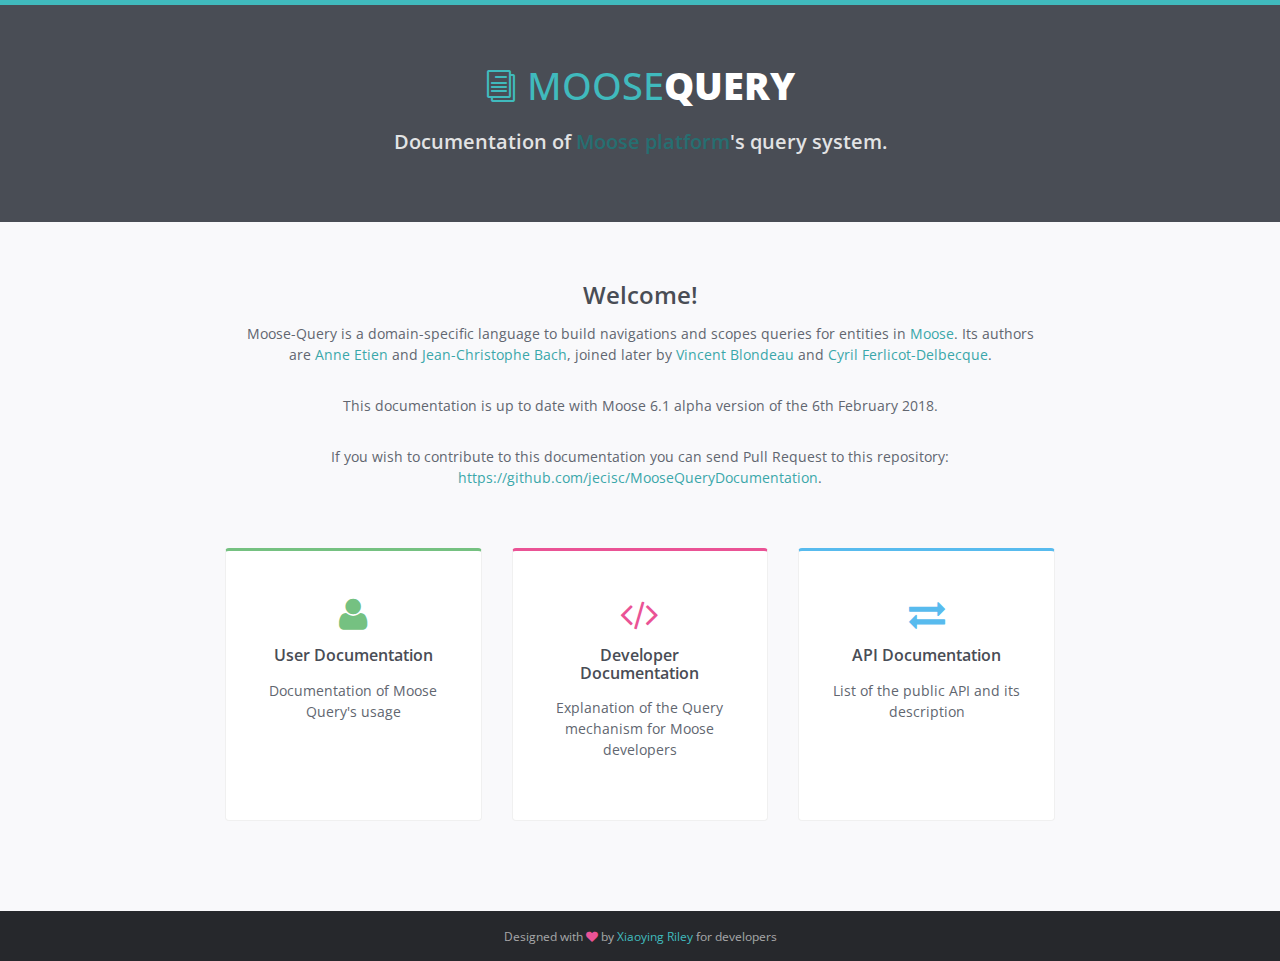
<file: index.html>
<!DOCTYPE html>
<!--[if IE 8]> <html lang="en" class="ie8"> <![endif]-->
<!--[if IE 9]> <html lang="en" class="ie9"> <![endif]-->
<!--[if !IE]><!--> <html lang="en"> <!--<![endif]-->
<head>
    <title>Moose Query Documentation</title>
    <!-- Meta -->
    <meta charset="utf-8">
    <meta http-equiv="X-UA-Compatible" content="IE=edge">
    <meta name="viewport" content="width=device-width, initial-scale=1.0">
    <meta name="description" content="Documentation of Moose Query, the query systeme of the Moose platform.">
    <meta name="author" content="Cyril Ferlicot-Delbecque">

    <!-- Favicon -->
    <link rel="apple-touch-icon" sizes="57x57" href="assets/favicon/apple-icon-57x57.png">
    <link rel="apple-touch-icon" sizes="60x60" href="assets/favicon/apple-icon-60x60.png">
    <link rel="apple-touch-icon" sizes="72x72" href="assets/favicon/apple-icon-72x72.png">
    <link rel="apple-touch-icon" sizes="76x76" href="assets/favicon/apple-icon-76x76.png">
    <link rel="apple-touch-icon" sizes="114x114" href="assets/favicon/apple-icon-114x114.png">
    <link rel="apple-touch-icon" sizes="120x120" href="assets/favicon/apple-icon-120x120.png">
    <link rel="apple-touch-icon" sizes="144x144" href="assets/favicon/apple-icon-144x144.png">
    <link rel="apple-touch-icon" sizes="152x152" href="assets/favicon/apple-icon-152x152.png">
    <link rel="apple-touch-icon" sizes="180x180" href="assets/favicon/apple-icon-180x180.png">
    <link rel="icon" type="image/png" sizes="192x192"  href="assets/favicon/android-icon-192x192.png">
    <link rel="icon" type="image/png" sizes="32x32" href="assets/favicon/favicon-32x32.png">
    <link rel="icon" type="image/png" sizes="96x96" href="assets/favicon/favicon-96x96.png">
    <link rel="icon" type="image/png" sizes="16x16" href="assets/favicon/favicon-16x16.png">
    <link rel="manifest" href="assets/favicon/manifest.json">
    <meta name="msapplication-TileColor" content="#ffffff">
    <meta name="msapplication-TileImage" content="assets/favicon/ms-icon-144x144.png">
    <meta name="theme-color" content="#ffffff">
    <!-- End Favicon -->

    <link href='http://fonts.googleapis.com/css?family=Open+Sans:300italic,400italic,600italic,700italic,800italic,400,300,600,700,800' rel='stylesheet' type='text/css'>
    <!-- Global CSS -->
    <link rel="stylesheet" href="assets/plugins/bootstrap/css/bootstrap.min.css">
    <!-- Plugins CSS -->
    <link rel="stylesheet" href="assets/plugins/font-awesome/css/font-awesome.css">
    <link rel="stylesheet" href="assets/plugins/elegant_font/css/style.css">

    <!-- Theme CSS -->
    <link id="theme-style" rel="stylesheet" href="assets/css/styles.css">
    <!-- HTML5 shim and Respond.js IE8 support of HTML5 elements and media queries -->
    <!--[if lt IE 9]>
      <script src="assets/js/html5shiv.js"></script>
      <script src="assets/js/respond.min.js"></script>
    <![endif]-->
</head>

<body class="landing-page">
    <div class="page-wrapper">

        <!-- ******Header****** -->
        <header class="header text-center">
            <div class="container">
                <div class="branding">
                    <h1 class="logo">
                        <span aria-hidden="true" class="icon_documents_alt icon"></span>
                        <span class="text-highlight">Moose</span><span class="text-bold">Query</span>
                    </h1>
                </div><!--//branding-->
                <div class="tagline">
                    <p>Documentation of <a href="http://www.moosetechnology.org/" class="text-highlight">Moose platform</a>'s query system.</p>
                </div><!--//tagline-->
            </div><!--//container-->
        </header><!--//header-->

        <section class="cards-section text-center">
            <div class="container">
                <h2 class="title">Welcome!</h2>
                <div class="intro">
                    <p>
                        Moose-Query is a domain-specific language to build navigations and scopes queries for entities in <a href="http://www.moosetechnology.org/" class="text-highlight">Moose</a>. Its authors are <a href="http://www.lifl.fr/~etien/">Anne Etien</a> and <a href="https://perso.telecom-bretagne.eu/jcbach/">Jean-Christophe Bach</a>, joined later by <a href="mailto:vincent.blondeau@polytech-lille.net">Vincent Blondeau</a> and <a href="https://ferlicot.fr/">Cyril Ferlicot-Delbecque</a>.
                    </p>
                    <br>
                    <p>
                        This documentation is up to date with Moose 6.1 alpha version of the 6th February 2018.
                    </p>
                    <br>
                    <p>
                        If you wish to contribute to this documentation you can send Pull Request to this repository: <a href="https://github.com/jecisc/MooseQueryDocumentation">https://github.com/jecisc/MooseQueryDocumentation</a>.
                    </p>

                    <!-- Maybe useful for a futur PDF download of the doc?
                    <div class="cta-container">
                        <a class="btn btn-primary btn-cta" href="http://themes.3rdwavemedia.com/" target="_blank"><i class="fa fa-cloud-download"></i> Download Now</a>
                    </div>
                    -->

                </div><!--//intro-->
                <div id="cards-wrapper" class="cards-wrapper row">
                    <div class="item item-green col-md-4 col-sm-6 col-xs-6">
                        <div class="item-inner">
                            <div class="icon-holder">
                                <i class="icon fa fa-user"></i>
                            </div><!--//icon-holder-->
                            <h3 class="title">User Documentation</h3>
                            <p class="intro">Documentation of Moose Query's usage</p>
                            <a class="link" href="userdocumentation.html"><span></span></a>
                        </div><!--//item-inner-->
                    </div><!--//item-->
                    <div class="item item-pink item-2 col-md-4 col-sm-6 col-xs-6">
                        <div class="item-inner">
                            <div class="icon-holder">
                                <span aria-hidden="true" class="icon fa fa-code"></span>
                            </div><!--//icon-holder-->
                            <h3 class="title">Developer Documentation</h3>
                            <p class="intro">Explanation of the Query mechanism for Moose developers</p>
                            <a class="link" href="devdocumentation.html"><span></span></a>
                        </div><!--//item-inner-->
                    </div><!--//item-->
                    <div class="item item-blue col-md-4 col-sm-6 col-xs-6">
                        <div class="item-inner">
                            <div class="icon-holder">
                                <span aria-hidden="true" class="icon fa fa-exchange"></span>
                            </div><!--//icon-holder-->
                            <h3 class="title">API Documentation</h3>
                            <p class="intro">List of the public API and its description</p>
                            <a class="link" href="api.html"><span></span></a>
                        </div><!--//item-inner-->
                    </div><!--//item-->
                </div><!--//cards-->

            </div><!--//container-->
        </section><!--//cards-section-->
    </div><!--//page-wrapper-->

    <footer class="footer text-center">
        <div class="container">
            <!--/* This template is released under the Creative Commons Attribution 3.0 License. Please keep the attribution link below when using for your own project. Thank you for your support. :) If you'd like to use the template without the attribution, you can check out other license options via our website: themes.3rdwavemedia.com */-->
            <small class="copyright">Designed with <i class="fa fa-heart"></i> by <a href="http://themes.3rdwavemedia.com/" target="_blank">Xiaoying Riley</a> for developers</small>

        </div><!--//container-->
    </footer><!--//footer-->

    <!-- Main Javascript -->
    <script type="text/javascript" src="assets/plugins/jquery-1.12.3.min.js"></script>
    <script type="text/javascript" src="assets/plugins/bootstrap/js/bootstrap.min.js"></script>
    <script type="text/javascript" src="assets/plugins/jquery-match-height/jquery.matchHeight-min.js"></script>
    <script type="text/javascript" src="assets/js/main.js"></script>

</body>
</html>
</file>
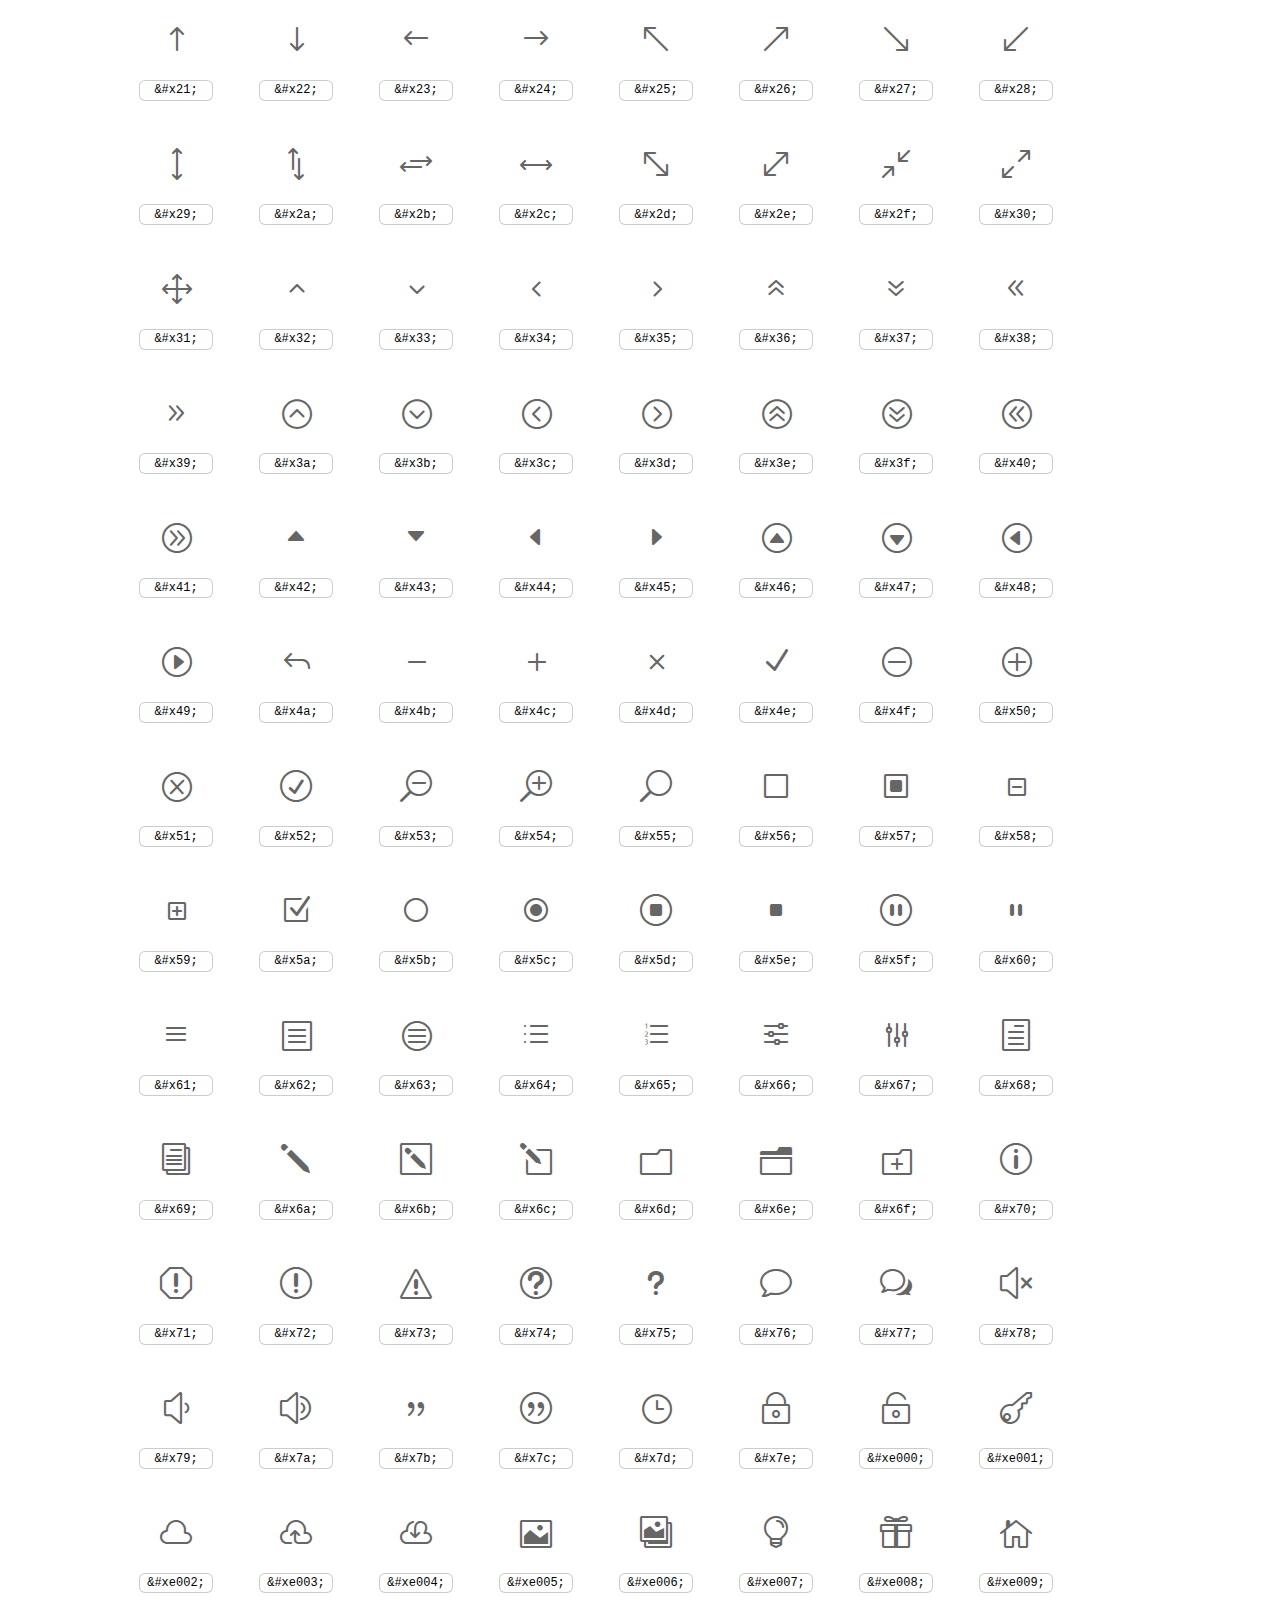
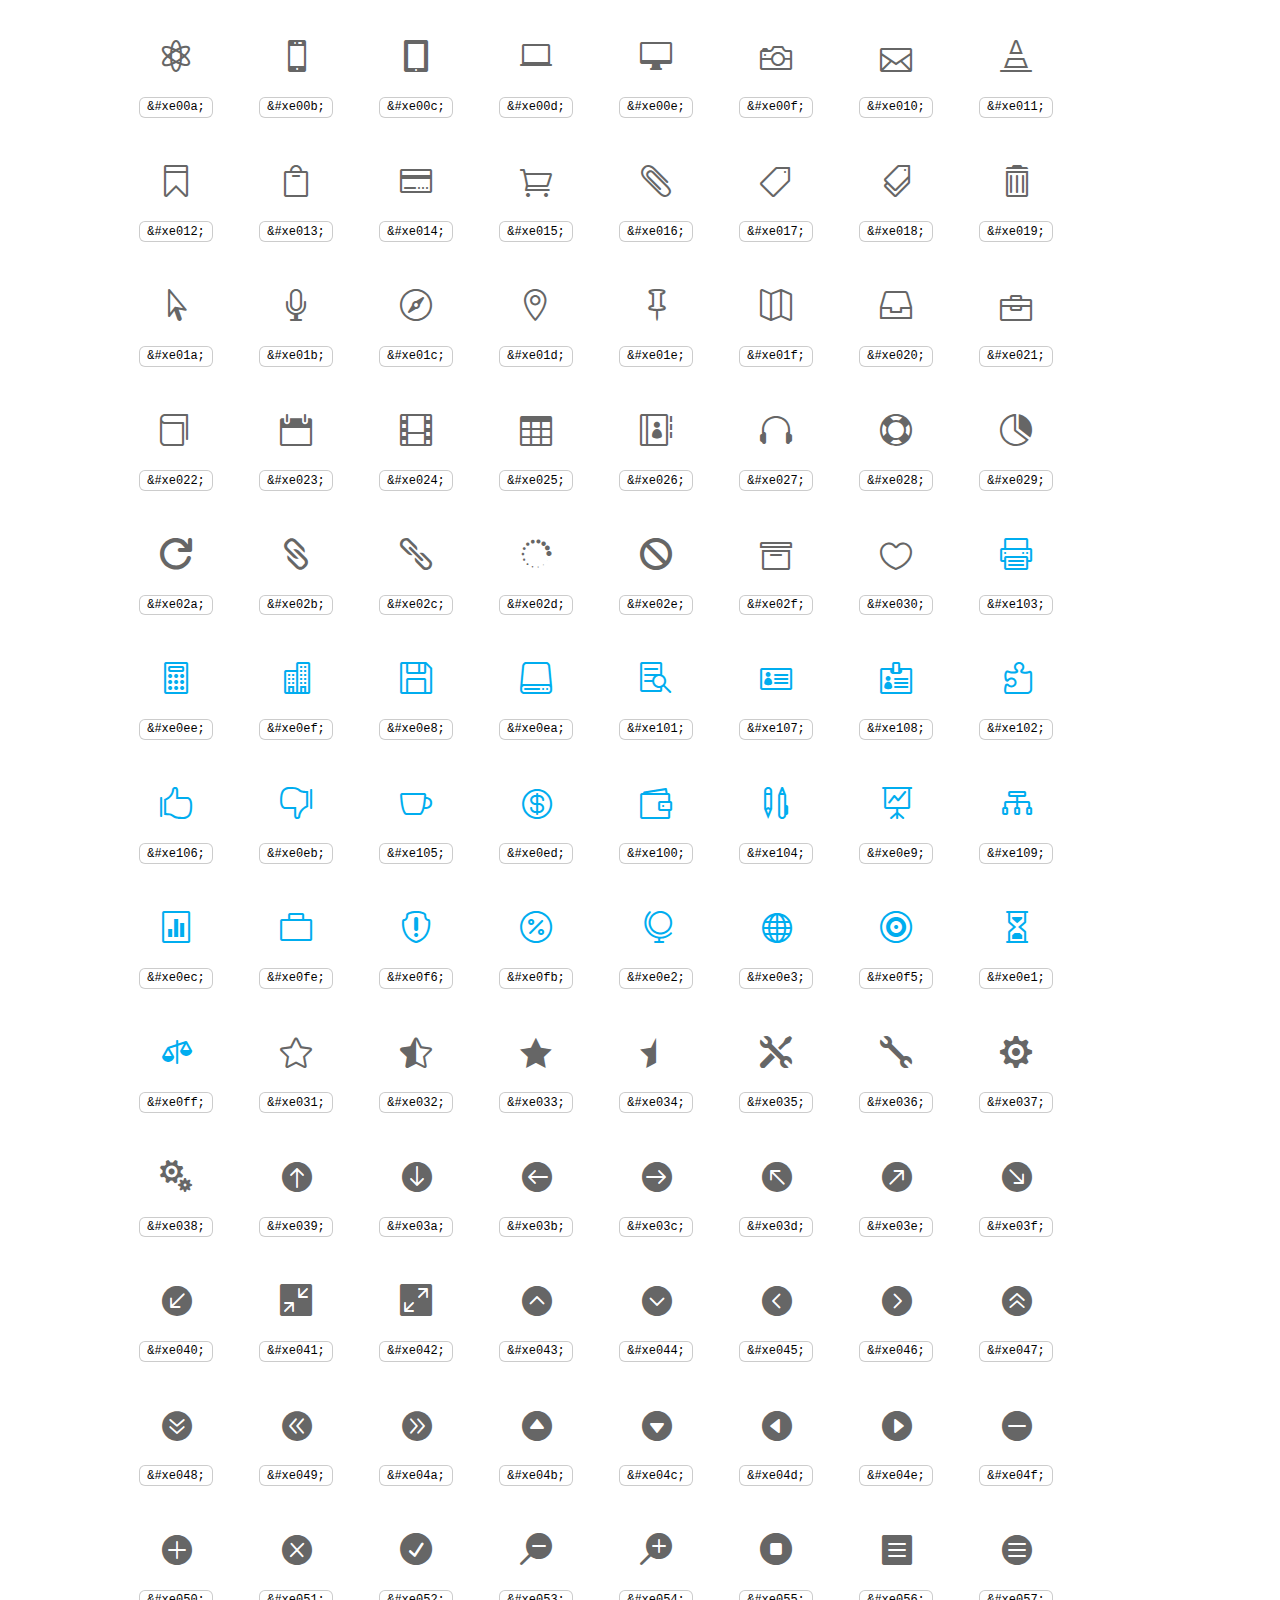
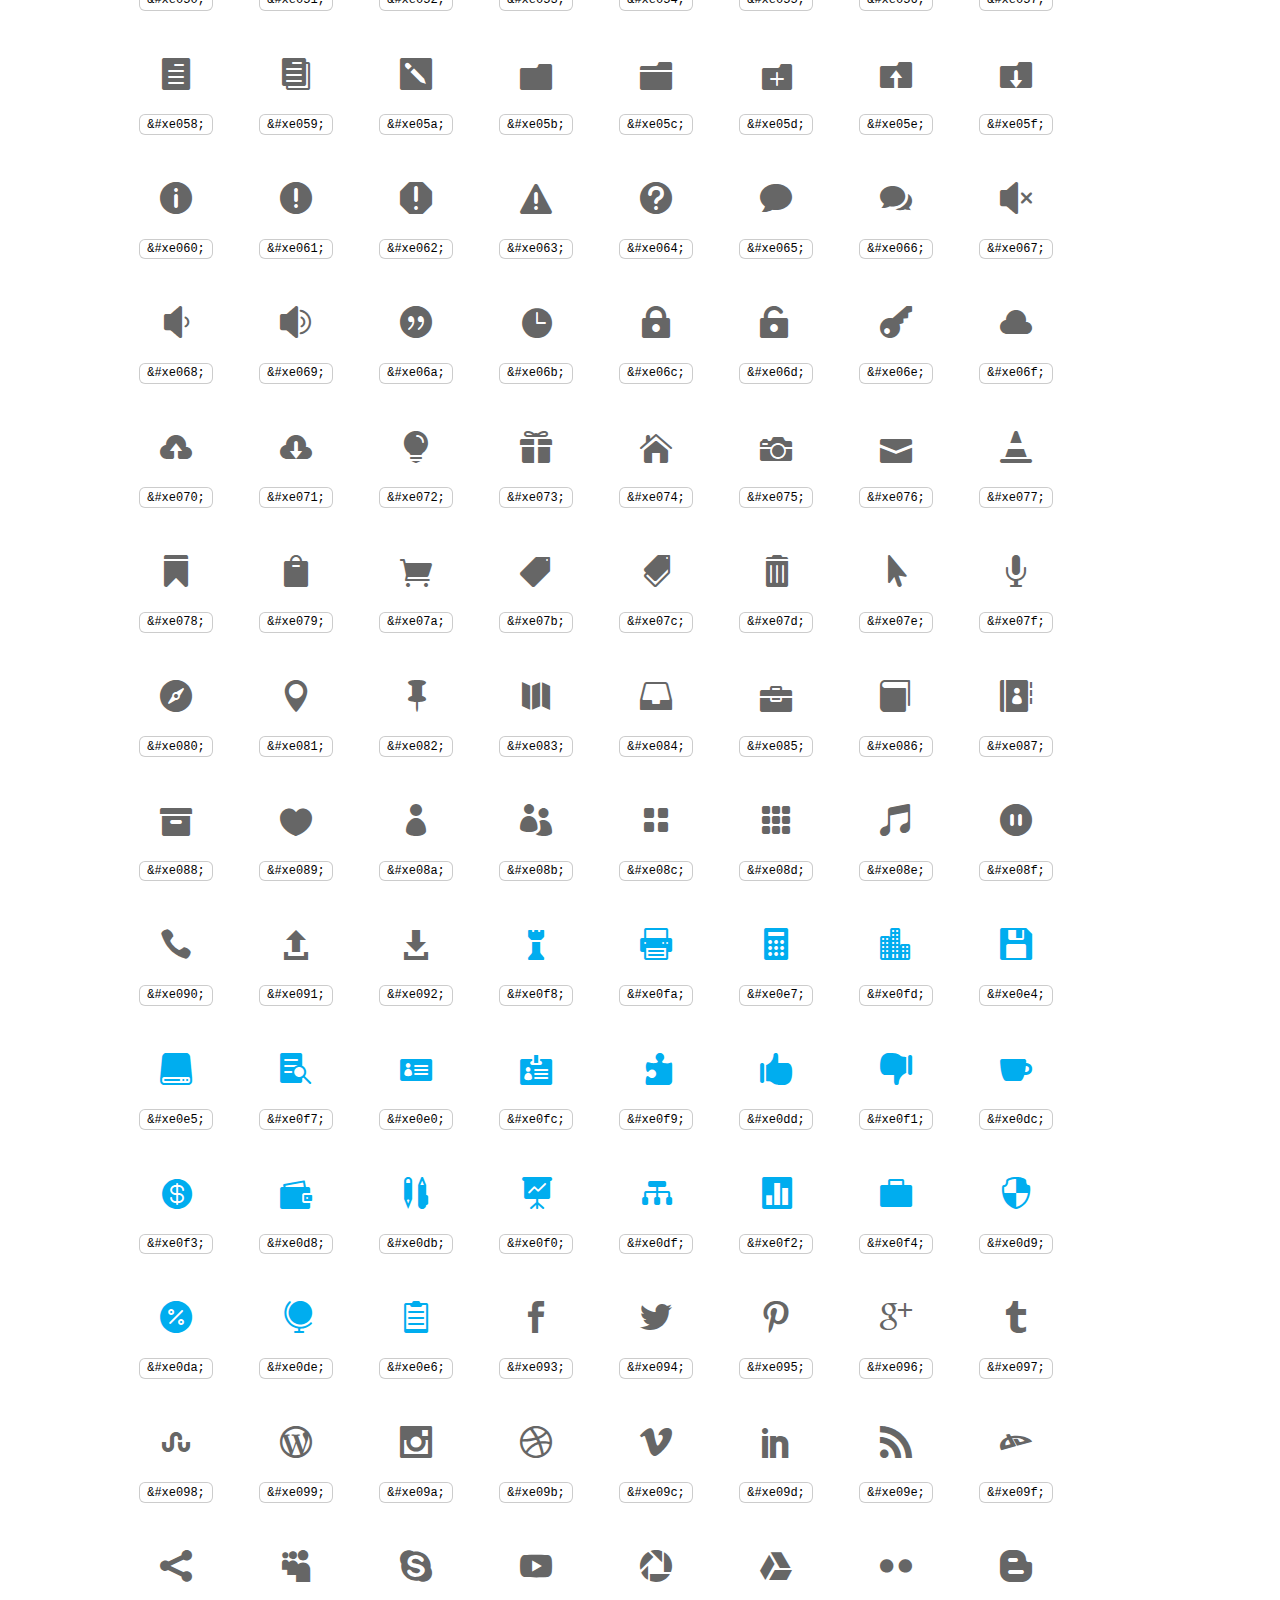
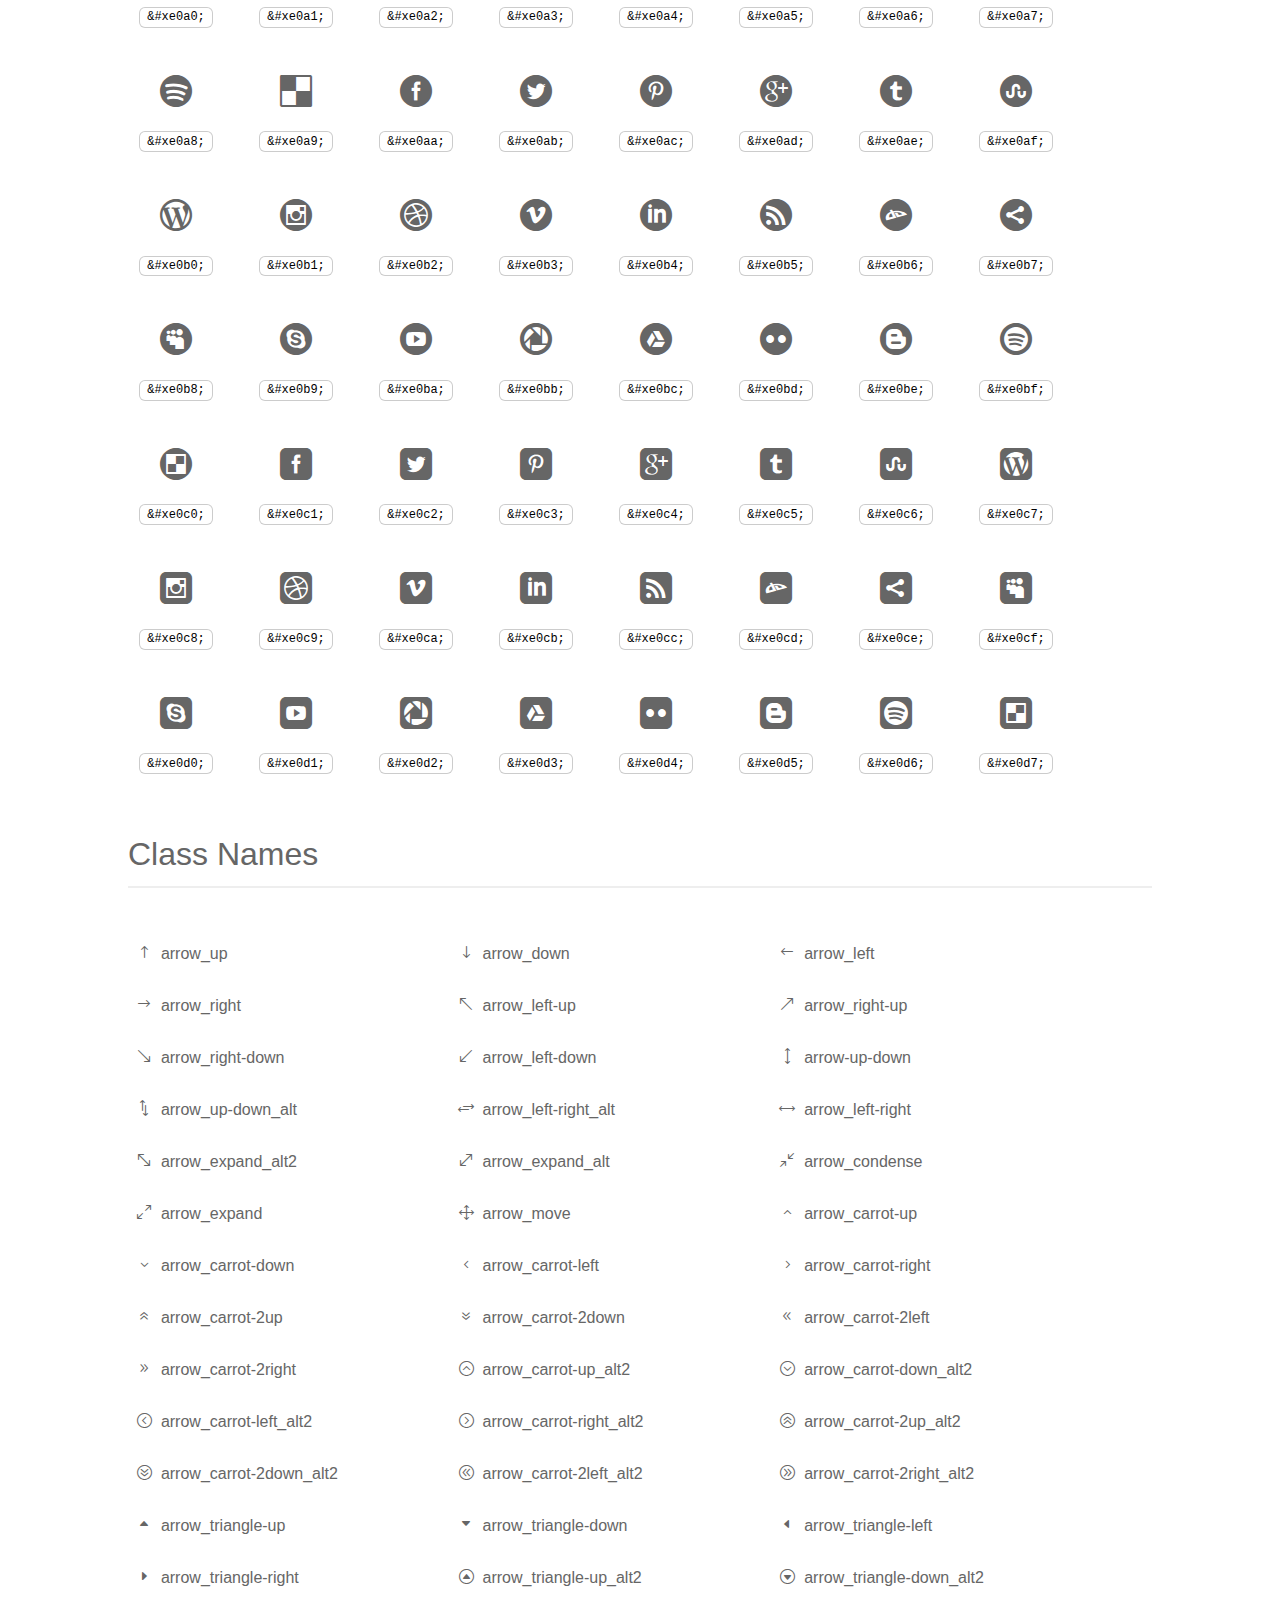
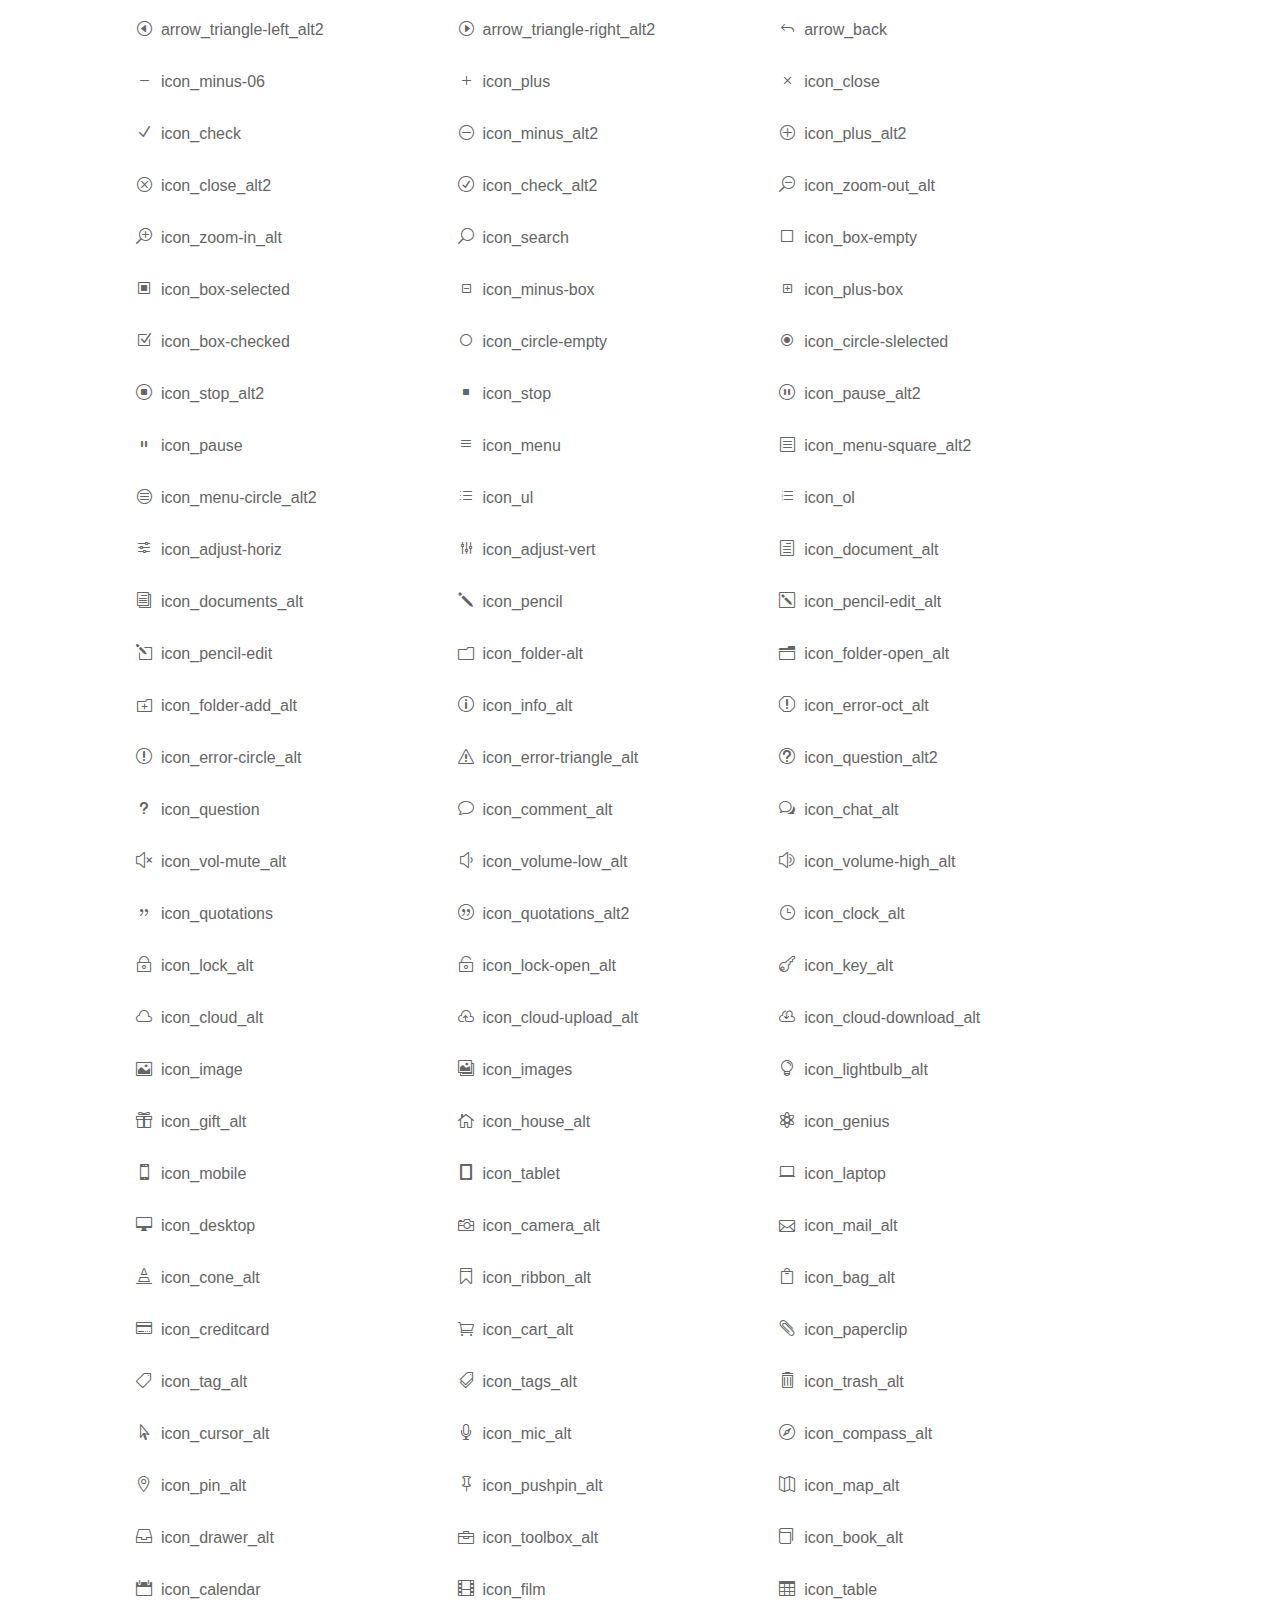
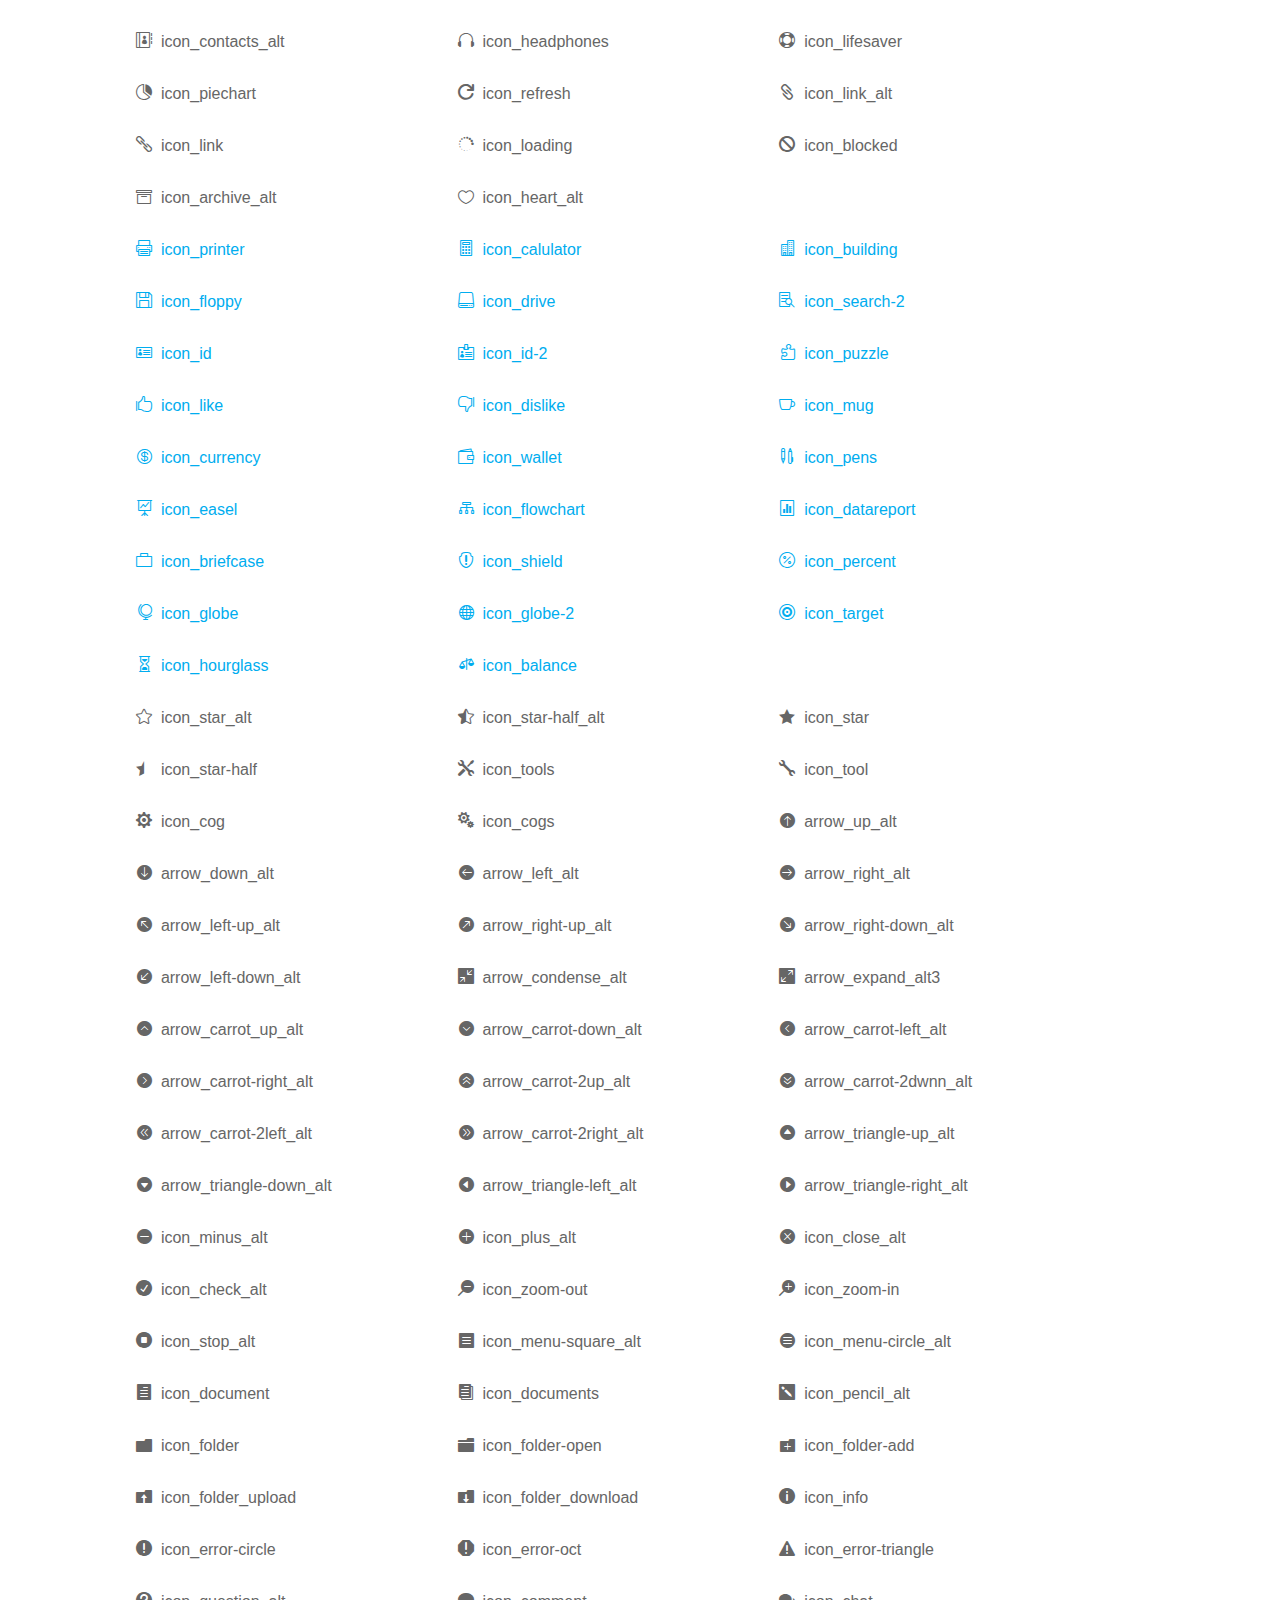
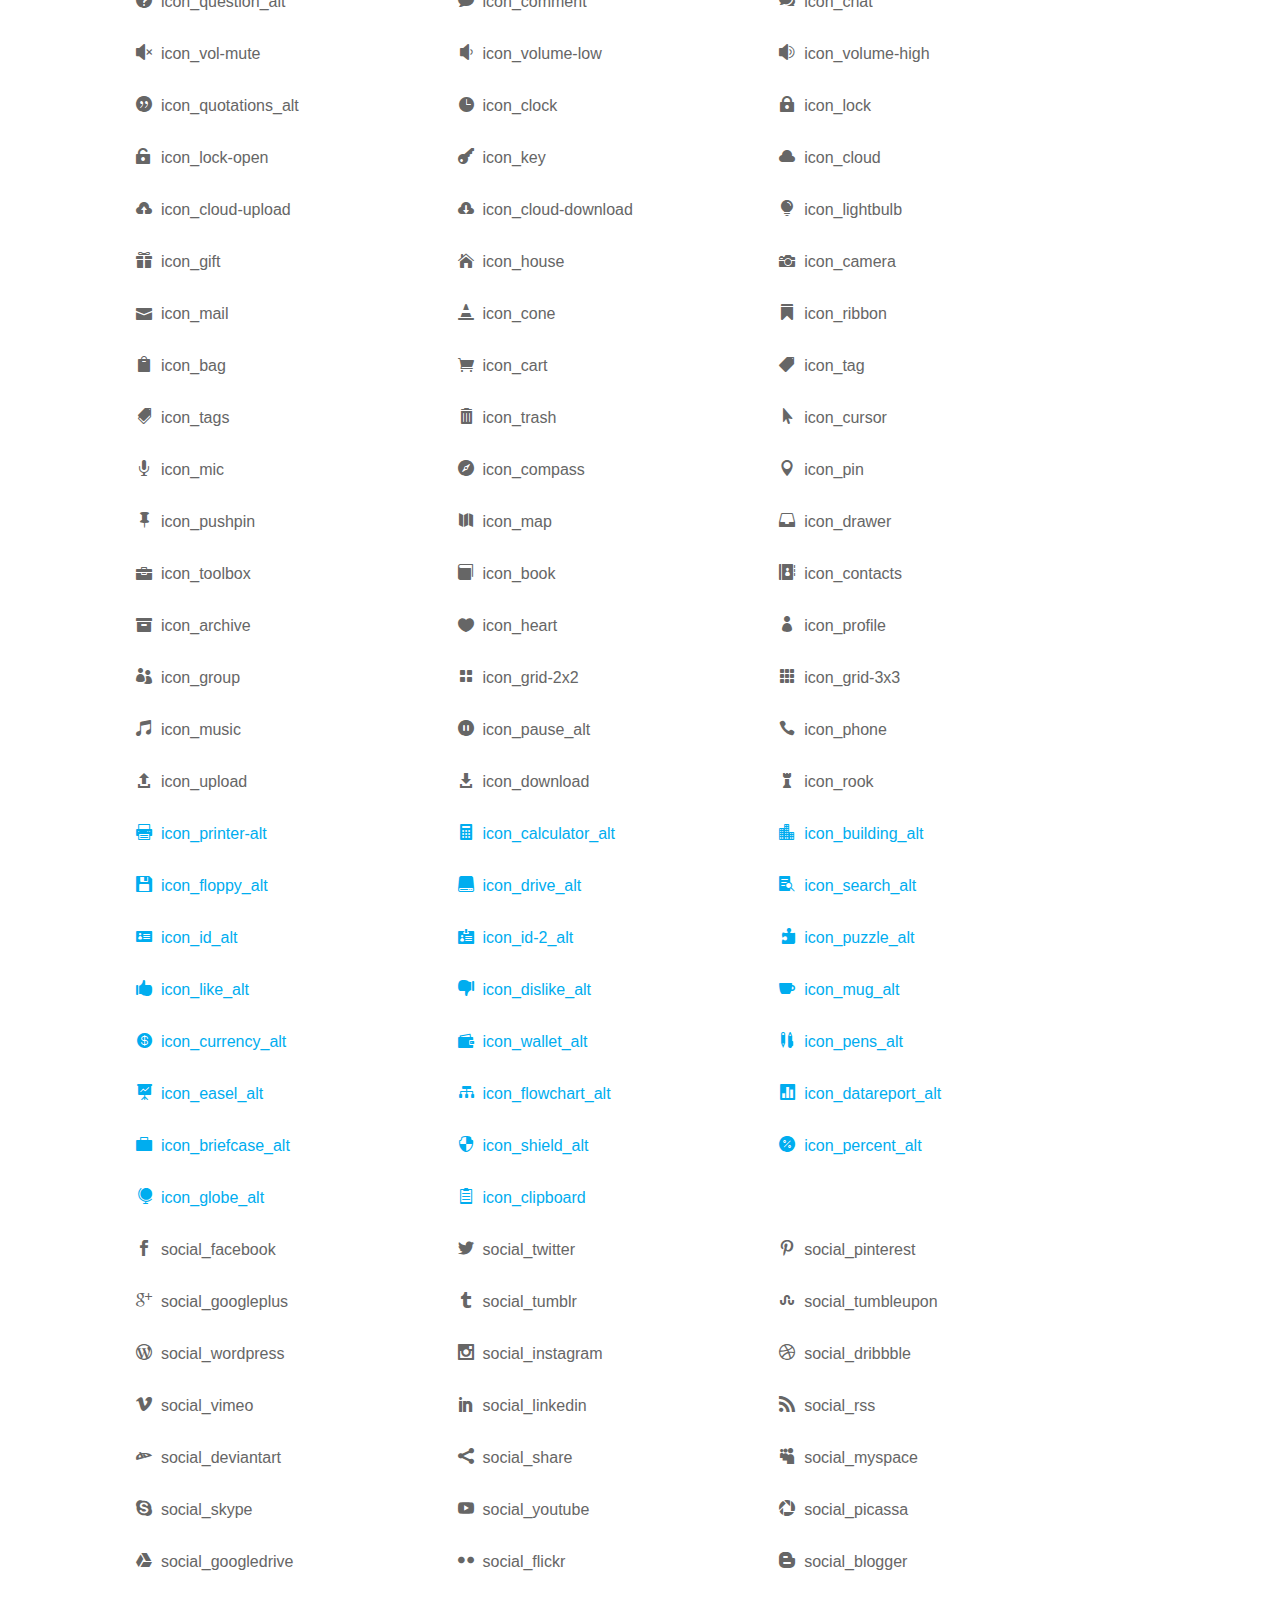
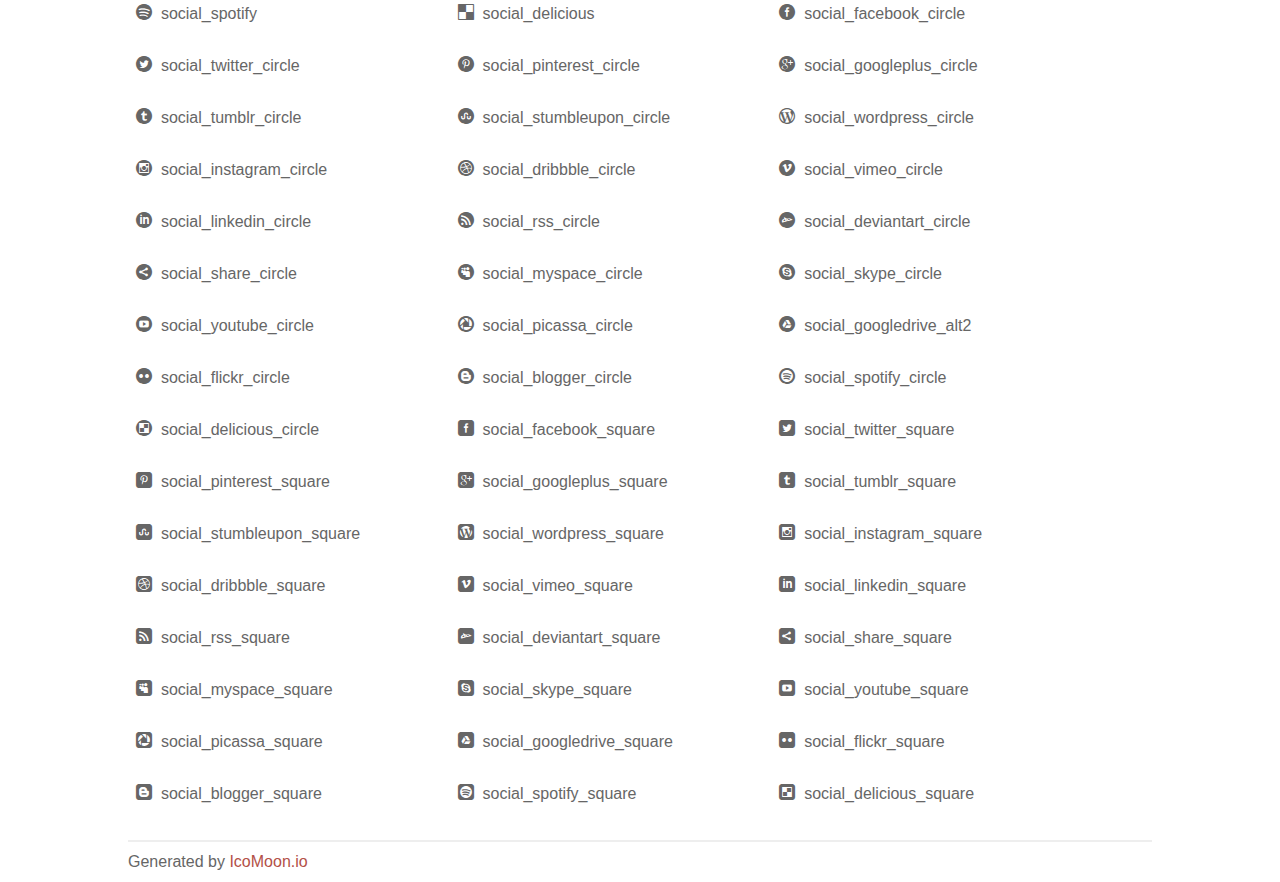
<file: assets/plugins/elegant_font/css/index.html>
<!doctype html>
<html>
<head>
<title>Your Font/Glyphs</title>
<link rel="stylesheet" href="style.css" />
<!--[if lte IE 7]><script src="lte-ie7.js"></script><![endif]-->
<style>
	section, header, footer {display: block;}
	body {
		font-family: sans-serif;
		color: #666;
		line-height: 1.5;
		font-size: 1em;
	}
	* {
		-moz-box-sizing: border-box;
		-webkit-box-sizing: border-box;
		box-sizing: border-box;
		margin: 0;
		padding: 0;
	}
	.glyph {
		float: left;
		text-align: center;
		padding: .75em;
		margin: .4em 1.5em .75em 0;
		width: 6em;
		text-shadow: none;
	}
	
	.glyph input {
		font-family: consolas, monospace;
		font-size: 12px;
		width: 100%;
		text-align: center;
		border: 0;
		box-shadow: 0 0 0 1px #ccc;
		padding: .2em;
                -moz-border-radius: 5px;
                -webkit-border-radius: 5px;
	}
	
	

	.new {
		color:#00adef !important;
	}

	
	.w-main {
		width: 80%;
	}
	.centered {
		margin-left: auto;
		margin-right: auto;
	}
	.fs1 {
		font-size: 2em;
	}
	header {
		margin: 2em 0;
		padding-bottom: .5em;
		color: #666;
		box-shadow: 0 2px #eee;
	}
	header h1 {
		font-size: 2em;
		font-weight: normal;
	}
	.clearfix:before, .clearfix:after { content: ""; display: table; }
	.clearfix:after, .clear { clear: both; }
	footer {
		margin-top: 2em;
		padding: .5em 0;
		box-shadow: 0 -2px #eee;
	}
	a, a:visited {
		color: #B35047;
		text-decoration: none;
	}
	a:hover, a:focus {color: #000;}
	
	.box1 {
		font-size: 16px;
		display: inline-block;
		width: 30%;
		padding: .25em .5em;
		margin: 20px 10px 0 0;
	}
</style>
</head>
<body>
	<div class="w-main centered">
	<section class="mtm clearfix" id="glyphs">
	<div class="glyph">
		<div class="fs1" aria-hidden="true" data-icon="&#x21;"></div>
		<input type="text" readonly value="&amp;#x21;" />
	</div>
	<div class="glyph">
		<div class="fs1" aria-hidden="true" data-icon="&#x22;"></div>
		<input type="text" readonly value="&amp;#x22;" />
	</div>
	<div class="glyph">
		<div class="fs1" aria-hidden="true" data-icon="&#x23;"></div>
		<input type="text" readonly value="&amp;#x23;" />
	</div>
	<div class="glyph">
		<div class="fs1" aria-hidden="true" data-icon="&#x24;"></div>
		<input type="text" readonly value="&amp;#x24;" />
	</div>
	<div class="glyph">
		<div class="fs1" aria-hidden="true" data-icon="&#x25;"></div>
		<input type="text" readonly value="&amp;#x25;" />
	</div>
	<div class="glyph">
		<div class="fs1" aria-hidden="true" data-icon="&#x26;"></div>
		<input type="text" readonly value="&amp;#x26;" />
	</div>
	<div class="glyph">
		<div class="fs1" aria-hidden="true" data-icon="&#x27;"></div>
		<input type="text" readonly value="&amp;#x27;" />
	</div>
	<div class="glyph">
		<div class="fs1" aria-hidden="true" data-icon="&#x28;"></div>
		<input type="text" readonly value="&amp;#x28;" />
	</div>
	<div class="glyph">
		<div class="fs1" aria-hidden="true" data-icon="&#x29;"></div>
		<input type="text" readonly value="&amp;#x29;" />
	</div>
	<div class="glyph">
		<div class="fs1" aria-hidden="true" data-icon="&#x2a;"></div>
		<input type="text" readonly value="&amp;#x2a;" />
	</div>
	<div class="glyph">
		<div class="fs1" aria-hidden="true" data-icon="&#x2b;"></div>
		<input type="text" readonly value="&amp;#x2b;" />
	</div>
	<div class="glyph">
		<div class="fs1" aria-hidden="true" data-icon="&#x2c;"></div>
		<input type="text" readonly value="&amp;#x2c;" />
	</div>
	<div class="glyph">
		<div class="fs1" aria-hidden="true" data-icon="&#x2d;"></div>
		<input type="text" readonly value="&amp;#x2d;" />
	</div>
	<div class="glyph">
		<div class="fs1" aria-hidden="true" data-icon="&#x2e;"></div>
		<input type="text" readonly value="&amp;#x2e;" />
	</div>
	<div class="glyph">
		<div class="fs1" aria-hidden="true" data-icon="&#x2f;"></div>
		<input type="text" readonly value="&amp;#x2f;" />
	</div>
	<div class="glyph">
		<div class="fs1" aria-hidden="true" data-icon="&#x30;"></div>
		<input type="text" readonly value="&amp;#x30;" />
	</div>
	<div class="glyph">
		<div class="fs1" aria-hidden="true" data-icon="&#x31;"></div>
		<input type="text" readonly value="&amp;#x31;" />
	</div>
	<div class="glyph">
		<div class="fs1" aria-hidden="true" data-icon="&#x32;"></div>
		<input type="text" readonly value="&amp;#x32;" />
	</div>
	<div class="glyph">
		<div class="fs1" aria-hidden="true" data-icon="&#x33;"></div>
		<input type="text" readonly value="&amp;#x33;" />
	</div>
	<div class="glyph">
		<div class="fs1" aria-hidden="true" data-icon="&#x34;"></div>
		<input type="text" readonly value="&amp;#x34;" />
	</div>
	<div class="glyph">
		<div class="fs1" aria-hidden="true" data-icon="&#x35;"></div>
		<input type="text" readonly value="&amp;#x35;" />
	</div>
	<div class="glyph">
		<div class="fs1" aria-hidden="true" data-icon="&#x36;"></div>
		<input type="text" readonly value="&amp;#x36;" />
	</div>
	<div class="glyph">
		<div class="fs1" aria-hidden="true" data-icon="&#x37;"></div>
		<input type="text" readonly value="&amp;#x37;" />
	</div>
	<div class="glyph">
		<div class="fs1" aria-hidden="true" data-icon="&#x38;"></div>
		<input type="text" readonly value="&amp;#x38;" />
	</div>
	<div class="glyph">
		<div class="fs1" aria-hidden="true" data-icon="&#x39;"></div>
		<input type="text" readonly value="&amp;#x39;" />
	</div>
	<div class="glyph">
		<div class="fs1" aria-hidden="true" data-icon="&#x3a;"></div>
		<input type="text" readonly value="&amp;#x3a;" />
	</div>
	<div class="glyph">
		<div class="fs1" aria-hidden="true" data-icon="&#x3b;"></div>
		<input type="text" readonly value="&amp;#x3b;" />
	</div>
	<div class="glyph">
		<div class="fs1" aria-hidden="true" data-icon="&#x3c;"></div>
		<input type="text" readonly value="&amp;#x3c;" />
	</div>
	<div class="glyph">
		<div class="fs1" aria-hidden="true" data-icon="&#x3d;"></div>
		<input type="text" readonly value="&amp;#x3d;" />
	</div>
	<div class="glyph">
		<div class="fs1" aria-hidden="true" data-icon="&#x3e;"></div>
		<input type="text" readonly value="&amp;#x3e;" />
	</div>
	<div class="glyph">
		<div class="fs1" aria-hidden="true" data-icon="&#x3f;"></div>
		<input type="text" readonly value="&amp;#x3f;" />
	</div>
	<div class="glyph">
		<div class="fs1" aria-hidden="true" data-icon="&#x40;"></div>
		<input type="text" readonly value="&amp;#x40;" />
	</div>
	<div class="glyph">
		<div class="fs1" aria-hidden="true" data-icon="&#x41;"></div>
		<input type="text" readonly value="&amp;#x41;" />
	</div>
	<div class="glyph">
		<div class="fs1" aria-hidden="true" data-icon="&#x42;"></div>
		<input type="text" readonly value="&amp;#x42;" />
	</div>
	<div class="glyph">
		<div class="fs1" aria-hidden="true" data-icon="&#x43;"></div>
		<input type="text" readonly value="&amp;#x43;" />
	</div>
	<div class="glyph">
		<div class="fs1" aria-hidden="true" data-icon="&#x44;"></div>
		<input type="text" readonly value="&amp;#x44;" />
	</div>
	<div class="glyph">
		<div class="fs1" aria-hidden="true" data-icon="&#x45;"></div>
		<input type="text" readonly value="&amp;#x45;" />
	</div>
	<div class="glyph">
		<div class="fs1" aria-hidden="true" data-icon="&#x46;"></div>
		<input type="text" readonly value="&amp;#x46;" />
	</div>
	<div class="glyph">
		<div class="fs1" aria-hidden="true" data-icon="&#x47;"></div>
		<input type="text" readonly value="&amp;#x47;" />
	</div>
	<div class="glyph">
		<div class="fs1" aria-hidden="true" data-icon="&#x48;"></div>
		<input type="text" readonly value="&amp;#x48;" />
	</div>
	<div class="glyph">
		<div class="fs1" aria-hidden="true" data-icon="&#x49;"></div>
		<input type="text" readonly value="&amp;#x49;" />
	</div>
	<div class="glyph">
		<div class="fs1" aria-hidden="true" data-icon="&#x4a;"></div>
		<input type="text" readonly value="&amp;#x4a;" />
	</div>
	<div class="glyph">
		<div class="fs1" aria-hidden="true" data-icon="&#x4b;"></div>
		<input type="text" readonly value="&amp;#x4b;" />
	</div>
	<div class="glyph">
		<div class="fs1" aria-hidden="true" data-icon="&#x4c;"></div>
		<input type="text" readonly value="&amp;#x4c;" />
	</div>
	<div class="glyph">
		<div class="fs1" aria-hidden="true" data-icon="&#x4d;"></div>
		<input type="text" readonly value="&amp;#x4d;" />
	</div>
	<div class="glyph">
		<div class="fs1" aria-hidden="true" data-icon="&#x4e;"></div>
		<input type="text" readonly value="&amp;#x4e;" />
	</div>
	<div class="glyph">
		<div class="fs1" aria-hidden="true" data-icon="&#x4f;"></div>
		<input type="text" readonly value="&amp;#x4f;" />
	</div>
	<div class="glyph">
		<div class="fs1" aria-hidden="true" data-icon="&#x50;"></div>
		<input type="text" readonly value="&amp;#x50;" />
	</div>
	<div class="glyph">
		<div class="fs1" aria-hidden="true" data-icon="&#x51;"></div>
		<input type="text" readonly value="&amp;#x51;" />
	</div>
	<div class="glyph">
		<div class="fs1" aria-hidden="true" data-icon="&#x52;"></div>
		<input type="text" readonly value="&amp;#x52;" />
	</div>
	<div class="glyph">
		<div class="fs1" aria-hidden="true" data-icon="&#x53;"></div>
		<input type="text" readonly value="&amp;#x53;" />
	</div>
	<div class="glyph">
		<div class="fs1" aria-hidden="true" data-icon="&#x54;"></div>
		<input type="text" readonly value="&amp;#x54;" />
	</div>
	<div class="glyph">
		<div class="fs1" aria-hidden="true" data-icon="&#x55;"></div>
		<input type="text" readonly value="&amp;#x55;" />
	</div>
	<div class="glyph">
		<div class="fs1" aria-hidden="true" data-icon="&#x56;"></div>
		<input type="text" readonly value="&amp;#x56;" />
	</div>
	<div class="glyph">
		<div class="fs1" aria-hidden="true" data-icon="&#x57;"></div>
		<input type="text" readonly value="&amp;#x57;" />
	</div>
	<div class="glyph">
		<div class="fs1" aria-hidden="true" data-icon="&#x58;"></div>
		<input type="text" readonly value="&amp;#x58;" />
	</div>
	<div class="glyph">
		<div class="fs1" aria-hidden="true" data-icon="&#x59;"></div>
		<input type="text" readonly value="&amp;#x59;" />
	</div>
	<div class="glyph">
		<div class="fs1" aria-hidden="true" data-icon="&#x5a;"></div>
		<input type="text" readonly value="&amp;#x5a;" />
	</div>
	<div class="glyph">
		<div class="fs1" aria-hidden="true" data-icon="&#x5b;"></div>
		<input type="text" readonly value="&amp;#x5b;" />
	</div>
	<div class="glyph">
		<div class="fs1" aria-hidden="true" data-icon="&#x5c;"></div>
		<input type="text" readonly value="&amp;#x5c;" />
	</div>
	<div class="glyph">
		<div class="fs1" aria-hidden="true" data-icon="&#x5d;"></div>
		<input type="text" readonly value="&amp;#x5d;" />
	</div>
	<div class="glyph">
		<div class="fs1" aria-hidden="true" data-icon="&#x5e;"></div>
		<input type="text" readonly value="&amp;#x5e;" />
	</div>
	<div class="glyph">
		<div class="fs1" aria-hidden="true" data-icon="&#x5f;"></div>
		<input type="text" readonly value="&amp;#x5f;" />
	</div>
	<div class="glyph">
		<div class="fs1" aria-hidden="true" data-icon="&#x60;"></div>
		<input type="text" readonly value="&amp;#x60;" />
	</div>
	<div class="glyph">
		<div class="fs1" aria-hidden="true" data-icon="&#x61;"></div>
		<input type="text" readonly value="&amp;#x61;" />
	</div>
	<div class="glyph">
		<div class="fs1" aria-hidden="true" data-icon="&#x62;"></div>
		<input type="text" readonly value="&amp;#x62;" />
	</div>
	<div class="glyph">
		<div class="fs1" aria-hidden="true" data-icon="&#x63;"></div>
		<input type="text" readonly value="&amp;#x63;" />
	</div>
	<div class="glyph">
		<div class="fs1" aria-hidden="true" data-icon="&#x64;"></div>
		<input type="text" readonly value="&amp;#x64;" />
	</div>
	<div class="glyph">
		<div class="fs1" aria-hidden="true" data-icon="&#x65;"></div>
		<input type="text" readonly value="&amp;#x65;" />
	</div>
	<div class="glyph">
		<div class="fs1" aria-hidden="true" data-icon="&#x66;"></div>
		<input type="text" readonly value="&amp;#x66;" />
	</div>
	<div class="glyph">
		<div class="fs1" aria-hidden="true" data-icon="&#x67;"></div>
		<input type="text" readonly value="&amp;#x67;" />
	</div>
	<div class="glyph">
		<div class="fs1" aria-hidden="true" data-icon="&#x68;"></div>
		<input type="text" readonly value="&amp;#x68;" />
	</div>
	<div class="glyph">
		<div class="fs1" aria-hidden="true" data-icon="&#x69;"></div>
		<input type="text" readonly value="&amp;#x69;" />
	</div>
	<div class="glyph">
		<div class="fs1" aria-hidden="true" data-icon="&#x6a;"></div>
		<input type="text" readonly value="&amp;#x6a;" />
	</div>
	<div class="glyph">
		<div class="fs1" aria-hidden="true" data-icon="&#x6b;"></div>
		<input type="text" readonly value="&amp;#x6b;" />
	</div>
	<div class="glyph">
		<div class="fs1" aria-hidden="true" data-icon="&#x6c;"></div>
		<input type="text" readonly value="&amp;#x6c;" />
	</div>
	<div class="glyph">
		<div class="fs1" aria-hidden="true" data-icon="&#x6d;"></div>
		<input type="text" readonly value="&amp;#x6d;" />
	</div>
	<div class="glyph">
		<div class="fs1" aria-hidden="true" data-icon="&#x6e;"></div>
		<input type="text" readonly value="&amp;#x6e;" />
	</div>
	<div class="glyph">
		<div class="fs1" aria-hidden="true" data-icon="&#x6f;"></div>
		<input type="text" readonly value="&amp;#x6f;" />
	</div>
	<div class="glyph">
		<div class="fs1" aria-hidden="true" data-icon="&#x70;"></div>
		<input type="text" readonly value="&amp;#x70;" />
	</div>
	<div class="glyph">
		<div class="fs1" aria-hidden="true" data-icon="&#x71;"></div>
		<input type="text" readonly value="&amp;#x71;" />
	</div>
	<div class="glyph">
		<div class="fs1" aria-hidden="true" data-icon="&#x72;"></div>
		<input type="text" readonly value="&amp;#x72;" />
	</div>
	<div class="glyph">
		<div class="fs1" aria-hidden="true" data-icon="&#x73;"></div>
		<input type="text" readonly value="&amp;#x73;" />
	</div>
	<div class="glyph">
		<div class="fs1" aria-hidden="true" data-icon="&#x74;"></div>
		<input type="text" readonly value="&amp;#x74;" />
	</div>
	<div class="glyph">
		<div class="fs1" aria-hidden="true" data-icon="&#x75;"></div>
		<input type="text" readonly value="&amp;#x75;" />
	</div>
	<div class="glyph">
		<div class="fs1" aria-hidden="true" data-icon="&#x76;"></div>
		<input type="text" readonly value="&amp;#x76;" />
	</div>
	<div class="glyph">
		<div class="fs1" aria-hidden="true" data-icon="&#x77;"></div>
		<input type="text" readonly value="&amp;#x77;" />
	</div>
	<div class="glyph">
		<div class="fs1" aria-hidden="true" data-icon="&#x78;"></div>
		<input type="text" readonly value="&amp;#x78;" />
	</div>
	<div class="glyph">
		<div class="fs1" aria-hidden="true" data-icon="&#x79;"></div>
		<input type="text" readonly value="&amp;#x79;" />
	</div>
	<div class="glyph">
		<div class="fs1" aria-hidden="true" data-icon="&#x7a;"></div>
		<input type="text" readonly value="&amp;#x7a;" />
	</div>
	<div class="glyph">
		<div class="fs1" aria-hidden="true" data-icon="&#x7b;"></div>
		<input type="text" readonly value="&amp;#x7b;" />
	</div>
	<div class="glyph">
		<div class="fs1" aria-hidden="true" data-icon="&#x7c;"></div>
		<input type="text" readonly value="&amp;#x7c;" />
	</div>
	<div class="glyph">
		<div class="fs1" aria-hidden="true" data-icon="&#x7d;"></div>
		<input type="text" readonly value="&amp;#x7d;" />
	</div>
	<div class="glyph">
		<div class="fs1" aria-hidden="true" data-icon="&#x7e;"></div>
		<input type="text" readonly value="&amp;#x7e;" />
	</div>
	<div class="glyph">
		<div class="fs1" aria-hidden="true" data-icon="&#xe000;"></div>
		<input type="text" readonly value="&amp;#xe000;" />
	</div>
	<div class="glyph">
		<div class="fs1" aria-hidden="true" data-icon="&#xe001;"></div>
		<input type="text" readonly value="&amp;#xe001;" />
	</div>
	<div class="glyph">
		<div class="fs1" aria-hidden="true" data-icon="&#xe002;"></div>
		<input type="text" readonly value="&amp;#xe002;" />
	</div>
	<div class="glyph">
		<div class="fs1" aria-hidden="true" data-icon="&#xe003;"></div>
		<input type="text" readonly value="&amp;#xe003;" />
	</div>
	<div class="glyph">
		<div class="fs1" aria-hidden="true" data-icon="&#xe004;"></div>
		<input type="text" readonly value="&amp;#xe004;" />
	</div>
	<div class="glyph">
		<div class="fs1" aria-hidden="true" data-icon="&#xe005;"></div>
		<input type="text" readonly value="&amp;#xe005;" />
	</div>
	<div class="glyph">
		<div class="fs1" aria-hidden="true" data-icon="&#xe006;"></div>
		<input type="text" readonly value="&amp;#xe006;" />
	</div>
	<div class="glyph">
		<div class="fs1" aria-hidden="true" data-icon="&#xe007;"></div>
		<input type="text" readonly value="&amp;#xe007;" />
	</div>
	<div class="glyph">
		<div class="fs1" aria-hidden="true" data-icon="&#xe008;"></div>
		<input type="text" readonly value="&amp;#xe008;" />
	</div>
	<div class="glyph">
		<div class="fs1" aria-hidden="true" data-icon="&#xe009;"></div>
		<input type="text" readonly value="&amp;#xe009;" />
	</div>
	<div class="glyph">
		<div class="fs1" aria-hidden="true" data-icon="&#xe00a;"></div>
		<input type="text" readonly value="&amp;#xe00a;" />
	</div>
	<div class="glyph">
		<div class="fs1" aria-hidden="true" data-icon="&#xe00b;"></div>
		<input type="text" readonly value="&amp;#xe00b;" />
	</div>
	<div class="glyph">
		<div class="fs1" aria-hidden="true" data-icon="&#xe00c;"></div>
		<input type="text" readonly value="&amp;#xe00c;" />
	</div>
	<div class="glyph">
		<div class="fs1" aria-hidden="true" data-icon="&#xe00d;"></div>
		<input type="text" readonly value="&amp;#xe00d;" />
	</div>
	<div class="glyph">
		<div class="fs1" aria-hidden="true" data-icon="&#xe00e;"></div>
		<input type="text" readonly value="&amp;#xe00e;" />
	</div>
	<div class="glyph">
		<div class="fs1" aria-hidden="true" data-icon="&#xe00f;"></div>
		<input type="text" readonly value="&amp;#xe00f;" />
	</div>
	<div class="glyph">
		<div class="fs1" aria-hidden="true" data-icon="&#xe010;"></div>
		<input type="text" readonly value="&amp;#xe010;" />
	</div>
	<div class="glyph">
		<div class="fs1" aria-hidden="true" data-icon="&#xe011;"></div>
		<input type="text" readonly value="&amp;#xe011;" />
	</div>
	<div class="glyph">
		<div class="fs1" aria-hidden="true" data-icon="&#xe012;"></div>
		<input type="text" readonly value="&amp;#xe012;" />
	</div>
	<div class="glyph">
		<div class="fs1" aria-hidden="true" data-icon="&#xe013;"></div>
		<input type="text" readonly value="&amp;#xe013;" />
	</div>
	<div class="glyph">
		<div class="fs1" aria-hidden="true" data-icon="&#xe014;"></div>
		<input type="text" readonly value="&amp;#xe014;" />
	</div>
	<div class="glyph">
		<div class="fs1" aria-hidden="true" data-icon="&#xe015;"></div>
		<input type="text" readonly value="&amp;#xe015;" />
	</div>
	<div class="glyph">
		<div class="fs1" aria-hidden="true" data-icon="&#xe016;"></div>
		<input type="text" readonly value="&amp;#xe016;" />
	</div>
	<div class="glyph">
		<div class="fs1" aria-hidden="true" data-icon="&#xe017;"></div>
		<input type="text" readonly value="&amp;#xe017;" />
	</div>
	<div class="glyph">
		<div class="fs1" aria-hidden="true" data-icon="&#xe018;"></div>
		<input type="text" readonly value="&amp;#xe018;" />
	</div>
	<div class="glyph">
		<div class="fs1" aria-hidden="true" data-icon="&#xe019;"></div>
		<input type="text" readonly value="&amp;#xe019;" />
	</div>
	<div class="glyph">
		<div class="fs1" aria-hidden="true" data-icon="&#xe01a;"></div>
		<input type="text" readonly value="&amp;#xe01a;" />
	</div>
	<div class="glyph">
		<div class="fs1" aria-hidden="true" data-icon="&#xe01b;"></div>
		<input type="text" readonly value="&amp;#xe01b;" />
	</div>
	<div class="glyph">
		<div class="fs1" aria-hidden="true" data-icon="&#xe01c;"></div>
		<input type="text" readonly value="&amp;#xe01c;" />
	</div>
	<div class="glyph">
		<div class="fs1" aria-hidden="true" data-icon="&#xe01d;"></div>
		<input type="text" readonly value="&amp;#xe01d;" />
	</div>
	<div class="glyph">
		<div class="fs1" aria-hidden="true" data-icon="&#xe01e;"></div>
		<input type="text" readonly value="&amp;#xe01e;" />
	</div>
	<div class="glyph">
		<div class="fs1" aria-hidden="true" data-icon="&#xe01f;"></div>
		<input type="text" readonly value="&amp;#xe01f;" />
	</div>
	<div class="glyph">
		<div class="fs1" aria-hidden="true" data-icon="&#xe020;"></div>
		<input type="text" readonly value="&amp;#xe020;" />
	</div>
	<div class="glyph">
		<div class="fs1" aria-hidden="true" data-icon="&#xe021;"></div>
		<input type="text" readonly value="&amp;#xe021;" />
	</div>
	<div class="glyph">
		<div class="fs1" aria-hidden="true" data-icon="&#xe022;"></div>
		<input type="text" readonly value="&amp;#xe022;" />
	</div>
	<div class="glyph">
		<div class="fs1" aria-hidden="true" data-icon="&#xe023;"></div>
		<input type="text" readonly value="&amp;#xe023;" />
	</div>
	<div class="glyph">
		<div class="fs1" aria-hidden="true" data-icon="&#xe024;"></div>
		<input type="text" readonly value="&amp;#xe024;" />
	</div>
	<div class="glyph">
		<div class="fs1" aria-hidden="true" data-icon="&#xe025;"></div>
		<input type="text" readonly value="&amp;#xe025;" />
	</div>
	<div class="glyph">
		<div class="fs1" aria-hidden="true" data-icon="&#xe026;"></div>
		<input type="text" readonly value="&amp;#xe026;" />
	</div>
	<div class="glyph">
		<div class="fs1" aria-hidden="true" data-icon="&#xe027;"></div>
		<input type="text" readonly value="&amp;#xe027;" />
	</div>
	<div class="glyph">
		<div class="fs1" aria-hidden="true" data-icon="&#xe028;"></div>
		<input type="text" readonly value="&amp;#xe028;" />
	</div>
	<div class="glyph">
		<div class="fs1" aria-hidden="true" data-icon="&#xe029;"></div>
		<input type="text" readonly value="&amp;#xe029;" />
	</div>
	<div class="glyph">
		<div class="fs1" aria-hidden="true" data-icon="&#xe02a;"></div>
		<input type="text" readonly value="&amp;#xe02a;" />
	</div>
	<div class="glyph">
		<div class="fs1" aria-hidden="true" data-icon="&#xe02b;"></div>
		<input type="text" readonly value="&amp;#xe02b;" />
	</div>
	<div class="glyph">
		<div class="fs1" aria-hidden="true" data-icon="&#xe02c;"></div>
		<input type="text" readonly value="&amp;#xe02c;" />
	</div>
	<div class="glyph">
		<div class="fs1" aria-hidden="true" data-icon="&#xe02d;"></div>
		<input type="text" readonly value="&amp;#xe02d;" />
	</div>
	<div class="glyph">
		<div class="fs1" aria-hidden="true" data-icon="&#xe02e;"></div>
		<input type="text" readonly value="&amp;#xe02e;" />
	</div>
	<div class="glyph">
		<div class="fs1" aria-hidden="true" data-icon="&#xe02f;"></div>
		<input type="text" readonly value="&amp;#xe02f;" />
	</div>
	<div class="glyph">
		<div class="fs1" aria-hidden="true" data-icon="&#xe030;"></div>
		<input type="text" readonly value="&amp;#xe030;" />
	</div>
    
    <div class="new">
    
    <div class="glyph">
		<div class="fs1" aria-hidden="true" data-icon="&#xe103;"></div>
		<input type="text" readonly value="&amp;#xe103;" />
	</div>
	<div class="glyph">
		<div class="fs1" aria-hidden="true" data-icon="&#xe0ee;"></div>
		<input type="text" readonly value="&amp;#xe0ee;" />
	</div>
	<div class="glyph">
		<div class="fs1" aria-hidden="true" data-icon="&#xe0ef;"></div>
		<input type="text" readonly value="&amp;#xe0ef;" />
	</div>
	<div class="glyph">
		<div class="fs1" aria-hidden="true" data-icon="&#xe0e8;"></div>
		<input type="text" readonly value="&amp;#xe0e8;" />
	</div>
	<div class="glyph">
		<div class="fs1" aria-hidden="true" data-icon="&#xe0ea;"></div>
		<input type="text" readonly value="&amp;#xe0ea;" />
	</div>
	<div class="glyph">
		<div class="fs1" aria-hidden="true" data-icon="&#xe101;"></div>
		<input type="text" readonly value="&amp;#xe101;" />
	</div>
	<div class="glyph">
		<div class="fs1" aria-hidden="true" data-icon="&#xe107;"></div>
		<input type="text" readonly value="&amp;#xe107;" />
	</div>
	<div class="glyph">
		<div class="fs1" aria-hidden="true" data-icon="&#xe108;"></div>
		<input type="text" readonly value="&amp;#xe108;" />
	</div>
	<div class="glyph">
		<div class="fs1" aria-hidden="true" data-icon="&#xe102;"></div>
		<input type="text" readonly value="&amp;#xe102;" />
	</div>
	<div class="glyph">
		<div class="fs1" aria-hidden="true" data-icon="&#xe106;"></div>
		<input type="text" readonly value="&amp;#xe106;" />
	</div>
	<div class="glyph">
		<div class="fs1" aria-hidden="true" data-icon="&#xe0eb;"></div>
		<input type="text" readonly value="&amp;#xe0eb;" />
	</div>
	<div class="glyph">
		<div class="fs1" aria-hidden="true" data-icon="&#xe105;"></div>
		<input type="text" readonly value="&amp;#xe105;" />
	</div>
	<div class="glyph">
		<div class="fs1" aria-hidden="true" data-icon="&#xe0ed;"></div>
		<input type="text" readonly value="&amp;#xe0ed;" />
	</div>
	<div class="glyph">
		<div class="fs1" aria-hidden="true" data-icon="&#xe100;"></div>
		<input type="text" readonly value="&amp;#xe100;" />
	</div>
	<div class="glyph">
		<div class="fs1" aria-hidden="true" data-icon="&#xe104;"></div>
		<input type="text" readonly value="&amp;#xe104;" />
	</div>
	<div class="glyph">
		<div class="fs1" aria-hidden="true" data-icon="&#xe0e9;"></div>
		<input type="text" readonly value="&amp;#xe0e9;" />
	</div>
	<div class="glyph">
		<div class="fs1" aria-hidden="true" data-icon="&#xe109;"></div>
		<input type="text" readonly value="&amp;#xe109;" />
	</div>
	<div class="glyph">
		<div class="fs1" aria-hidden="true" data-icon="&#xe0ec;"></div>
		<input type="text" readonly value="&amp;#xe0ec;" />
	</div>
	<div class="glyph">
		<div class="fs1" aria-hidden="true" data-icon="&#xe0fe;"></div>
		<input type="text" readonly value="&amp;#xe0fe;" />
	</div>
	<div class="glyph">
		<div class="fs1" aria-hidden="true" data-icon="&#xe0f6;"></div>
		<input type="text" readonly value="&amp;#xe0f6;" />
	</div>
	<div class="glyph">
		<div class="fs1" aria-hidden="true" data-icon="&#xe0fb;"></div>
		<input type="text" readonly value="&amp;#xe0fb;" />
	</div>
	<div class="glyph">
		<div class="fs1" aria-hidden="true" data-icon="&#xe0e2;"></div>
		<input type="text" readonly value="&amp;#xe0e2;" />
	</div>
	<div class="glyph">
		<div class="fs1" aria-hidden="true" data-icon="&#xe0e3;"></div>
		<input type="text" readonly value="&amp;#xe0e3;" />
	</div>
	<div class="glyph">
		<div class="fs1" aria-hidden="true" data-icon="&#xe0f5;"></div>
		<input type="text" readonly value="&amp;#xe0f5;" />
	</div>
	<div class="glyph">
		<div class="fs1" aria-hidden="true" data-icon="&#xe0e1;"></div>
		<input type="text" readonly value="&amp;#xe0e1;" />
	</div>
	<div class="glyph">
		<div class="fs1" aria-hidden="true" data-icon="&#xe0ff;"></div>
		<input type="text" readonly value="&amp;#xe0ff;" />
	</div>
    
    </div>
    
	<div class="glyph">
		<div class="fs1" aria-hidden="true" data-icon="&#xe031;"></div>
		<input type="text" readonly value="&amp;#xe031;" />
	</div>
	<div class="glyph">
		<div class="fs1" aria-hidden="true" data-icon="&#xe032;"></div>
		<input type="text" readonly value="&amp;#xe032;" />
	</div>
	<div class="glyph">
		<div class="fs1" aria-hidden="true" data-icon="&#xe033;"></div>
		<input type="text" readonly value="&amp;#xe033;" />
	</div>
	<div class="glyph">
		<div class="fs1" aria-hidden="true" data-icon="&#xe034;"></div>
		<input type="text" readonly value="&amp;#xe034;" />
	</div>
	<div class="glyph">
		<div class="fs1" aria-hidden="true" data-icon="&#xe035;"></div>
		<input type="text" readonly value="&amp;#xe035;" />
	</div>
	<div class="glyph">
		<div class="fs1" aria-hidden="true" data-icon="&#xe036;"></div>
		<input type="text" readonly value="&amp;#xe036;" />
	</div>
	<div class="glyph">
		<div class="fs1" aria-hidden="true" data-icon="&#xe037;"></div>
		<input type="text" readonly value="&amp;#xe037;" />
	</div>
	<div class="glyph">
		<div class="fs1" aria-hidden="true" data-icon="&#xe038;"></div>
		<input type="text" readonly value="&amp;#xe038;" />
	</div>
	<div class="glyph">
		<div class="fs1" aria-hidden="true" data-icon="&#xe039;"></div>
		<input type="text" readonly value="&amp;#xe039;" />
	</div>
	<div class="glyph">
		<div class="fs1" aria-hidden="true" data-icon="&#xe03a;"></div>
		<input type="text" readonly value="&amp;#xe03a;" />
	</div>
	<div class="glyph">
		<div class="fs1" aria-hidden="true" data-icon="&#xe03b;"></div>
		<input type="text" readonly value="&amp;#xe03b;" />
	</div>
	<div class="glyph">
		<div class="fs1" aria-hidden="true" data-icon="&#xe03c;"></div>
		<input type="text" readonly value="&amp;#xe03c;" />
	</div>
	<div class="glyph">
		<div class="fs1" aria-hidden="true" data-icon="&#xe03d;"></div>
		<input type="text" readonly value="&amp;#xe03d;" />
	</div>
	<div class="glyph">
		<div class="fs1" aria-hidden="true" data-icon="&#xe03e;"></div>
		<input type="text" readonly value="&amp;#xe03e;" />
	</div>
	<div class="glyph">
		<div class="fs1" aria-hidden="true" data-icon="&#xe03f;"></div>
		<input type="text" readonly value="&amp;#xe03f;" />
	</div>
	<div class="glyph">
		<div class="fs1" aria-hidden="true" data-icon="&#xe040;"></div>
		<input type="text" readonly value="&amp;#xe040;" />
	</div>
	<div class="glyph">
		<div class="fs1" aria-hidden="true" data-icon="&#xe041;"></div>
		<input type="text" readonly value="&amp;#xe041;" />
	</div>
	<div class="glyph">
		<div class="fs1" aria-hidden="true" data-icon="&#xe042;"></div>
		<input type="text" readonly value="&amp;#xe042;" />
	</div>
	<div class="glyph">
		<div class="fs1" aria-hidden="true" data-icon="&#xe043;"></div>
		<input type="text" readonly value="&amp;#xe043;" />
	</div>
	<div class="glyph">
		<div class="fs1" aria-hidden="true" data-icon="&#xe044;"></div>
		<input type="text" readonly value="&amp;#xe044;" />
	</div>
	<div class="glyph">
		<div class="fs1" aria-hidden="true" data-icon="&#xe045;"></div>
		<input type="text" readonly value="&amp;#xe045;" />
	</div>
	<div class="glyph">
		<div class="fs1" aria-hidden="true" data-icon="&#xe046;"></div>
		<input type="text" readonly value="&amp;#xe046;" />
	</div>
	<div class="glyph">
		<div class="fs1" aria-hidden="true" data-icon="&#xe047;"></div>
		<input type="text" readonly value="&amp;#xe047;" />
	</div>
	<div class="glyph">
		<div class="fs1" aria-hidden="true" data-icon="&#xe048;"></div>
		<input type="text" readonly value="&amp;#xe048;" />
	</div>
	<div class="glyph">
		<div class="fs1" aria-hidden="true" data-icon="&#xe049;"></div>
		<input type="text" readonly value="&amp;#xe049;" />
	</div>
	<div class="glyph">
		<div class="fs1" aria-hidden="true" data-icon="&#xe04a;"></div>
		<input type="text" readonly value="&amp;#xe04a;" />
	</div>
	<div class="glyph">
		<div class="fs1" aria-hidden="true" data-icon="&#xe04b;"></div>
		<input type="text" readonly value="&amp;#xe04b;" />
	</div>
	<div class="glyph">
		<div class="fs1" aria-hidden="true" data-icon="&#xe04c;"></div>
		<input type="text" readonly value="&amp;#xe04c;" />
	</div>
	<div class="glyph">
		<div class="fs1" aria-hidden="true" data-icon="&#xe04d;"></div>
		<input type="text" readonly value="&amp;#xe04d;" />
	</div>
	<div class="glyph">
		<div class="fs1" aria-hidden="true" data-icon="&#xe04e;"></div>
		<input type="text" readonly value="&amp;#xe04e;" />
	</div>
	<div class="glyph">
		<div class="fs1" aria-hidden="true" data-icon="&#xe04f;"></div>
		<input type="text" readonly value="&amp;#xe04f;" />
	</div>
	<div class="glyph">
		<div class="fs1" aria-hidden="true" data-icon="&#xe050;"></div>
		<input type="text" readonly value="&amp;#xe050;" />
	</div>
	<div class="glyph">
		<div class="fs1" aria-hidden="true" data-icon="&#xe051;"></div>
		<input type="text" readonly value="&amp;#xe051;" />
	</div>
	<div class="glyph">
		<div class="fs1" aria-hidden="true" data-icon="&#xe052;"></div>
		<input type="text" readonly value="&amp;#xe052;" />
	</div>
	<div class="glyph">
		<div class="fs1" aria-hidden="true" data-icon="&#xe053;"></div>
		<input type="text" readonly value="&amp;#xe053;" />
	</div>
	<div class="glyph">
		<div class="fs1" aria-hidden="true" data-icon="&#xe054;"></div>
		<input type="text" readonly value="&amp;#xe054;" />
	</div>
	<div class="glyph">
		<div class="fs1" aria-hidden="true" data-icon="&#xe055;"></div>
		<input type="text" readonly value="&amp;#xe055;" />
	</div>
	<div class="glyph">
		<div class="fs1" aria-hidden="true" data-icon="&#xe056;"></div>
		<input type="text" readonly value="&amp;#xe056;" />
	</div>
	<div class="glyph">
		<div class="fs1" aria-hidden="true" data-icon="&#xe057;"></div>
		<input type="text" readonly value="&amp;#xe057;" />
	</div>
	<div class="glyph">
		<div class="fs1" aria-hidden="true" data-icon="&#xe058;"></div>
		<input type="text" readonly value="&amp;#xe058;" />
	</div>
	<div class="glyph">
		<div class="fs1" aria-hidden="true" data-icon="&#xe059;"></div>
		<input type="text" readonly value="&amp;#xe059;" />
	</div>
	<div class="glyph">
		<div class="fs1" aria-hidden="true" data-icon="&#xe05a;"></div>
		<input type="text" readonly value="&amp;#xe05a;" />
	</div>
	<div class="glyph">
		<div class="fs1" aria-hidden="true" data-icon="&#xe05b;"></div>
		<input type="text" readonly value="&amp;#xe05b;" />
	</div>
	<div class="glyph">
		<div class="fs1" aria-hidden="true" data-icon="&#xe05c;"></div>
		<input type="text" readonly value="&amp;#xe05c;" />
	</div>
	<div class="glyph">
		<div class="fs1" aria-hidden="true" data-icon="&#xe05d;"></div>
		<input type="text" readonly value="&amp;#xe05d;" />
	</div>
	<div class="glyph">
		<div class="fs1" aria-hidden="true" data-icon="&#xe05e;"></div>
		<input type="text" readonly value="&amp;#xe05e;" />
	</div>
	<div class="glyph">
		<div class="fs1" aria-hidden="true" data-icon="&#xe05f;"></div>
		<input type="text" readonly value="&amp;#xe05f;" />
	</div>
	<div class="glyph">
		<div class="fs1" aria-hidden="true" data-icon="&#xe060;"></div>
		<input type="text" readonly value="&amp;#xe060;" />
	</div>
	<div class="glyph">
		<div class="fs1" aria-hidden="true" data-icon="&#xe061;"></div>
		<input type="text" readonly value="&amp;#xe061;" />
	</div>
	<div class="glyph">
		<div class="fs1" aria-hidden="true" data-icon="&#xe062;"></div>
		<input type="text" readonly value="&amp;#xe062;" />
	</div>
	<div class="glyph">
		<div class="fs1" aria-hidden="true" data-icon="&#xe063;"></div>
		<input type="text" readonly value="&amp;#xe063;" />
	</div>
	<div class="glyph">
		<div class="fs1" aria-hidden="true" data-icon="&#xe064;"></div>
		<input type="text" readonly value="&amp;#xe064;" />
	</div>
	<div class="glyph">
		<div class="fs1" aria-hidden="true" data-icon="&#xe065;"></div>
		<input type="text" readonly value="&amp;#xe065;" />
	</div>
	<div class="glyph">
		<div class="fs1" aria-hidden="true" data-icon="&#xe066;"></div>
		<input type="text" readonly value="&amp;#xe066;" />
	</div>
	<div class="glyph">
		<div class="fs1" aria-hidden="true" data-icon="&#xe067;"></div>
		<input type="text" readonly value="&amp;#xe067;" />
	</div>
	<div class="glyph">
		<div class="fs1" aria-hidden="true" data-icon="&#xe068;"></div>
		<input type="text" readonly value="&amp;#xe068;" />
	</div>
	<div class="glyph">
		<div class="fs1" aria-hidden="true" data-icon="&#xe069;"></div>
		<input type="text" readonly value="&amp;#xe069;" />
	</div>
	<div class="glyph">
		<div class="fs1" aria-hidden="true" data-icon="&#xe06a;"></div>
		<input type="text" readonly value="&amp;#xe06a;" />
	</div>
	<div class="glyph">
		<div class="fs1" aria-hidden="true" data-icon="&#xe06b;"></div>
		<input type="text" readonly value="&amp;#xe06b;" />
	</div>
	<div class="glyph">
		<div class="fs1" aria-hidden="true" data-icon="&#xe06c;"></div>
		<input type="text" readonly value="&amp;#xe06c;" />
	</div>
	<div class="glyph">
		<div class="fs1" aria-hidden="true" data-icon="&#xe06d;"></div>
		<input type="text" readonly value="&amp;#xe06d;" />
	</div>
	<div class="glyph">
		<div class="fs1" aria-hidden="true" data-icon="&#xe06e;"></div>
		<input type="text" readonly value="&amp;#xe06e;" />
	</div>
	<div class="glyph">
		<div class="fs1" aria-hidden="true" data-icon="&#xe06f;"></div>
		<input type="text" readonly value="&amp;#xe06f;" />
	</div>
	<div class="glyph">
		<div class="fs1" aria-hidden="true" data-icon="&#xe070;"></div>
		<input type="text" readonly value="&amp;#xe070;" />
	</div>
	<div class="glyph">
		<div class="fs1" aria-hidden="true" data-icon="&#xe071;"></div>
		<input type="text" readonly value="&amp;#xe071;" />
	</div>
	<div class="glyph">
		<div class="fs1" aria-hidden="true" data-icon="&#xe072;"></div>
		<input type="text" readonly value="&amp;#xe072;" />
	</div>
	<div class="glyph">
		<div class="fs1" aria-hidden="true" data-icon="&#xe073;"></div>
		<input type="text" readonly value="&amp;#xe073;" />
	</div>
	<div class="glyph">
		<div class="fs1" aria-hidden="true" data-icon="&#xe074;"></div>
		<input type="text" readonly value="&amp;#xe074;" />
	</div>
	<div class="glyph">
		<div class="fs1" aria-hidden="true" data-icon="&#xe075;"></div>
		<input type="text" readonly value="&amp;#xe075;" />
	</div>
	<div class="glyph">
		<div class="fs1" aria-hidden="true" data-icon="&#xe076;"></div>
		<input type="text" readonly value="&amp;#xe076;" />
	</div>
	<div class="glyph">
		<div class="fs1" aria-hidden="true" data-icon="&#xe077;"></div>
		<input type="text" readonly value="&amp;#xe077;" />
	</div>
	<div class="glyph">
		<div class="fs1" aria-hidden="true" data-icon="&#xe078;"></div>
		<input type="text" readonly value="&amp;#xe078;" />
	</div>
	<div class="glyph">
		<div class="fs1" aria-hidden="true" data-icon="&#xe079;"></div>
		<input type="text" readonly value="&amp;#xe079;" />
	</div>
	<div class="glyph">
		<div class="fs1" aria-hidden="true" data-icon="&#xe07a;"></div>
		<input type="text" readonly value="&amp;#xe07a;" />
	</div>
	<div class="glyph">
		<div class="fs1" aria-hidden="true" data-icon="&#xe07b;"></div>
		<input type="text" readonly value="&amp;#xe07b;" />
	</div>
	<div class="glyph">
		<div class="fs1" aria-hidden="true" data-icon="&#xe07c;"></div>
		<input type="text" readonly value="&amp;#xe07c;" />
	</div>
	<div class="glyph">
		<div class="fs1" aria-hidden="true" data-icon="&#xe07d;"></div>
		<input type="text" readonly value="&amp;#xe07d;" />
	</div>
	<div class="glyph">
		<div class="fs1" aria-hidden="true" data-icon="&#xe07e;"></div>
		<input type="text" readonly value="&amp;#xe07e;" />
	</div>
	<div class="glyph">
		<div class="fs1" aria-hidden="true" data-icon="&#xe07f;"></div>
		<input type="text" readonly value="&amp;#xe07f;" />
	</div>
	<div class="glyph">
		<div class="fs1" aria-hidden="true" data-icon="&#xe080;"></div>
		<input type="text" readonly value="&amp;#xe080;" />
	</div>
	<div class="glyph">
		<div class="fs1" aria-hidden="true" data-icon="&#xe081;"></div>
		<input type="text" readonly value="&amp;#xe081;" />
	</div>
	<div class="glyph">
		<div class="fs1" aria-hidden="true" data-icon="&#xe082;"></div>
		<input type="text" readonly value="&amp;#xe082;" />
	</div>
	<div class="glyph">
		<div class="fs1" aria-hidden="true" data-icon="&#xe083;"></div>
		<input type="text" readonly value="&amp;#xe083;" />
	</div>
	<div class="glyph">
		<div class="fs1" aria-hidden="true" data-icon="&#xe084;"></div>
		<input type="text" readonly value="&amp;#xe084;" />
	</div>
	<div class="glyph">
		<div class="fs1" aria-hidden="true" data-icon="&#xe085;"></div>
		<input type="text" readonly value="&amp;#xe085;" />
	</div>
	<div class="glyph">
		<div class="fs1" aria-hidden="true" data-icon="&#xe086;"></div>
		<input type="text" readonly value="&amp;#xe086;" />
	</div>
	<div class="glyph">
		<div class="fs1" aria-hidden="true" data-icon="&#xe087;"></div>
		<input type="text" readonly value="&amp;#xe087;" />
	</div>
	<div class="glyph">
		<div class="fs1" aria-hidden="true" data-icon="&#xe088;"></div>
		<input type="text" readonly value="&amp;#xe088;" />
	</div>
	<div class="glyph">
		<div class="fs1" aria-hidden="true" data-icon="&#xe089;"></div>
		<input type="text" readonly value="&amp;#xe089;" />
	</div>
	<div class="glyph">
		<div class="fs1" aria-hidden="true" data-icon="&#xe08a;"></div>
		<input type="text" readonly value="&amp;#xe08a;" />
	</div>
	<div class="glyph">
		<div class="fs1" aria-hidden="true" data-icon="&#xe08b;"></div>
		<input type="text" readonly value="&amp;#xe08b;" />
	</div>
	<div class="glyph">
		<div class="fs1" aria-hidden="true" data-icon="&#xe08c;"></div>
		<input type="text" readonly value="&amp;#xe08c;" />
	</div>
	<div class="glyph">
		<div class="fs1" aria-hidden="true" data-icon="&#xe08d;"></div>
		<input type="text" readonly value="&amp;#xe08d;" />
	</div>
	<div class="glyph">
		<div class="fs1" aria-hidden="true" data-icon="&#xe08e;"></div>
		<input type="text" readonly value="&amp;#xe08e;" />
	</div>
	<div class="glyph">
		<div class="fs1" aria-hidden="true" data-icon="&#xe08f;"></div>
		<input type="text" readonly value="&amp;#xe08f;" />
	</div>
	<div class="glyph">
		<div class="fs1" aria-hidden="true" data-icon="&#xe090;"></div>
		<input type="text" readonly value="&amp;#xe090;" />
	</div>
	<div class="glyph">
		<div class="fs1" aria-hidden="true" data-icon="&#xe091;"></div>
		<input type="text" readonly value="&amp;#xe091;" />
	</div>
	<div class="glyph">
		<div class="fs1" aria-hidden="true" data-icon="&#xe092;"></div>
		<input type="text" readonly value="&amp;#xe092;" />
	</div>
    
    <div class="new">
    
    <div class="glyph">
		<div class="fs1" aria-hidden="true" data-icon="&#xe0f8;"></div>
		<input type="text" readonly value="&amp;#xe0f8;" />
	</div>
	<div class="glyph">
		<div class="fs1" aria-hidden="true" data-icon="&#xe0fa;"></div>
		<input type="text" readonly value="&amp;#xe0fa;" />
	</div>
	<div class="glyph">
		<div class="fs1" aria-hidden="true" data-icon="&#xe0e7;"></div>
		<input type="text" readonly value="&amp;#xe0e7;" />
	</div>
	<div class="glyph">
		<div class="fs1" aria-hidden="true" data-icon="&#xe0fd;"></div>
		<input type="text" readonly value="&amp;#xe0fd;" />
	</div>
	<div class="glyph">
		<div class="fs1" aria-hidden="true" data-icon="&#xe0e4;"></div>
		<input type="text" readonly value="&amp;#xe0e4;" />
	</div>
	<div class="glyph">
		<div class="fs1" aria-hidden="true" data-icon="&#xe0e5;"></div>
		<input type="text" readonly value="&amp;#xe0e5;" />
	</div>
	<div class="glyph">
		<div class="fs1" aria-hidden="true" data-icon="&#xe0f7;"></div>
		<input type="text" readonly value="&amp;#xe0f7;" />
	</div>
	<div class="glyph">
		<div class="fs1" aria-hidden="true" data-icon="&#xe0e0;"></div>
		<input type="text" readonly value="&amp;#xe0e0;" />
	</div>
	<div class="glyph">
		<div class="fs1" aria-hidden="true" data-icon="&#xe0fc;"></div>
		<input type="text" readonly value="&amp;#xe0fc;" />
	</div>
	<div class="glyph">
		<div class="fs1" aria-hidden="true" data-icon="&#xe0f9;"></div>
		<input type="text" readonly value="&amp;#xe0f9;" />
	</div>
	<div class="glyph">
		<div class="fs1" aria-hidden="true" data-icon="&#xe0dd;"></div>
		<input type="text" readonly value="&amp;#xe0dd;" />
	</div>
	<div class="glyph">
		<div class="fs1" aria-hidden="true" data-icon="&#xe0f1;"></div>
		<input type="text" readonly value="&amp;#xe0f1;" />
	</div>
	<div class="glyph">
		<div class="fs1" aria-hidden="true" data-icon="&#xe0dc;"></div>
		<input type="text" readonly value="&amp;#xe0dc;" />
	</div>
	<div class="glyph">
		<div class="fs1" aria-hidden="true" data-icon="&#xe0f3;"></div>
		<input type="text" readonly value="&amp;#xe0f3;" />
	</div>
	<div class="glyph">
		<div class="fs1" aria-hidden="true" data-icon="&#xe0d8;"></div>
		<input type="text" readonly value="&amp;#xe0d8;" />
	</div>
	<div class="glyph">
		<div class="fs1" aria-hidden="true" data-icon="&#xe0db;"></div>
		<input type="text" readonly value="&amp;#xe0db;" />
	</div>
	<div class="glyph">
		<div class="fs1" aria-hidden="true" data-icon="&#xe0f0;"></div>
		<input type="text" readonly value="&amp;#xe0f0;" />
	</div>
	<div class="glyph">
		<div class="fs1" aria-hidden="true" data-icon="&#xe0df;"></div>
		<input type="text" readonly value="&amp;#xe0df;" />
	</div>
	<div class="glyph">
		<div class="fs1" aria-hidden="true" data-icon="&#xe0f2;"></div>
		<input type="text" readonly value="&amp;#xe0f2;" />
	</div>
	<div class="glyph">
		<div class="fs1" aria-hidden="true" data-icon="&#xe0f4;"></div>
		<input type="text" readonly value="&amp;#xe0f4;" />
	</div>
	<div class="glyph">
		<div class="fs1" aria-hidden="true" data-icon="&#xe0d9;"></div>
		<input type="text" readonly value="&amp;#xe0d9;" />
	</div>
	<div class="glyph">
		<div class="fs1" aria-hidden="true" data-icon="&#xe0da;"></div>
		<input type="text" readonly value="&amp;#xe0da;" />
	</div>
	<div class="glyph">
		<div class="fs1" aria-hidden="true" data-icon="&#xe0de;"></div>
		<input type="text" readonly value="&amp;#xe0de;" />
	</div>
	<div class="glyph">
		<div class="fs1" aria-hidden="true" data-icon="&#xe0e6;"></div>
		<input type="text" readonly value="&amp;#xe0e6;" />
	</div>
    
    </div>
    
	<div class="glyph">
		<div class="fs1" aria-hidden="true" data-icon="&#xe093;"></div>
		<input type="text" readonly value="&amp;#xe093;" />
	</div>
	<div class="glyph">
		<div class="fs1" aria-hidden="true" data-icon="&#xe094;"></div>
		<input type="text" readonly value="&amp;#xe094;" />
	</div>
	<div class="glyph">
		<div class="fs1" aria-hidden="true" data-icon="&#xe095;"></div>
		<input type="text" readonly value="&amp;#xe095;" />
	</div>
	<div class="glyph">
		<div class="fs1" aria-hidden="true" data-icon="&#xe096;"></div>
		<input type="text" readonly value="&amp;#xe096;" />
	</div>
	<div class="glyph">
		<div class="fs1" aria-hidden="true" data-icon="&#xe097;"></div>
		<input type="text" readonly value="&amp;#xe097;" />
	</div>
	<div class="glyph">
		<div class="fs1" aria-hidden="true" data-icon="&#xe098;"></div>
		<input type="text" readonly value="&amp;#xe098;" />
	</div>
	<div class="glyph">
		<div class="fs1" aria-hidden="true" data-icon="&#xe099;"></div>
		<input type="text" readonly value="&amp;#xe099;" />
	</div>
	<div class="glyph">
		<div class="fs1" aria-hidden="true" data-icon="&#xe09a;"></div>
		<input type="text" readonly value="&amp;#xe09a;" />
	</div>
	<div class="glyph">
		<div class="fs1" aria-hidden="true" data-icon="&#xe09b;"></div>
		<input type="text" readonly value="&amp;#xe09b;" />
	</div>
	<div class="glyph">
		<div class="fs1" aria-hidden="true" data-icon="&#xe09c;"></div>
		<input type="text" readonly value="&amp;#xe09c;" />
	</div>
	<div class="glyph">
		<div class="fs1" aria-hidden="true" data-icon="&#xe09d;"></div>
		<input type="text" readonly value="&amp;#xe09d;" />
	</div>
	<div class="glyph">
		<div class="fs1" aria-hidden="true" data-icon="&#xe09e;"></div>
		<input type="text" readonly value="&amp;#xe09e;" />
	</div>
	<div class="glyph">
		<div class="fs1" aria-hidden="true" data-icon="&#xe09f;"></div>
		<input type="text" readonly value="&amp;#xe09f;" />
	</div>
	<div class="glyph">
		<div class="fs1" aria-hidden="true" data-icon="&#xe0a0;"></div>
		<input type="text" readonly value="&amp;#xe0a0;" />
	</div>
	<div class="glyph">
		<div class="fs1" aria-hidden="true" data-icon="&#xe0a1;"></div>
		<input type="text" readonly value="&amp;#xe0a1;" />
	</div>
	<div class="glyph">
		<div class="fs1" aria-hidden="true" data-icon="&#xe0a2;"></div>
		<input type="text" readonly value="&amp;#xe0a2;" />
	</div>
	<div class="glyph">
		<div class="fs1" aria-hidden="true" data-icon="&#xe0a3;"></div>
		<input type="text" readonly value="&amp;#xe0a3;" />
	</div>
	<div class="glyph">
		<div class="fs1" aria-hidden="true" data-icon="&#xe0a4;"></div>
		<input type="text" readonly value="&amp;#xe0a4;" />
	</div>
	<div class="glyph">
		<div class="fs1" aria-hidden="true" data-icon="&#xe0a5;"></div>
		<input type="text" readonly value="&amp;#xe0a5;" />
	</div>
	<div class="glyph">
		<div class="fs1" aria-hidden="true" data-icon="&#xe0a6;"></div>
		<input type="text" readonly value="&amp;#xe0a6;" />
	</div>
	<div class="glyph">
		<div class="fs1" aria-hidden="true" data-icon="&#xe0a7;"></div>
		<input type="text" readonly value="&amp;#xe0a7;" />
	</div>
	<div class="glyph">
		<div class="fs1" aria-hidden="true" data-icon="&#xe0a8;"></div>
		<input type="text" readonly value="&amp;#xe0a8;" />
	</div>
	<div class="glyph">
		<div class="fs1" aria-hidden="true" data-icon="&#xe0a9;"></div>
		<input type="text" readonly value="&amp;#xe0a9;" />
	</div>
	<div class="glyph">
		<div class="fs1" aria-hidden="true" data-icon="&#xe0aa;"></div>
		<input type="text" readonly value="&amp;#xe0aa;" />
	</div>
	<div class="glyph">
		<div class="fs1" aria-hidden="true" data-icon="&#xe0ab;"></div>
		<input type="text" readonly value="&amp;#xe0ab;" />
	</div>
	<div class="glyph">
		<div class="fs1" aria-hidden="true" data-icon="&#xe0ac;"></div>
		<input type="text" readonly value="&amp;#xe0ac;" />
	</div>
	<div class="glyph">
		<div class="fs1" aria-hidden="true" data-icon="&#xe0ad;"></div>
		<input type="text" readonly value="&amp;#xe0ad;" />
	</div>
	<div class="glyph">
		<div class="fs1" aria-hidden="true" data-icon="&#xe0ae;"></div>
		<input type="text" readonly value="&amp;#xe0ae;" />
	</div>
	<div class="glyph">
		<div class="fs1" aria-hidden="true" data-icon="&#xe0af;"></div>
		<input type="text" readonly value="&amp;#xe0af;" />
	</div>
	<div class="glyph">
		<div class="fs1" aria-hidden="true" data-icon="&#xe0b0;"></div>
		<input type="text" readonly value="&amp;#xe0b0;" />
	</div>
	<div class="glyph">
		<div class="fs1" aria-hidden="true" data-icon="&#xe0b1;"></div>
		<input type="text" readonly value="&amp;#xe0b1;" />
	</div>
	<div class="glyph">
		<div class="fs1" aria-hidden="true" data-icon="&#xe0b2;"></div>
		<input type="text" readonly value="&amp;#xe0b2;" />
	</div>
	<div class="glyph">
		<div class="fs1" aria-hidden="true" data-icon="&#xe0b3;"></div>
		<input type="text" readonly value="&amp;#xe0b3;" />
	</div>
	<div class="glyph">
		<div class="fs1" aria-hidden="true" data-icon="&#xe0b4;"></div>
		<input type="text" readonly value="&amp;#xe0b4;" />
	</div>
	<div class="glyph">
		<div class="fs1" aria-hidden="true" data-icon="&#xe0b5;"></div>
		<input type="text" readonly value="&amp;#xe0b5;" />
	</div>
	<div class="glyph">
		<div class="fs1" aria-hidden="true" data-icon="&#xe0b6;"></div>
		<input type="text" readonly value="&amp;#xe0b6;" />
	</div>
	<div class="glyph">
		<div class="fs1" aria-hidden="true" data-icon="&#xe0b7;"></div>
		<input type="text" readonly value="&amp;#xe0b7;" />
	</div>
	<div class="glyph">
		<div class="fs1" aria-hidden="true" data-icon="&#xe0b8;"></div>
		<input type="text" readonly value="&amp;#xe0b8;" />
	</div>
	<div class="glyph">
		<div class="fs1" aria-hidden="true" data-icon="&#xe0b9;"></div>
		<input type="text" readonly value="&amp;#xe0b9;" />
	</div>
	<div class="glyph">
		<div class="fs1" aria-hidden="true" data-icon="&#xe0ba;"></div>
		<input type="text" readonly value="&amp;#xe0ba;" />
	</div>
	<div class="glyph">
		<div class="fs1" aria-hidden="true" data-icon="&#xe0bb;"></div>
		<input type="text" readonly value="&amp;#xe0bb;" />
	</div>
	<div class="glyph">
		<div class="fs1" aria-hidden="true" data-icon="&#xe0bc;"></div>
		<input type="text" readonly value="&amp;#xe0bc;" />
	</div>
	<div class="glyph">
		<div class="fs1" aria-hidden="true" data-icon="&#xe0bd;"></div>
		<input type="text" readonly value="&amp;#xe0bd;" />
	</div>
	<div class="glyph">
		<div class="fs1" aria-hidden="true" data-icon="&#xe0be;"></div>
		<input type="text" readonly value="&amp;#xe0be;" />
	</div>
	<div class="glyph">
		<div class="fs1" aria-hidden="true" data-icon="&#xe0bf;"></div>
		<input type="text" readonly value="&amp;#xe0bf;" />
	</div>
	<div class="glyph">
		<div class="fs1" aria-hidden="true" data-icon="&#xe0c0;"></div>
		<input type="text" readonly value="&amp;#xe0c0;" />
	</div>
	<div class="glyph">
		<div class="fs1" aria-hidden="true" data-icon="&#xe0c1;"></div>
		<input type="text" readonly value="&amp;#xe0c1;" />
	</div>
	<div class="glyph">
		<div class="fs1" aria-hidden="true" data-icon="&#xe0c2;"></div>
		<input type="text" readonly value="&amp;#xe0c2;" />
	</div>
	<div class="glyph">
		<div class="fs1" aria-hidden="true" data-icon="&#xe0c3;"></div>
		<input type="text" readonly value="&amp;#xe0c3;" />
	</div>
	<div class="glyph">
		<div class="fs1" aria-hidden="true" data-icon="&#xe0c4;"></div>
		<input type="text" readonly value="&amp;#xe0c4;" />
	</div>
	<div class="glyph">
		<div class="fs1" aria-hidden="true" data-icon="&#xe0c5;"></div>
		<input type="text" readonly value="&amp;#xe0c5;" />
	</div>
	<div class="glyph">
		<div class="fs1" aria-hidden="true" data-icon="&#xe0c6;"></div>
		<input type="text" readonly value="&amp;#xe0c6;" />
	</div>
	<div class="glyph">
		<div class="fs1" aria-hidden="true" data-icon="&#xe0c7;"></div>
		<input type="text" readonly value="&amp;#xe0c7;" />
	</div>
	<div class="glyph">
		<div class="fs1" aria-hidden="true" data-icon="&#xe0c8;"></div>
		<input type="text" readonly value="&amp;#xe0c8;" />
	</div>
	<div class="glyph">
		<div class="fs1" aria-hidden="true" data-icon="&#xe0c9;"></div>
		<input type="text" readonly value="&amp;#xe0c9;" />
	</div>
	<div class="glyph">
		<div class="fs1" aria-hidden="true" data-icon="&#xe0ca;"></div>
		<input type="text" readonly value="&amp;#xe0ca;" />
	</div>
	<div class="glyph">
		<div class="fs1" aria-hidden="true" data-icon="&#xe0cb;"></div>
		<input type="text" readonly value="&amp;#xe0cb;" />
	</div>
	<div class="glyph">
		<div class="fs1" aria-hidden="true" data-icon="&#xe0cc;"></div>
		<input type="text" readonly value="&amp;#xe0cc;" />
	</div>
	<div class="glyph">
		<div class="fs1" aria-hidden="true" data-icon="&#xe0cd;"></div>
		<input type="text" readonly value="&amp;#xe0cd;" />
	</div>
	<div class="glyph">
		<div class="fs1" aria-hidden="true" data-icon="&#xe0ce;"></div>
		<input type="text" readonly value="&amp;#xe0ce;" />
	</div>
	<div class="glyph">
		<div class="fs1" aria-hidden="true" data-icon="&#xe0cf;"></div>
		<input type="text" readonly value="&amp;#xe0cf;" />
	</div>
	<div class="glyph">
		<div class="fs1" aria-hidden="true" data-icon="&#xe0d0;"></div>
		<input type="text" readonly value="&amp;#xe0d0;" />
	</div>
	<div class="glyph">
		<div class="fs1" aria-hidden="true" data-icon="&#xe0d1;"></div>
		<input type="text" readonly value="&amp;#xe0d1;" />
	</div>
	<div class="glyph">
		<div class="fs1" aria-hidden="true" data-icon="&#xe0d2;"></div>
		<input type="text" readonly value="&amp;#xe0d2;" />
	</div>
	<div class="glyph">
		<div class="fs1" aria-hidden="true" data-icon="&#xe0d3;"></div>
		<input type="text" readonly value="&amp;#xe0d3;" />
	</div>    
	<div class="glyph">
		<div class="fs1" aria-hidden="true" data-icon="&#xe0d4;"></div>
		<input type="text" readonly value="&amp;#xe0d4;" />
	</div>
	<div class="glyph">
		<div class="fs1" aria-hidden="true" data-icon="&#xe0d5;"></div>
		<input type="text" readonly value="&amp;#xe0d5;" />
	</div>
	<div class="glyph">
		<div class="fs1" aria-hidden="true" data-icon="&#xe0d6;"></div>
		<input type="text" readonly value="&amp;#xe0d6;" />
	</div>
	<div class="glyph">
		<div class="fs1" aria-hidden="true" data-icon="&#xe0d7;"></div>
		<input type="text" readonly value="&amp;#xe0d7;" />
	</div>    
	</section>
	<div class="clear"></div>
	<section class="mtm clearfix" id="glyphs">
	<header>
		<h1>Class Names</h1>
	</header>
	<span class="box1">
		<span aria-hidden="true" class="arrow_up"></span>
		&nbsp;arrow_up
	</span>
	<span class="box1">
		<span aria-hidden="true" class="arrow_down"></span>
		&nbsp;arrow_down
	</span>
	<span class="box1">
		<span aria-hidden="true" class="arrow_left"></span>
		&nbsp;arrow_left
	</span>
	<span class="box1">
		<span aria-hidden="true" class="arrow_right"></span>
		&nbsp;arrow_right
	</span>
	<span class="box1">
		<span aria-hidden="true" class="arrow_left-up"></span>
		&nbsp;arrow_left-up
	</span>
	<span class="box1">
		<span aria-hidden="true" class="arrow_right-up"></span>
		&nbsp;arrow_right-up
	</span>
	<span class="box1">
		<span aria-hidden="true" class="arrow_right-down"></span>
		&nbsp;arrow_right-down
	</span>
	<span class="box1">
		<span aria-hidden="true" class="arrow_left-down"></span>
		&nbsp;arrow_left-down
	</span>
	<span class="box1">
		<span aria-hidden="true" class="arrow-up-down"></span>
		&nbsp;arrow-up-down
	</span>
	<span class="box1">
		<span aria-hidden="true" class="arrow_up-down_alt"></span>
		&nbsp;arrow_up-down_alt
	</span>
	<span class="box1">
		<span aria-hidden="true" class="arrow_left-right_alt"></span>
		&nbsp;arrow_left-right_alt
	</span>
	<span class="box1">
		<span aria-hidden="true" class="arrow_left-right"></span>
		&nbsp;arrow_left-right
	</span>
	<span class="box1">
		<span aria-hidden="true" class="arrow_expand_alt2"></span>
		&nbsp;arrow_expand_alt2
	</span>
	<span class="box1">
		<span aria-hidden="true" class="arrow_expand_alt"></span>
		&nbsp;arrow_expand_alt
	</span>
	<span class="box1">
		<span aria-hidden="true" class="arrow_condense"></span>
		&nbsp;arrow_condense
	</span>
	<span class="box1">
		<span aria-hidden="true" class="arrow_expand"></span>
		&nbsp;arrow_expand
	</span>
	<span class="box1">
		<span aria-hidden="true" class="arrow_move"></span>
		&nbsp;arrow_move
	</span>
	<span class="box1">
		<span aria-hidden="true" class="arrow_carrot-up"></span>
		&nbsp;arrow_carrot-up
	</span>
	<span class="box1">
		<span aria-hidden="true" class="arrow_carrot-down"></span>
		&nbsp;arrow_carrot-down
	</span>
	<span class="box1">
		<span aria-hidden="true" class="arrow_carrot-left"></span>
		&nbsp;arrow_carrot-left
	</span>
	<span class="box1">
		<span aria-hidden="true" class="arrow_carrot-right"></span>
		&nbsp;arrow_carrot-right
	</span>
	<span class="box1">
		<span aria-hidden="true" class="arrow_carrot-2up"></span>
		&nbsp;arrow_carrot-2up
	</span>
	<span class="box1">
		<span aria-hidden="true" class="arrow_carrot-2down"></span>
		&nbsp;arrow_carrot-2down
	</span>
	<span class="box1">
		<span aria-hidden="true" class="arrow_carrot-2left"></span>
		&nbsp;arrow_carrot-2left
	</span>
	<span class="box1">
		<span aria-hidden="true" class="arrow_carrot-2right"></span>
		&nbsp;arrow_carrot-2right
	</span>
	<span class="box1">
		<span aria-hidden="true" class="arrow_carrot-up_alt2"></span>
		&nbsp;arrow_carrot-up_alt2
	</span>
	<span class="box1">
		<span aria-hidden="true" class="arrow_carrot-down_alt2"></span>
		&nbsp;arrow_carrot-down_alt2
	</span>
	<span class="box1">
		<span aria-hidden="true" class="arrow_carrot-left_alt2"></span>
		&nbsp;arrow_carrot-left_alt2
	</span>
	<span class="box1">
		<span aria-hidden="true" class="arrow_carrot-right_alt2"></span>
		&nbsp;arrow_carrot-right_alt2
	</span>
	<span class="box1">
		<span aria-hidden="true" class="arrow_carrot-2up_alt2"></span>
		&nbsp;arrow_carrot-2up_alt2
	</span>
	<span class="box1">
		<span aria-hidden="true" class="arrow_carrot-2down_alt2"></span>
		&nbsp;arrow_carrot-2down_alt2
	</span>
	<span class="box1">
		<span aria-hidden="true" class="arrow_carrot-2left_alt2"></span>
		&nbsp;arrow_carrot-2left_alt2
	</span>
	<span class="box1">
		<span aria-hidden="true" class="arrow_carrot-2right_alt2"></span>
		&nbsp;arrow_carrot-2right_alt2
	</span>
	<span class="box1">
		<span aria-hidden="true" class="arrow_triangle-up"></span>
		&nbsp;arrow_triangle-up
	</span>
	<span class="box1">
		<span aria-hidden="true" class="arrow_triangle-down"></span>
		&nbsp;arrow_triangle-down
	</span>
	<span class="box1">
		<span aria-hidden="true" class="arrow_triangle-left"></span>
		&nbsp;arrow_triangle-left
	</span>
	<span class="box1">
		<span aria-hidden="true" class="arrow_triangle-right"></span>
		&nbsp;arrow_triangle-right
	</span>
	<span class="box1">
		<span aria-hidden="true" class="arrow_triangle-up_alt2"></span>
		&nbsp;arrow_triangle-up_alt2
	</span>
	<span class="box1">
		<span aria-hidden="true" class="arrow_triangle-down_alt2"></span>
		&nbsp;arrow_triangle-down_alt2
	</span>
	<span class="box1">
		<span aria-hidden="true" class="arrow_triangle-left_alt2"></span>
		&nbsp;arrow_triangle-left_alt2
	</span>
	<span class="box1">
		<span aria-hidden="true" class="arrow_triangle-right_alt2"></span>
		&nbsp;arrow_triangle-right_alt2
	</span>
	<span class="box1">
		<span aria-hidden="true" class="arrow_back"></span>
		&nbsp;arrow_back
	</span>
	<span class="box1">
		<span aria-hidden="true" class="icon_minus-06"></span>
		&nbsp;icon_minus-06
	</span>
	<span class="box1">
		<span aria-hidden="true" class="icon_plus"></span>
		&nbsp;icon_plus
	</span>
	<span class="box1">
		<span aria-hidden="true" class="icon_close"></span>
		&nbsp;icon_close
	</span>
	<span class="box1">
		<span aria-hidden="true" class="icon_check"></span>
		&nbsp;icon_check
	</span>
	<span class="box1">
		<span aria-hidden="true" class="icon_minus_alt2"></span>
		&nbsp;icon_minus_alt2
	</span>
	<span class="box1">
		<span aria-hidden="true" class="icon_plus_alt2"></span>
		&nbsp;icon_plus_alt2
	</span>
	<span class="box1">
		<span aria-hidden="true" class="icon_close_alt2"></span>
		&nbsp;icon_close_alt2
	</span>
	<span class="box1">
		<span aria-hidden="true" class="icon_check_alt2"></span>
		&nbsp;icon_check_alt2
	</span>
	<span class="box1">
		<span aria-hidden="true" class="icon_zoom-out_alt"></span>
		&nbsp;icon_zoom-out_alt
	</span>
	<span class="box1">
		<span aria-hidden="true" class="icon_zoom-in_alt"></span>
		&nbsp;icon_zoom-in_alt
	</span>
	<span class="box1">
		<span aria-hidden="true" class="icon_search"></span>
		&nbsp;icon_search
	</span>
	<span class="box1">
		<span aria-hidden="true" class="icon_box-empty"></span>
		&nbsp;icon_box-empty
	</span>
	<span class="box1">
		<span aria-hidden="true" class="icon_box-selected"></span>
		&nbsp;icon_box-selected
	</span>
	<span class="box1">
		<span aria-hidden="true" class="icon_minus-box"></span>
		&nbsp;icon_minus-box
	</span>
	<span class="box1">
		<span aria-hidden="true" class="icon_plus-box"></span>
		&nbsp;icon_plus-box
	</span>
	<span class="box1">
		<span aria-hidden="true" class="icon_box-checked"></span>
		&nbsp;icon_box-checked
	</span>
	<span class="box1">
		<span aria-hidden="true" class="icon_circle-empty"></span>
		&nbsp;icon_circle-empty
	</span>
	<span class="box1">
		<span aria-hidden="true" class="icon_circle-slelected"></span>
		&nbsp;icon_circle-slelected
	</span>
	<span class="box1">
		<span aria-hidden="true" class="icon_stop_alt2"></span>
		&nbsp;icon_stop_alt2
	</span>
	<span class="box1">
		<span aria-hidden="true" class="icon_stop"></span>
		&nbsp;icon_stop
	</span>
	<span class="box1">
		<span aria-hidden="true" class="icon_pause_alt2"></span>
		&nbsp;icon_pause_alt2
	</span>
	<span class="box1">
		<span aria-hidden="true" class="icon_pause"></span>
		&nbsp;icon_pause
	</span>
	<span class="box1">
		<span aria-hidden="true" class="icon_menu"></span>
		&nbsp;icon_menu
	</span>
	<span class="box1">
		<span aria-hidden="true" class="icon_menu-square_alt2"></span>
		&nbsp;icon_menu-square_alt2
	</span>
	<span class="box1">
		<span aria-hidden="true" class="icon_menu-circle_alt2"></span>
		&nbsp;icon_menu-circle_alt2
	</span>
	<span class="box1">
		<span aria-hidden="true" class="icon_ul"></span>
		&nbsp;icon_ul
	</span>
	<span class="box1">
		<span aria-hidden="true" class="icon_ol"></span>
		&nbsp;icon_ol
	</span>
	<span class="box1">
		<span aria-hidden="true" class="icon_adjust-horiz"></span>
		&nbsp;icon_adjust-horiz
	</span>
	<span class="box1">
		<span aria-hidden="true" class="icon_adjust-vert"></span>
		&nbsp;icon_adjust-vert
	</span>
	<span class="box1">
		<span aria-hidden="true" class="icon_document_alt"></span>
		&nbsp;icon_document_alt
	</span>
	<span class="box1">
		<span aria-hidden="true" class="icon_documents_alt"></span>
		&nbsp;icon_documents_alt
	</span>
	<span class="box1">
		<span aria-hidden="true" class="icon_pencil"></span>
		&nbsp;icon_pencil
	</span>
	<span class="box1">
		<span aria-hidden="true" class="icon_pencil-edit_alt"></span>
		&nbsp;icon_pencil-edit_alt
	</span>
	<span class="box1">
		<span aria-hidden="true" class="icon_pencil-edit"></span>
		&nbsp;icon_pencil-edit
	</span>
	<span class="box1">
		<span aria-hidden="true" class="icon_folder-alt"></span>
		&nbsp;icon_folder-alt
	</span>
	<span class="box1">
		<span aria-hidden="true" class="icon_folder-open_alt"></span>
		&nbsp;icon_folder-open_alt
	</span>
	<span class="box1">
		<span aria-hidden="true" class="icon_folder-add_alt"></span>
		&nbsp;icon_folder-add_alt
	</span>
	<span class="box1">
		<span aria-hidden="true" class="icon_info_alt"></span>
		&nbsp;icon_info_alt
	</span>
	<span class="box1">
		<span aria-hidden="true" class="icon_error-oct_alt"></span>
		&nbsp;icon_error-oct_alt
	</span>
	<span class="box1">
		<span aria-hidden="true" class="icon_error-circle_alt"></span>
		&nbsp;icon_error-circle_alt
	</span>
	<span class="box1">
		<span aria-hidden="true" class="icon_error-triangle_alt"></span>
		&nbsp;icon_error-triangle_alt
	</span>
	<span class="box1">
		<span aria-hidden="true" class="icon_question_alt2"></span>
		&nbsp;icon_question_alt2
	</span>
	<span class="box1">
		<span aria-hidden="true" class="icon_question"></span>
		&nbsp;icon_question
	</span>
	<span class="box1">
		<span aria-hidden="true" class="icon_comment_alt"></span>
		&nbsp;icon_comment_alt
	</span>
	<span class="box1">
		<span aria-hidden="true" class="icon_chat_alt"></span>
		&nbsp;icon_chat_alt
	</span>
	<span class="box1">
		<span aria-hidden="true" class="icon_vol-mute_alt"></span>
		&nbsp;icon_vol-mute_alt
	</span>
	<span class="box1">
		<span aria-hidden="true" class="icon_volume-low_alt"></span>
		&nbsp;icon_volume-low_alt
	</span>
	<span class="box1">
		<span aria-hidden="true" class="icon_volume-high_alt"></span>
		&nbsp;icon_volume-high_alt
	</span>
	<span class="box1">
		<span aria-hidden="true" class="icon_quotations"></span>
		&nbsp;icon_quotations
	</span>
	<span class="box1">
		<span aria-hidden="true" class="icon_quotations_alt2"></span>
		&nbsp;icon_quotations_alt2
	</span>
	<span class="box1">
		<span aria-hidden="true" class="icon_clock_alt"></span>
		&nbsp;icon_clock_alt
	</span>
	<span class="box1">
		<span aria-hidden="true" class="icon_lock_alt"></span>
		&nbsp;icon_lock_alt
	</span>
	<span class="box1">
		<span aria-hidden="true" class="icon_lock-open_alt"></span>
		&nbsp;icon_lock-open_alt
	</span>
	<span class="box1">
		<span aria-hidden="true" class="icon_key_alt"></span>
		&nbsp;icon_key_alt
	</span>
	<span class="box1">
		<span aria-hidden="true" class="icon_cloud_alt"></span>
		&nbsp;icon_cloud_alt
	</span>
	<span class="box1">
		<span aria-hidden="true" class="icon_cloud-upload_alt"></span>
		&nbsp;icon_cloud-upload_alt
	</span>
	<span class="box1">
		<span aria-hidden="true" class="icon_cloud-download_alt"></span>
		&nbsp;icon_cloud-download_alt
	</span>
	<span class="box1">
		<span aria-hidden="true" class="icon_image"></span>
		&nbsp;icon_image
	</span>
	<span class="box1">
		<span aria-hidden="true" class="icon_images"></span>
		&nbsp;icon_images
	</span>
	<span class="box1">
		<span aria-hidden="true" class="icon_lightbulb_alt"></span>
		&nbsp;icon_lightbulb_alt
	</span>
	<span class="box1">
		<span aria-hidden="true" class="icon_gift_alt"></span>
		&nbsp;icon_gift_alt
	</span>
	<span class="box1">
		<span aria-hidden="true" class="icon_house_alt"></span>
		&nbsp;icon_house_alt
	</span>
	<span class="box1">
		<span aria-hidden="true" class="icon_genius"></span>
		&nbsp;icon_genius
	</span>
	<span class="box1">
		<span aria-hidden="true" class="icon_mobile"></span>
		&nbsp;icon_mobile
	</span>
	<span class="box1">
		<span aria-hidden="true" class="icon_tablet"></span>
		&nbsp;icon_tablet
	</span>
	<span class="box1">
		<span aria-hidden="true" class="icon_laptop"></span>
		&nbsp;icon_laptop
	</span>
	<span class="box1">
		<span aria-hidden="true" class="icon_desktop"></span>
		&nbsp;icon_desktop
	</span>
	<span class="box1">
		<span aria-hidden="true" class="icon_camera_alt"></span>
		&nbsp;icon_camera_alt
	</span>
	<span class="box1">
		<span aria-hidden="true" class="icon_mail_alt"></span>
		&nbsp;icon_mail_alt
	</span>
	<span class="box1">
		<span aria-hidden="true" class="icon_cone_alt"></span>
		&nbsp;icon_cone_alt
	</span>
	<span class="box1">
		<span aria-hidden="true" class="icon_ribbon_alt"></span>
		&nbsp;icon_ribbon_alt
	</span>
	<span class="box1">
		<span aria-hidden="true" class="icon_bag_alt"></span>
		&nbsp;icon_bag_alt
	</span>
	<span class="box1">
		<span aria-hidden="true" class="icon_creditcard"></span>
		&nbsp;icon_creditcard
	</span>
	<span class="box1">
		<span aria-hidden="true" class="icon_cart_alt"></span>
		&nbsp;icon_cart_alt
	</span>
	<span class="box1">
		<span aria-hidden="true" class="icon_paperclip"></span>
		&nbsp;icon_paperclip
	</span>
	<span class="box1">
		<span aria-hidden="true" class="icon_tag_alt"></span>
		&nbsp;icon_tag_alt
	</span>
	<span class="box1">
		<span aria-hidden="true" class="icon_tags_alt"></span>
		&nbsp;icon_tags_alt
	</span>
	<span class="box1">
		<span aria-hidden="true" class="icon_trash_alt"></span>
		&nbsp;icon_trash_alt
	</span>
	<span class="box1">
		<span aria-hidden="true" class="icon_cursor_alt"></span>
		&nbsp;icon_cursor_alt
	</span>
	<span class="box1">
		<span aria-hidden="true" class="icon_mic_alt"></span>
		&nbsp;icon_mic_alt
	</span>
	<span class="box1">
		<span aria-hidden="true" class="icon_compass_alt"></span>
		&nbsp;icon_compass_alt
	</span>
	<span class="box1">
		<span aria-hidden="true" class="icon_pin_alt"></span>
		&nbsp;icon_pin_alt
	</span>
	<span class="box1">
		<span aria-hidden="true" class="icon_pushpin_alt"></span>
		&nbsp;icon_pushpin_alt
	</span>
	<span class="box1">
		<span aria-hidden="true" class="icon_map_alt"></span>
		&nbsp;icon_map_alt
	</span>
	<span class="box1">
		<span aria-hidden="true" class="icon_drawer_alt"></span>
		&nbsp;icon_drawer_alt
	</span>
	<span class="box1">
		<span aria-hidden="true" class="icon_toolbox_alt"></span>
		&nbsp;icon_toolbox_alt
	</span>
	<span class="box1">
		<span aria-hidden="true" class="icon_book_alt"></span>
		&nbsp;icon_book_alt
	</span>
	<span class="box1">
		<span aria-hidden="true" class="icon_calendar"></span>
		&nbsp;icon_calendar
	</span>
	<span class="box1">
		<span aria-hidden="true" class="icon_film"></span>
		&nbsp;icon_film
	</span>
	<span class="box1">
		<span aria-hidden="true" class="icon_table"></span>
		&nbsp;icon_table
	</span>
	<span class="box1">
		<span aria-hidden="true" class="icon_contacts_alt"></span>
		&nbsp;icon_contacts_alt
	</span>
	<span class="box1">
		<span aria-hidden="true" class="icon_headphones"></span>
		&nbsp;icon_headphones
	</span>
	<span class="box1">
		<span aria-hidden="true" class="icon_lifesaver"></span>
		&nbsp;icon_lifesaver
	</span>
	<span class="box1">
		<span aria-hidden="true" class="icon_piechart"></span>
		&nbsp;icon_piechart
	</span>
	<span class="box1">
		<span aria-hidden="true" class="icon_refresh"></span>
		&nbsp;icon_refresh
	</span>
	<span class="box1">
		<span aria-hidden="true" class="icon_link_alt"></span>
		&nbsp;icon_link_alt
	</span>
	<span class="box1">
		<span aria-hidden="true" class="icon_link"></span>
		&nbsp;icon_link
	</span>
	<span class="box1">
		<span aria-hidden="true" class="icon_loading"></span>
		&nbsp;icon_loading
	</span>
	<span class="box1">
		<span aria-hidden="true" class="icon_blocked"></span>
		&nbsp;icon_blocked
	</span>
	<span class="box1">
		<span aria-hidden="true" class="icon_archive_alt"></span>
		&nbsp;icon_archive_alt
	</span>
	<span class="box1">
		<span aria-hidden="true" class="icon_heart_alt"></span>
		&nbsp;icon_heart_alt
	</span>
    
    <div class="new">
    
    <span class="box1">
		<span aria-hidden="true" class="icon_printer"></span>
		&nbsp;icon_printer
	</span>
	<span class="box1">
		<span aria-hidden="true" class="icon_calulator"></span>
		&nbsp;icon_calulator
	</span>
	<span class="box1">
		<span aria-hidden="true" class="icon_building"></span>
		&nbsp;icon_building
	</span>
	<span class="box1">
		<span aria-hidden="true" class="icon_floppy"></span>
		&nbsp;icon_floppy
	</span>
	<span class="box1">
		<span aria-hidden="true" class="icon_drive"></span>
		&nbsp;icon_drive
	</span>
	<span class="box1">
		<span aria-hidden="true" class="icon_search-2"></span>
		&nbsp;icon_search-2
	</span>
	<span class="box1">
		<span aria-hidden="true" class="icon_id"></span>
		&nbsp;icon_id
	</span>
	<span class="box1">
		<span aria-hidden="true" class="icon_id-2"></span>
		&nbsp;icon_id-2
	</span>
	<span class="box1">
		<span aria-hidden="true" class="icon_puzzle"></span>
		&nbsp;icon_puzzle
	</span>
	<span class="box1">
		<span aria-hidden="true" class="icon_like"></span>
		&nbsp;icon_like
	</span>
	<span class="box1">
		<span aria-hidden="true" class="icon_dislike"></span>
		&nbsp;icon_dislike
	</span>
	<span class="box1">
		<span aria-hidden="true" class="icon_mug"></span>
		&nbsp;icon_mug
	</span>
	<span class="box1">
		<span aria-hidden="true" class="icon_currency"></span>
		&nbsp;icon_currency
	</span>
	<span class="box1">
		<span aria-hidden="true" class="icon_wallet"></span>
		&nbsp;icon_wallet
	</span>
	<span class="box1">
		<span aria-hidden="true" class="icon_pens"></span>
		&nbsp;icon_pens
	</span>
	<span class="box1">
		<span aria-hidden="true" class="icon_easel"></span>
		&nbsp;icon_easel
	</span>
	<span class="box1">
		<span aria-hidden="true" class="icon_flowchart"></span>
		&nbsp;icon_flowchart
	</span>
	<span class="box1">
		<span aria-hidden="true" class="icon_datareport"></span>
		&nbsp;icon_datareport
	</span>
	<span class="box1">
		<span aria-hidden="true" class="icon_briefcase"></span>
		&nbsp;icon_briefcase
	</span>
	<span class="box1">
		<span aria-hidden="true" class="icon_shield"></span>
		&nbsp;icon_shield
	</span>
	<span class="box1">
		<span aria-hidden="true" class="icon_percent"></span>
		&nbsp;icon_percent
	</span>
	<span class="box1">
		<span aria-hidden="true" class="icon_globe"></span>
		&nbsp;icon_globe
	</span>
	<span class="box1">
		<span aria-hidden="true" class="icon_globe-2"></span>
		&nbsp;icon_globe-2
	</span>
	<span class="box1">
		<span aria-hidden="true" class="icon_target"></span>
		&nbsp;icon_target
	</span>
	<span class="box1">
		<span aria-hidden="true" class="icon_hourglass"></span>
		&nbsp;icon_hourglass
	</span>
	<span class="box1">
		<span aria-hidden="true" class="icon_balance"></span>
		&nbsp;icon_balance
	</span>
    
    </div>
    
	<span class="box1">
		<span aria-hidden="true" class="icon_star_alt"></span>
		&nbsp;icon_star_alt
	</span>
	<span class="box1">
		<span aria-hidden="true" class="icon_star-half_alt"></span>
		&nbsp;icon_star-half_alt
	</span>
	<span class="box1">
		<span aria-hidden="true" class="icon_star"></span>
		&nbsp;icon_star
	</span>
	<span class="box1">
		<span aria-hidden="true" class="icon_star-half"></span>
		&nbsp;icon_star-half
	</span>
	<span class="box1">
		<span aria-hidden="true" class="icon_tools"></span>
		&nbsp;icon_tools
	</span>
	<span class="box1">
		<span aria-hidden="true" class="icon_tool"></span>
		&nbsp;icon_tool
	</span>
	<span class="box1">
		<span aria-hidden="true" class="icon_cog"></span>
		&nbsp;icon_cog
	</span>
	<span class="box1">
		<span aria-hidden="true" class="icon_cogs"></span>
		&nbsp;icon_cogs
	</span>
	<span class="box1">
		<span aria-hidden="true" class="arrow_up_alt"></span>
		&nbsp;arrow_up_alt
	</span>
	<span class="box1">
		<span aria-hidden="true" class="arrow_down_alt"></span>
		&nbsp;arrow_down_alt
	</span>
	<span class="box1">
		<span aria-hidden="true" class="arrow_left_alt"></span>
		&nbsp;arrow_left_alt
	</span>
	<span class="box1">
		<span aria-hidden="true" class="arrow_right_alt"></span>
		&nbsp;arrow_right_alt
	</span>
	<span class="box1">
		<span aria-hidden="true" class="arrow_left-up_alt"></span>
		&nbsp;arrow_left-up_alt
	</span>
	<span class="box1">
		<span aria-hidden="true" class="arrow_right-up_alt"></span>
		&nbsp;arrow_right-up_alt
	</span>
	<span class="box1">
		<span aria-hidden="true" class="arrow_right-down_alt"></span>
		&nbsp;arrow_right-down_alt
	</span>
	<span class="box1">
		<span aria-hidden="true" class="arrow_left-down_alt"></span>
		&nbsp;arrow_left-down_alt
	</span>
	<span class="box1">
		<span aria-hidden="true" class="arrow_condense_alt"></span>
		&nbsp;arrow_condense_alt
	</span>
	<span class="box1">
		<span aria-hidden="true" class="arrow_expand_alt3"></span>
		&nbsp;arrow_expand_alt3
	</span>
	<span class="box1">
		<span aria-hidden="true" class="arrow_carrot_up_alt"></span>
		&nbsp;arrow_carrot_up_alt
	</span>
	<span class="box1">
		<span aria-hidden="true" class="arrow_carrot-down_alt"></span>
		&nbsp;arrow_carrot-down_alt
	</span>
	<span class="box1">
		<span aria-hidden="true" class="arrow_carrot-left_alt"></span>
		&nbsp;arrow_carrot-left_alt
	</span>
	<span class="box1">
		<span aria-hidden="true" class="arrow_carrot-right_alt"></span>
		&nbsp;arrow_carrot-right_alt
	</span>
	<span class="box1">
		<span aria-hidden="true" class="arrow_carrot-2up_alt"></span>
		&nbsp;arrow_carrot-2up_alt
	</span>
	<span class="box1">
		<span aria-hidden="true" class="arrow_carrot-2dwnn_alt"></span>
		&nbsp;arrow_carrot-2dwnn_alt
	</span>
	<span class="box1">
		<span aria-hidden="true" class="arrow_carrot-2left_alt"></span>
		&nbsp;arrow_carrot-2left_alt
	</span>
	<span class="box1">
		<span aria-hidden="true" class="arrow_carrot-2right_alt"></span>
		&nbsp;arrow_carrot-2right_alt
	</span>
	<span class="box1">
		<span aria-hidden="true" class="arrow_triangle-up_alt"></span>
		&nbsp;arrow_triangle-up_alt
	</span>
	<span class="box1">
		<span aria-hidden="true" class="arrow_triangle-down_alt"></span>
		&nbsp;arrow_triangle-down_alt
	</span>
	<span class="box1">
		<span aria-hidden="true" class="arrow_triangle-left_alt"></span>
		&nbsp;arrow_triangle-left_alt
	</span>
	<span class="box1">
		<span aria-hidden="true" class="arrow_triangle-right_alt"></span>
		&nbsp;arrow_triangle-right_alt
	</span>
	<span class="box1">
		<span aria-hidden="true" class="icon_minus_alt"></span>
		&nbsp;icon_minus_alt
	</span>
	<span class="box1">
		<span aria-hidden="true" class="icon_plus_alt"></span>
		&nbsp;icon_plus_alt
	</span>
	<span class="box1">
		<span aria-hidden="true" class="icon_close_alt"></span>
		&nbsp;icon_close_alt
	</span>
	<span class="box1">
		<span aria-hidden="true" class="icon_check_alt"></span>
		&nbsp;icon_check_alt
	</span>
	<span class="box1">
		<span aria-hidden="true" class="icon_zoom-out"></span>
		&nbsp;icon_zoom-out
	</span>
	<span class="box1">
		<span aria-hidden="true" class="icon_zoom-in"></span>
		&nbsp;icon_zoom-in
	</span>
	<span class="box1">
		<span aria-hidden="true" class="icon_stop_alt"></span>
		&nbsp;icon_stop_alt
	</span>
	<span class="box1">
		<span aria-hidden="true" class="icon_menu-square_alt"></span>
		&nbsp;icon_menu-square_alt
	</span>
	<span class="box1">
		<span aria-hidden="true" class="icon_menu-circle_alt"></span>
		&nbsp;icon_menu-circle_alt
	</span>
	<span class="box1">
		<span aria-hidden="true" class="icon_document"></span>
		&nbsp;icon_document
	</span>
	<span class="box1">
		<span aria-hidden="true" class="icon_documents"></span>
		&nbsp;icon_documents
	</span>
	<span class="box1">
		<span aria-hidden="true" class="icon_pencil_alt"></span>
		&nbsp;icon_pencil_alt
	</span>
	<span class="box1">
		<span aria-hidden="true" class="icon_folder"></span>
		&nbsp;icon_folder
	</span>
	<span class="box1">
		<span aria-hidden="true" class="icon_folder-open"></span>
		&nbsp;icon_folder-open
	</span>
	<span class="box1">
		<span aria-hidden="true" class="icon_folder-add"></span>
		&nbsp;icon_folder-add
	</span>
	<span class="box1">
		<span aria-hidden="true" class="icon_folder_upload"></span>
		&nbsp;icon_folder_upload
	</span>
	<span class="box1">
		<span aria-hidden="true" class="icon_folder_download"></span>
		&nbsp;icon_folder_download
	</span>
	<span class="box1">
		<span aria-hidden="true" class="icon_info"></span>
		&nbsp;icon_info
	</span>
	<span class="box1">
		<span aria-hidden="true" class="icon_error-circle"></span>
		&nbsp;icon_error-circle
	</span>
	<span class="box1">
		<span aria-hidden="true" class="icon_error-oct"></span>
		&nbsp;icon_error-oct
	</span>
	<span class="box1">
		<span aria-hidden="true" class="icon_error-triangle"></span>
		&nbsp;icon_error-triangle
	</span>
	<span class="box1">
		<span aria-hidden="true" class="icon_question_alt"></span>
		&nbsp;icon_question_alt
	</span>
	<span class="box1">
		<span aria-hidden="true" class="icon_comment"></span>
		&nbsp;icon_comment
	</span>
	<span class="box1">
		<span aria-hidden="true" class="icon_chat"></span>
		&nbsp;icon_chat
	</span>
	<span class="box1">
		<span aria-hidden="true" class="icon_vol-mute"></span>
		&nbsp;icon_vol-mute
	</span>
	<span class="box1">
		<span aria-hidden="true" class="icon_volume-low"></span>
		&nbsp;icon_volume-low
	</span>
	<span class="box1">
		<span aria-hidden="true" class="icon_volume-high"></span>
		&nbsp;icon_volume-high
	</span>
	<span class="box1">
		<span aria-hidden="true" class="icon_quotations_alt"></span>
		&nbsp;icon_quotations_alt
	</span>
	<span class="box1">
		<span aria-hidden="true" class="icon_clock"></span>
		&nbsp;icon_clock
	</span>
	<span class="box1">
		<span aria-hidden="true" class="icon_lock"></span>
		&nbsp;icon_lock
	</span>
	<span class="box1">
		<span aria-hidden="true" class="icon_lock-open"></span>
		&nbsp;icon_lock-open
	</span>
	<span class="box1">
		<span aria-hidden="true" class="icon_key"></span>
		&nbsp;icon_key
	</span>
	<span class="box1">
		<span aria-hidden="true" class="icon_cloud"></span>
		&nbsp;icon_cloud
	</span>
	<span class="box1">
		<span aria-hidden="true" class="icon_cloud-upload"></span>
		&nbsp;icon_cloud-upload
	</span>
	<span class="box1">
		<span aria-hidden="true" class="icon_cloud-download"></span>
		&nbsp;icon_cloud-download
	</span>
	<span class="box1">
		<span aria-hidden="true" class="icon_lightbulb"></span>
		&nbsp;icon_lightbulb
	</span>
	<span class="box1">
		<span aria-hidden="true" class="icon_gift"></span>
		&nbsp;icon_gift
	</span>
	<span class="box1">
		<span aria-hidden="true" class="icon_house"></span>
		&nbsp;icon_house
	</span>
	<span class="box1">
		<span aria-hidden="true" class="icon_camera"></span>
		&nbsp;icon_camera
	</span>
	<span class="box1">
		<span aria-hidden="true" class="icon_mail"></span>
		&nbsp;icon_mail
	</span>
	<span class="box1">
		<span aria-hidden="true" class="icon_cone"></span>
		&nbsp;icon_cone
	</span>
	<span class="box1">
		<span aria-hidden="true" class="icon_ribbon"></span>
		&nbsp;icon_ribbon
	</span>
	<span class="box1">
		<span aria-hidden="true" class="icon_bag"></span>
		&nbsp;icon_bag
	</span>
	<span class="box1">
		<span aria-hidden="true" class="icon_cart"></span>
		&nbsp;icon_cart
	</span>
	<span class="box1">
		<span aria-hidden="true" class="icon_tag"></span>
		&nbsp;icon_tag
	</span>
	<span class="box1">
		<span aria-hidden="true" class="icon_tags"></span>
		&nbsp;icon_tags
	</span>
	<span class="box1">
		<span aria-hidden="true" class="icon_trash"></span>
		&nbsp;icon_trash
	</span>
	<span class="box1">
		<span aria-hidden="true" class="icon_cursor"></span>
		&nbsp;icon_cursor
	</span>
	<span class="box1">
		<span aria-hidden="true" class="icon_mic"></span>
		&nbsp;icon_mic
	</span>
	<span class="box1">
		<span aria-hidden="true" class="icon_compass"></span>
		&nbsp;icon_compass
	</span>
	<span class="box1">
		<span aria-hidden="true" class="icon_pin"></span>
		&nbsp;icon_pin
	</span>
	<span class="box1">
		<span aria-hidden="true" class="icon_pushpin"></span>
		&nbsp;icon_pushpin
	</span>
	<span class="box1">
		<span aria-hidden="true" class="icon_map"></span>
		&nbsp;icon_map
	</span>
	<span class="box1">
		<span aria-hidden="true" class="icon_drawer"></span>
		&nbsp;icon_drawer
	</span>
	<span class="box1">
		<span aria-hidden="true" class="icon_toolbox"></span>
		&nbsp;icon_toolbox
	</span>
	<span class="box1">
		<span aria-hidden="true" class="icon_book"></span>
		&nbsp;icon_book
	</span>
	<span class="box1">
		<span aria-hidden="true" class="icon_contacts"></span>
		&nbsp;icon_contacts
	</span>
	<span class="box1">
		<span aria-hidden="true" class="icon_archive"></span>
		&nbsp;icon_archive
	</span>
	<span class="box1">
		<span aria-hidden="true" class="icon_heart"></span>
		&nbsp;icon_heart
	</span>
	<span class="box1">
		<span aria-hidden="true" class="icon_profile"></span>
		&nbsp;icon_profile
	</span>
	<span class="box1">
		<span aria-hidden="true" class="icon_group"></span>
		&nbsp;icon_group
	</span>
	<span class="box1">
		<span aria-hidden="true" class="icon_grid-2x2"></span>
		&nbsp;icon_grid-2x2
	</span>
	<span class="box1">
		<span aria-hidden="true" class="icon_grid-3x3"></span>
		&nbsp;icon_grid-3x3
	</span>
	<span class="box1">
		<span aria-hidden="true" class="icon_music"></span>
		&nbsp;icon_music
	</span>
	<span class="box1">
		<span aria-hidden="true" class="icon_pause_alt"></span>
		&nbsp;icon_pause_alt
	</span>
	<span class="box1">
		<span aria-hidden="true" class="icon_phone"></span>
		&nbsp;icon_phone
	</span>
	<span class="box1">
		<span aria-hidden="true" class="icon_upload"></span>
		&nbsp;icon_upload
	</span>
	<span class="box1">
		<span aria-hidden="true" class="icon_download"></span>
		&nbsp;icon_download
	</span>
    <span class="box1">
		<span aria-hidden="true" class="icon_rook"></span>
		&nbsp;icon_rook
	</span>
    
    <div class="new">
    
	<span class="box1">
		<span aria-hidden="true" class="icon_printer-alt"></span>
		&nbsp;icon_printer-alt
	</span>
	<span class="box1">
		<span aria-hidden="true" class="icon_calculator_alt"></span>
		&nbsp;icon_calculator_alt
	</span>
	<span class="box1">
		<span aria-hidden="true" class="icon_building_alt"></span>
		&nbsp;icon_building_alt
	</span>
	<span class="box1">
		<span aria-hidden="true" class="icon_floppy_alt"></span>
		&nbsp;icon_floppy_alt
	</span>
	<span class="box1">
		<span aria-hidden="true" class="icon_drive_alt"></span>
		&nbsp;icon_drive_alt
	</span>
	<span class="box1">
		<span aria-hidden="true" class="icon_search_alt"></span>
		&nbsp;icon_search_alt
	</span>
	<span class="box1">
		<span aria-hidden="true" class="icon_id_alt"></span>
		&nbsp;icon_id_alt
	</span>
	<span class="box1">
		<span aria-hidden="true" class="icon_id-2_alt"></span>
		&nbsp;icon_id-2_alt
	</span>
	<span class="box1">
		<span aria-hidden="true" class="icon_puzzle_alt"></span>
		&nbsp;icon_puzzle_alt
	</span>
	<span class="box1">
		<span aria-hidden="true" class="icon_like_alt"></span>
		&nbsp;icon_like_alt
	</span>
	<span class="box1">
		<span aria-hidden="true" class="icon_dislike_alt"></span>
		&nbsp;icon_dislike_alt
	</span>
	<span class="box1">
		<span aria-hidden="true" class="icon_mug_alt"></span>
		&nbsp;icon_mug_alt
	</span>
	<span class="box1">
		<span aria-hidden="true" class="icon_currency_alt"></span>
		&nbsp;icon_currency_alt
	</span>
	<span class="box1">
		<span aria-hidden="true" class="icon_wallet_alt"></span>
		&nbsp;icon_wallet_alt
	</span>
	<span class="box1">
		<span aria-hidden="true" class="icon_pens_alt"></span>
		&nbsp;icon_pens_alt
	</span>
	<span class="box1">
		<span aria-hidden="true" class="icon_easel_alt"></span>
		&nbsp;icon_easel_alt
	</span>
	<span class="box1">
		<span aria-hidden="true" class="icon_flowchart_alt"></span>
		&nbsp;icon_flowchart_alt
	</span>
	<span class="box1">
		<span aria-hidden="true" class="icon_datareport_alt"></span>
		&nbsp;icon_datareport_alt
	</span>
	<span class="box1">
		<span aria-hidden="true" class="icon_briefcase_alt"></span>
		&nbsp;icon_briefcase_alt
	</span>
	<span class="box1">
		<span aria-hidden="true" class="icon_shield_alt"></span>
		&nbsp;icon_shield_alt
	</span>
	<span class="box1">
		<span aria-hidden="true" class="icon_percent_alt"></span>
		&nbsp;icon_percent_alt
	</span>
	<span class="box1">
		<span aria-hidden="true" class="icon_globe_alt"></span>
		&nbsp;icon_globe_alt
	</span>
	<span class="box1">
		<span aria-hidden="true" class="icon_clipboard"></span>
		&nbsp;icon_clipboard
	</span>
    
    </div>
    
	<span class="box1">
		<span aria-hidden="true" class="social_facebook"></span>
		&nbsp;social_facebook
	</span>
	<span class="box1">
		<span aria-hidden="true" class="social_twitter"></span>
		&nbsp;social_twitter
	</span>
	<span class="box1">
		<span aria-hidden="true" class="social_pinterest"></span>
		&nbsp;social_pinterest
	</span>
	<span class="box1">
		<span aria-hidden="true" class="social_googleplus"></span>
		&nbsp;social_googleplus
	</span>
	<span class="box1">
		<span aria-hidden="true" class="social_tumblr"></span>
		&nbsp;social_tumblr
	</span>
	<span class="box1">
		<span aria-hidden="true" class="social_tumbleupon"></span>
		&nbsp;social_tumbleupon
	</span>
	<span class="box1">
		<span aria-hidden="true" class="social_wordpress"></span>
		&nbsp;social_wordpress
	</span>
	<span class="box1">
		<span aria-hidden="true" class="social_instagram"></span>
		&nbsp;social_instagram
	</span>
	<span class="box1">
		<span aria-hidden="true" class="social_dribbble"></span>
		&nbsp;social_dribbble
	</span>
	<span class="box1">
		<span aria-hidden="true" class="social_vimeo"></span>
		&nbsp;social_vimeo
	</span>
	<span class="box1">
		<span aria-hidden="true" class="social_linkedin"></span>
		&nbsp;social_linkedin
	</span>
	<span class="box1">
		<span aria-hidden="true" class="social_rss"></span>
		&nbsp;social_rss
	</span>
	<span class="box1">
		<span aria-hidden="true" class="social_deviantart"></span>
		&nbsp;social_deviantart
	</span>
	<span class="box1">
		<span aria-hidden="true" class="social_share"></span>
		&nbsp;social_share
	</span>
	<span class="box1">
		<span aria-hidden="true" class="social_myspace"></span>
		&nbsp;social_myspace
	</span>
	<span class="box1">
		<span aria-hidden="true" class="social_skype"></span>
		&nbsp;social_skype
	</span>
	<span class="box1">
		<span aria-hidden="true" class="social_youtube"></span>
		&nbsp;social_youtube
	</span>
	<span class="box1">
		<span aria-hidden="true" class="social_picassa"></span>
		&nbsp;social_picassa
	</span>
	<span class="box1">
		<span aria-hidden="true" class="social_googledrive"></span>
		&nbsp;social_googledrive
	</span>
	<span class="box1">
		<span aria-hidden="true" class="social_flickr"></span>
		&nbsp;social_flickr
	</span>
	<span class="box1">
		<span aria-hidden="true" class="social_blogger"></span>
		&nbsp;social_blogger
	</span>
	<span class="box1">
		<span aria-hidden="true" class="social_spotify"></span>
		&nbsp;social_spotify
	</span>
	<span class="box1">
		<span aria-hidden="true" class="social_delicious"></span>
		&nbsp;social_delicious
	</span>
	<span class="box1">
		<span aria-hidden="true" class="social_facebook_circle"></span>
		&nbsp;social_facebook_circle
	</span>
	<span class="box1">
		<span aria-hidden="true" class="social_twitter_circle"></span>
		&nbsp;social_twitter_circle
	</span>
	<span class="box1">
		<span aria-hidden="true" class="social_pinterest_circle"></span>
		&nbsp;social_pinterest_circle
	</span>
	<span class="box1">
		<span aria-hidden="true" class="social_googleplus_circle"></span>
		&nbsp;social_googleplus_circle
	</span>
	<span class="box1">
		<span aria-hidden="true" class="social_tumblr_circle"></span>
		&nbsp;social_tumblr_circle
	</span>
	<span class="box1">
		<span aria-hidden="true" class="social_stumbleupon_circle"></span>
		&nbsp;social_stumbleupon_circle
	</span>
	<span class="box1">
		<span aria-hidden="true" class="social_wordpress_circle"></span>
		&nbsp;social_wordpress_circle
	</span>
	<span class="box1">
		<span aria-hidden="true" class="social_instagram_circle"></span>
		&nbsp;social_instagram_circle
	</span>
	<span class="box1">
		<span aria-hidden="true" class="social_dribbble_circle"></span>
		&nbsp;social_dribbble_circle
	</span>
	<span class="box1">
		<span aria-hidden="true" class="social_vimeo_circle"></span>
		&nbsp;social_vimeo_circle
	</span>
	<span class="box1">
		<span aria-hidden="true" class="social_linkedin_circle"></span>
		&nbsp;social_linkedin_circle
	</span>
	<span class="box1">
		<span aria-hidden="true" class="social_rss_circle"></span>
		&nbsp;social_rss_circle
	</span>
	<span class="box1">
		<span aria-hidden="true" class="social_deviantart_circle"></span>
		&nbsp;social_deviantart_circle
	</span>
	<span class="box1">
		<span aria-hidden="true" class="social_share_circle"></span>
		&nbsp;social_share_circle
	</span>
	<span class="box1">
		<span aria-hidden="true" class="social_myspace_circle"></span>
		&nbsp;social_myspace_circle
	</span>
	<span class="box1">
		<span aria-hidden="true" class="social_skype_circle"></span>
		&nbsp;social_skype_circle
	</span>
	<span class="box1">
		<span aria-hidden="true" class="social_youtube_circle"></span>
		&nbsp;social_youtube_circle
	</span>
	<span class="box1">
		<span aria-hidden="true" class="social_picassa_circle"></span>
		&nbsp;social_picassa_circle
	</span>
	<span class="box1">
		<span aria-hidden="true" class="social_googledrive_alt2"></span>
		&nbsp;social_googledrive_alt2
	</span>
	<span class="box1">
		<span aria-hidden="true" class="social_flickr_circle"></span>
		&nbsp;social_flickr_circle
	</span>
	<span class="box1">
		<span aria-hidden="true" class="social_blogger_circle"></span>
		&nbsp;social_blogger_circle
	</span>
	<span class="box1">
		<span aria-hidden="true" class="social_spotify_circle"></span>
		&nbsp;social_spotify_circle
	</span>
	<span class="box1">
		<span aria-hidden="true" class="social_delicious_circle"></span>
		&nbsp;social_delicious_circle
	</span>
	<span class="box1">
		<span aria-hidden="true" class="social_facebook_square"></span>
		&nbsp;social_facebook_square
	</span>
	<span class="box1">
		<span aria-hidden="true" class="social_twitter_square"></span>
		&nbsp;social_twitter_square
	</span>
	<span class="box1">
		<span aria-hidden="true" class="social_pinterest_square"></span>
		&nbsp;social_pinterest_square
	</span>
	<span class="box1">
		<span aria-hidden="true" class="social_googleplus_square"></span>
		&nbsp;social_googleplus_square
	</span>
	<span class="box1">
		<span aria-hidden="true" class="social_tumblr_square"></span>
		&nbsp;social_tumblr_square
	</span>
	<span class="box1">
		<span aria-hidden="true" class="social_stumbleupon_square"></span>
		&nbsp;social_stumbleupon_square
	</span>
	<span class="box1">
		<span aria-hidden="true" class="social_wordpress_square"></span>
		&nbsp;social_wordpress_square
	</span>
	<span class="box1">
		<span aria-hidden="true" class="social_instagram_square"></span>
		&nbsp;social_instagram_square
	</span>
	<span class="box1">
		<span aria-hidden="true" class="social_dribbble_square"></span>
		&nbsp;social_dribbble_square
	</span>
	<span class="box1">
		<span aria-hidden="true" class="social_vimeo_square"></span>
		&nbsp;social_vimeo_square
	</span>
	<span class="box1">
		<span aria-hidden="true" class="social_linkedin_square"></span>
		&nbsp;social_linkedin_square
	</span>
	<span class="box1">
		<span aria-hidden="true" class="social_rss_square"></span>
		&nbsp;social_rss_square
	</span>
	<span class="box1">
		<span aria-hidden="true" class="social_deviantart_square"></span>
		&nbsp;social_deviantart_square
	</span>
	<span class="box1">
		<span aria-hidden="true" class="social_share_square"></span>
		&nbsp;social_share_square
	</span>
	<span class="box1">
		<span aria-hidden="true" class="social_myspace_square"></span>
		&nbsp;social_myspace_square
	</span>
	<span class="box1">
		<span aria-hidden="true" class="social_skype_square"></span>
		&nbsp;social_skype_square
	</span>
	<span class="box1">
		<span aria-hidden="true" class="social_youtube_square"></span>
		&nbsp;social_youtube_square
	</span>
	<span class="box1">
		<span aria-hidden="true" class="social_picassa_square"></span>
		&nbsp;social_picassa_square
	</span>
	<span class="box1">
		<span aria-hidden="true" class="social_googledrive_square"></span>
		&nbsp;social_googledrive_square
	</span>
	<span class="box1">
		<span aria-hidden="true" class="social_flickr_square"></span>
		&nbsp;social_flickr_square
	</span>
	<span class="box1">
		<span aria-hidden="true" class="social_blogger_square"></span>
		&nbsp;social_blogger_square
	</span>
	<span class="box1">
		<span aria-hidden="true" class="social_spotify_square"></span>
		&nbsp;social_spotify_square
	</span>
	<span class="box1">
		<span aria-hidden="true" class="social_delicious_square"></span>
		&nbsp;social_delicious_square
	</span>
	</section>
	<footer>
		<p>Generated by <a href="http://icomoon.io">IcoMoon.io</a></p>
	</footer>
	</div>
	<script>
	document.getElementById("glyphs").addEventListener("click", function(e) {
		var target = e.target;
		if (target.tagName === "INPUT") {
			target.select();
		}
	});
	</script>
</body>
</html>
</file>
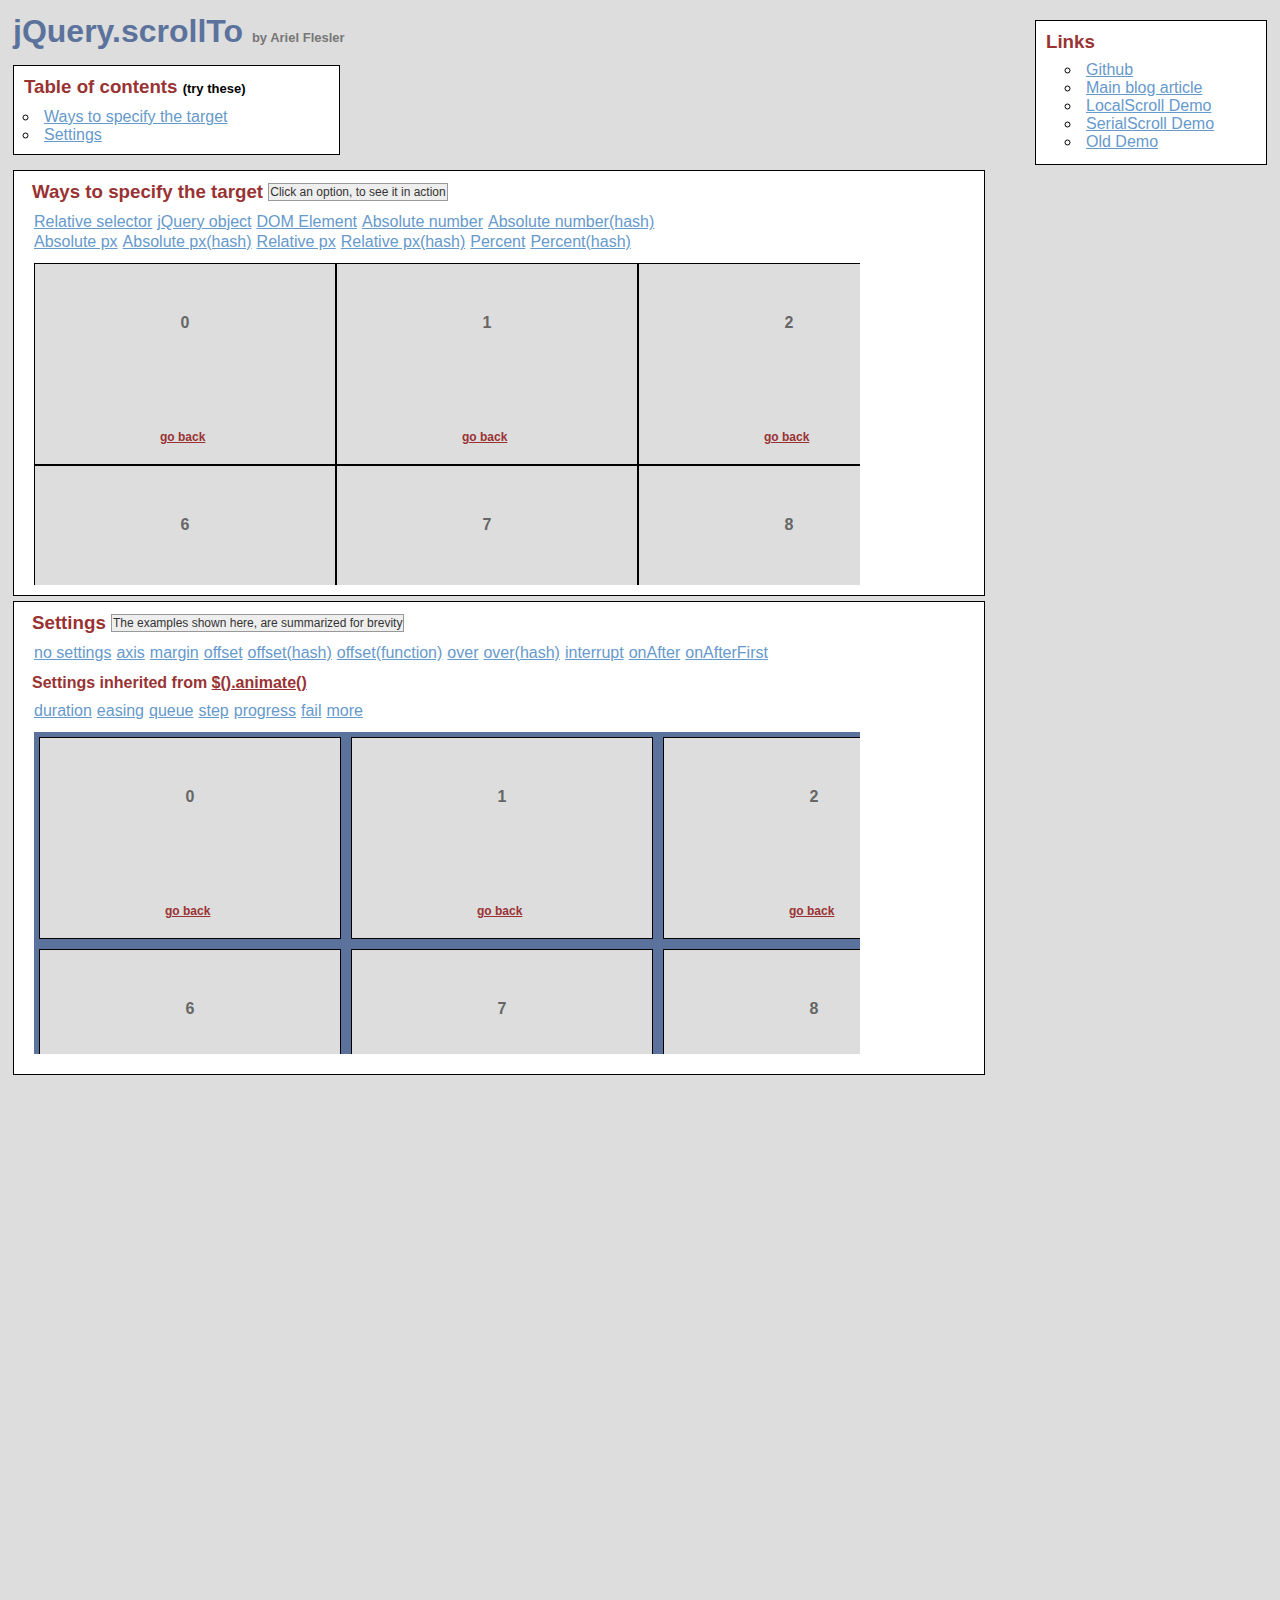
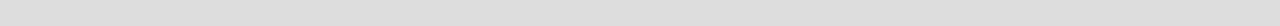
<file: assets/plugins/jquery-scrollTo/demo/index.html>
<!DOCTYPE html PUBLIC "-//W3C//DTD XHTML 1.0 Transitional//EN" "http://www.w3.org/TR/xhtml1/DTD/xhtml1-transitional.dtd">
<html xmlns="http://www.w3.org/1999/xhtml">
<head>
	<meta http-equiv="Content-Type" content="text/html; charset=iso-8859-1" />
	<title>jQuery.scrollTo</title>
	<meta name="keywords" content="javascript, jquery, plugins, scroll, scrollTo, smooth, animation, to, effect, ariel, flesler, window, overflow, element, navigation, customizable" />
	<meta name="description" content="Demo of jQuery.scrollTo. Lightweight, cross-browser and highly customizable animated scrolling with jQuery, made by Ariel Flesler." />
	<meta name="robots" content="index,follow" />
	<link type="text/css" rel="stylesheet" href="css/style.css" />
	<script type="text/javascript" src="https://ajax.googleapis.com/ajax/libs/jquery/1.8.0/jquery.min.js"></script>
	<script type="text/javascript" src="../jquery.scrollTo.min.js"></script>
	<script type="text/javascript">
		jQuery(function( $ ){
			/**
			 * Demo binding and preparation, no need to read this part
			 */
				//borrowed from jQuery easing plugin
				//http://gsgd.co.uk/sandbox/jquery.easing.php
				$.easing.elasout = function(x, t, b, c, d) {
					var s=1.70158;var p=0;var a=c;
					if (t==0) return b;  if ((t/=d)==1) return b+c;  if (!p) p=d*.3;
					if (a < Math.abs(c)) { a=c; var s=p/4; }
					else var s = p/(2*Math.PI) * Math.asin (c/a);
					return a*Math.pow(2,-10*t) * Math.sin( (t*d-s)*(2*Math.PI)/p ) + c + b;
				};
				$('a.back').click(function() {
					$(this).parents('div.pane').scrollTo(0, 800, { queue:true });
					$(this).parents('div.section').find('span.message').text( this.title);
					return false;
				});
				//just for the example, to stop the click on the links.
				$('ul.links').click(function(e){
					var link = e.target;
					if (link.target === '_blank') {
						return;
					}
					e.preventDefault();
					link.blur();
					if (link.title) {
						$(this).parent().find('span.message').text(link.title);
					}
				});
			
			// This one is important, many browsers don't reset scroll on refreshes
			// Reset all scrollable panes to (0,0)
			$('div.pane').scrollTo(0);
			// Reset the screen to (0,0)
			$.scrollTo(0);
			
			// TOC, shows how to scroll the whole window
			$('#toc a').click(function() {//$.scrollTo works EXACTLY the same way, but scrolls the whole screen
				$.scrollTo(this.hash, 1500, { easing:'elasout' });
				$(this.hash).find('span.message').text(this.title);
				return false;
			});
			
			// Target examples bindings
			var $target = $('#pane-target');
			$('#target-examples a').click(function() {
				$target.stop(true);
			});

			$('#relative-selector').click(function() {
				$target.scrollTo('li:eq(7)', 800);
			});
			$('#jquery-object').click(function() {
				$target.scrollTo($('#pane-target li:eq(14)') , 800);
			});
			$('#dom-element').click(function() {
				$target.scrollTo(document.getElementById('twenty'), 800);
			});
			$('#absolute-number').click(function() {
				$target.scrollTo(150, 800);
			});
			$('#absolute-number-hash').click(function() {
				$target.scrollTo({ top:800, left:700}, 800);
			});
			$('#absolute-px').click(function() {
				$target.scrollTo('520px', 800);
			});
			$('#absolute-px-hash').click(function() {
				$target.scrollTo({top:'110px', left:'290px'}, 800);
			});
			$('#relative-px').click(function() {
				$target.scrollTo('+=100', 500);
			});
			$('#relative-px-hash').click(function() {				
				$target.scrollTo({top:'-=100px', left:'+=100'}, 500);
			});
			$('#percentage-px').click(function() {				
				$target.scrollTo('50%', 800);
			});
			$('#percentage-px-hash').click(function() {				
				$target.scrollTo({top:'50%', left:'20%'}, 800);
			});
			
			// Settings examples bindings, they will all scroll to the same place, with different settings
			var $settings = $('#pane-settings');
			$('#settings-examples a').click(function() {
				// before each animation, reset to (0,0), skip this.
				$settings.stop(true).scrollTo(0);
			});
			
			$('#settings-no').click(function() {
				$settings.scrollTo('li:eq(15)', 1000);
			});
			$('#settings-axis').click(function() {// only scroll horizontally
				$settings.scrollTo('li:eq(15)', 1000, { axis:'x' });
			});
			$('#settings-duration').click(function() {// it's the same as specifying it in the 2nd argument
				$settings.scrollTo('li:eq(15)', { duration: 3000 });
			});
			$('#settings-easing').click(function() {
				$settings.scrollTo('li:eq(15)', 2500, { easing:'elasout' });
			});
			$('#settings-margin').click(function() {//scroll to the "outer" position of the element
				$settings.scrollTo('li:eq(15)', 1000, { margin:true });
			});
			$('#settings-offset').click(function() {//same as { top:-50, left:-50 }
				$settings.scrollTo('li:eq(15)', 1000, { offset:-50 });
			});
			$('#settings-offset-hash').click(function() {
				$settings.scrollTo('li:eq(15)', 1000, { offset:{ top:-5, left:-30 } });
			});
			$('#settings-offset-function').click(function() {
				$settings.scrollTo('li:eq(15)', 1000, {offset: function() { return {top:-30, left:-5}; }});
			});
			$('#settings-over').click(function() {//same as { top:-50, left:-50 }
				$settings.scrollTo('li:eq(15)', 1000, { over:0.5 });
			});
			$('#settings-over-hash').click(function() {
				$settings.scrollTo('li:eq(15)', 1000, { over:{ top:0.2, left:-0.5 } });
			});
			$('#settings-interrupt').click(function() {
				$settings.scrollTo('li:eq(15)', 10000, { interrupt:true });
			});
			$('#settings-queue').click(function() {//in this case, having 'axis' as 'xy' or 'yx' matters.
				$settings.scrollTo('li:eq(15)', 2000, { queue:true });
			});
			$('#settings-onAfter').click(function() {
				$settings.scrollTo('li:eq(15)', 2000, { 
					onAfter:function() {
						$('#settings-message').text('Got there!');
					}
				});
			});
			$('#settings-onAfterFirst').click(function() {//onAfterFirst exists only when queuing
				$settings.scrollTo('li:eq(15)', 1600, { 
					queue:true,
					onAfterFirst:function() {
						$('#settings-message').text('Got there horizontally!');
					},
					onAfter:function() {
						$('#settings-message').text('Got there vertically!');
					}
				});
			});
			$('#settings-step').click(function() {
				$settings.scrollTo('li:eq(15)', 2000, {step:function(now) {
					$('#settings-message').text(now.toFixed(2));
				}});
			});
			$('#settings-progress').click(function() {
				$settings.scrollTo('li:eq(15)', 2000, {progress:function(_, now) {
					$('#settings-message').text(Math.round(now*100) + '%');
				}});
			});
			$('#settings-fail').click(function() {
				$settings.scrollTo('li:eq(15)', 10000, {interrupt:true, fail:function() {
					$('#settings-message').text('Scroll interrupted!');
				}});
			});
		});
	</script>
</head>
<body>
	<h1>jQuery.scrollTo&nbsp;<strong>by Ariel Flesler</strong></h1>
	
	<div id="toc" class="part">
		<h3>Table of contents&nbsp;<strong>(try these)</strong></h3>
		<ul>
			<li><a title="$.scrollTo('#target-examples', 800, {easing:'elasout'});" href="#target-examples">Ways to specify the target</a></li>
			<li><a title="$.scrollTo('#settings-examples', 800, {easing:'elasout'});" href="#settings-examples">Settings</a></li>
		</ul>
	</div>
	
	<div id="links" class="part">
		<h3>Links</h3>
		<ul>
			<li><a target="_blank" href="https://github.com/flesler/jquery.scrollTo">Github</a></li>
			<li><a target="_blank" href="http://flesler.blogspot.com/2007/10/jqueryscrollto.html">Main blog article</a></li>
			<li><a target="_blank" href="http://demos.flesler.com/jquery/localScroll/">LocalScroll Demo</a></li>
			<li><a target="_blank" href="http://demos.flesler.com/jquery/serialScroll/">SerialScroll Demo</a></li>
			<li><a target="_blank" href="index.old.html">Old Demo</a></li>
		</ul>
	</div>
	<div id="target-examples" class="section part">
		<h3>Ways to specify the target&nbsp;<span id="target-message" class="message">Click an option, to see it in action</span></h3>
		<ul class="links">
			<li><a title="$(...).scrollTo('li:eq(7)', 800);" id="relative-selector" href="#">Relative selector</a></li>
			<li><a title="$(...).scrollTo($('div li:eq(14)'), 800);" id="jquery-object" href="#">jQuery object</a></li>
			<li><a title="$(...).scrollTo(document.getElementById('twenty'), 800);" id="dom-element" href="#">DOM Element</a></li>
			<li><a title="$(...).scrollTo(150, 800);" id="absolute-number" href="#">Absolute number</a></li>
			<li><a title="$(...).scrollTo({ top:800, left:700}, 800);" id="absolute-number-hash" href="#">Absolute number(hash)</a></li>
		</ul>
		<ul class="links">
			<li><a title="$(...).scrollTo('520px', 800);" id="absolute-px" href="#">Absolute px</a></li>
			<li><a title="$(...).scrollTo({top:'110px', left:'290px'}, 800);" id="absolute-px-hash" href="#">Absolute px(hash)</a></li>
			<li><a title="$(...).scrollTo('+=100px', 800);" id="relative-px" href="#">Relative px</a></li>
			<li><a title="$(...).scrollTo({top:'-=100px', left:'+=100'}, 800);" id="relative-px-hash" href="#">Relative px(hash)</a></li>
			<li><a title="$(...).scrollTo('50%', 800);" id="percentage-px" href="#">Percent</a></li>
			<li><a title="$(...).scrollTo({top:'50%', left:'20%'}, 800);" id="percentage-px-hash" href="#">Percent(hash)</a></li>
		</ul>
		<div id="pane-target" class="pane">
			<ul class="elements" style="height:1011px; width:1820px;">
				<li><p>0</p><a href="#" title="$(...).scrollTo(0, 800, {queue:true});" class="back">go back</a></li><li><p>1</p><a href="#" title="$(...).scrollTo(0, 800, {queue:true});" class="back">go back</a></li><li><p>2</p><a href="#" title="$(...).scrollTo(0, 800, {queue:true});" class="back">go back</a></li><li><p>3</p><a href="#" title="$(...).scrollTo(0, 800, {queue:true});" class="back">go back</a></li><li><p>4</p><a href="#" title="$(...).scrollTo(0, 800, {queue:true});" class="back">go back</a></li><li><p>5</p><a href="#" title="$(...).scrollTo(0, 800, {queue:true});" class="back">go back</a></li><li><p>6</p><a href="#" title="$(...).scrollTo(0, 800, {queue:true});" class="back">go back</a></li><li><p>7</p><a href="#" title="$(...).scrollTo(0, 800, {queue:true});" class="back">go back</a></li><li><p>8</p><a href="#" title="$(...).scrollTo(0, 800, {queue:true});" class="back">go back</a></li><li><p>9</p><a href="#" title="$(...).scrollTo(0, 800, {queue:true});" class="back">go back</a></li><li><p>10</p><a href="#" title="$(...).scrollTo(0, 800, {queue:true});" class="back">go back</a></li><li><p>11</p><a href="#" title="$(...).scrollTo(0, 800, {queue:true});" class="back">go back</a></li><li><p>12</p><a href="#" title="$(...).scrollTo(0, 800, {queue:true});" class="back">go back</a></li><li><p>13</p><a href="#" title="$(...).scrollTo(0, 800, {queue:true});" class="back">go back</a></li><li><p>14</p><a href="#" title="$(...).scrollTo(0, 800, {queue:true});" class="back">go back</a></li><li><p>15</p><a href="#" title="$(...).scrollTo(0, 800, {queue:true});" class="back">go back</a></li><li><p>16</p><a href="#" title="$(...).scrollTo(0, 800, {queue:true});" class="back">go back</a></li><li><p>17</p><a href="#" title="$(...).scrollTo(0, 800, {queue:true});" class="back">go back</a></li><li><p>18</p><a href="#" title="$(...).scrollTo(0, 800, {queue:true});" class="back">go back</a></li><li><p>19</p><a href="#" title="$(...).scrollTo(0, 800, {queue:true});" class="back">go back</a></li><li id="twenty"><p>20</p><a href="#" title="$(...).scrollTo(0, 800, {queue:true});" class="back">go back</a></li><li><p>21</p><a href="#" title="$(...).scrollTo(0, 800, {queue:true});" class="back">go back</a></li><li><p>22</p><a href="#" title="$(...).scrollTo(0, 800, {queue:true});" class="back">go back</a></li><li><p>23</p><a href="#" title="$(...).scrollTo(0, 800, {queue:true});" class="back">go back</a></li><li><p>24</p><a href="#" title="$(...).scrollTo(0, 800, {queue:true});" class="back">go back</a></li><li><p>25</p><a href="#" title="$(...).scrollTo(0, 800, {queue:true});" class="back">go back</a></li><li><p>26</p><a href="#" title="$(...).scrollTo(0, 800, {queue:true});" class="back">go back</a></li><li><p>27</p><a href="#" title="$(...).scrollTo(0, 800, {queue:true});" class="back">go back</a></li><li><p>28</p><a href="#" title="$(...).scrollTo(0, 800, {queue:true});" class="back">go back</a></li><li><p>29</p><a href="#" title="$(...).scrollTo(0, 800, {queue:true});" class="back">go back</a></li>
			</ul>
		</div>
	</div>
	<div id="settings-examples" class="section part">
		<h3>Settings&nbsp;<span id="settings-message" class="message">The examples shown here, are summarized for brevity</span></h3>
		<ul class="links">
			<li><a title="$(...).scrollTo('li:eq(15)', 1000);" id="settings-no" href="#">no settings</a></li>
			<li><a title="$(...).scrollTo('li:eq(15)', 1000, {axis:'x'});//only scroll on this axis (can be x, y, xy or yx)" id="settings-axis" href="#">axis</a></li>
			<li><a title="$(...).scrollTo('li:eq(15)', 1000, {margin:true});//deduct the margin and border from the final position" id="settings-margin" href="#">margin</a></li>
			<li><a title="$(...).scrollTo('li:eq(15)', 1000, {offset:-50});//add or deduct from the final position" id="settings-offset" href="#">offset</a></li>
			<li><a title="$(...).scrollTo('li:eq(15)', 1000, {offset: {top:-5, left:-30} });" id="settings-offset-hash" href="#">offset(hash)</a></li>
			<li><a title="$(...).scrollTo('li:eq(15)', 1000, {offset: function() { return {top:-30, left:-5}; }});" id="settings-offset-function" href="#">offset(function)</a></li>
			<li><a title="$(...).scrollTo('li:eq(15)', 1000, {over:0.5});//add or deduct a fraction of its height/width" id="settings-over" href="#">over</a></li>
			<li><a title="$(...).scrollTo('li:eq(15)', 1000, {over:{top:0.2, left:-0.5});" id="settings-over-hash" href="#">over(hash)</a></li>
			<li><a title="Scroll manually to interrupt the animation" id="settings-interrupt" href="#">interrupt</a></li>
			<li><a title="$(...).scrollTo('li:eq(15)', 1600, {onAfter:function() { } });//called after the scrolling ends" id="settings-onAfter" href="#">onAfter</a></li>
			<li><a title="$(...).scrollTo('li:eq(15)', 1600, {queue:true, onAfterFirst:function() { } });//called after the first axis scrolled" id="settings-onAfterFirst" href="#">onAfterFirst</a></li>
		</ul>
		<h4>Settings inherited from <a href="http://api.jquery.com/animate/#animate-properties-options" target="_blank">$().animate()</a></h4>
		<ul class="links">
			<li><a title="$(...).scrollTo('li:eq(15)', {duration:3000});//another way of calling the plugin" id="settings-duration" href="#">duration</a></li>
			<li><a title="$(...).scrollTo('li:eq(15)', 2500, {easing:'elasout'});//specify an easing equation" id="settings-easing" href="#">easing</a></li>
			<li><a title="$(...).scrollTo('li:eq(15)', 1600, {queue:true});//scroll one axis, then the other" id="settings-queue" href="#">queue</a></li>
			<li><a title="$(...).scrollTo('li:eq(15)', 2500, {step:function() { }'});//specify a step function" id="settings-step" href="#">step</a></li>
			<li><a title="$(...).scrollTo('li:eq(15)', 2500, {progress:function() { }'});//specify a progress function" id="settings-progress" href="#">progress</a></li>
			<li><a title="Scroll manually to interrupt and trigger the callback" id="settings-fail" href="#">fail</a></li>
			<li><a href="http://api.jquery.com/animate/#animate-properties-options" target="_blank">more</a></li>
		</ul>
		<div id="pane-settings" class="pane">
			<ul class="elements" style="height:1062px;width:1877px;">
				<li><p>0</p><a href="#" title="$(...).scrollTo(0, 800, {queue:true});" class="back">go back</a></li><li><p>1</p><a href="#" title="$(...).scrollTo(0, 800, {queue:true});" class="back">go back</a></li><li><p>2</p><a href="#" title="$(...).scrollTo(0, 800, {queue:true});" class="back">go back</a></li><li><p>3</p><a href="#" title="$(...).scrollTo(0, 800, {queue:true});" class="back">go back</a></li><li><p>4</p><a href="#" title="$(...).scrollTo(0, 800, {queue:true});" class="back">go back</a></li><li><p>5</p><a href="#" title="$(...).scrollTo(0, 800, {queue:true});" class="back">go back</a></li><li><p>6</p><a href="#" title="$(...).scrollTo(0, 800, {queue:true});" class="back">go back</a></li><li><p>7</p><a href="#" title="$(...).scrollTo(0, 800, {queue:true});" class="back">go back</a></li><li><p>8</p><a href="#" title="$(...).scrollTo(0, 800, {queue:true});" class="back">go back</a></li><li><p>9</p><a href="#" title="$(...).scrollTo(0, 800, {queue:true});" class="back">go back</a></li><li><p>10</p><a href="#" title="$(...).scrollTo(0, 800, {queue:true});" class="back">go back</a></li><li><p>11</p><a href="#" title="$(...).scrollTo(0, 800, {queue:true});" class="back">go back</a></li><li><p>12</p><a href="#" title="$(...).scrollTo(0, 800, {queue:true});" class="back">go back</a></li><li><p>13</p><a href="#" title="$(...).scrollTo(0, 800, {queue:true});" class="back">go back</a></li><li><p>14</p><a href="#" title="$(...).scrollTo(0, 800, {queue:true});" class="back">go back</a></li><li><p>15</p><a href="#" title="$(...).scrollTo(0, 800, {queue:true});" class="back">go back</a></li><li><p>16</p><a href="#" title="$(...).scrollTo(0, 800, {queue:true});" class="back">go back</a></li><li><p>17</p><a href="#" title="$(...).scrollTo(0, 800, {queue:true});" class="back">go back</a></li><li><p>18</p><a href="#" title="$(...).scrollTo(0, 800, {queue:true});" class="back">go back</a></li><li><p>19</p><a href="#" title="$(...).scrollTo(0, 800, {queue:true});" class="back">go back</a></li><li><p>20</p><a href="#" title="$(...).scrollTo(0, 800, {queue:true});" class="back">go back</a></li><li><p>21</p><a href="#" title="$(...).scrollTo(0, 800, {queue:true});" class="back">go back</a></li><li><p>22</p><a href="#" title="$(...).scrollTo(0, 800, {queue:true});" class="back">go back</a></li><li><p>23</p><a href="#" title="$(...).scrollTo(0, 800, {queue:true});" class="back">go back</a></li><li><p>24</p><a href="#" title="$(...).scrollTo(0, 800, {queue:true});" class="back">go back</a></li><li><p>25</p><a href="#" title="$(...).scrollTo(0, 800, {queue:true});" class="back">go back</a></li><li><p>26</p><a href="#" title="$(...).scrollTo(0, 800, {queue:true});" class="back">go back</a></li><li><p>27</p><a href="#" title="$(...).scrollTo(0, 800, {queue:true});" class="back">go back</a></li><li><p>28</p><a href="#" title="$(...).scrollTo(0, 800, {queue:true});" class="back">go back</a></li><li><p>29</p><a href="#" title="$(...).scrollTo(0, 800, {queue:true});" class="back">go back</a></li>
			</ul>
		</div>
	</div>
</body>
</html>
</file>
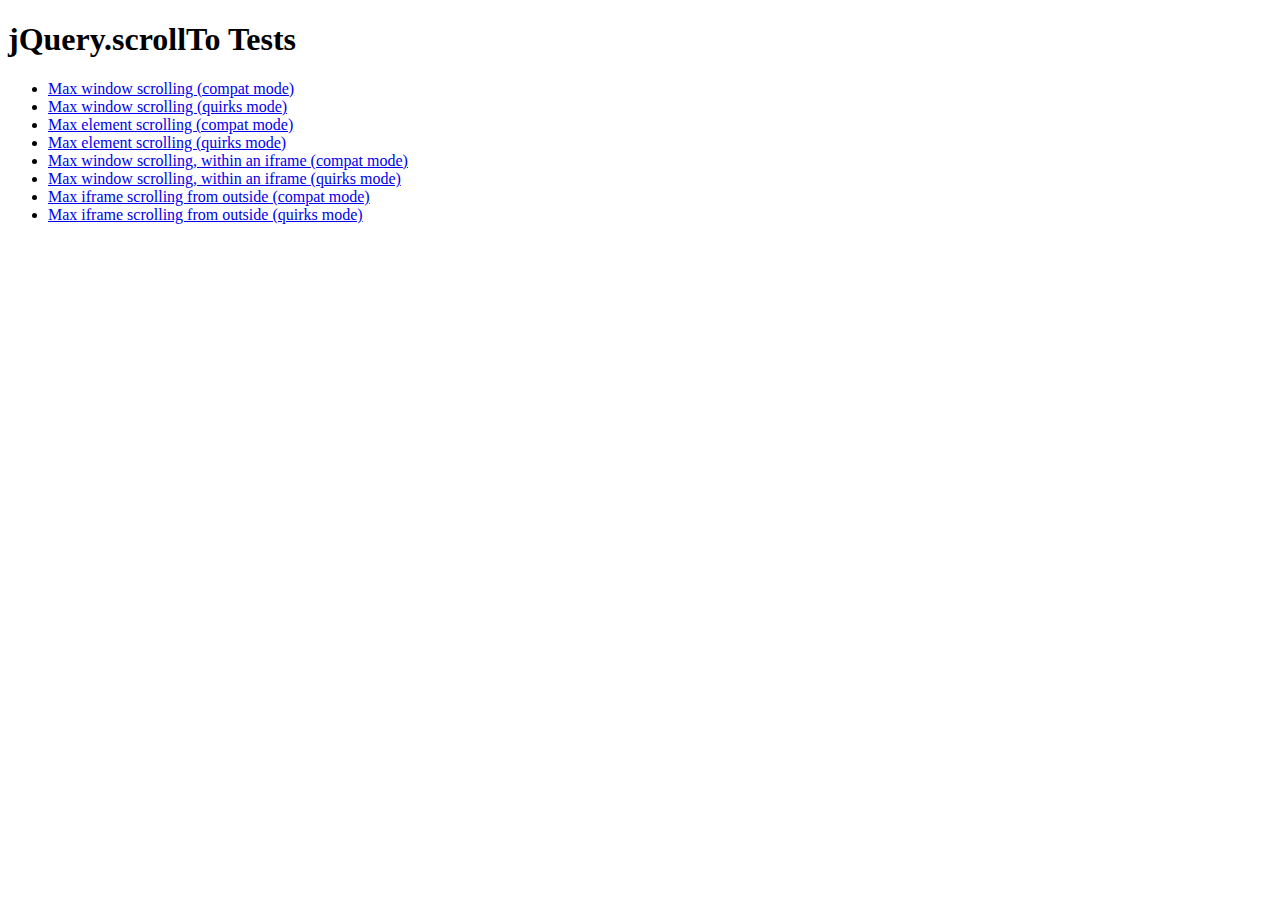
<file: assets/plugins/jquery-scrollTo/tests/index.html>
<!DOCTYPE html PUBLIC "-//W3C//DTD XHTML 1.0 Transitional//EN" "http://www.w3.org/TR/xhtml1/DTD/xhtml1-transitional.dtd">
<html xmlns="http://www.w3.org/1999/xhtml">
<head>
	<meta http-equiv="Content-Type" content="text/html; charset=iso-8859-1" />
	<title>jQuery.scrollTo Tests</title>
	<meta name="keywords" content="javascript, jquery, plugins, scroll, scrollTo, smooth, animation, to, effect, ariel, flesler, window, overflow, element, navigation, customizable" />
	<meta name="description" content="Tests for jQuery ScrollTo. Made by Ariel Flesler." />
	<meta name="robots" content="index,follow" />
</head>
<body>
	<h1>jQuery.scrollTo Tests</h1>
	
	<ul>
		<li><a href="WinMaxY-compat.html">Max window scrolling (compat mode)</a></li>
		<li><a href="WinMaxY-quirks.html">Max window scrolling (quirks mode)</a></li>
		<li><a href="ElemMaxY-compat.html">Max element scrolling (compat mode)</a></li>
		<li><a href="ElemMaxY-quirks.html">Max element scrolling (quirks mode)</a></li>
		<li><a href="WinMaxY-with-iframe-compat.html">Max window scrolling, within an iframe (compat mode)</a></li>
		<li><a href="WinMaxY-with-iframe-quirks.html">Max window scrolling, within an iframe (quirks mode)</a></li>
		<li><a href="WinMaxY-to-iframe-compat.html">Max iframe scrolling from outside (compat mode)</a></li>
		<li><a href="WinMaxY-to-iframe-quirks.html">Max iframe scrolling from outside (quirks mode)</a></li>
	</ul>
</body>
</html>
</file>
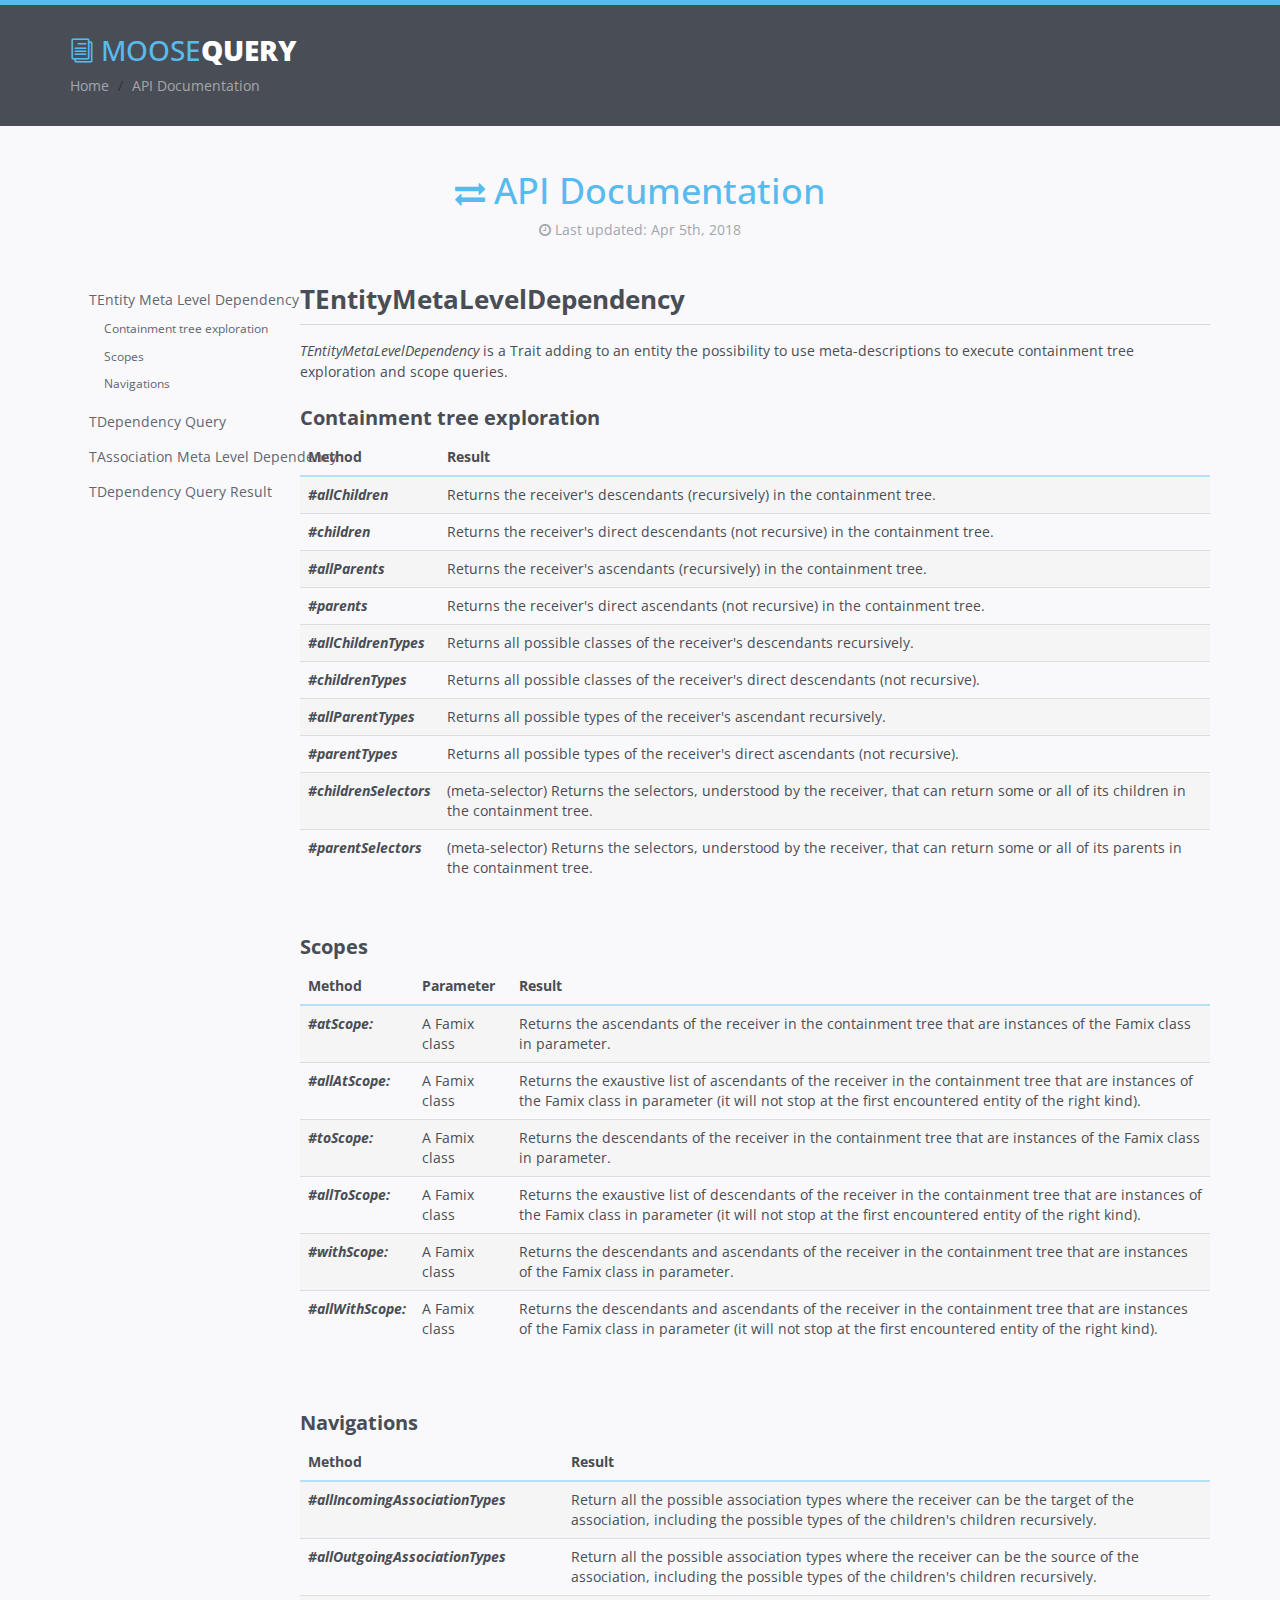
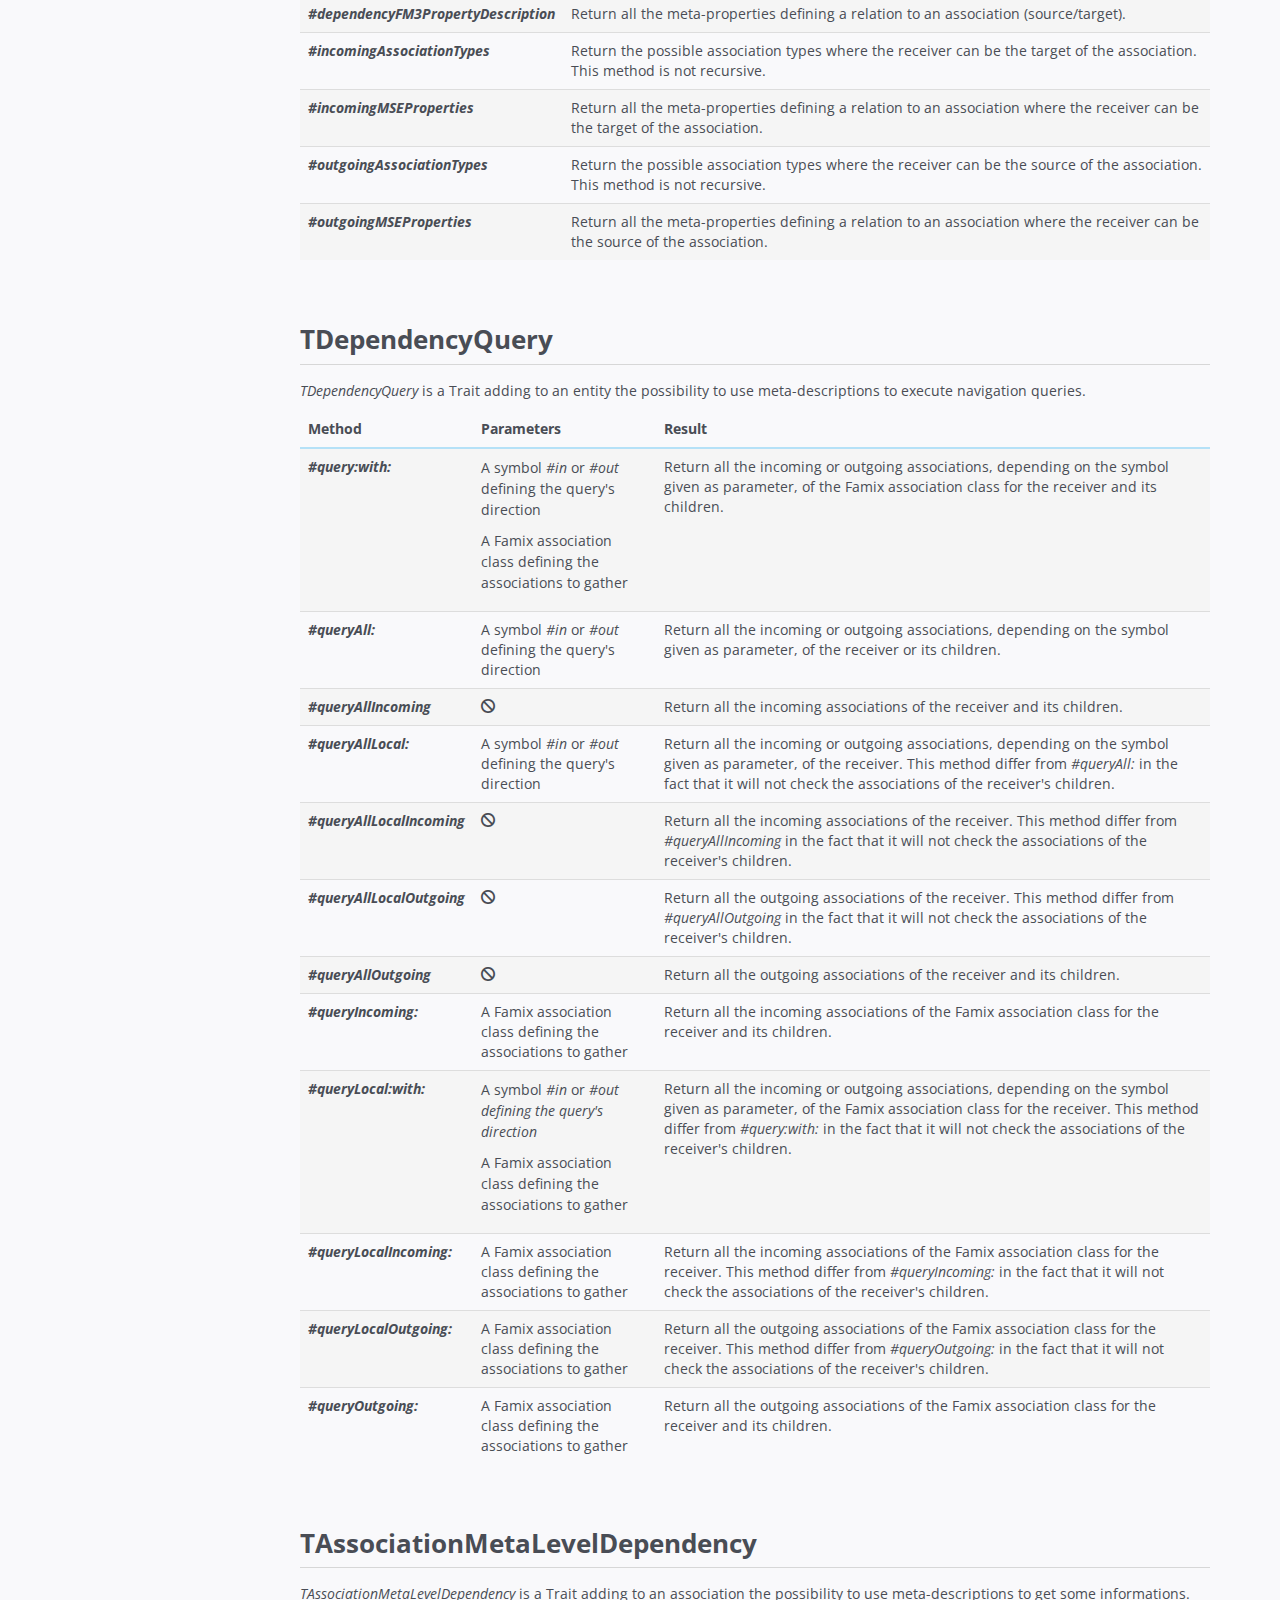
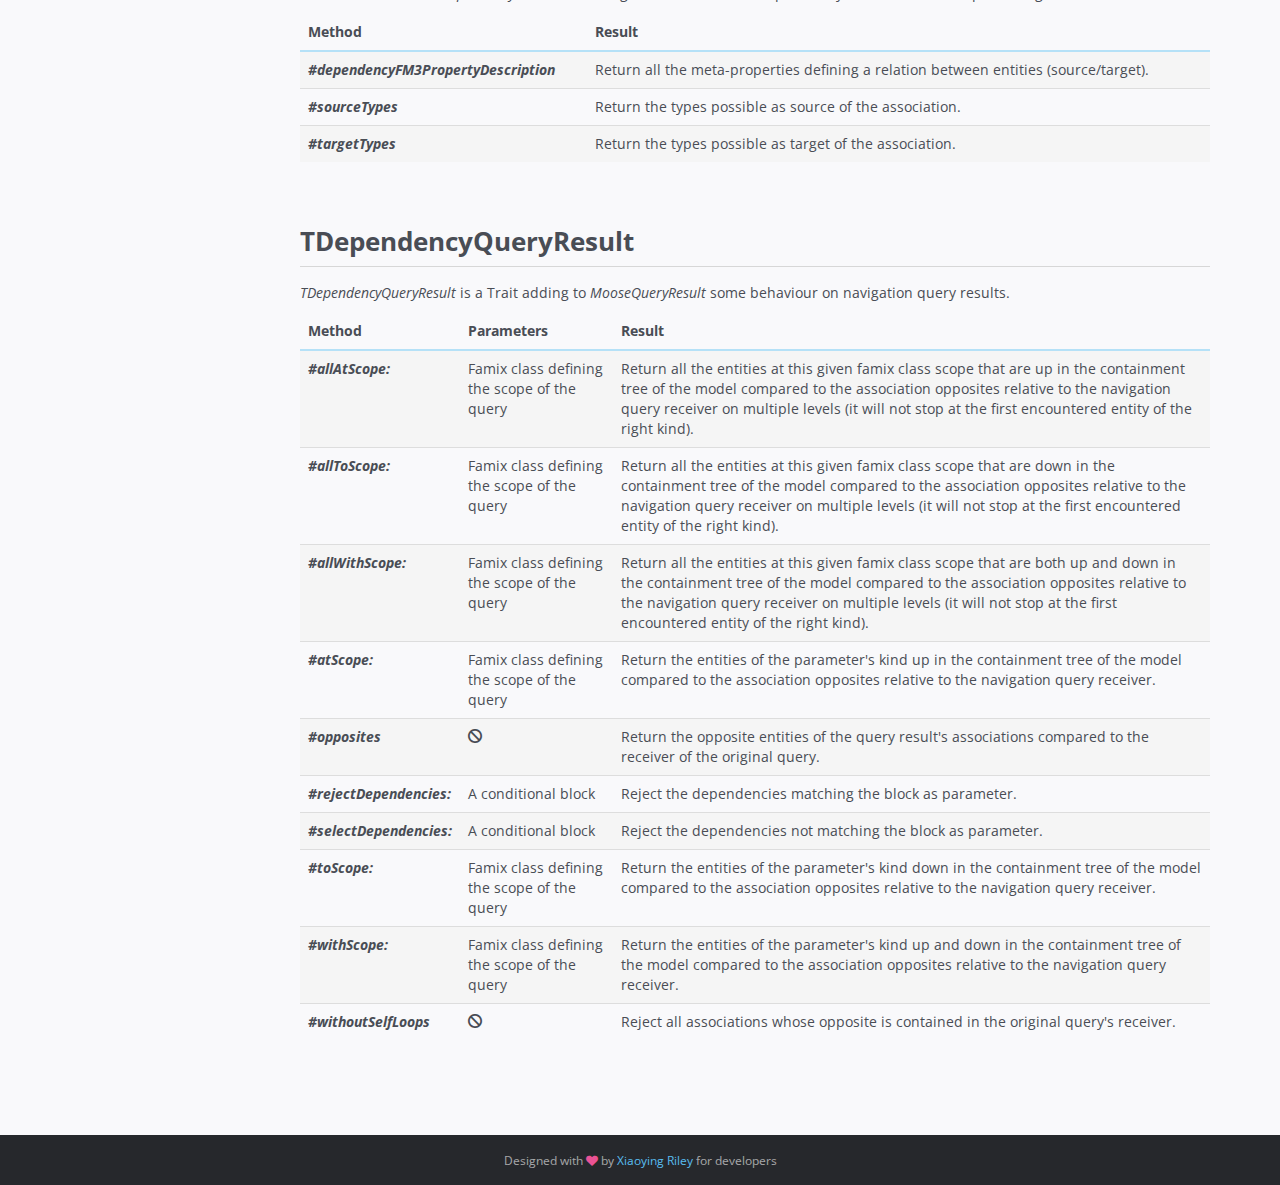
<file: api.html>
<!DOCTYPE html>
<!--[if IE 8]>
<html lang="en" class="ie8"> <![endif]-->
<!--[if IE 9]>
<html lang="en" class="ie9"> <![endif]-->
<!--[if !IE]><!-->
<html lang="en"> <!--<![endif]-->
<head>
    <title>Moose Query Documentation - API Documentation</title>
    <!-- Meta -->
    <meta charset="utf-8">
    <meta http-equiv="X-UA-Compatible" content="IE=edge">
    <meta name="viewport" content="width=device-width, initial-scale=1.0">
    <meta name="description" content="Documentation of Moose Query, the query systeme of the Moose platform.">
    <meta name="author" content="Anquetil" >

    <!-- Favicon -->
    <link rel="apple-touch-icon" sizes="57x57" href="assets/favicon/apple-icon-57x57.png">
    <link rel="apple-touch-icon" sizes="60x60" href="assets/favicon/apple-icon-60x60.png">
    <link rel="apple-touch-icon" sizes="72x72" href="assets/favicon/apple-icon-72x72.png">
    <link rel="apple-touch-icon" sizes="76x76" href="assets/favicon/apple-icon-76x76.png">
    <link rel="apple-touch-icon" sizes="114x114" href="assets/favicon/apple-icon-114x114.png">
    <link rel="apple-touch-icon" sizes="120x120" href="assets/favicon/apple-icon-120x120.png">
    <link rel="apple-touch-icon" sizes="144x144" href="assets/favicon/apple-icon-144x144.png">
    <link rel="apple-touch-icon" sizes="152x152" href="assets/favicon/apple-icon-152x152.png">
    <link rel="apple-touch-icon" sizes="180x180" href="assets/favicon/apple-icon-180x180.png">
    <link rel="icon" type="image/png" sizes="192x192" href="assets/favicon/android-icon-192x192.png">
    <link rel="icon" type="image/png" sizes="32x32" href="assets/favicon/favicon-32x32.png">
    <link rel="icon" type="image/png" sizes="96x96" href="assets/favicon/favicon-96x96.png">
    <link rel="icon" type="image/png" sizes="16x16" href="assets/favicon/favicon-16x16.png">
    <link rel="manifest" href="assets/favicon/manifest.json">
    <meta name="msapplication-TileColor" content="#ffffff">
    <meta name="msapplication-TileImage" content="assets/favicon/ms-icon-144x144.png">
    <meta name="theme-color" content="#ffffff">
    <!-- End Favicon -->

    <link href='http://fonts.googleapis.com/css?family=Open+Sans:300italic,400italic,600italic,700italic,800italic,400,300,600,700,800'
          rel='stylesheet' type='text/css'>
    <!-- Global CSS -->
    <link rel="stylesheet" href="assets/plugins/bootstrap/css/bootstrap.min.css">
    <!-- Plugins CSS -->
    <link rel="stylesheet" href="assets/plugins/font-awesome/css/font-awesome.css">
    <link rel="stylesheet" href="assets/plugins/prism/prism.css">
    <link rel="stylesheet" href="assets/plugins/elegant_font/css/style.css">

    <!-- Theme CSS -->
    <link id="theme-style" rel="stylesheet" href="assets/css/styles.css">
    <!-- HTML5 shim and Respond.js IE8 support of HTML5 elements and media queries -->
    <!--[if lt IE 9]>
    <script src="assets/js/html5shiv.js"></script>
    <script src="assets/js/respond.min.js"></script>
    <![endif]-->
</head>

<body class="body-blue">
<div class="page-wrapper">
    <!-- ******Header****** -->
    <header id="header" class="header">
        <div class="container">
            <div class="branding">
                <h1 class="logo">
                    <a href="index.html">
                        <span aria-hidden="true" class="icon_documents_alt icon"></span>
                        <span class="text-highlight">Moose</span><span class="text-bold">Query</span>
                    </a>
                </h1>
            </div><!--//branding-->
            <ol class="breadcrumb">
                <li><a href="index.html">Home</a></li>
                <li class="active">API Documentation</li>
            </ol>
        </div><!--//container-->
    </header><!--//header-->
    <div class="doc-wrapper">
        <div class="container">
            <div id="doc-header" class="doc-header text-center">
                <h1 class="doc-title"><i class="icon fa fa-exchange"></i> API Documentation</h1>
                <div class="meta"><i class="fa fa-clock-o"></i> Last updated: Apr 5th, 2018</div>
            </div><!--//doc-header-->
            <div class="doc-body">
                <div class="doc-content">
                    <div class="content-inner">
                        <section id="entitymetalevel" class="doc-section">
                            <h2 class="section-title">TEntityMetaLevelDependency</h2>
                            <div class="section-block">
                                <p>
                                    <var>TEntityMetaLevelDependency</var> is a Trait adding to an entity the possibility to use meta-descriptions to execute containment tree exploration and scope queries.
                                </p>
                                <div id="tree" class="section-block">
                                    <h3 class="block-title">Containment tree exploration</h3>
                                    <div class="table-responsive">
                                        <table class="table table-striped">
                                            <thead>
                                            <tr>
                                                <th>Method</th>
                                                <th>Result</th>
                                            </tr>
                                            </thead>
                                            <tbody>
                                           <tr>
                                                <th scope="row"><var>#allChildren</var></th>
                                                <td>Returns the receiver's descendants (recursively) in the containment tree.</td>
                                            </tr>
                                             <tr>
                                                <th scope="row"><var>#children</var></th>
                                                <td>Returns the receiver's direct descendants (not recursive) in the containment tree.</td>
                                            </tr>
                                            <tr>
                                                <th scope="row"><var>#allParents</var></th>
                                                <td>Returns the receiver's ascendants (recursively) in the containment tree.</td>
                                            </tr>
                                            <tr>
                                                <th scope="row"><var>#parents</var></th>
                                                <td>Returns the receiver's direct ascendants (not recursive) in the containment tree.</td>
                                            </tr>
                                            <tr>
                                                <th scope="row"><var>#allChildrenTypes</var></th>
                                                <td>Returns all possible classes of the receiver's descendants recursively.</td>
                                            </tr>
                                            <tr>
                                                <th scope="row"><var>#childrenTypes</var></th>
                                                <td>Returns all possible classes of the receiver's direct descendants (not recursive).</td>
                                             <tr>
                                                <th scope="row"><var>#allParentTypes</var></th>
                                                <td>Returns all possible types of the receiver's ascendant recursively.</td>
                                            </tr>
                                           </tr>
                                            <tr>
                                                <th scope="row"><var>#parentTypes</var></th>
                                                <td>Returns all possible types of the receiver's direct ascendants (not recursive).</td>
                                            </tr>
                                            <tr>
                                                <th scope="row"><var>#childrenSelectors</var></th>
                                                <td>(meta-selector) Returns the selectors, understood by the receiver, that can return some or all of its children in the containment tree.</td>
                                            </tr>
                                            <tr>
                                                <th scope="row"><var>#parentSelectors</var></th>
                                                <td>(meta-selector) Returns the selectors, understood by the receiver, that can return some or all of its parents in the containment tree.</td>
                                            </tr>
                                            </tbody>
                                        </table>
                                    </div><!--//table-responsive-->
                                </div>
                                <div id="scopes" class="section-block">
                                    <h3 class="block-title">Scopes</h3>
                                    <div class="table-responsive">
                                        <table class="table table-striped">
                                            <thead>
                                            <tr>
                                                <th>Method</th>
                                                <th>Parameter</th>
                                                <th>Result</th>
                                            </tr>
                                            </thead>
                                            <tbody>
                                            <tr>
                                                <th scope="row"><var>#atScope:</var></th>
                                                <td>A Famix class</td>
                                                <td>Returns the ascendants of the receiver in the containment tree that are instances of the Famix class in parameter.</td>
                                            </tr>
                                           <tr>
                                                <th scope="row"><var>#allAtScope:</var></th>
                                                <td>A Famix class</td>
                                                <td>Returns the exaustive list of ascendants of the receiver in the containment tree that are instances of the Famix class in parameter (it will not stop at the first encountered entity of the right kind).</td>
                                            </tr>
                                             <tr>
                                                <th scope="row"><var>#toScope:</var></th>
                                                <td>A Famix class</td>
                                                <td>Returns the descendants of the receiver in the containment tree that are instances of the Famix class in parameter.</td>
                                            </tr>
                                            <tr>
                                                <th scope="row"><var>#allToScope:</var></th>
                                                <td>A Famix class</td>
                                                <td>Returns the exaustive list of descendants of the receiver in the containment tree that are instances of the Famix class in parameter (it will not stop at the first encountered entity of the right kind).</td>
                                            </tr>
                                            <tr>
                                                <th scope="row"><var>#withScope:</var></th>
                                                <td>A Famix class</td>
                                                <td>Returns the descendants and ascendants of the receiver in the containment tree that are instances of the Famix class in parameter.</td>
                                            </tr>
                                            <tr>
                                                <th scope="row"><var>#allWithScope:</var></th>
                                                <td>A Famix class</td>
                                                <td>Returns the descendants and ascendants of the receiver in the containment tree that are instances of the Famix class in parameter (it will not stop at the first encountered entity of the right kind).</td>
                                            </tr>
                                            </tbody>
                                        </table>
                                    </div><!--//table-responsive-->
                                </div>
                            </div>
                            <div id="navigation" class="section-block">
                                <h3 class="block-title">Navigations</h3>
                                <div class="table-responsive">
                                    <table class="table table-striped">
                                        <thead>
                                        <tr>
                                            <th>Method</th>
                                            <th>Result</th>
                                        </tr>
                                        </thead>
                                        <tbody>
                                        <tr>
                                            <th scope="row"><var>#allIncomingAssociationTypes</var></th>
                                            <td>Return all the possible association types where the receiver can be the target of the association, including the possible types of the children's children recursively.</td>
                                        </tr>
                                        <tr>
                                            <th scope="row"><var>#allOutgoingAssociationTypes</var></th>
                                            <td>Return all the possible association types where the receiver can be the source of the association, including the possible types of the children's children recursively.</td>
                                        </tr>
                                        <tr>
                                            <th scope="row"><var>#dependencyFM3PropertyDescription</var></th>
                                            <td>Return all the meta-properties defining a relation to an association (source/target).</td>
                                        </tr>
                                        <tr>
                                            <th scope="row"><var>#incomingAssociationTypes</var></th>
                                            <td>Return the possible association types where the receiver can be the target of the association. This method is not recursive.</td>
                                        </tr>
                                        <tr>
                                            <th scope="row"><var>#incomingMSEProperties</var></th>
                                            <td>Return all the meta-properties defining a relation to an association where the receiver can be the target of the association.</td>
                                        </tr>
                                        <tr>
                                            <th scope="row"><var>#outgoingAssociationTypes</var></th>
                                            <td>Return the possible association types where the receiver can be the source of the association. This method is not recursive.</td>
                                        </tr>
                                        <tr>
                                            <th scope="row"><var>#outgoingMSEProperties</var></th>
                                            <td>Return all the meta-properties defining a relation to an association where the receiver can be the source of the association.</td>
                                        </tr>
                                        </tbody>
                                    </table>
                                </div><!--//table-responsive-->
                            </div>
                        </section>
                        <section id="dependency" class="doc-section">
                            <h2 class="section-title">TDependencyQuery</h2>
                            <div class="section-block">
                                <p>
                                    <var>TDependencyQuery</var> is a Trait adding to an entity the possibility to use meta-descriptions to execute navigation queries.
                                </p>
                                <div class="table-responsive">
                                    <table class="table table-striped">
                                        <thead>
                                        <tr>
                                            <th>Method</th>
                                            <th>Parameters</th>
                                            <th>Result</th>
                                        </tr>
                                        </thead>
                                        <tbody>
                                        <tr>
                                            <th scope="row"><var>#query:with:</var></th>
                                            <td>
                                                <p>A symbol <var>#in</var> or <var>#out</var> defining the query's direction</p>
                                                <p>A Famix association class defining the associations to gather</p>
                                            </td>
                                            <td>Return all the incoming or outgoing associations, depending on the symbol given as parameter, of the Famix association class for the receiver and its children.</td>
                                        </tr>
                                        <tr>
                                            <th scope="row"><var>#queryAll:</var></th>
                                            <td>A symbol <var>#in</var> or <var>#out</var> defining the query's direction</td>
                                            <td>Return all the incoming or outgoing associations, depending on the symbol given as parameter, of the receiver or its children.</td>
                                        </tr>
                                        <tr>
                                            <th scope="row"><var>#queryAllIncoming</var></th>
                                            <td><span class="icon icon_blocked "></span></td>
                                            <td>Return all the incoming associations of the receiver and its children.</td>
                                        </tr>
                                        <tr>
                                            <th scope="row"><var>#queryAllLocal:</var></th>
                                            <td>A symbol <var>#in</var> or <var>#out</var> defining the query's direction</td>
                                            <td>Return all the incoming or outgoing associations, depending on the symbol given as parameter, of the receiver.
                                                This method differ from <var>#queryAll:</var> in the fact that it will not check the associations of the receiver's children.</td>
                                        </tr>
                                        <tr>
                                            <th scope="row"><var>#queryAllLocalIncoming</var></th>
                                            <td><span class="icon icon_blocked"></span></td>
                                            <td>Return all the incoming associations of the receiver.
                                                This method differ from <var>#queryAllIncoming</var> in the fact that it will not check the associations of the receiver's children.</td>
                                        </tr>
                                        <tr>
                                            <th scope="row"><var>#queryAllLocalOutgoing</var></th>
                                            <td><span class="icon icon_blocked "></span></td>
                                            <td>Return all the outgoing associations of the receiver.
                                                This method differ from <var>#queryAllOutgoing</var> in the fact that it will not check the associations of the receiver's children.</td>
                                        </tr>
                                        <tr>
                                            <th scope="row"><var>#queryAllOutgoing</var></th>
                                            <td><span class="icon icon_blocked "></span></td>
                                            <td>Return all the outgoing associations of the receiver and its children.</td>
                                        </tr>
                                        <tr>
                                            <th scope="row"><var>#queryIncoming:</var></th>
                                            <td>A Famix association class defining the associations to gather</td>
                                            <td>Return all the incoming associations of the Famix association class for the receiver and its children.</td>
                                        </tr>
                                        <tr>
                                            <th scope="row"><var>#queryLocal:with:</var></th>
                                            <td>
                                                <p>A symbol <var>#in</var> or <var>#out defining the query's direction</var></p>
                                                <p>A Famix association class defining the associations to gather</p>
                                            </td>
                                            <td>Return all the incoming or outgoing associations, depending on the symbol given as parameter, of the Famix association class for the receiver.
                                                This method differ from <var>#query:with:</var> in the fact that it will not check the associations of the receiver's children.</td>
                                        </tr>
                                        <tr>
                                            <th scope="row"><var>#queryLocalIncoming:</var></th>
                                            <td>A Famix association class defining the associations to gather</td>
                                            <td>Return all the incoming associations of the Famix association class for the receiver.
                                                This method differ from <var>#queryIncoming:</var> in the fact that it will not check the associations of the receiver's children.
                                            </td>
                                        </tr>
                                        <tr>
                                            <th scope="row"><var>#queryLocalOutgoing:</var></th>
                                            <td>A Famix association class defining the associations to gather</td>
                                            <td>Return all the outgoing associations of the Famix association class for the receiver.
                                                This method differ from <var>#queryOutgoing:</var> in the fact that it will not check the associations of the receiver's children.</td>
                                        </tr>
                                        <tr>
                                            <th scope="row"><var>#queryOutgoing:</var></th>
                                            <td>A Famix association class defining the associations to gather</td>
                                            <td>Return all the outgoing associations of the Famix association class for the receiver and its children.</td>
                                        </tr>
                                        </tbody>
                                    </table>
                                </div><!--//table-responsive-->
                            </div>
                        </section>
                        <section id="association" class="doc-section">
                            <h2 class="section-title">TAssociationMetaLevelDependency</h2>
                            <div class="section-block">
                                <p>
                                    <var>TAssociationMetaLevelDependency</var> is a Trait adding to an association the possibility to use meta-descriptions to get some informations.
                                </p>
                                <div class="table-responsive">
                                    <table class="table table-striped">
                                        <thead>
                                        <tr>
                                            <th>Method</th>
                                            <th>Result</th>
                                        </tr>
                                        </thead>
                                        <tbody>
                                        <tr>
                                            <th scope="row"><var>#dependencyFM3PropertyDescription</var></th>
                                            <td>Return all the meta-properties defining a relation between entities (source/target).</td>
                                        </tr>
                                        <tr>
                                            <th scope="row"><var>#sourceTypes</var></th>
                                            <td>Return the types possible as source of the association.</td>
                                        </tr>
                                        <tr>
                                            <th scope="row"><var>#targetTypes</var></th>
                                            <td>Return the types possible as target of the association.</td>
                                        </tr>
                                        </tbody>
                                    </table>
                                </div><!--//table-responsive-->
                            </div>
                        </section>
                        <section id="result" class="doc-section">
                            <h2 class="section-title">TDependencyQueryResult</h2>
                            <div class="section-block">
                                <p>
                                    <var>TDependencyQueryResult</var> is a Trait adding to <var>MooseQueryResult</var> some behaviour on navigation query results.
                                </p>
                                <div class="table-responsive">
                                    <table class="table table-striped">
                                        <thead>
                                        <tr>
                                            <th>Method</th>
                                            <th>Parameters</th>
                                            <th>Result</th>
                                        </tr>
                                        </thead>
                                        <tbody>
                                        <tr>
                                            <th scope="row"><var>#allAtScope:</var></th>
                                            <td>Famix class defining the scope of the query</td>
                                            <td>Return all the entities at this given famix class scope that are up in the containment tree of the model compared to the association opposites relative to the navigation query receiver on multiple levels (it will not stop at the first encountered entity of the right kind).</td>
                                        </tr>
                                        <tr>
                                            <th scope="row"><var>#allToScope:</var></th>
                                            <td>Famix class defining the scope of the query</td>
                                            <td>Return all the entities at this given famix class scope that are down in the containment tree of the model compared to the association opposites relative to the navigation query receiver on multiple levels (it will not stop at the first encountered entity of the right kind).</td>
                                        </tr>
                                        <tr>
                                            <th scope="row"><var>#allWithScope:</var></th>
                                            <td>Famix class defining the scope of the query</td>
                                            <td>Return all the entities at this given famix class scope that are both up and down in the containment tree of the model compared to the association opposites relative to the navigation query receiver on multiple levels (it will not stop at the first encountered entity of the right kind).</td>
                                        </tr>
                                        <tr>
                                            <th scope="row"><var>#atScope:</var></th>
                                            <td>Famix class defining the scope of the query</td>
                                            <td>Return the entities of the parameter's kind up in the containment tree of the model compared to the association opposites relative to the navigation query receiver.</td>
                                        </tr>
                                        <tr>
                                            <th scope="row"><var>#opposites</var></th>
                                            <td><span class="icon icon_blocked "></span></td>
                                            <td>Return the opposite entities of the query result's associations compared to the receiver of the original query.</td>
                                        </tr>
                                        <tr>
                                            <th scope="row"><var>#rejectDependencies:</var></th>
                                            <td>A conditional block</td>
                                            <td>Reject the dependencies matching the block as parameter.</td>
                                        </tr>
                                        <tr>
                                            <th scope="row"><var>#selectDependencies:</var></th>
                                            <td>A conditional block</td>
                                            <td>Reject the dependencies not matching the block as parameter.</td>
                                        </tr>
                                        <tr>
                                            <th scope="row"><var>#toScope:</var></th>
                                            <td>Famix class defining the scope of the query</td>
                                            <td>Return the entities of the parameter's kind down in the containment tree of the model compared to the association opposites relative to the navigation query receiver.</td>
                                        </tr>
                                        <tr>
                                            <th scope="row"><var>#withScope:</var></th>
                                            <td>Famix class defining the scope of the query</td>
                                            <td>Return the entities of the parameter's kind up and down in the containment tree of the model compared to the association opposites relative to the navigation query receiver.</td>
                                        </tr>
                                        <tr>
                                            <th scope="row"><var>#withoutSelfLoops</var></th>
                                            <td><span class="icon icon_blocked "></span></td>
                                            <td>Reject all associations whose opposite is contained in the original query's receiver.</td>
                                        </tr>
                                        </tbody>
                                    </table>
                                </div><!--//table-responsive-->
                            </div>
                        </section>
                    </div><!--//content-inner-->
                </div><!--//doc-content-->
                <div class="doc-sidebar hidden-xs">
                    <nav id="doc-nav">
                        <ul id="doc-menu" class="nav doc-menu" data-spy="affix">
                            <li>
                                <a class="scrollto" href="#entitymetalevel">TEntity Meta Level Dependency</a>
                                <ul class="nav doc-sub-menu">
                                    <li><a class="scrollto" href="#tree">Containment tree exploration</a></li>
                                    <li><a class="scrollto" href="#scopes">Scopes</a></li>
                                    <li><a class="scrollto" href="#navigation">Navigations</a></li>
                                </ul><!--//nav-->
                            </li>
                            <li><a class="scrollto" href="#dependency">TDependency Query</a></li>
                            <li><a class="scrollto" href="#association">TAssociation Meta Level Dependency</a></li>
                            <li><a class="scrollto" href="#result">TDependency Query Result</a></li>
                        </ul><!--//doc-menu-->
                    </nav>
                </div><!--//doc-sidebar-->
            </div><!--//doc-body-->
        </div><!--//container-->
    </div><!--//doc-wrapper-->


</div><!--//page-wrapper-->

<footer id="footer" class="footer text-center">
    <div class="container">
        <!--/* This template is released under the Creative Commons Attribution 3.0 License. Please keep the attribution link below when using for your own project. Thank you for your support. :) If you'd like to use the template without the attribution, you can check out other license options via our website: themes.3rdwavemedia.com */-->
        <small class="copyright">Designed with <i class="fa fa-heart"></i> by <a href="http://themes.3rdwavemedia.com/"
                                                                                 target="_blank">Xiaoying Riley</a> for
            developers
        </small>

    </div><!--//container-->
</footer><!--//footer-->


<!-- Main Javascript -->
<script type="text/javascript" src="assets/plugins/jquery-1.12.3.min.js"></script>
<script type="text/javascript" src="assets/plugins/bootstrap/js/bootstrap.min.js"></script>
<script type="text/javascript" src="assets/plugins/prism/prism.js"></script>
<script type="text/javascript" src="assets/plugins/jquery-scrollTo/jquery.scrollTo.min.js"></script>
<script type="text/javascript" src="assets/plugins/jquery-match-height/jquery.matchHeight-min.js"></script>
<script type="text/javascript" src="assets/js/main.js"></script>

</body>
</html>
</file>
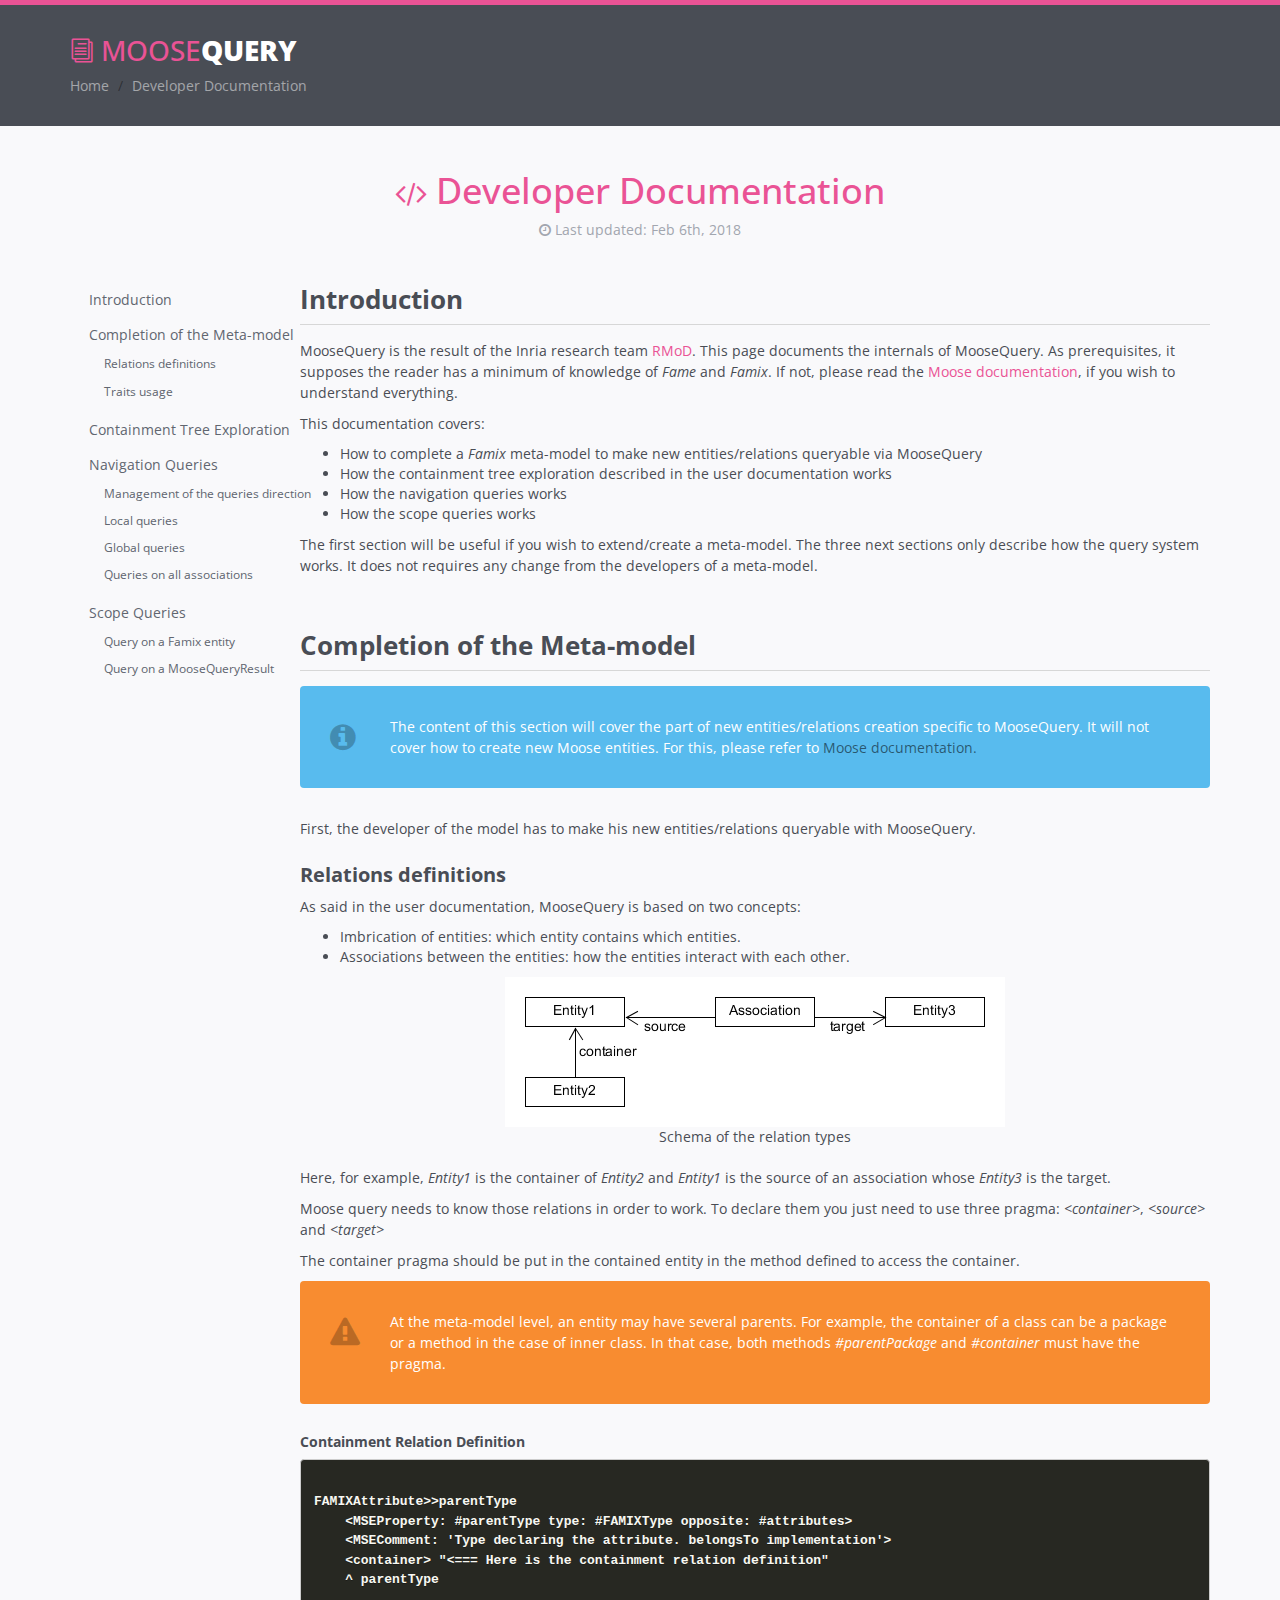
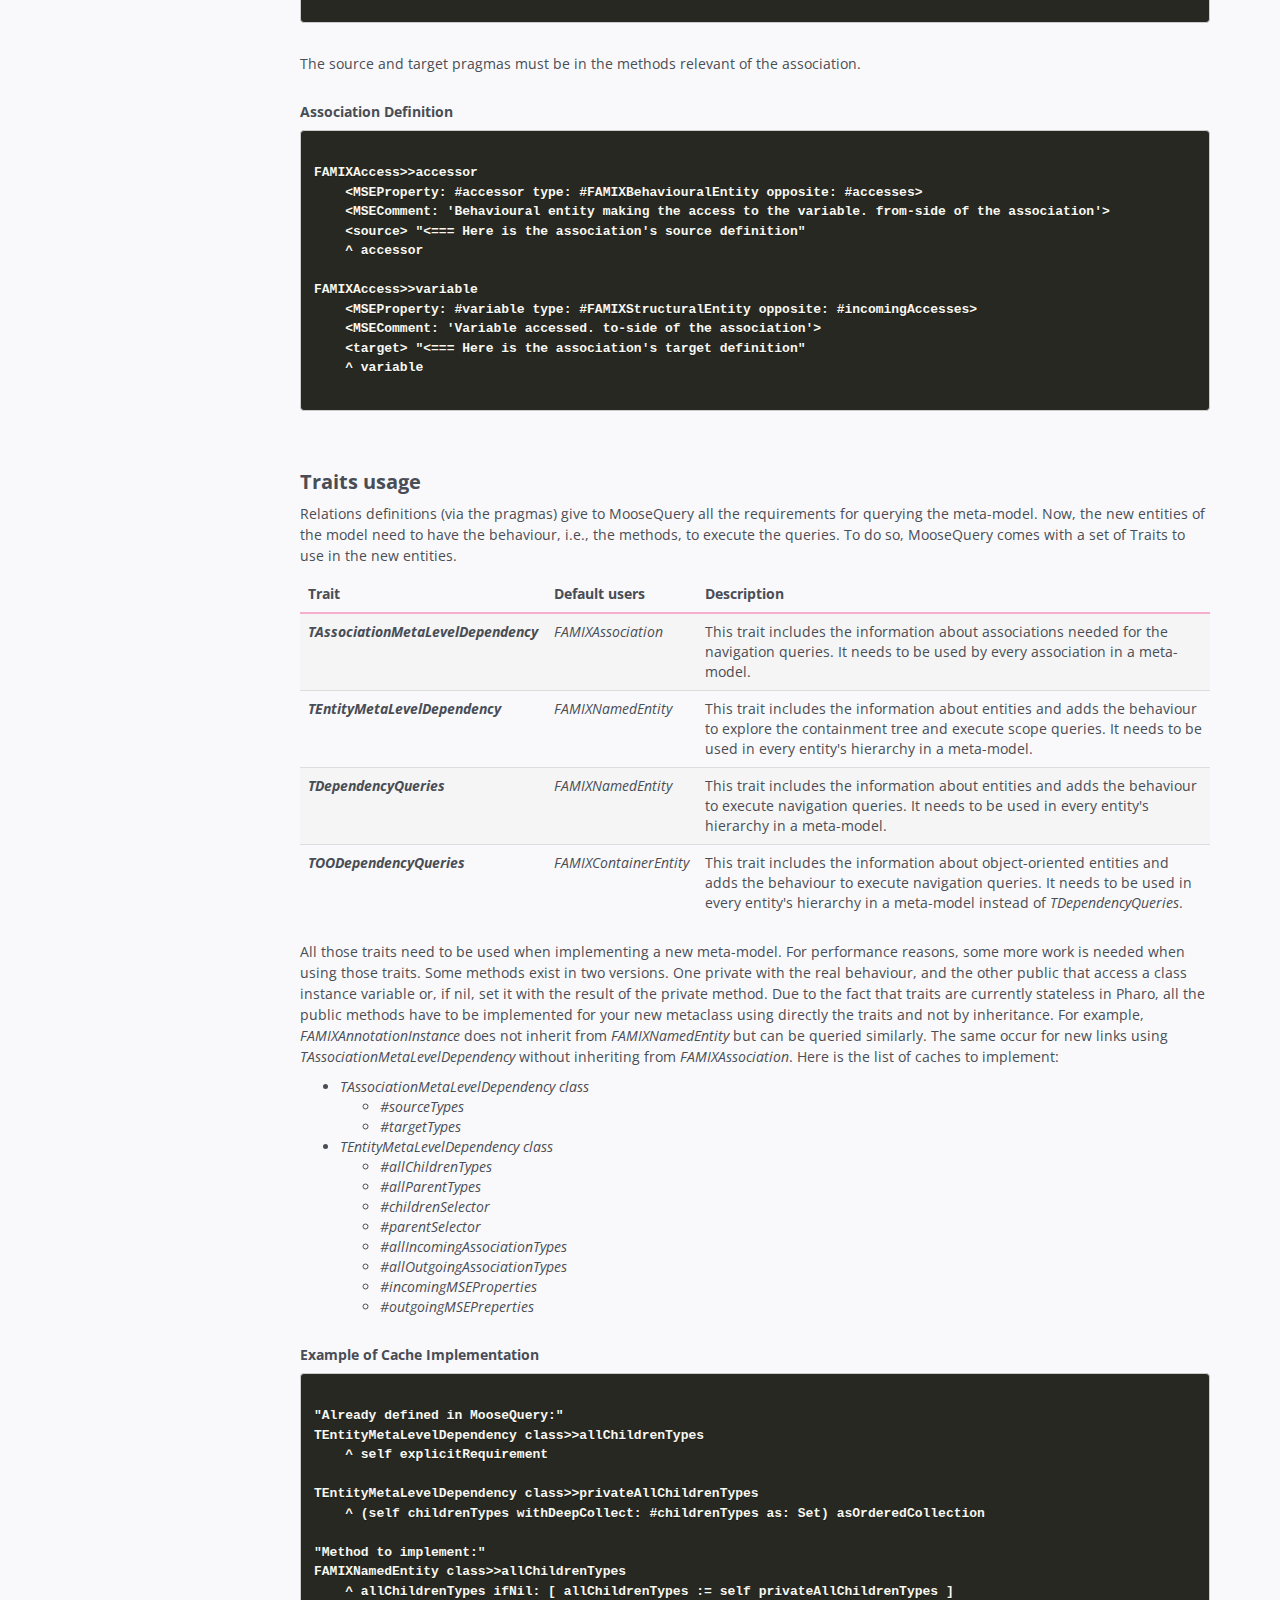
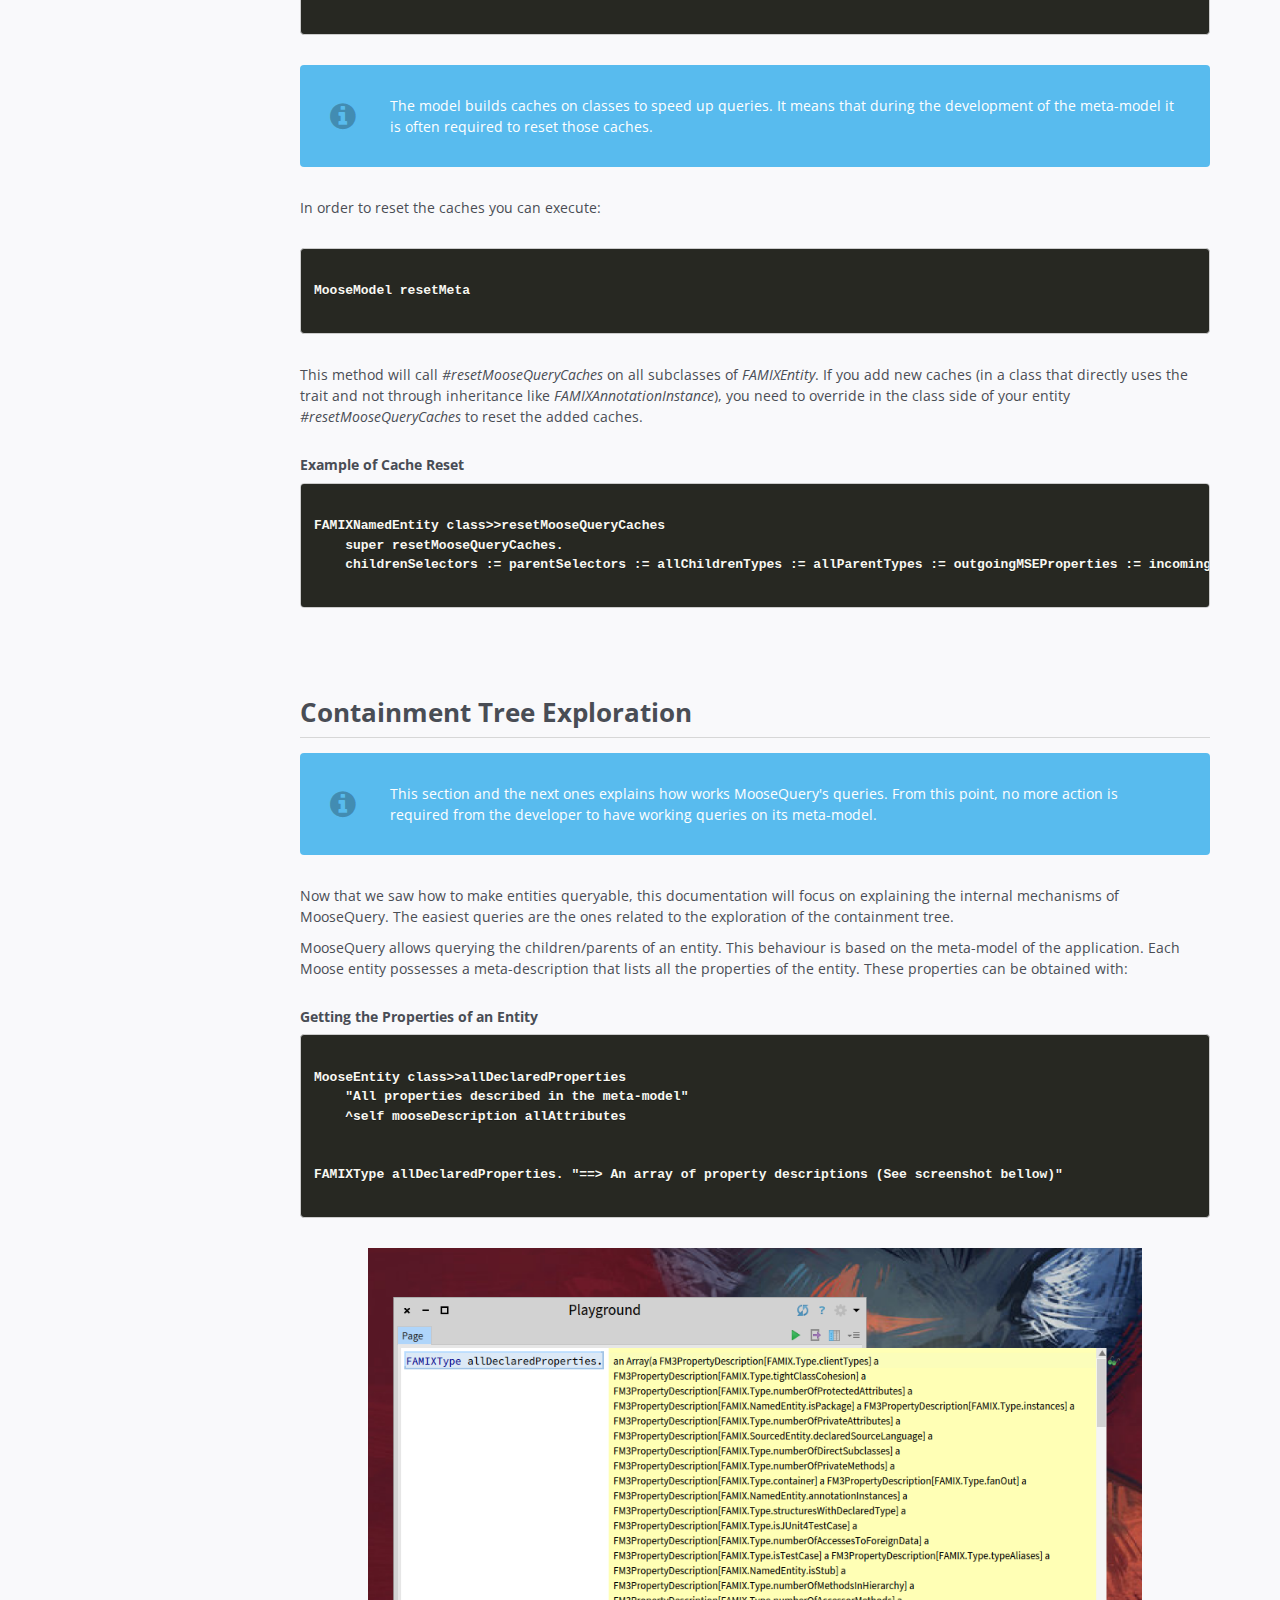
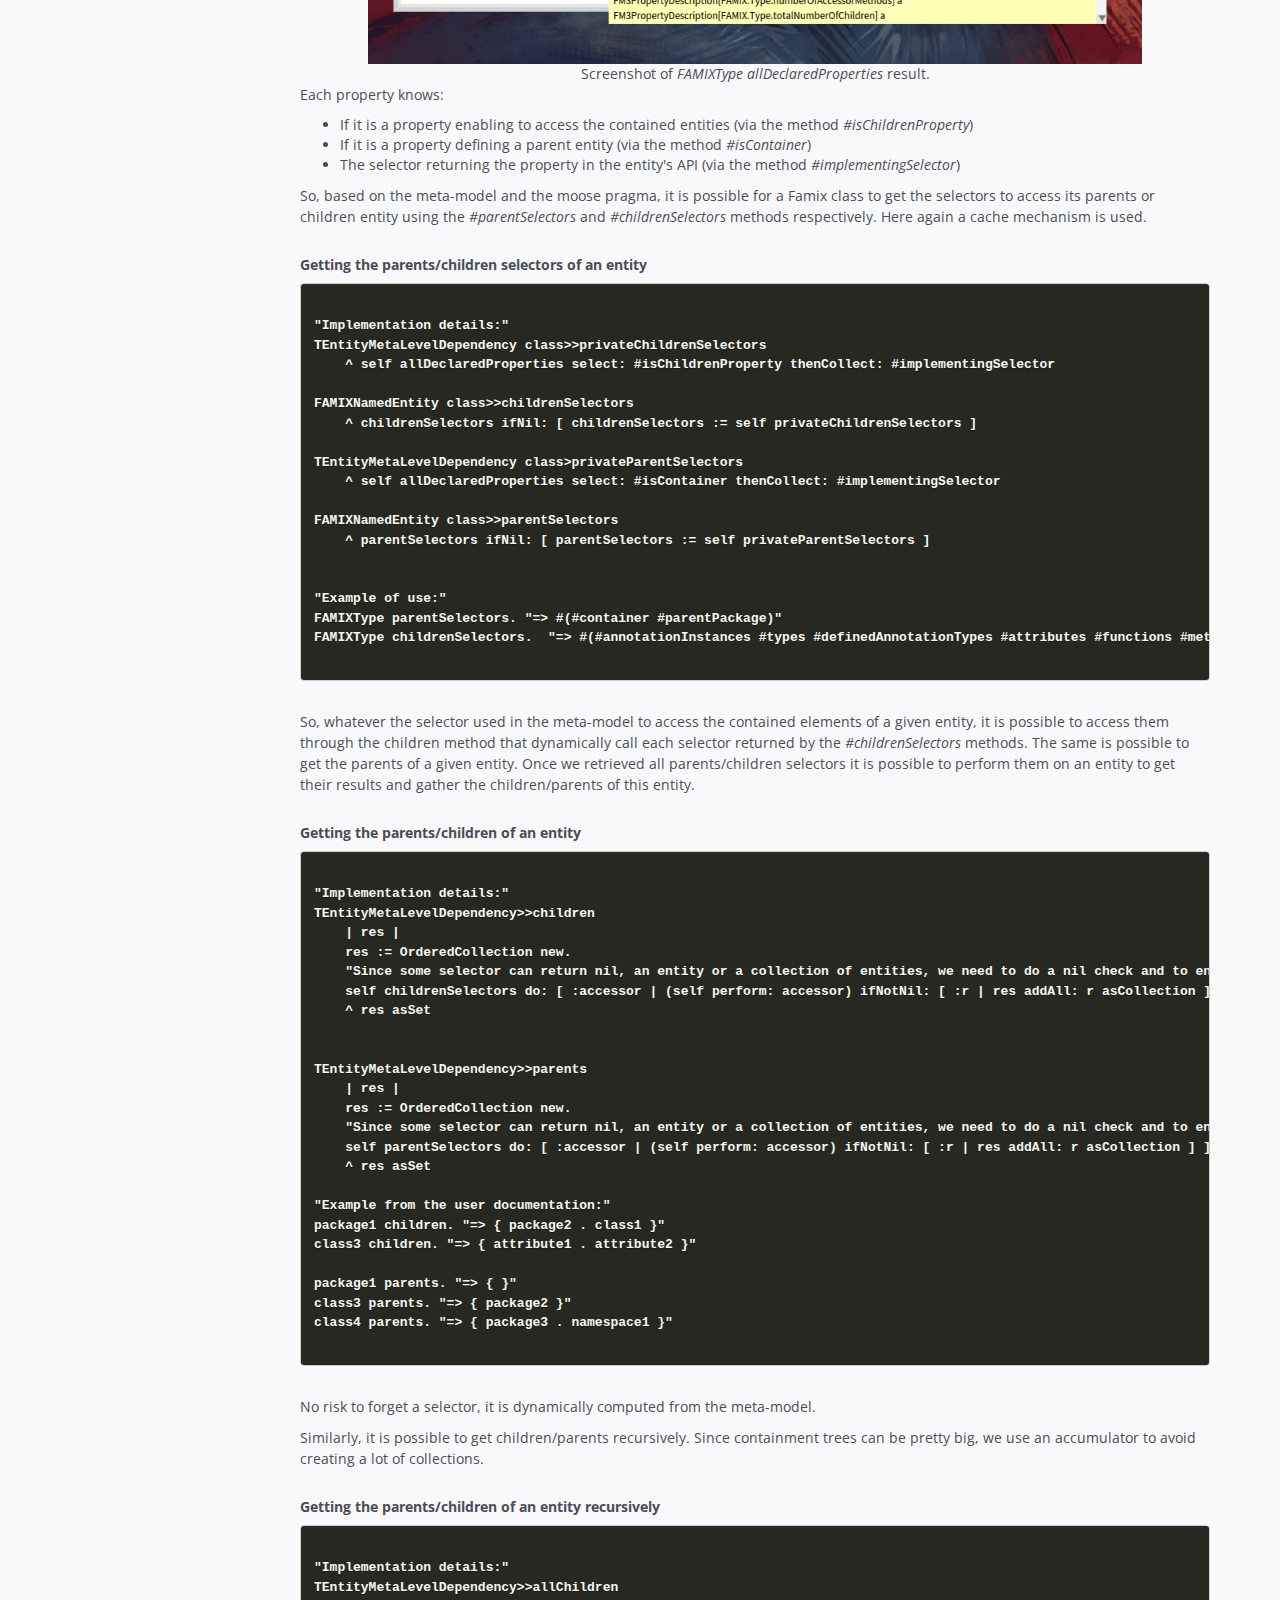
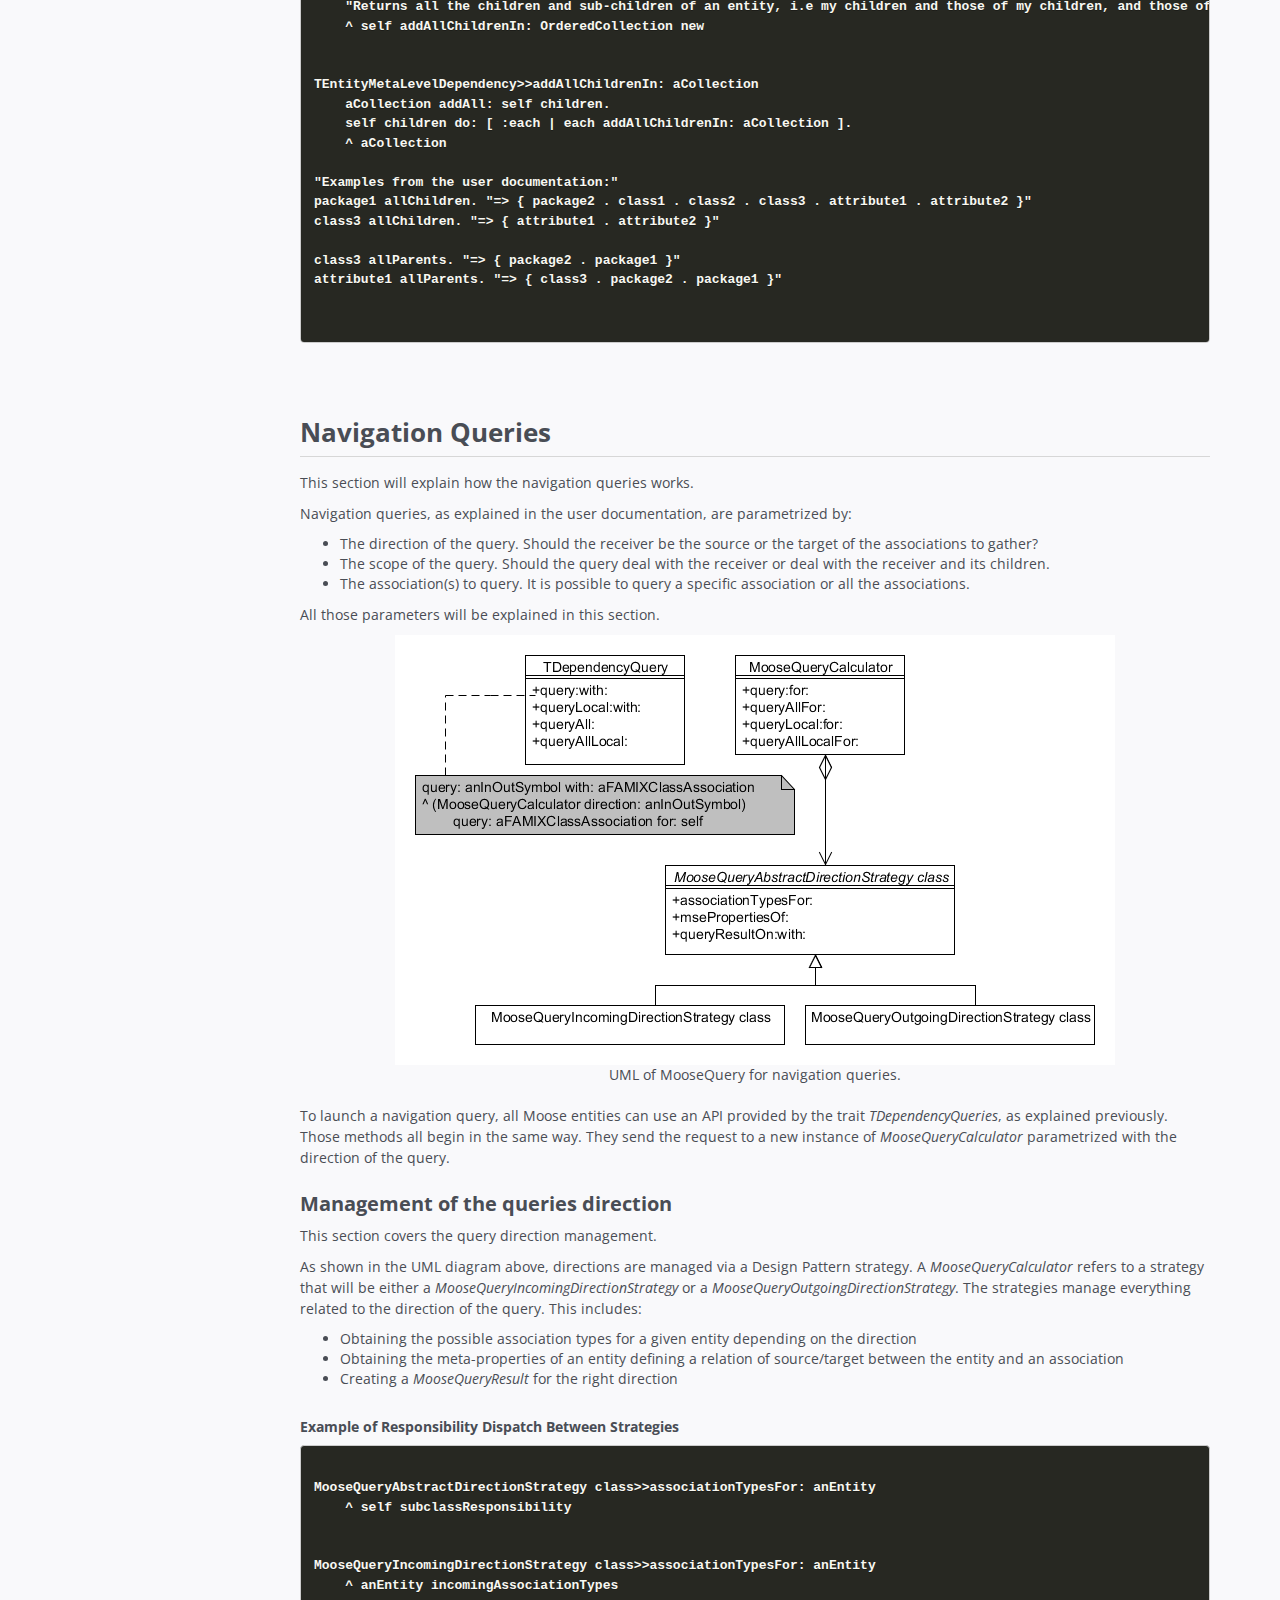
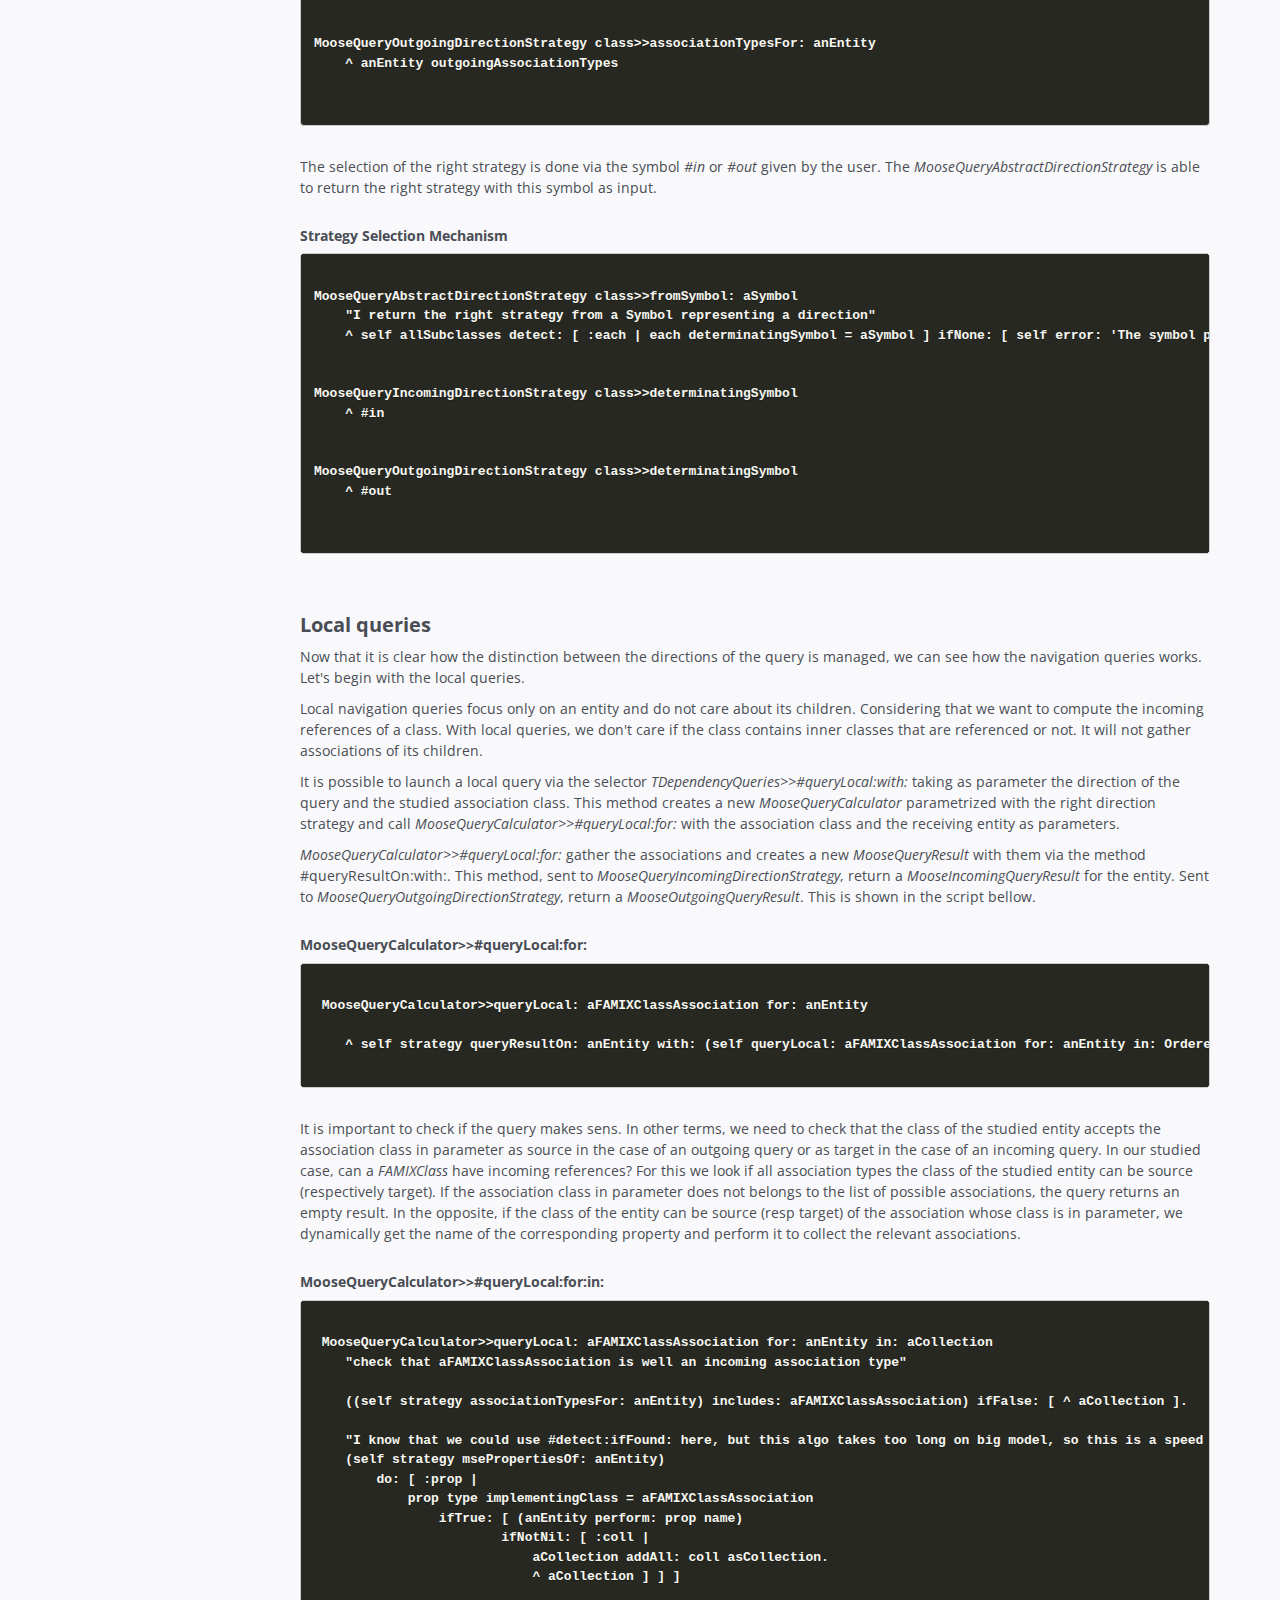
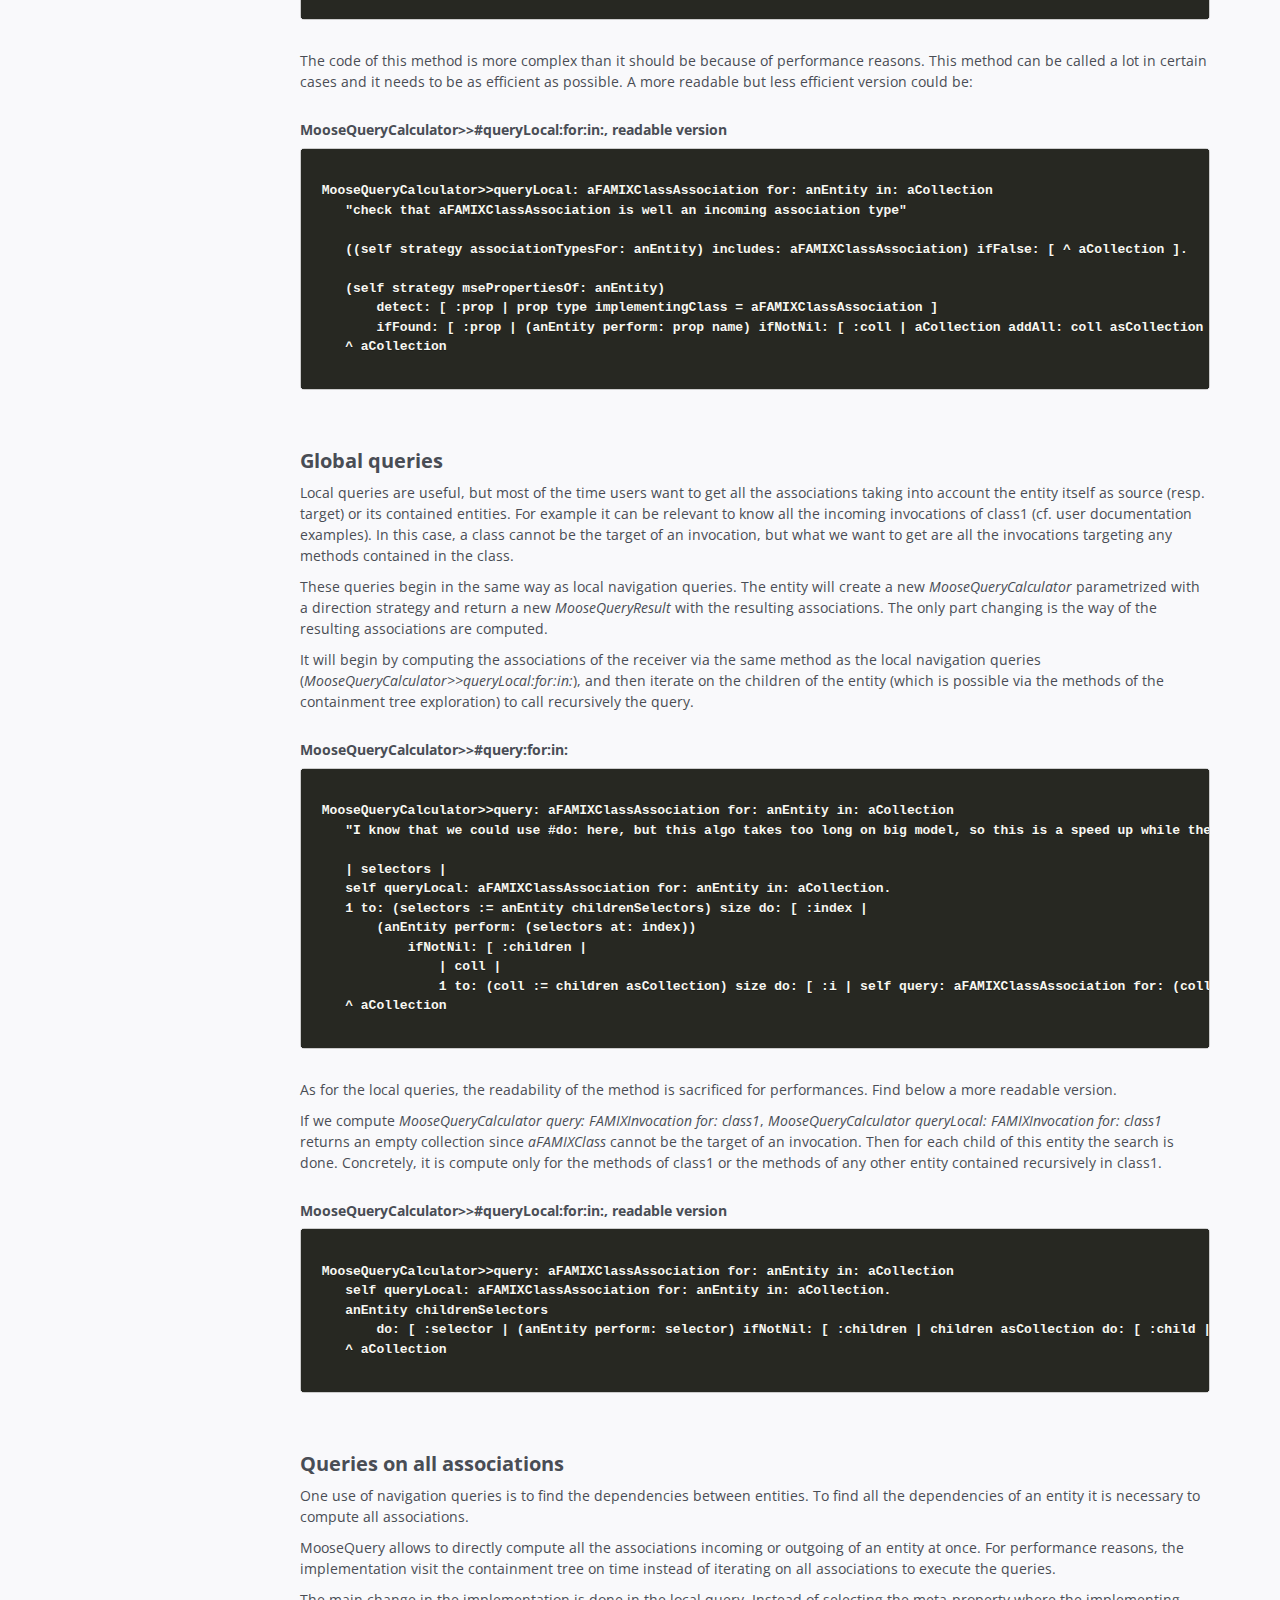
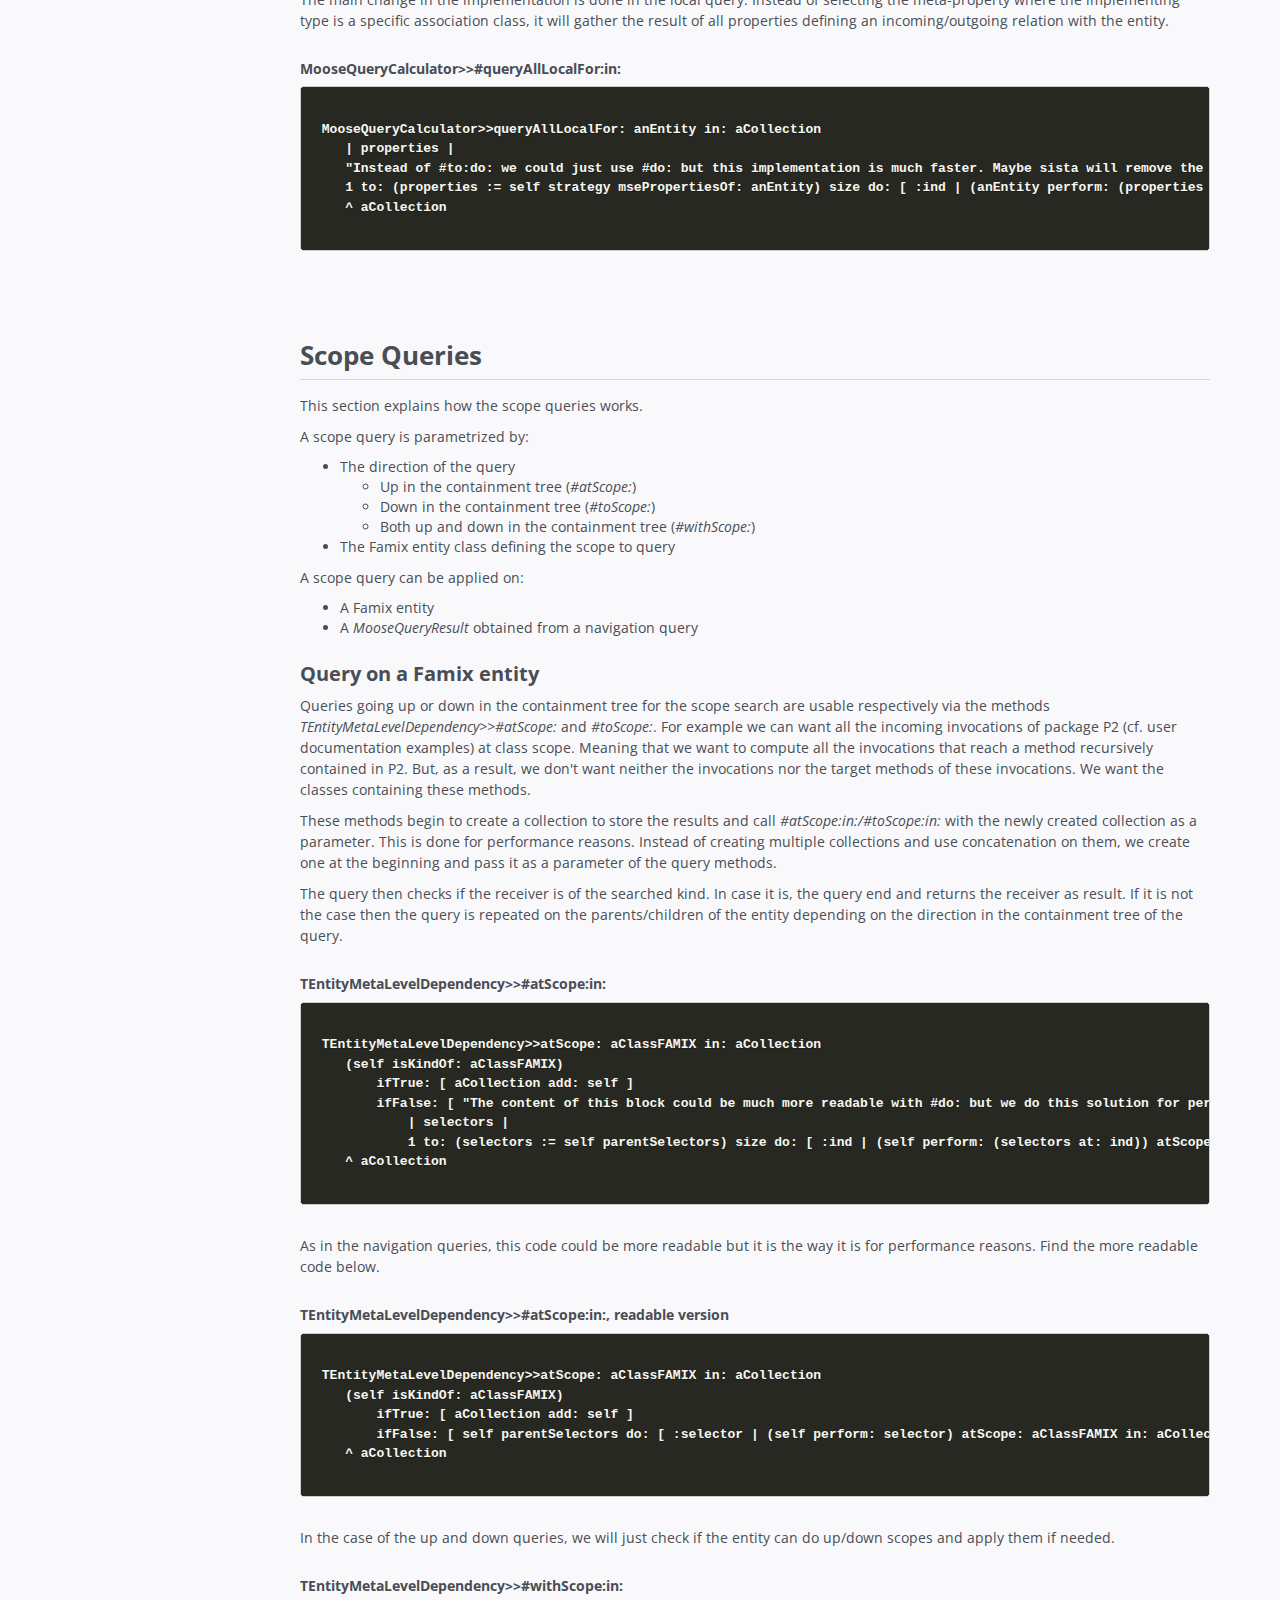
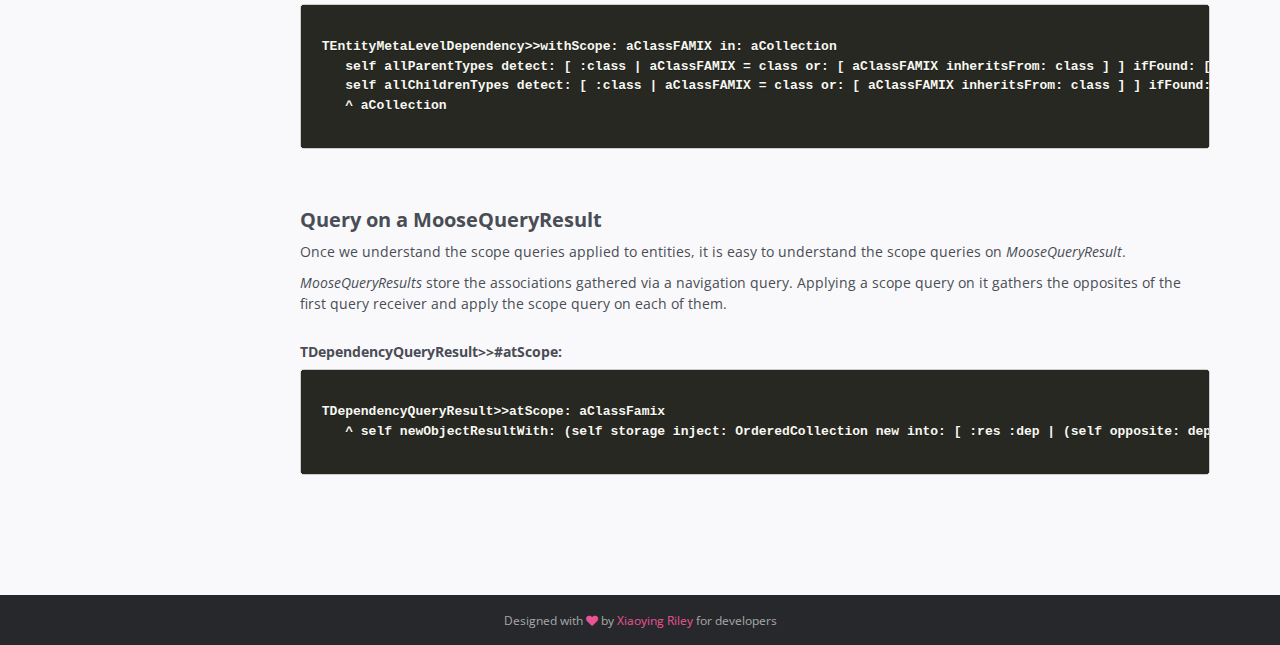
<file: devdocumentation.html>
<!DOCTYPE html>
<!--[if IE 8]>
<html lang="en" class="ie8"> <![endif]-->
<!--[if IE 9]>
<html lang="en" class="ie9"> <![endif]-->
<!--[if !IE]><!-->
<html lang="en"> <!--<![endif]-->
<head>
    <title>Moose Query Documentation - API Documentation</title>
    <!-- Meta -->
    <meta charset="utf-8">
    <meta http-equiv="X-UA-Compatible" content="IE=edge">
    <meta name="viewport" content="width=device-width, initial-scale=1.0">
    <meta name="description" content="Documentation of Moose Query, the query systeme of the Moose platform.">
    <meta name="author" content="Cyril Ferlicot-Delbecque">

    <!-- Favicon -->
    <link rel="apple-touch-icon" sizes="57x57" href="assets/favicon/apple-icon-57x57.png">
    <link rel="apple-touch-icon" sizes="60x60" href="assets/favicon/apple-icon-60x60.png">
    <link rel="apple-touch-icon" sizes="72x72" href="assets/favicon/apple-icon-72x72.png">
    <link rel="apple-touch-icon" sizes="76x76" href="assets/favicon/apple-icon-76x76.png">
    <link rel="apple-touch-icon" sizes="114x114" href="assets/favicon/apple-icon-114x114.png">
    <link rel="apple-touch-icon" sizes="120x120" href="assets/favicon/apple-icon-120x120.png">
    <link rel="apple-touch-icon" sizes="144x144" href="assets/favicon/apple-icon-144x144.png">
    <link rel="apple-touch-icon" sizes="152x152" href="assets/favicon/apple-icon-152x152.png">
    <link rel="apple-touch-icon" sizes="180x180" href="assets/favicon/apple-icon-180x180.png">
    <link rel="icon" type="image/png" sizes="192x192" href="assets/favicon/android-icon-192x192.png">
    <link rel="icon" type="image/png" sizes="32x32" href="assets/favicon/favicon-32x32.png">
    <link rel="icon" type="image/png" sizes="96x96" href="assets/favicon/favicon-96x96.png">
    <link rel="icon" type="image/png" sizes="16x16" href="assets/favicon/favicon-16x16.png">
    <link rel="manifest" href="assets/favicon/manifest.json">
    <meta name="msapplication-TileColor" content="#ffffff">
    <meta name="msapplication-TileImage" content="assets/favicon/ms-icon-144x144.png">
    <meta name="theme-color" content="#ffffff">
    <!-- End Favicon -->

    <link href='http://fonts.googleapis.com/css?family=Open+Sans:300italic,400italic,600italic,700italic,800italic,400,300,600,700,800'
          rel='stylesheet' type='text/css'>
    <!-- Global CSS -->
    <link rel="stylesheet" href="assets/plugins/bootstrap/css/bootstrap.min.css">
    <!-- Plugins CSS -->
    <link rel="stylesheet" href="assets/plugins/font-awesome/css/font-awesome.css">
    <link rel="stylesheet" href="assets/plugins/prism/prism.css">
    <link rel="stylesheet" href="assets/plugins/elegant_font/css/style.css">

    <!-- Theme CSS -->
    <link id="theme-style" rel="stylesheet" href="assets/css/styles.css">
    <!-- HTML5 shim and Respond.js IE8 support of HTML5 elements and media queries -->
    <!--[if lt IE 9]>
    <script src="assets/js/html5shiv.js"></script>
    <script src="assets/js/respond.min.js"></script>
    <![endif]-->
</head>

<body class="body-pink">
<div class="page-wrapper">
    <!-- ******Header****** -->
    <header id="header" class="header">
        <div class="container">
            <div class="branding">
                <h1 class="logo">
                    <a href="index.html">
                        <span aria-hidden="true" class="icon_documents_alt icon"></span>
                        <span class="text-highlight">Moose</span><span class="text-bold">Query</span>
                    </a>
                </h1>
            </div><!--//branding-->
            <ol class="breadcrumb">
                <li><a href="index.html">Home</a></li>
                <li class="active">Developer Documentation</li>
            </ol>
        </div><!--//container-->
    </header><!--//header-->
    <div class="doc-wrapper">
        <div class="container">
            <div id="doc-header" class="doc-header text-center">
                <h1 class="doc-title"><i class="icon fa fa-code"></i> Developer Documentation</h1>
                <div class="meta"><i class="fa fa-clock-o"></i> Last updated: Feb 6th, 2018</div>
            </div><!--//doc-header-->
            <div class="doc-body">
                <div class="doc-content">
                    <div class="content-inner">
                        <section id="introduction" class="doc-section">
                            <h2 class="section-title">Introduction</h2>
                            <div class="section-block">
                                <p>
                                    MooseQuery is the result of the Inria research team <a href="https://rmod.inria.fr/web/">RMoD</a>. This page documents the internals of MooseQuery. As prerequisites, it supposes the reader has a minimum of knowledge of <var>Fame</var> and <var>Famix</var>. If not, please read the <a href="http://themoosebook.org/book/index.html">Moose documentation</a>, if you wish to understand everything.
                                </p>
                                <p>
                                    This documentation covers:
                                </p>
                                <ul>
                                    <li>How to complete a <var>Famix</var> meta-model to make new entities/relations queryable via MooseQuery</li>
                                    <li>How the containment tree exploration described in the user documentation works</li>
                                    <li>How the navigation queries works</li>
                                    <li>How the scope queries works</li>
                                </ul>
                                <p>
                                    The first section will be useful if you wish to extend/create a meta-model. The three next sections only describe how the query system works. It does not requires any change from the developers of a meta-model.
                                </p>
                            </div>
                        </section>
                        <section id="metamodel" class="doc-section">
                        <h2 class="section-title">Completion of the Meta-model</h2>
                        <div class="section-block">
                            <div class="callout-block callout-info">
                                <div class="icon-holder">
                                    <i class="fa fa-info-circle"></i>
                                </div><!--//icon-holder-->
                                <div class="content">
                                    <p>The content of this section will cover the part of new entities/relations creation specific to MooseQuery. It will not cover how to create new Moose entities. For this, please refer to <a href="http://themoosebook.org/book/index.html">Moose documentation.</a></p>
                                </div><!--//content-->
                            </div>
                            <p>
                                First, the developer of the model has to make his new entities/relations queryable with MooseQuery.
                            </p>
                            <div id="relations" class="section-block">
                                <h3 class="block-title">Relations definitions</h3>
                                <p>
                                    As said in the user documentation, MooseQuery is based on two concepts:
                                </p>
                                <ul>
                                    <li>
                                        Imbrication of entities: which entity contains which entities.
                                    </li>
                                    <li>
                                        Associations between the entities: how the entities interact with each other.
                                    </li>
                                </ul>
                                <figure style="text-align: center">
                                    <img src="assets/images/relationsDev.png" alt="Schema of the two relation types">
                                    <figcaption>Schema of the relation types</figcaption>
                                </figure>
                                <br>
                                <p>
                                    Here, for example, <var>Entity1</var> is the container of <var>Entity2</var> and <var>Entity1</var> is the source of an association whose <var>Entity3</var> is the target.
                                </p>
                                <p>
                                    Moose query needs to know those relations in order to work. To declare them you just need to use three pragma: <var>&lt;container&gt;</var>, <var>&lt;source&gt;</var> and <var>&lt;target&gt;</var>
                                </p>
                                <p>
                                    The container pragma should be put in the contained entity in the method defined to access the container.
                                </p>
                                <div class="callout-block callout-warning">
                                    <div class="icon-holder">
                                        <i class="fa fa-exclamation-triangle"></i>
                                    </div><!--//icon-holder-->
                                    <div class="content">
                                        <p>At the meta-model level, an entity may have several parents. For example, the container of a class can be a package or a method in the case of inner class. In that case, both methods <var>#parentPackage</var> and <var>#container</var> must have the pragma.</p>
                                    </div><!--//content-->
                                </div>
                                <div class="code-block">
                                    <h6>Containment Relation Definition</h6>
                                    <pre><code class="language-smalltalk">
FAMIXAttribute>>parentType
	&lt;MSEProperty: #parentType type: #FAMIXType opposite: #attributes&gt;
	&lt;MSEComment: 'Type declaring the attribute. belongsTo implementation'&gt;
	&lt;container&gt; "<=== Here is the containment relation definition"
	^ parentType
                                    </code></pre>
                                </div><!--//code-block-->
                                <p>
                                    The source and target pragmas must be in the methods relevant of the association.
                                </p>
                                <div class="code-block">
                                    <h6>Association Definition</h6>
                                    <pre><code class="language-smalltalk">
FAMIXAccess>>accessor
	&lt;MSEProperty: #accessor type: #FAMIXBehaviouralEntity opposite: #accesses&gt;
	&lt;MSEComment: 'Behavioural entity making the access to the variable. from-side of the association'&gt;
	&lt;source&gt; "<=== Here is the association's source definition"
	^ accessor

FAMIXAccess>>variable
	&lt;MSEProperty: #variable type: #FAMIXStructuralEntity opposite: #incomingAccesses&gt;
	&lt;MSEComment: 'Variable accessed. to-side of the association'&gt;
	&lt;target&gt; "<=== Here is the association's target definition"
	^ variable
                                    </code></pre>
                                </div><!--//code-block-->
                            </div>
                            <div id="traits" class="section-block">
                                <h3 class="block-title">Traits usage</h3>
                                <p>
                                    Relations definitions (via the pragmas) give to MooseQuery all the requirements for querying the meta-model. Now, the new entities of the model need to have the behaviour, i.e., the methods, to execute the queries. To do so, MooseQuery comes with a set of Traits to use in the new entities.
                                </p>
                                <div class="table-responsive">
                                    <table class="table table-striped">
                                        <thead>
                                            <tr>
                                                <th>Trait</th>
                                                <th>Default users</th>
                                                <th>Description</th>
                                            </tr>
                                        </thead>
                                        <tbody>
                                            <tr>
                                                <th scope="row"><var>TAssociationMetaLevelDependency</var></th>
                                                <td><var>FAMIXAssociation</var></td>
                                                <td>This trait includes the information about associations needed for the navigation queries. It needs to be used by every association in a meta-model.</td>
                                            </tr>
                                            <tr>
                                                <th scope="row"><var>TEntityMetaLevelDependency</var></th>
                                                <td><var>FAMIXNamedEntity</var></td>
                                                <td>This trait includes the information about entities and adds the behaviour to explore the containment tree and execute scope queries. It needs to be used in every entity's hierarchy in a meta-model.</td>
                                            </tr>
                                            <tr>
                                                <th scope="row"><var>TDependencyQueries</var></th>
                                                <td><var>FAMIXNamedEntity</var></td>
                                                <td>This trait includes the information about entities and adds the behaviour to execute navigation queries. It needs to be used in every entity's hierarchy in a meta-model.</td>
                                            </tr>
                                            <tr>
                                                <th scope="row"><var>TOODependencyQueries</var></th>
                                                <td><var>FAMIXContainerEntity</var></td>
                                                <td>This trait includes the information about object-oriented entities and adds the behaviour to execute navigation queries. It needs to be used in every entity's hierarchy in a meta-model instead of <var>TDependencyQueries</var>.</td>
                                            </tr>
                                        </tbody>
                                    </table>
                                </div><!--//table-responsive-->
                                <p>
                                    All those traits need to be used when implementing a new meta-model. For performance reasons, some more work is needed when using those traits. Some methods exist in two versions. One private with the real behaviour, and the other public that access a class instance variable or, if nil, set it with the result of the private method. Due to the fact that traits are currently stateless in Pharo, all the public methods have to be implemented for your new metaclass using directly the traits and not by inheritance. For example, <var>FAMIXAnnotationInstance</var> does not inherit from <var>FAMIXNamedEntity</var> but can be queried similarly. The same occur for new links using <var>TAssociationMetaLevelDependency</var> without inheriting from <var>FAMIXAssociation</var>. Here is the list of caches to implement:
                                </p>
                                <ul>
                                    <li>
                                        <var>TAssociationMetaLevelDependency class</var>
                                        <ul>
                                            <li><var>#sourceTypes</var></li>
                                            <li><var>#targetTypes</var></li>
                                        </ul>
                                    </li>
                                    <li>
                                        <var>TEntityMetaLevelDependency class</var>
                                        <ul>
                                            <li><var>#allChildrenTypes</var></li>
                                            <li><var>#allParentTypes</var></li>
                                            <li><var>#childrenSelector</var></li>
                                            <li><var>#parentSelector</var></li>
                                            <li><var>#allIncomingAssociationTypes</var></li>
                                            <li><var>#allOutgoingAssociationTypes</var></li>
                                            <li><var>#incomingMSEProperties</var></li>
                                            <li><var>#outgoingMSEPreperties</var></li>
                                        </ul>
                                    </li>
                                </ul>
                                <div class="code-block">
                                    <h6>Example of Cache Implementation</h6>
                                    <pre><code class="language-smalltalk">
"Already defined in MooseQuery:"
TEntityMetaLevelDependency class>>allChildrenTypes
	^ self explicitRequirement

TEntityMetaLevelDependency class>>privateAllChildrenTypes
	^ (self childrenTypes withDeepCollect: #childrenTypes as: Set) asOrderedCollection

"Method to implement:"
FAMIXNamedEntity class>>allChildrenTypes
	^ allChildrenTypes ifNil: [ allChildrenTypes := self privateAllChildrenTypes ]
                                    </code></pre>
                                </div><!--//code-block-->
                                <div class="callout-block callout-info">
                                    <div class="icon-holder">
                                        <i class="fa fa-info-circle"></i>
                                    </div><!--//icon-holder-->
                                    <div class="content">
                                        <p>The model builds caches on classes to speed up queries. It means that during the development of the meta-model it is often required to reset those caches.</p>
                                    </div><!--//content-->
                                </div>
                                <p>
                                    In order to reset the caches you can execute:
                                </p>
                                <div class="code-block">
                                    <pre><code class="language-smalltalk">
MooseModel resetMeta
                                    </code></pre>
                                </div><!--//code-block-->
                                <p>
                                    This method will call <var>#resetMooseQueryCaches</var> on all subclasses of <var>FAMIXEntity</var>. If you add new caches (in a class that directly uses the trait and not through inheritance like <var>FAMIXAnnotationInstance</var>), you need to override in the class side of your entity <var>#resetMooseQueryCaches</var> to reset the added caches.
                                </p>

                                <div class="code-block">
                                    <h6>Example of Cache Reset</h6>
                                    <pre><code class="language-smalltalk">
FAMIXNamedEntity class>>resetMooseQueryCaches
	super resetMooseQueryCaches.
	childrenSelectors := parentSelectors := allChildrenTypes := allParentTypes := outgoingMSEProperties := incomingMSEProperties := incomingAssociationTypes := outgoingAssociationTypes := nil
                                    </code></pre>
                                </div><!--//code-block-->
                            </div>
                        </div>
                        </section>
                        <section id="containment" class="doc-section">
                            <h2 class="section-title">Containment Tree Exploration</h2>
                            <div class="section-block">
                                <div class="callout-block callout-info">
                                    <div class="icon-holder">
                                        <i class="fa fa-info-circle"></i>
                                    </div><!--//icon-holder-->
                                    <div class="content">
                                        <p>This section and the next ones explains how works MooseQuery's queries. From this point, no more action is required from the developer to have working queries on its meta-model.</p>
                                    </div><!--//content-->
                                </div>
                                <p>
                                    Now that we saw how to make entities queryable, this documentation will focus on explaining the internal mechanisms of MooseQuery. The easiest queries are the ones related to the exploration of the containment tree.
                                </p>
                                <p>
                                    MooseQuery allows querying the children/parents of an entity. This behaviour is based on the meta-model of the application. Each Moose entity possesses a meta-description that lists all the properties of the entity. These properties can be obtained with:
                                </p>
                                <div class="code-block">
                                    <h6>Getting the Properties of an Entity</h6>
                                    <pre><code class="language-smalltalk">
MooseEntity class>>allDeclaredProperties
	"All properties described in the meta-model"
	^self mooseDescription allAttributes


FAMIXType allDeclaredProperties. "==> An array of property descriptions (See screenshot bellow)"
                                    </code></pre>
                                </div><!--//code-block-->
                                <figure style="text-align: center">
                                    <img src="assets/images/typesDescriptionsDev.png" alt="Screenshot of `FAMIXType allDeclaredProperties` result." width="85%">
                                    <figcaption>Screenshot of <var>FAMIXType allDeclaredProperties</var> result.</figcaption>
                                </figure>
                                <p>
                                    Each property knows:
                                </p>
                                <ul>
                                    <li>If it is a property enabling to access the contained entities (via the method <var>#isChildrenProperty</var>)</li>
                                    <li>If it is a property defining a parent entity (via the method <var>#isContainer</var>)</li>
                                    <li> The selector returning the property in the entity's API (via the method <var>#implementingSelector</var>)</li>
                                </ul>
                                <p>
                                    So, based on the meta-model and the moose pragma, it is possible for a Famix class to get the selectors to access its parents or children entity using the <var>#parentSelectors</var> and <var>#childrenSelectors</var> methods respectively. Here again a cache mechanism is used.
                                </p>
                                <div class="code-block">
                                    <h6>Getting the parents/children selectors of an entity</h6>
                                    <pre><code class="language-smalltalk">
"Implementation details:"
TEntityMetaLevelDependency class>>privateChildrenSelectors
	^ self allDeclaredProperties select: #isChildrenProperty thenCollect: #implementingSelector

FAMIXNamedEntity class>>childrenSelectors
	^ childrenSelectors ifNil: [ childrenSelectors := self privateChildrenSelectors ]

TEntityMetaLevelDependency class>privateParentSelectors
	^ self allDeclaredProperties select: #isContainer thenCollect: #implementingSelector

FAMIXNamedEntity class>>parentSelectors
	^ parentSelectors ifNil: [ parentSelectors := self privateParentSelectors ]


"Example of use:"
FAMIXType parentSelectors. "=> #(#container #parentPackage)"
FAMIXType childrenSelectors.  "=> #(#annotationInstances #types #definedAnnotationTypes #attributes #functions #methods)"
                                    </code></pre>
                                </div><!--//code-block-->
                                <p>
                                    So, whatever the selector used in the meta-model to access the contained elements of a given entity, it is possible to access them through the children method that dynamically call each selector returned by the <var>#childrenSelectors</var> methods. The same is possible to get the parents of a given entity. Once we retrieved all parents/children selectors it is possible to perform them on an entity to get their results and gather the children/parents of this entity.
                                </p>
                                <div class="code-block">
                                    <h6>Getting the parents/children of an entity</h6>
                                    <pre><code class="language-smalltalk">
"Implementation details:"
TEntityMetaLevelDependency>>children
	| res |
	res := OrderedCollection new.
    "Since some selector can return nil, an entity or a collection of entities, we need to do a nil check and to ensure everything is a collection via #asCollection"
	self childrenSelectors do: [ :accessor | (self perform: accessor) ifNotNil: [ :r | res addAll: r asCollection ] ].
	^ res asSet


TEntityMetaLevelDependency>>parents
	| res |
	res := OrderedCollection new.
    "Since some selector can return nil, an entity or a collection of entities, we need to do a nil check and to ensure everything is a collection via #asCollection"
	self parentSelectors do: [ :accessor | (self perform: accessor) ifNotNil: [ :r | res addAll: r asCollection ] ].
	^ res asSet

"Example from the user documentation:"
package1 children. "=> { package2 . class1 }"
class3 children. "=> { attribute1 . attribute2 }"

package1 parents. "=> { }"
class3 parents. "=> { package2 }"
class4 parents. "=> { package3 . namespace1 }"
                                    </code></pre>
                                </div><!--//code-block-->
                                <p>
                                    No risk to forget a selector, it is dynamically computed from the meta-model.
                                </p>
                                <p>
                                    Similarly, it is possible to get children/parents recursively. Since containment trees can be pretty big, we use an accumulator to avoid creating a lot of collections.
                                </p>
                                <div class="code-block">
                                    <h6>Getting the parents/children of an entity recursively</h6>
                                    <pre><code class="language-smalltalk">
"Implementation details:"
TEntityMetaLevelDependency>>allChildren
	"Returns all the children and sub-children of an entity, i.e my children and those of my children, and those of the children of my children, etc"
	^ self addAllChildrenIn: OrderedCollection new


TEntityMetaLevelDependency>>addAllChildrenIn: aCollection
	aCollection addAll: self children.
	self children do: [ :each | each addAllChildrenIn: aCollection ].
	^ aCollection

"Examples from the user documentation:"
package1 allChildren. "=> { package2 . class1 . class2 . class3 . attribute1 . attribute2 }"
class3 allChildren. "=> { attribute1 . attribute2 }"

class3 allParents. "=> { package2 . package1 }"
attribute1 allParents. "=> { class3 . package2 . package1 }"

                                    </code></pre>
                                </div><!--//code-block-->
                            </div>
                        </section>
                        <section id="navigation" class="doc-section">
                            <h2 class="section-title">Navigation Queries</h2>
                            <div class="section-block">
                                <p>
                                    This section will explain how the navigation queries works.
                                </p>
                                <p>
                                    Navigation queries, as explained in the user documentation, are parametrized by:
                                </p>
                                <ul>
                                    <li>
                                        The direction of the query. Should the receiver be the source or the target of the associations to gather?
                                    </li>
                                    <li>
                                        The scope of the query. Should the query deal with the receiver or deal with the receiver and its children.
                                    </li>
                                    <li>
                                        The association(s) to query. It is possible to query a specific association or all the associations.
                                    </li>
                                </ul>
                                <p>
                                    All those parameters will be explained in this section.
                                </p>
                                <figure style="text-align: center">
                                    <img src="assets/images/navigationDev.png" alt="UML of MooseQuery navigation queries.">
                                    <figcaption>UML of MooseQuery for navigation queries.</figcaption>
                                </figure>
                                <br>
                                <p>
                                    To launch a navigation query, all Moose entities can use an API provided by the trait <var>TDependencyQueries</var>, as explained previously. Those methods all begin in the same way. They send the request to a new instance of <var>MooseQueryCalculator</var> parametrized with the direction of the query.
                                </p>
                                <div id="directions" class="section-block">
                                    <h3 class="block-title">Management of the queries direction</h3>
                                    <p>
                                        This section covers the query direction management.
                                    </p>
                                    <p>
                                        As shown in the UML diagram above, directions are managed via a Design Pattern strategy. A <var>MooseQueryCalculator</var> refers to a strategy that will be either a <var>MooseQueryIncomingDirectionStrategy</var> or a <var>MooseQueryOutgoingDirectionStrategy</var>. The strategies manage everything related to the direction of the query. This includes:
                                    </p>
                                    <ul>
                                        <li>
                                            Obtaining the possible association types for a given entity depending on the direction
                                        </li>
                                        <li>
                                            Obtaining the meta-properties of an entity defining a relation of source/target between the entity and an association
                                        </li>
                                        <li>
                                            Creating a <var>MooseQueryResult</var> for the right direction
                                        </li>
                                    </ul>
                                    <div class="code-block">
                                        <h6>Example of Responsibility Dispatch Between Strategies</h6>
                                        <pre><code class="language-smalltalk">
MooseQueryAbstractDirectionStrategy class>>associationTypesFor: anEntity
	^ self subclassResponsibility


MooseQueryIncomingDirectionStrategy class>>associationTypesFor: anEntity
	^ anEntity incomingAssociationTypes


MooseQueryOutgoingDirectionStrategy class>>associationTypesFor: anEntity
	^ anEntity outgoingAssociationTypes

                                    </code></pre>
                                    </div><!--//code-block-->
                                    <p>
                                        The selection of the right strategy is done via the symbol <var>#in</var> or <var>#out</var> given by the user. The <var>MooseQueryAbstractDirectionStrategy</var> is able to return the right strategy with this symbol as input.
                                    </p>
                                    <div class="code-block">
                                        <h6>Strategy Selection Mechanism</h6>
                                        <pre><code class="language-smalltalk">
MooseQueryAbstractDirectionStrategy class>>fromSymbol: aSymbol
	"I return the right strategy from a Symbol representing a direction"
	^ self allSubclasses detect: [ :each | each determinatingSymbol = aSymbol ] ifNone: [ self error: 'The symbol passed to the query should be either #in or #out. Here we got ' , aSymbol asString ]


MooseQueryIncomingDirectionStrategy class>>determinatingSymbol
	^ #in


MooseQueryOutgoingDirectionStrategy class>>determinatingSymbol
	^ #out

                                    </code></pre>
                                    </div><!--//code-block-->
                                </div>
                                <div id="local" class="section-block">
                                    <h3 class="block-title">Local queries</h3>
                                    <p>
                                        Now that it is clear how the distinction between the directions of the query is managed, we can see how the navigation queries works. Let's begin with the local queries.
                                    </p>
                                    <p>
                                        Local navigation queries focus only on an entity and do not care about its children. Considering that we want to compute the incoming references of a class. With local queries, we don't care if the class contains inner classes that are referenced or not. It will not gather associations of its children.
                                    </p>
                                    <p>
                                        It is possible to launch a local query via the selector <var>TDependencyQueries>>#queryLocal:with:</var> taking as parameter the direction of the query and the studied association class. This method creates a new <var>MooseQueryCalculator</var> parametrized with the right direction strategy and call <var>MooseQueryCalculator>>#queryLocal:for:</var> with the association class and the receiving entity as parameters.
                                    </p>
                                    <p>
                                        <var>MooseQueryCalculator>>#queryLocal:for:</var> gather the associations and creates a new <var>MooseQueryResult</var> with them via the method #queryResultOn:with:. This method, sent to <var>MooseQueryIncomingDirectionStrategy</var>, return a <var>MooseIncomingQueryResult</var> for the entity. Sent to <var>MooseQueryOutgoingDirectionStrategy</var>, return a <var>MooseOutgoingQueryResult</var>. This is shown in the script bellow.
                                    </p>
                                    <div class="code-block">
                                        <h6>MooseQueryCalculator>>#queryLocal:for:</h6>
                                        <pre><code class="language-smalltalk">
 MooseQueryCalculator>>queryLocal: aFAMIXClassAssociation for: anEntity

	^ self strategy queryResultOn: anEntity with: (self queryLocal: aFAMIXClassAssociation for: anEntity in: OrderedCollection new) asSet
                                    </code></pre>
                                    </div><!--//code-block-->
                                    <p>
                                        It is important to check if the query makes sens. In other terms, we need to check that the class of the studied entity accepts the association class in parameter as source in the case of an outgoing query or as target in the case of an incoming query. In our studied case, can a <var>FAMIXClass</var> have incoming references?  For this we look if all association types the class of the studied entity can be source (respectively target). If the association class in parameter does not belongs to the list of possible associations, the query returns an empty result. In the opposite, if the class of the entity can be source (resp target) of the association whose class is in parameter, we dynamically get the name of the corresponding property and perform it to collect the relevant associations.
                                    </p>
                                    <div class="code-block">
                                        <h6> MooseQueryCalculator>>#queryLocal:for:in:</h6>
                                        <pre><code class="language-smalltalk">
 MooseQueryCalculator>>queryLocal: aFAMIXClassAssociation for: anEntity in: aCollection
	"check that aFAMIXClassAssociation is well an incoming association type"

	((self strategy associationTypesFor: anEntity) includes: aFAMIXClassAssociation) ifFalse: [ ^ aCollection ].

	"I know that we could use #detect:ifFound: here, but this algo takes too long on big model, so this is a speed up while the sista vm is not ready for production"
	(self strategy msePropertiesOf: anEntity)
		do: [ :prop |
			prop type implementingClass = aFAMIXClassAssociation
				ifTrue: [ (anEntity perform: prop name)
						ifNotNil: [ :coll |
							aCollection addAll: coll asCollection.
							^ aCollection ] ] ]
                                    </code></pre>
                                    </div><!--//code-block-->
                                    <p>
                                        The code of this method is more complex than it should be because of performance reasons. This method can be called a lot in certain cases and it needs to be as efficient as possible. A more readable but less efficient version could be:
                                    </p>
                                    <div class="code-block">
                                        <h6> MooseQueryCalculator>>#queryLocal:for:in:, readable version</h6>
                                        <pre><code class="language-smalltalk">
 MooseQueryCalculator>>queryLocal: aFAMIXClassAssociation for: anEntity in: aCollection
	"check that aFAMIXClassAssociation is well an incoming association type"

	((self strategy associationTypesFor: anEntity) includes: aFAMIXClassAssociation) ifFalse: [ ^ aCollection ].

	(self strategy msePropertiesOf: anEntity)
		detect: [ :prop | prop type implementingClass = aFAMIXClassAssociation ]
		ifFound: [ :prop | (anEntity perform: prop name) ifNotNil: [ :coll | aCollection addAll: coll asCollection ] ].
	^ aCollection
                                    </code></pre>
                                    </div><!--//code-block-->
                                </div>
                                <div id="global" class="section-block">
                                    <h3 class="block-title">Global queries</h3>
                                    <p>
                                        Local queries are useful, but most of the time users want to get all the associations taking into account the entity itself as source (resp. target) or its contained entities. For example it can be relevant to know all the incoming invocations of class1 (cf. user documentation examples). In this case, a class cannot be the target of an invocation, but what we want to get are all the invocations targeting any methods contained in the class.
                                    </p>
                                    <p>
                                        These queries begin in the same way as local navigation queries. The entity will create a new <var>MooseQueryCalculator</var> parametrized with a direction strategy and return a new <var>MooseQueryResult</var> with the resulting associations. The only part changing is the way of the resulting associations are computed.
                                    </p>
                                    <p>
                                        It will begin by computing the associations of the receiver via the same method as the local navigation queries (<var>MooseQueryCalculator>>queryLocal:for:in:</var>), and then iterate on the children of the entity (which is possible via the methods of the containment tree exploration) to call recursively the query.
                                    </p>
                                    <div class="code-block">
                                        <h6> MooseQueryCalculator>>#query:for:in:</h6>
                                        <pre><code class="language-smalltalk">
 MooseQueryCalculator>>query: aFAMIXClassAssociation for: anEntity in: aCollection
	"I know that we could use #do: here, but this algo takes too long on big model, so this is a speed up while the sista vm is not ready for production"

	| selectors |
	self queryLocal: aFAMIXClassAssociation for: anEntity in: aCollection.
	1 to: (selectors := anEntity childrenSelectors) size do: [ :index |
		(anEntity perform: (selectors at: index))
			ifNotNil: [ :children |
				| coll |
				1 to: (coll := children asCollection) size do: [ :i | self query: aFAMIXClassAssociation for: (coll at: i) in: aCollection ] ] ].
	^ aCollection
                                    </code></pre>
                                    </div><!--//code-block-->
                                    <p>
                                        As for the local queries, the readability of the method is sacrificed for performances. Find below a more readable version.
                                    </p>
                                    <p>
                                        If we compute <var>MooseQueryCalculator query: FAMIXInvocation for: class1</var>, <var>MooseQueryCalculator queryLocal: FAMIXInvocation for: class1</var> returns an empty collection since <var>aFAMIXClass</var> cannot be the target of an invocation. Then for each child of this entity the search is done. Concretely, it is compute only for the methods of class1 or the methods of any other entity contained recursively in class1.
                                    </p>
                                    <div class="code-block">
                                        <h6> MooseQueryCalculator>>#queryLocal:for:in:, readable version</h6>
                                        <pre><code class="language-smalltalk">
 MooseQueryCalculator>>query: aFAMIXClassAssociation for: anEntity in: aCollection
	self queryLocal: aFAMIXClassAssociation for: anEntity in: aCollection.
	anEntity childrenSelectors
		do: [ :selector | (anEntity perform: selector) ifNotNil: [ :children | children asCollection do: [ :child | self query: aFAMIXClassAssociation for: child in: aCollection ] ] ].
	^ aCollection
                                    </code></pre>
                                    </div><!--//code-block-->
                                </div>
                                <div id="all" class="section-block">
                                    <h3 class="block-title">Queries on all associations</h3>
                                    <p>
                                        One use of navigation queries is to find the dependencies between entities. To find all the dependencies of an entity it is necessary to compute all associations.
                                    </p>
                                    <p>
                                        MooseQuery allows to directly compute all the associations incoming or outgoing of an entity at once. For performance reasons, the implementation visit the containment tree on time instead of iterating on all associations to execute the queries.
                                    </p>
                                    <p>
                                        The main change in the implementation is done in the local query. Instead of selecting the meta-property where the implementing type is a specific association class, it will gather the result of all properties defining an incoming/outgoing relation with the entity.
                                    </p>
                                    <div class="code-block">
                                        <h6> MooseQueryCalculator>>#queryAllLocalFor:in:</h6>
                                        <pre><code class="language-smalltalk">
 MooseQueryCalculator>>queryAllLocalFor: anEntity in: aCollection
	| properties |
	"Instead of #to:do: we could just use #do: but this implementation is much faster. Maybe sista will remove the needs of the todo later."
	1 to: (properties := self strategy msePropertiesOf: anEntity) size do: [ :ind | (anEntity perform: (properties at: ind) name) ifNotNil: [ :coll | aCollection addAll: coll asCollection ] ].
	^ aCollection
                                    </code></pre>
                                    </div><!--//code-block-->
                                </div>
                            </div>
                        </section>
                        <section id="scope" class="doc-section">
                            <h2 class="section-title">Scope Queries</h2>
                            <div class="section-block">
                                <p>
                                    This section explains how the scope queries works.
                                </p>
                                <p>
                                    A scope query is parametrized by:
                                </p>
                                <ul>
                                    <li>
                                        The direction of the query
                                        <ul>
                                            <li>Up in the containment tree (<var>#atScope:</var>)</li>
                                            <li>Down in the containment tree (<var>#toScope:</var>)</li>
                                            <li>Both up and down in the containment tree (<var>#withScope:</var>)</li>
                                        </ul>
                                    </li>
                                    <li>The Famix entity class defining the scope to query</li>
                                </ul>
                                <p>
                                    A scope query can be applied on:
                                </p>
                                <ul>
                                    <li>A Famix entity</li>
                                    <li>A <var>MooseQueryResult</var> obtained from a navigation query</li>
                                </ul>
                                <div id="entity" class="section-block">
                                    <h3 class="block-title">Query on a Famix entity</h3>
                                    <p>
                                        Queries going up or down in the containment tree for the scope search are usable respectively via the methods <var>TEntityMetaLevelDependency>>#atScope:</var> and <var>#toScope:</var>. For example we can want all the incoming invocations of package P2 (cf. user documentation examples) at class scope. Meaning that we want to compute all the invocations that reach a method recursively contained in P2. But, as a result, we don't want neither the invocations nor the target methods of these invocations. We want the classes containing these methods.
                                    </p>
                                    <p>
                                        These methods begin to create a collection to store the results and call <var>#atScope:in:/#toScope:in:</var> with the newly created collection as a parameter. This is done for performance reasons. Instead of creating multiple collections and use concatenation on them, we create one at the beginning and pass it as a parameter of the query methods.
                                    </p>
                                    <p>
                                        The query then checks if the receiver is of the searched kind. In case it is, the query end and returns the receiver as result. If it is not the case then the query is repeated on the parents/children of the entity depending on the direction in the containment tree of the query.
                                    </p>
                                    <div class="code-block">
                                        <h6> TEntityMetaLevelDependency>>#atScope:in:</h6>
                                        <pre><code class="language-smalltalk">
 TEntityMetaLevelDependency>>atScope: aClassFAMIX in: aCollection
	(self isKindOf: aClassFAMIX)
		ifTrue: [ aCollection add: self ]
		ifFalse: [ "The content of this block could be much more readable with #do: but we do this solution for performances... We need this method to be really really performant."
			| selectors |
			1 to: (selectors := self parentSelectors) size do: [ :ind | (self perform: (selectors at: ind)) atScope: aClassFAMIX in: aCollection ] ].
	^ aCollection
                                        </code></pre>
                                    </div><!--//code-block-->
                                    <p>
                                        As in the navigation queries, this code could be more readable but it is the way it is for performance reasons. Find the more readable code below.
                                    </p>
                                    <div class="code-block">
                                        <h6> TEntityMetaLevelDependency>>#atScope:in:, readable version</h6>
                                        <pre><code class="language-smalltalk">
 TEntityMetaLevelDependency>>atScope: aClassFAMIX in: aCollection
	(self isKindOf: aClassFAMIX)
		ifTrue: [ aCollection add: self ]
		ifFalse: [ self parentSelectors do: [ :selector | (self perform: selector) atScope: aClassFAMIX in: aCollection ] ].
	^ aCollection
                                        </code></pre>
                                    </div><!--//code-block-->
                                    <p>
                                        In the case of the up and down queries, we will just check if the entity can do up/down scopes and apply them if needed.
                                    </p>
                                    <div class="code-block">
                                        <h6> TEntityMetaLevelDependency>>#withScope:in:</h6>
                                        <pre><code class="language-smalltalk">
 TEntityMetaLevelDependency>>withScope: aClassFAMIX in: aCollection
	self allParentTypes detect: [ :class | aClassFAMIX = class or: [ aClassFAMIX inheritsFrom: class ] ] ifFound: [ self atScope: aClassFAMIX in: aCollection ].
	self allChildrenTypes detect: [ :class | aClassFAMIX = class or: [ aClassFAMIX inheritsFrom: class ] ] ifFound: [ self toScope: aClassFAMIX in: aCollection ].
	^ aCollection
                                        </code></pre>
                                    </div><!--//code-block-->
                                </div>
                                <div id="queryresult" class="section-block">
                                    <h3 class="block-title">Query on a MooseQueryResult</h3>
                                    <p>
                                        Once we understand the scope queries applied to entities, it is easy to understand the scope queries on <var>MooseQueryResult</var>.
                                    </p>
                                    <p>
                                        <var>MooseQueryResults</var> store the associations gathered via a navigation query. Applying a scope query on it gathers the opposites of the first query receiver and apply the scope query on each of them.
                                    </p>
                                    <div class="code-block">
                                        <h6> TDependencyQueryResult>>#atScope:</h6>
                                        <pre><code class="language-smalltalk">
 TDependencyQueryResult>>atScope: aClassFamix
	^ self newObjectResultWith: (self storage inject: OrderedCollection new into: [ :res :dep | (self opposite: dep) atScope: aClassFamix in: res ]) asSet
                                        </code></pre>
                                    </div><!--//code-block-->
                                </div>
                            </div>
                        </section>
                    </div><!--//content-inner-->
                </div><!--//doc-content-->
                <div class="doc-sidebar hidden-xs">
                    <nav id="doc-nav">
                        <ul id="doc-menu" class="nav doc-menu" data-spy="affix">
                            <li><a class="scrollto" href="#introduction">Introduction</a></li>
                            <li>
                                <a class="scrollto" href="#metamodel">Completion of the Meta-model</a>
                                <ul class="nav doc-sub-menu">
                                    <li><a class="scrollto" href="#relations">Relations definitions</a></li>
                                    <li><a class="scrollto" href="#traits">Traits usage</a></li>
                                </ul><!--//nav-->
                            </li>
                            <li><a class="scrollto" href="#containment">Containment Tree Exploration</a></li>
                            <li>
                                <a class="scrollto" href="#navigation">Navigation Queries</a>
                                <ul class="nav doc-sub-menu">
                                    <li><a class="scrollto" href="#directions">Management of the queries direction</a></li>
                                    <li><a class="scrollto" href="#local">Local queries</a></li>
                                    <li><a class="scrollto" href="#global">Global queries</a></li>
                                    <li><a class="scrollto" href="#all">Queries on all associations</a></li>
                                </ul><!--//nav-->
                            </li>
                            <li>
                                <a class="scrollto" href="#scope">Scope Queries</a>
                                <ul class="nav doc-sub-menu">
                                    <li><a class="scrollto" href="#entity">Query on a Famix entity</a></li>
                                    <li><a class="scrollto" href="#queryresult">Query on a MooseQueryResult</a></li>
                                </ul><!--//nav-->
                            </li>
                        </ul><!--//doc-menu-->
                    </nav>
                </div><!--//doc-sidebar-->
            </div><!--//doc-body-->
        </div><!--//container-->
    </div><!--//doc-wrapper-->


</div><!--//page-wrapper-->

<footer id="footer" class="footer text-center">
    <div class="container">
        <!--/* This template is released under the Creative Commons Attribution 3.0 License. Please keep the attribution link below when using for your own project. Thank you for your support. :) If you'd like to use the template without the attribution, you can check out other license options via our website: themes.3rdwavemedia.com */-->
        <small class="copyright">Designed with <i class="fa fa-heart"></i> by <a href="http://themes.3rdwavemedia.com/"
                                                                                 target="_blank">Xiaoying Riley</a> for
            developers
        </small>

    </div><!--//container-->
</footer><!--//footer-->


<!-- Main Javascript -->
<script type="text/javascript" src="assets/plugins/jquery-1.12.3.min.js"></script>
<script type="text/javascript" src="assets/plugins/bootstrap/js/bootstrap.min.js"></script>
<script type="text/javascript" src="assets/plugins/prism/prism.js"></script>
<script type="text/javascript" src="assets/plugins/jquery-scrollTo/jquery.scrollTo.min.js"></script>
<script type="text/javascript" src="assets/plugins/jquery-match-height/jquery.matchHeight-min.js"></script>
<script type="text/javascript" src="assets/js/main.js"></script>

</body>
</html>
</file>
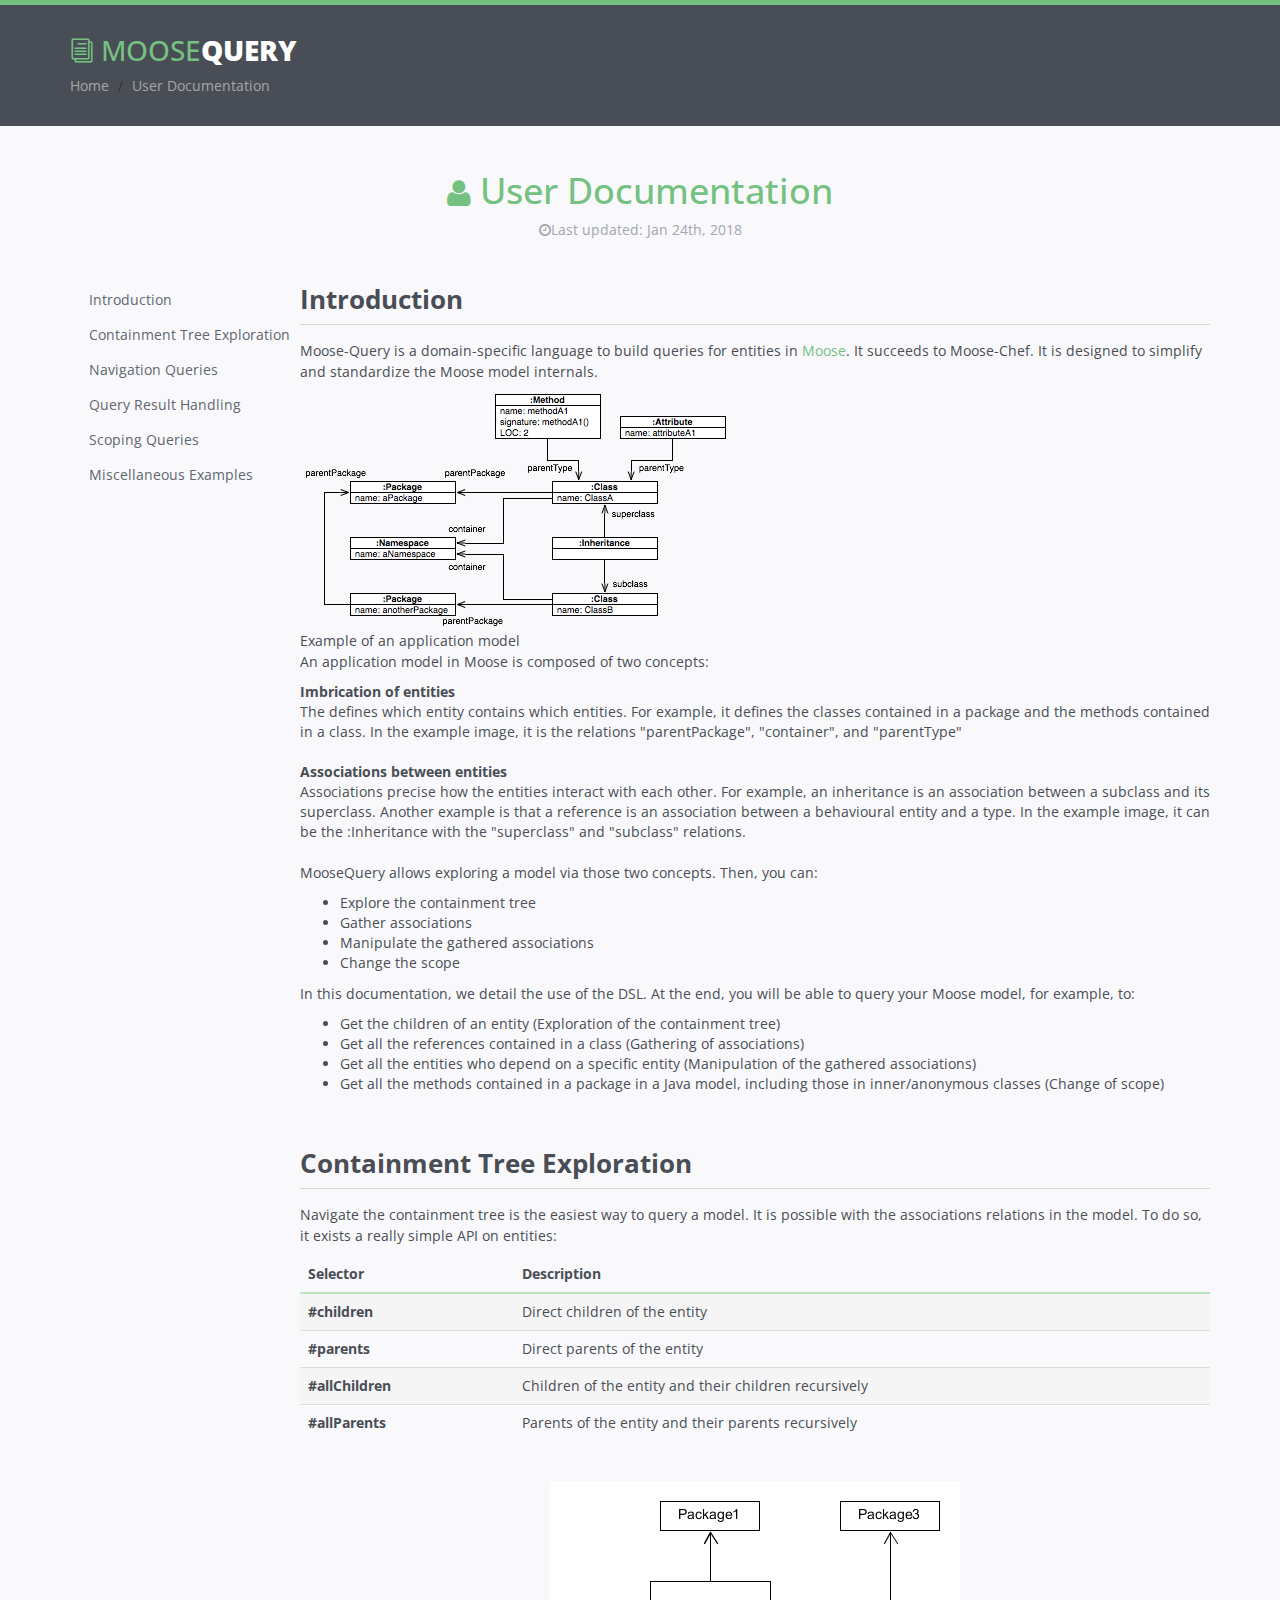
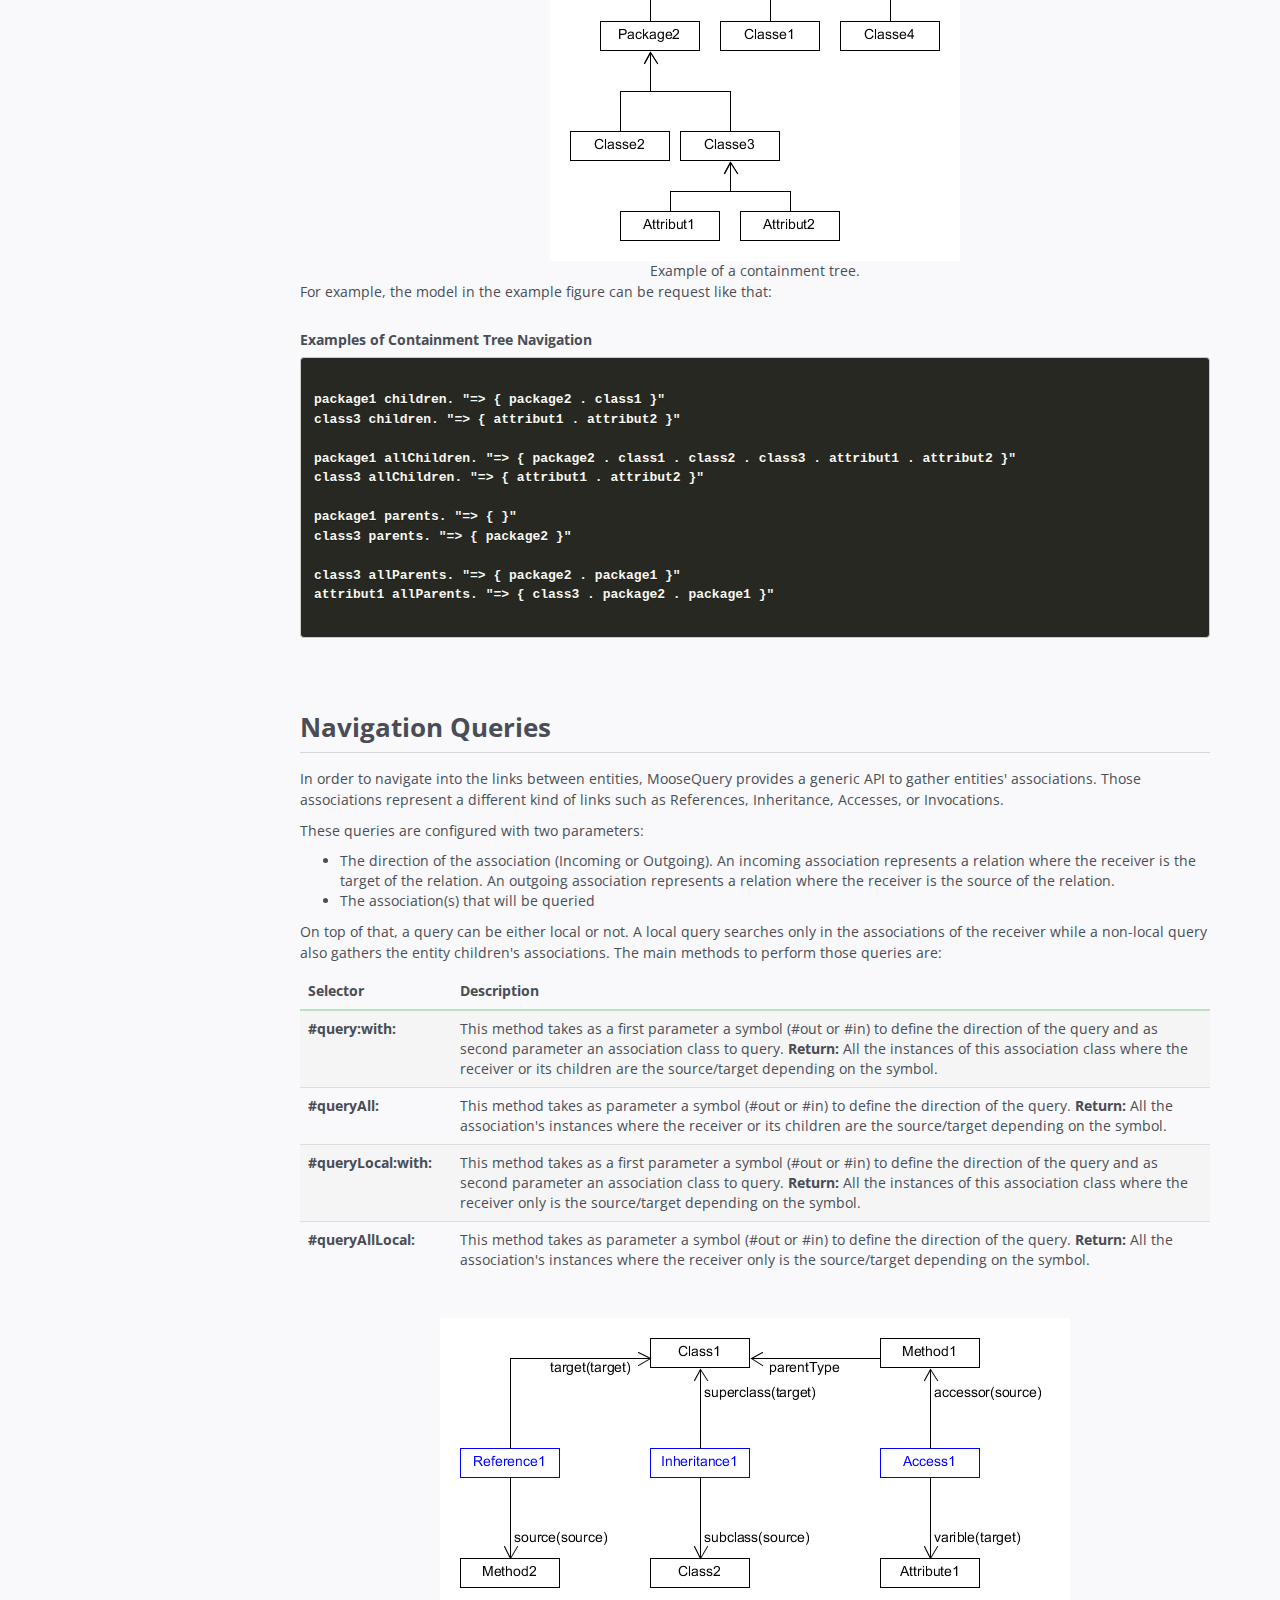
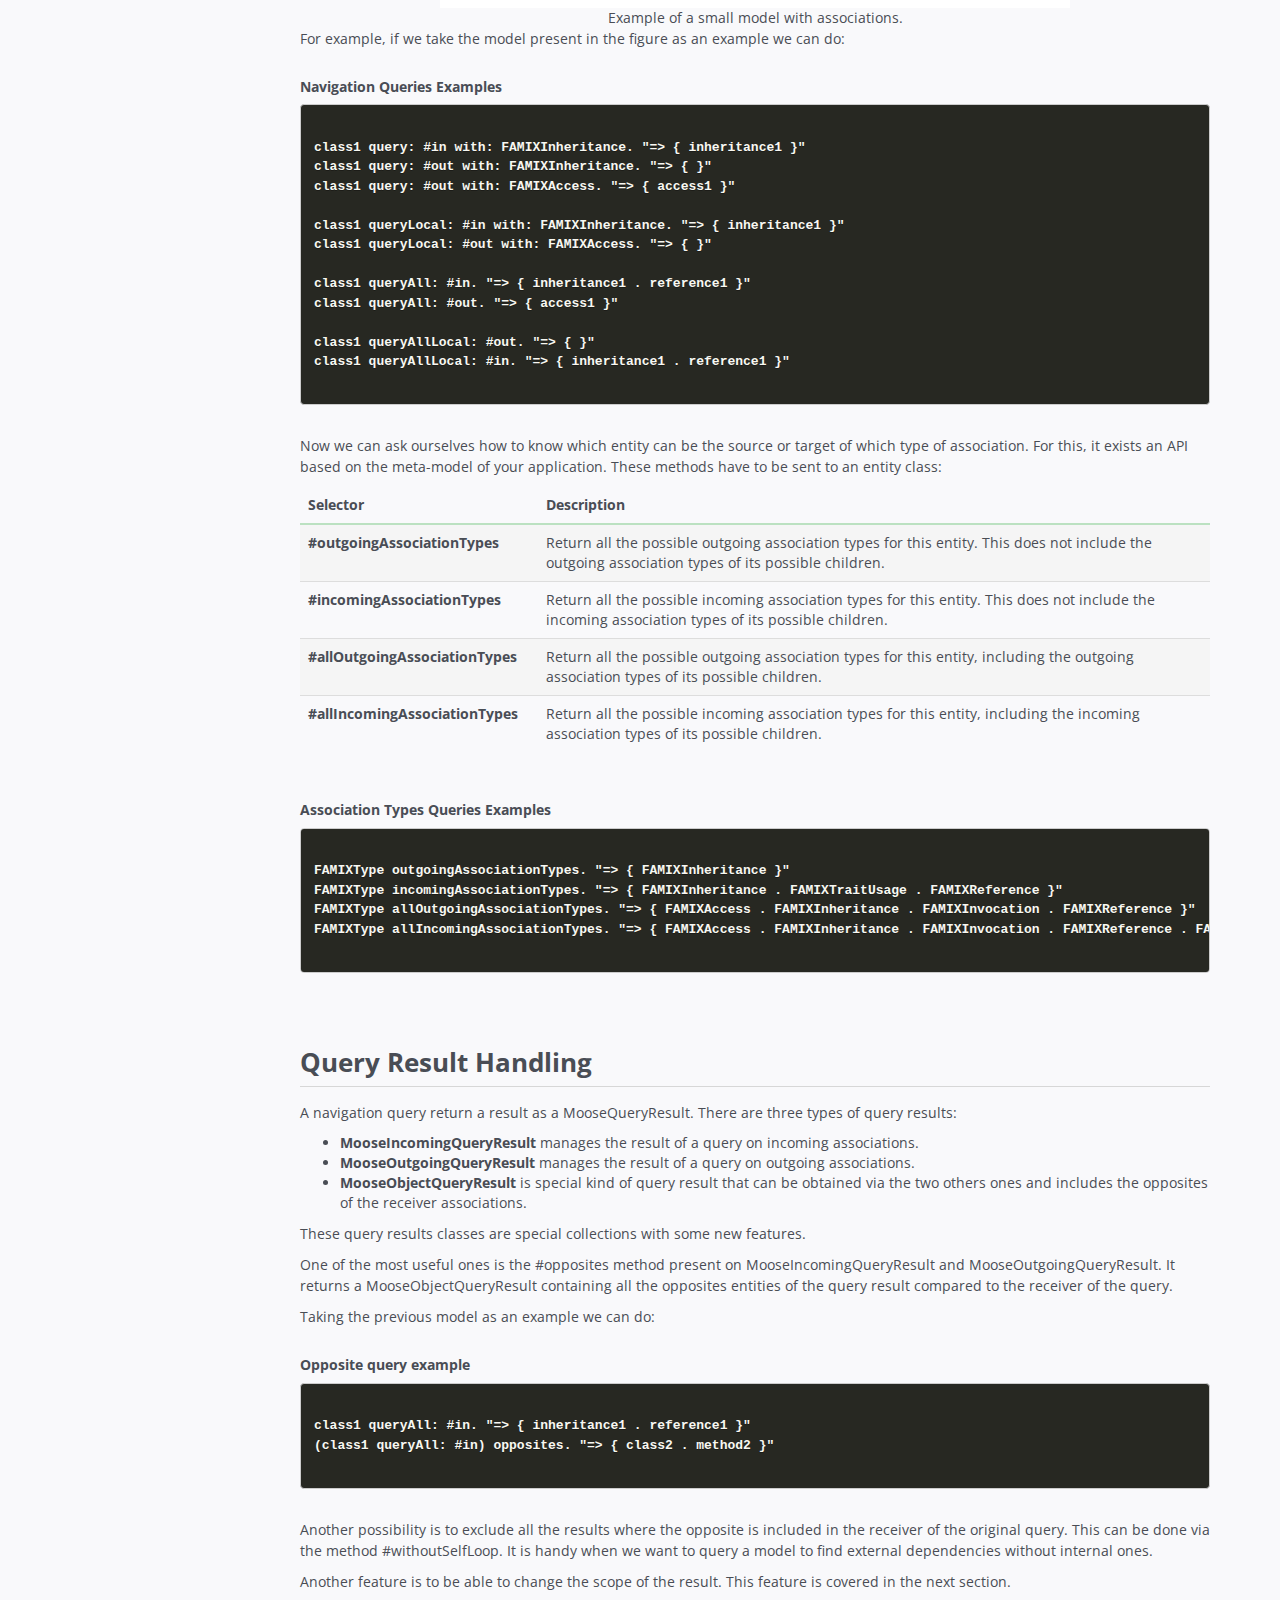
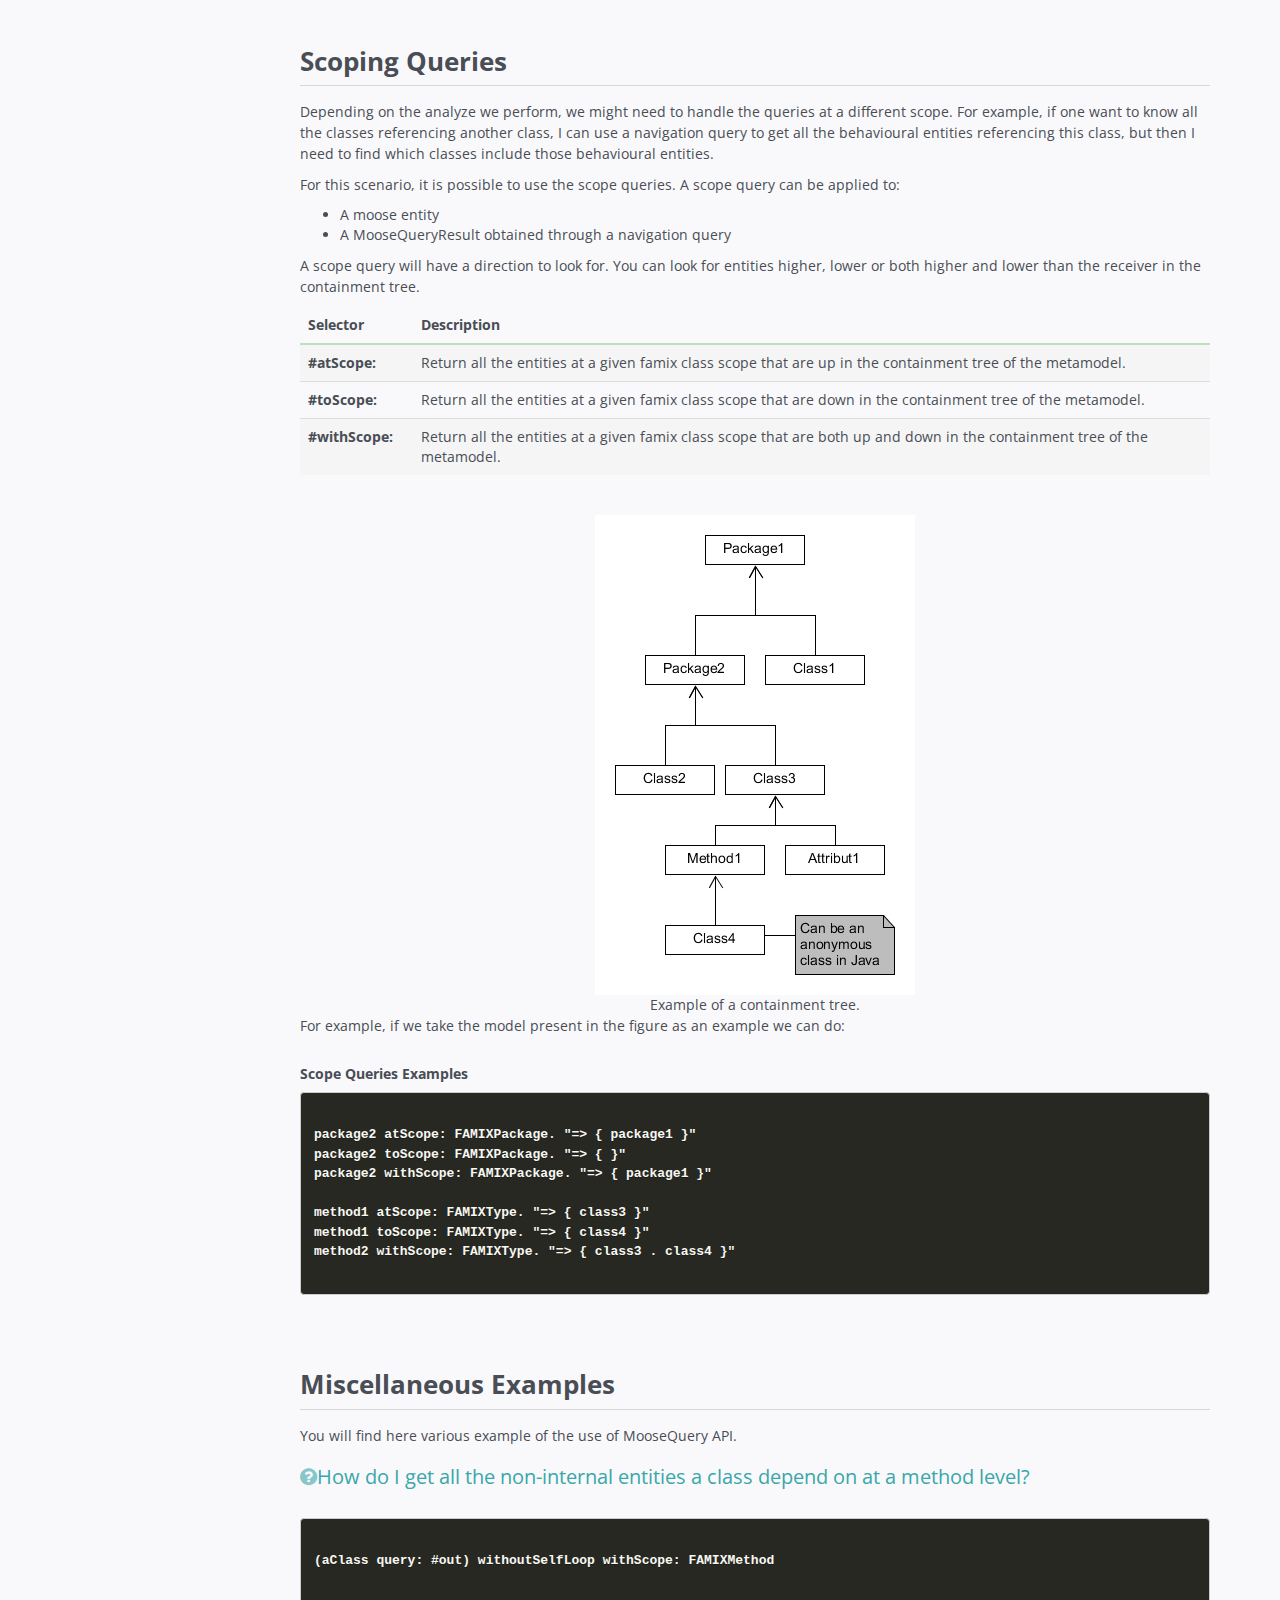
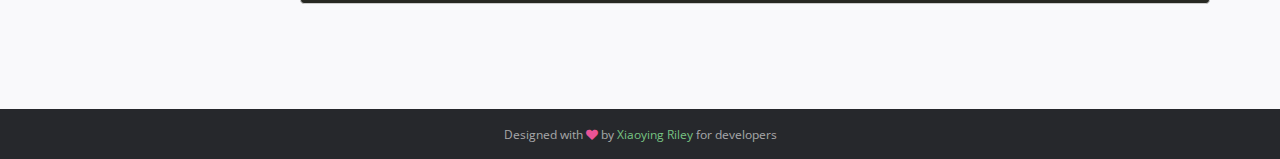
<file: userdocumentation.html>
<!DOCTYPE html>
<!--[if IE 8]>
<html lang="en" class="ie8"> <![endif]-->
<!--[if IE 9]>
<html lang="en" class="ie9"> <![endif]-->
<!--[if !IE]><!-->
<html lang="en"> <!--<![endif]-->
<head>
    <title>Moose Query Documentation - User Documentation</title>
    <!-- Meta -->
    <meta charset="utf-8">
    <meta http-equiv="X-UA-Compatible" content="IE=edge">
    <meta name="viewport" content="width=device-width, initial-scale=1.0">
    <meta name="description" content="Documentation of Moose Query, the query systeme of the Moose platform.">
    <meta name="author" content="Cyril Ferlicot-Delbecque">

    <!-- Favicon -->
    <link rel="apple-touch-icon" sizes="57x57" href="assets/favicon/apple-icon-57x57.png">
    <link rel="apple-touch-icon" sizes="60x60" href="assets/favicon/apple-icon-60x60.png">
    <link rel="apple-touch-icon" sizes="72x72" href="assets/favicon/apple-icon-72x72.png">
    <link rel="apple-touch-icon" sizes="76x76" href="assets/favicon/apple-icon-76x76.png">
    <link rel="apple-touch-icon" sizes="114x114" href="assets/favicon/apple-icon-114x114.png">
    <link rel="apple-touch-icon" sizes="120x120" href="assets/favicon/apple-icon-120x120.png">
    <link rel="apple-touch-icon" sizes="144x144" href="assets/favicon/apple-icon-144x144.png">
    <link rel="apple-touch-icon" sizes="152x152" href="assets/favicon/apple-icon-152x152.png">
    <link rel="apple-touch-icon" sizes="180x180" href="assets/favicon/apple-icon-180x180.png">
    <link rel="icon" type="image/png" sizes="192x192" href="assets/favicon/android-icon-192x192.png">
    <link rel="icon" type="image/png" sizes="32x32" href="assets/favicon/favicon-32x32.png">
    <link rel="icon" type="image/png" sizes="96x96" href="assets/favicon/favicon-96x96.png">
    <link rel="icon" type="image/png" sizes="16x16" href="assets/favicon/favicon-16x16.png">
    <link rel="manifest" href="assets/favicon/manifest.json">
    <meta name="msapplication-TileColor" content="#ffffff">
    <meta name="msapplication-TileImage" content="assets/favicon/ms-icon-144x144.png">
    <meta name="theme-color" content="#ffffff">
    <!-- End Favicon -->

    <link href='http://fonts.googleapis.com/css?family=Open+Sans:300italic,400italic,600italic,700italic,800italic,400,300,600,700,800'
          rel='stylesheet' type='text/css'>
    <!-- Global CSS -->
    <link rel="stylesheet" href="assets/plugins/bootstrap/css/bootstrap.min.css">
    <!-- Plugins CSS -->
    <link rel="stylesheet" href="assets/plugins/font-awesome/css/font-awesome.css">
    <link rel="stylesheet" href="assets/plugins/prism/prism.css">
    <link rel="stylesheet" href="assets/plugins/elegant_font/css/style.css">

    <!-- Theme CSS -->
    <link id="theme-style" rel="stylesheet" href="assets/css/styles.css">
    <!-- HTML5 shim and Respond.js IE8 support of HTML5 elements and media queries -->
    <!--[if lt IE 9]>
    <script src="assets/js/html5shiv.js"></script>
    <script src="assets/js/respond.min.js"></script>
    <![endif]-->
</head>

<body class="body-green">
<div class="page-wrapper">
    <!-- ******Header****** -->
    <header id="header" class="header">
        <div class="container">
            <div class="branding">
                <h1 class="logo">
                    <a href="index.html">
                        <span aria-hidden="true" class="icon_documents_alt icon"></span>
                        <span class="text-highlight">Moose</span><span class="text-bold">Query</span>
                    </a>
                </h1>
            </div><!--//branding-->
            <ol class="breadcrumb">
                <li><a href="index.html">Home</a></li>
                <li class="active">User Documentation</li>
            </ol>
        </div><!--//container-->
    </header><!--//header-->
    <div class="doc-wrapper">
        <div class="container">
            <div id="doc-header" class="doc-header text-center">
                <h1 class="doc-title"><i class="icon fa fa-user"></i> User Documentation</h1>
                <div class="meta"><i class="fa fa-clock-o"></i>Last updated: Jan 24th, 2018</div>
            </div><!--//doc-header-->
            <div class="doc-body">
                <div class="doc-content">
                    <div class="content-inner">
                        <section id="introduction" class="doc-section">
                            <h2 class="section-title">Introduction</h2>
                            <div class="section-block">
                                <p>
                                    Moose-Query is a domain-specific language to build queries for entities in <a
                                        href="http://www.moosetechnology.org/" class="text-highlight">Moose</a>. It
                                    succeeds to Moose-Chef. It is designed to simplify and standardize the Moose
                                    model internals.
                                </p>
                                <figure class="section-image">
                                    <img src="assets/images/mse-graph.png" alt="Image representing a small model with containment and associations examples.">
                                    <figcaption>Example of an application model</figcaption>
                                </figure>
                                <p>
                                    An application model in Moose is composed of two concepts:
                                </p>
                                <dl>
                                    <dt>
                                        Imbrication of entities
                                    </dt>
                                    <dd>
                                        The defines which entity contains which entities. For example, it defines the classes contained in a package and the methods contained in a class. In the example image, it is the relations "parentPackage", "container", and "parentType"
                                    </dd>
                                    <br>
                                    <dt>
                                        Associations between entities
                                    </dt>
                                    <dd>
                                        Associations precise how the entities interact with each other. For example, an inheritance is an association between a subclass and its superclass. Another example is that a reference is an association between a behavioural entity and a type. In the example image, it can be the :Inheritance with the "superclass" and "subclass" relations.
                                    </dd>
                                </dl>
                                <p>
                                    MooseQuery allows exploring a model via those two concepts. Then, you can:
                                </p>
                                <ul>
                                    <li>Explore the containment tree</li>
                                    <li>Gather associations</li>
                                    <li>Manipulate the gathered associations</li>
                                    <li>Change the scope</li>
                                </ul>
                                <p>
                                    In this documentation, we detail the use of the DSL. At the end, you will be able to query your Moose model, for example, to:
                                </p>
                                <ul>
                                    <li>Get the children of an entity (Exploration of the containment tree)</li>
                                    <li>Get all the references contained in a class (Gathering of associations)</li>
                                    <li>Get all the entities who depend on a specific entity (Manipulation of the gathered associations)</li>
                                    <li>Get all the methods contained in a package in a Java model, including those in inner/anonymous classes (Change of scope)</li>
                                </ul>

                            </div>
                        </section>
                        <section id="containment-tree" class="doc-section">
                            <h2 class="section-title">Containment Tree Exploration</h2>
                            <div class="section-block">
                                <p>
                                    Navigate the containment tree is the easiest way to query a model. It is possible with the associations relations in the model. To do so, it exists a really simple API on entities:
                                </p>
                                <div class="table-responsive">
                                    <table class="table table-striped">
                                        <thead>
                                            <tr>
                                                <th>Selector</th>
                                                <th>Description</th>
                                            </tr>
                                        </thead>
                                        <tbody>
                                        <tr>
                                            <th scope="row">#children   </th>
                                            <td>Direct children of the entity</td></tr>
                                        <tr>
                                            <th scope="row">#parents   </th>
                                            <td>Direct parents of the entity</td></tr>
                                        <tr>
                                            <th scope="row">#allChildren   </th>
                                            <td>Children of the entity and their children recursively</td></tr>
                                        <tr>
                                            <th scope="row">#allParents   </th>
                                            <td>Parents of the entity and their parents recursively</td></tr>
                                        </tbody>
                                    </table>
                                </div>
                                <br>
                                <figure style="text-align: center">
                                    <img src="assets/images/containmentTreeUser.png" alt="A schema of a containement tree">
                                    <figcaption>Example of a containment tree.</figcaption>
                                </figure>
                                <p>For example, the model in the example figure can be request like that: </p>
                                <div class="code-block">
                                    <h6>Examples of Containment Tree Navigation</h6>
                                    <pre><code class="language-smalltalk">
package1 children. "=> { package2 . class1 }"
class3 children. "=> { attribut1 . attribut2 }"

package1 allChildren. "=> { package2 . class1 . class2 . class3 . attribut1 . attribut2 }"
class3 allChildren. "=> { attribut1 . attribut2 }"

package1 parents. "=> { }"
class3 parents. "=> { package2 }"

class3 allParents. "=> { package2 . package1 }"
attribut1 allParents. "=> { class3 . package2 . package1 }"
                                    </code></pre>
                                </div><!--//code-block-->
                            </div>
                        </section>
                        <section id="navigation" class="doc-section">
                            <h2 class="section-title">Navigation Queries</h2>
                            <div class="section-block">
                                <p>In order to navigate into the links between entities, MooseQuery provides a generic API to gather entities' associations. Those associations represent a different kind of links such as References, Inheritance, Accesses, or Invocations.
                                </p>
                                <p>
                                    These queries are configured with two parameters:
                                </p>
                                <ul>
                                    <li>
                                        The direction of the association (Incoming or Outgoing). An incoming association represents a relation where the receiver is the target of the relation. An outgoing association represents a relation where the receiver is the source of the relation.
                                    </li>
                                    <li>
                                        The association(s) that will be queried
                                    </li>
                                </ul>
                                <p>
                                    On top of that, a query can be either local or not. A local query searches only in the associations of the receiver while a non-local query also gathers the entity children's associations. The main methods to perform those queries are:
                                </p>
                                <div class="table-responsive">
                                    <table class="table table-striped">
                                        <thead>
                                        <tr>
                                            <th>Selector</th>
                                            <th>Description</th>
                                        </tr>
                                        </thead>
                                        <tbody>
                                        <tr>
                                            <th scope="row">#query:with:   </th>
                                            <td>This method takes as a first parameter a symbol (#out or #in) to define the direction of the query and as second parameter an association class to query. <b>Return:</b> All the instances of this association class where the receiver or its children are the source/target depending on the symbol.</td>
                                        </tr>
                                        <tr>
                                            <th scope="row">#queryAll:   </th>
                                            <td>This method takes as parameter a symbol (#out or #in) to define the direction of the query. <b>Return:</b> All the association's instances where the receiver or its children are the source/target depending on the symbol.</td>
                                        </tr>
                                        <tr>
                                            <th scope="row">#queryLocal:with:   </th>
                                            <td>This method takes as a first parameter a symbol (#out or #in) to define the direction of the query and as second parameter an association class to query. <b>Return:</b> All the instances of this association class where the receiver only is the source/target depending on the symbol.</td>
                                        </tr>
                                        <tr>
                                            <th scope="row">#queryAllLocal:   </th>
                                            <td>This method takes as parameter a symbol (#out or #in) to define the direction of the query. <b>Return:</b> All the association's instances where the receiver only is the source/target depending on the symbol.</td>
                                        </tr>
                                        </tbody>
                                    </table>
                                </div>
                                <br>
                                <figure style="text-align: center">
                                    <img src="assets/images/navigationUser.png" alt="A schema of a containment tree with relations">
                                    <figcaption>Example of a small model with associations.</figcaption>
                                </figure>
                                <p>For example, if we take the model present in the figure as an example we can do: </p>
                                <div class="code-block">
                                    <h6>Navigation Queries Examples</h6>
                                    <pre><code class="language-smalltalk">
class1 query: #in with: FAMIXInheritance. "=> { inheritance1 }"
class1 query: #out with: FAMIXInheritance. "=> { }"
class1 query: #out with: FAMIXAccess. "=> { access1 }"

class1 queryLocal: #in with: FAMIXInheritance. "=> { inheritance1 }"
class1 queryLocal: #out with: FAMIXAccess. "=> { }"

class1 queryAll: #in. "=> { inheritance1 . reference1 }"
class1 queryAll: #out. "=> { access1 }"

class1 queryAllLocal: #out. "=> { }"
class1 queryAllLocal: #in. "=> { inheritance1 . reference1 }"
                                    </code></pre>
                                </div><!--//code-block-->
                                <p>
                                    Now we can ask ourselves how to know which entity can be the source or target of which type of association. For this, it exists an API based on the meta-model of your application. These methods have to be sent to an entity class:
                                </p>
                                <div class="table-responsive">
                                    <table class="table table-striped">
                                        <thead>
                                        <tr>
                                            <th>Selector</th>
                                            <th>Description</th>
                                        </tr>
                                        </thead>
                                        <tbody>
                                        <tr>
                                            <th scope="row">#outgoingAssociationTypes   </th>
                                            <td>Return all the possible outgoing association types for this entity. This does not include the outgoing association types of its possible children.</td>
                                        </tr>
                                        <tr>
                                            <th scope="row">#incomingAssociationTypes   </th>
                                            <td>Return all the possible incoming association types for this entity. This does not include the incoming association types of its possible children.</td>
                                        </tr>
                                        <tr>
                                            <th scope="row">#allOutgoingAssociationTypes   </th>
                                            <td>Return all the possible outgoing association types for this entity, including the outgoing association types of its possible children.</td>
                                        </tr>
                                        <tr>
                                            <th scope="row">#allIncomingAssociationTypes   </th>
                                            <td>Return all the possible incoming association types for this entity, including the incoming association types of its possible children.</td>
                                        </tr>
                                        </tbody>
                                    </table>
                                </div>
                                <div class="code-block">
                                    <h6>Association Types Queries Examples</h6>
                                    <pre><code class="language-smalltalk">
FAMIXType outgoingAssociationTypes. "=> { FAMIXInheritance }"
FAMIXType incomingAssociationTypes. "=> { FAMIXInheritance . FAMIXTraitUsage . FAMIXReference }"
FAMIXType allOutgoingAssociationTypes. "=> { FAMIXAccess . FAMIXInheritance . FAMIXInvocation . FAMIXReference }"
FAMIXType allIncomingAssociationTypes. "=> { FAMIXAccess . FAMIXInheritance . FAMIXInvocation . FAMIXReference . FAMIXTraitUsage }"
                                    </code></pre>
                                </div><!--//code-block-->
                            </div>
                        </section>
                        <section id="query-result" class="doc-section">
                            <h2 class="section-title">Query Result Handling</h2>
                            <div class="section-block">
                                <p>
                                    A navigation query return a result as a MooseQueryResult. There are three types of query results:
                                </p>
                                <ul>
                                    <li>
                                        <b>MooseIncomingQueryResult</b> manages the result of a query on incoming associations.
                                    </li>
                                    <li>
                                        <b>MooseOutgoingQueryResult</b> manages the result of a query on outgoing associations.
                                    </li>
                                    <li>
                                        <b>MooseObjectQueryResult</b> is special kind of query result that can be obtained via the two others ones and includes the opposites of the receiver associations.
                                    </li>
                                </ul>
                                <p>
                                    These query results classes are special collections with some new features.
                                </p>
                                <p>
                                    One of the most useful ones is the #opposites method present on MooseIncomingQueryResult and MooseOutgoingQueryResult. It returns a MooseObjectQueryResult containing all the opposites entities of the query result compared to the receiver of the query.
                                </p>
                                <p>
                                    Taking the previous model as an example we can do:
                                </p>
                                <div class="code-block">
                                    <h6>Opposite query example</h6>
                                    <pre><code class="language-smalltalk">
class1 queryAll: #in. "=> { inheritance1 . reference1 }"
(class1 queryAll: #in) opposites. "=> { class2 . method2 }"
                                    </code></pre>
                                </div><!--//code-block-->
                                <p>
                                    Another possibility is to exclude all the results where the opposite is included in the receiver of the original query. This can be done via the method #withoutSelfLoop. It is handy when we want to query a model to find external dependencies without internal ones.
                                </p>
                                <p>
                                    Another feature is to be able to change the scope of the result. This feature is covered in the next section.
                                </p>
                            </div>
                        </section>
                        <section id="scope" class="doc-section">
                            <h2 class="section-title">Scoping Queries</h2>
                            <div class="section-block">
                                <p>
                                    Depending on the analyze we perform, we might need to handle the queries at a different scope. For example, if one want to know all the classes referencing another class, I can use a navigation query to get all the behavioural entities referencing this class, but then I need to find which classes include those behavioural entities.
                                </p>
                                <p>
                                    For this scenario, it is possible to use the scope queries. A scope query can be applied to:
                                </p>
                                <ul>
                                    <li>
                                        A moose entity
                                    </li>
                                    <li>
                                        A MooseQueryResult obtained through a navigation query
                                    </li>
                                </ul>
                                <p>
                                    A scope query will have a direction to look for. You can look for entities higher, lower or both higher and lower than the receiver in the containment tree.
                                </p>
                                <div class="table-responsive">
                                    <table class="table table-striped">
                                        <thead>
                                        <tr>
                                            <th>Selector</th>
                                            <th>Description</th>
                                        </tr>
                                        </thead>
                                        <tbody>
                                        <tr>
                                            <th scope="row">#atScope:   </th>
                                            <td>Return all the entities at a given famix class scope that are up in the containment tree of the metamodel.</td>
                                        </tr>
                                        <tr>
                                            <th scope="row">#toScope:   </th>
                                            <td>Return all the entities at a given famix class scope that are down in the containment tree of the metamodel.</td>
                                        </tr>
                                        <tr>
                                            <th scope="row">#withScope:   </th>
                                            <td>Return all the entities at a given famix class scope that are both up and down in the containment tree of the metamodel.</td>
                                        </tr>
                                        </tbody>
                                    </table>
                                </div>
                                <br>
                                <figure style="text-align: center">
                                    <img src="assets/images/scopeUser.png" alt="A schema of a containement tree">
                                    <figcaption>Example of a containment tree.</figcaption>
                                </figure>
                                <p>For example, if we take the model present in the figure as an example we can do: </p>
                                <div class="code-block">
                                    <h6>Scope Queries Examples</h6>
                                    <pre><code class="language-smalltalk">
package2 atScope: FAMIXPackage. "=> { package1 }"
package2 toScope: FAMIXPackage. "=> { }"
package2 withScope: FAMIXPackage. "=> { package1 }"

method1 atScope: FAMIXType. "=> { class3 }"
method1 toScope: FAMIXType. "=> { class4 }"
method2 withScope: FAMIXType. "=> { class3 . class4 }"
                                    </code></pre>
                                </div><!--//code-block-->
                            </div>
                        </section>
                        <section id="examples" class="doc-section">
                            <h2 class="section-title">Miscellaneous Examples</h2>
                            <div class="section-block">
                                <p>
                                    You will find here various example of the use of MooseQuery API.
                                </p>
                                <h3 class="question"><i class="fa fa-question-circle"></i>How do I get all the non-internal entities a class depend on at a method level?</h3>
                                <div class="code-block">
                                    <pre><code class="language-smalltalk">
(aClass query: #out) withoutSelfLoop withScope: FAMIXMethod
                                    </code></pre>
                                </div><!--//code-block-->
                            </div>
                        </section>
                    </div><!--//content-inner-->
                </div><!--//doc-content-->
                <div class="doc-sidebar hidden-xs">
                    <nav id="doc-nav">
                        <ul id="doc-menu" class="nav doc-menu" data-spy="affix">
                            <li><a class="scrollto" href="#introduction">Introduction</a></li>
                            <li><a class="scrollto" href="#containment-tree">Containment Tree Exploration</a></li>
                            <li><a class="scrollto" href="#navigation">Navigation Queries</a></li>
                            <li><a class="scrollto" href="#query-result">Query Result Handling</a></li>
                            <li><a class="scrollto" href="#scope">Scoping Queries</a></li>
                            <li><a class="scrollto" href="#examples">Miscellaneous Examples</a></li>
                        </ul><!--//doc-menu-->
                    </nav>
                </div><!--//doc-sidebar-->
            </div><!--//doc-body-->
        </div><!--//container-->
    </div><!--//doc-wrapper-->


</div><!--//page-wrapper-->

<footer id="footer" class="footer text-center">
    <div class="container">
        <!--/* This template is released under the Creative Commons Attribution 3.0 License. Please keep the attribution link below when using for your own project. Thank you for your support. :) If you'd like to use the template without the attribution, you can check out other license options via our website: themes.3rdwavemedia.com */-->
        <small class="copyright">Designed with <i class="fa fa-heart"></i> by <a href="http://themes.3rdwavemedia.com/"
                                                                                 targe="_blank">Xiaoying Riley</a> for
            developers
        </small>

    </div><!--//container-->
</footer><!--//footer-->


<!-- Main Javascript -->
<script type="text/javascript" src="assets/plugins/jquery-1.12.3.min.js"></script>
<script type="text/javascript" src="assets/plugins/bootstrap/js/bootstrap.min.js"></script>
<script type="text/javascript" src="assets/plugins/prism/prism.js"></script>
<script type="text/javascript" src="assets/plugins/jquery-scrollTo/jquery.scrollTo.min.js"></script>
<script type="text/javascript" src="assets/plugins/jquery-match-height/jquery.matchHeight-min.js"></script>
<script type="text/javascript" src="assets/js/main.js"></script>

</body>
</html>
</file>
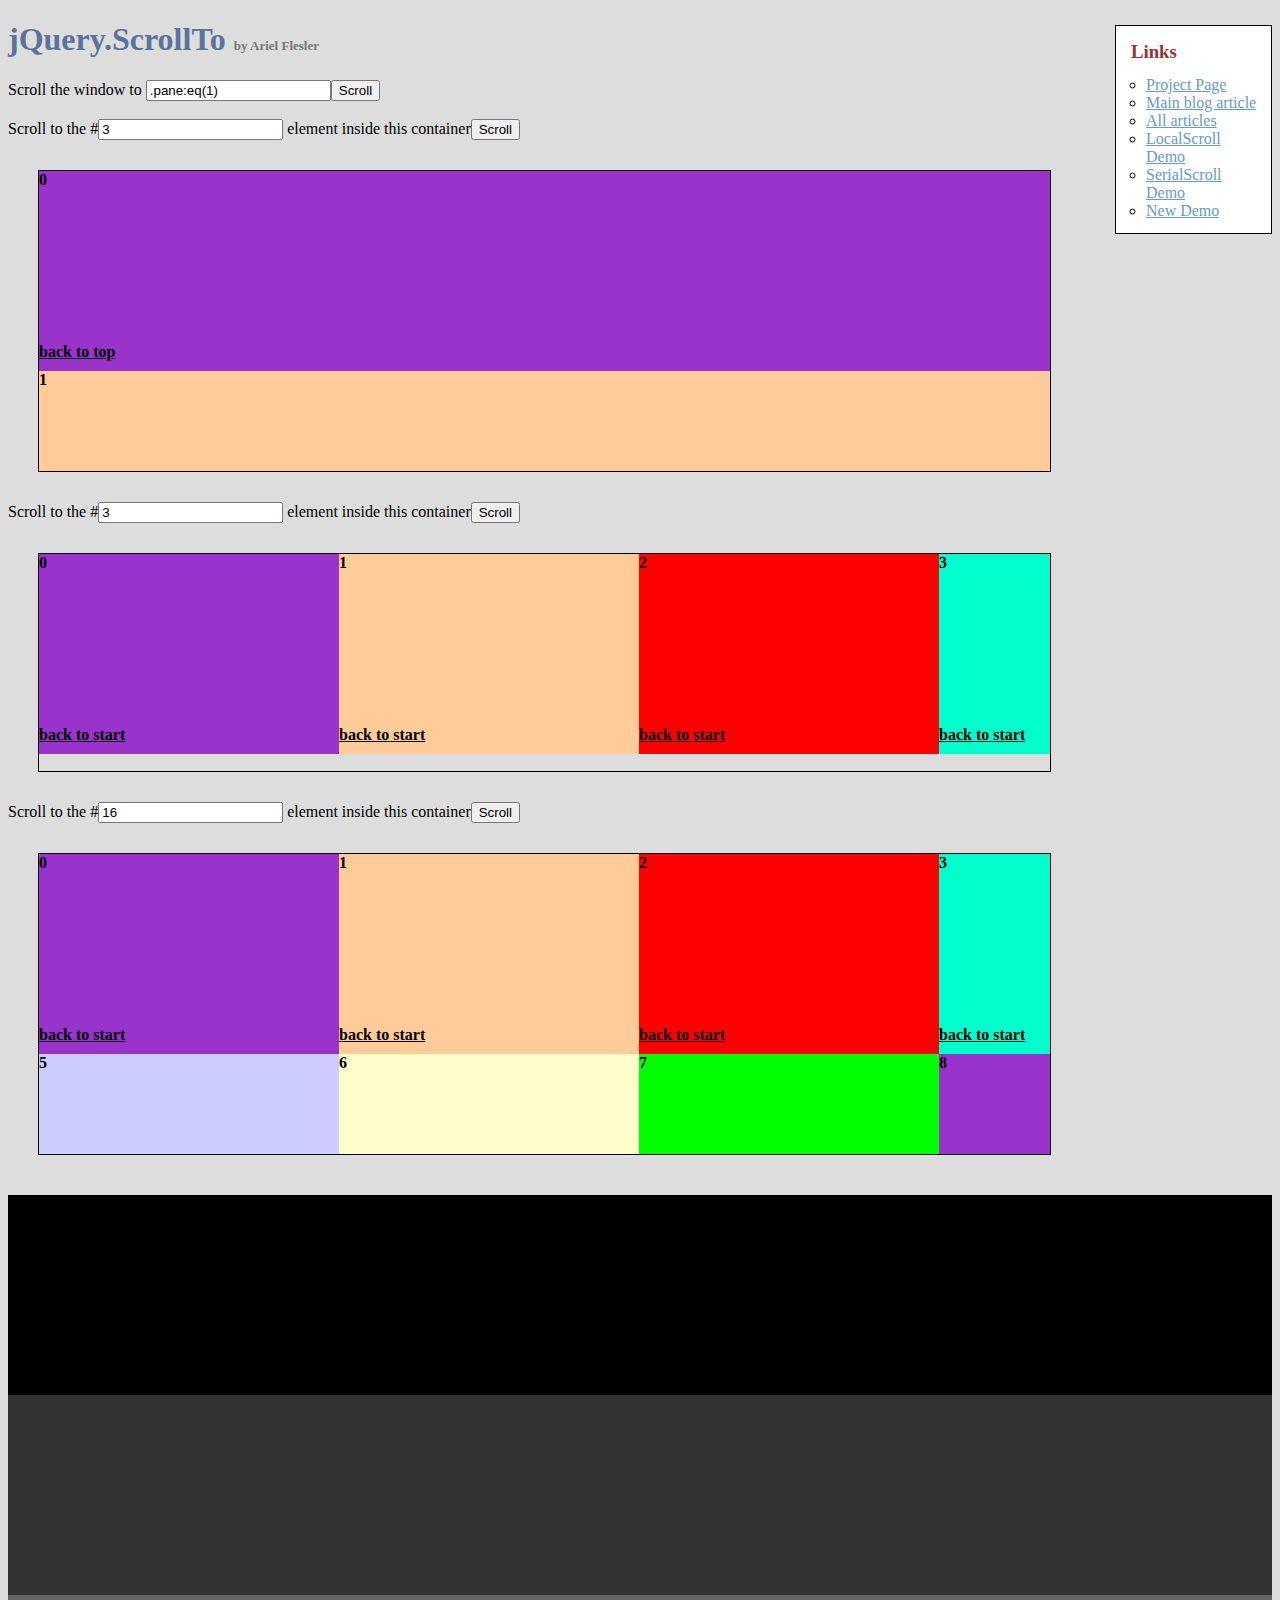
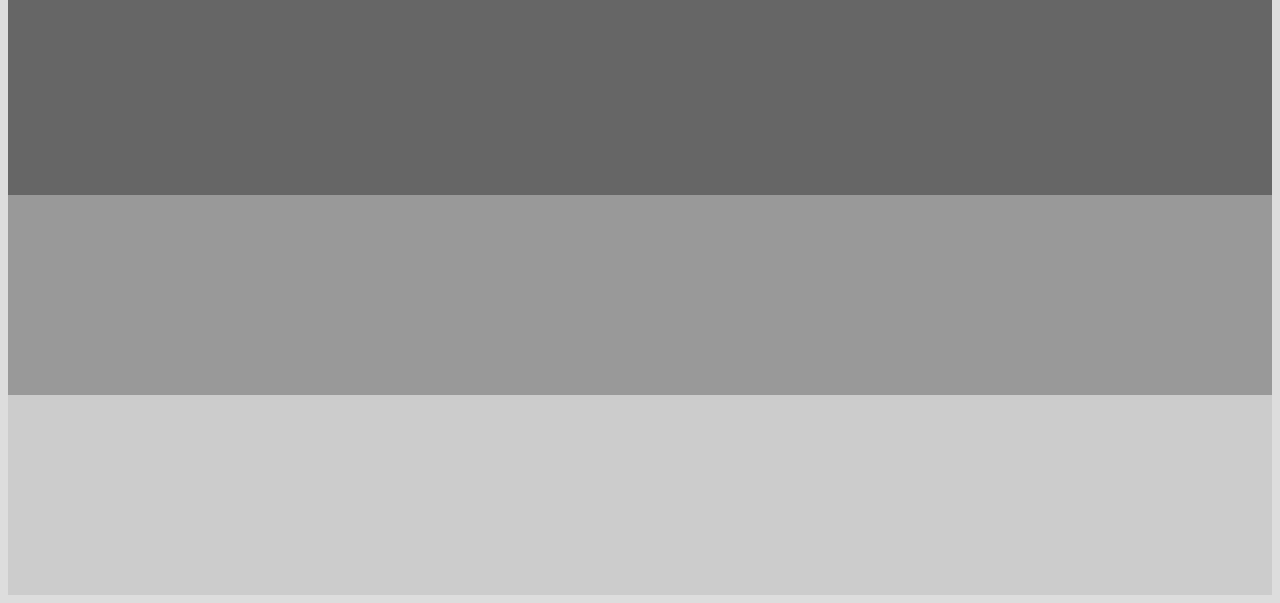
<file: assets/plugins/jquery-scrollTo/demo/index.old.html>
<!DOCTYPE html PUBLIC "-//W3C//DTD XHTML 1.0 Transitional//EN" "http://www.w3.org/TR/xhtml1/DTD/xhtml1-transitional.dtd">
<html xmlns="http://www.w3.org/1999/xhtml">
<head>
	<meta http-equiv="Content-Type" content="text/html; charset=iso-8859-1" />
	<title>jQuery.ScrollTo</title>
	<meta name="keywords" content="javascript, jquery, plugins, scroll, scrollTo, smooth, animation, to, effect, ariel, flesler, window, overflow, element, navigation, customizable" />
	<meta name="description" content="Demo of jQuery.scrollTo. Lightweight, cross-browser and highly customizable animated scrolling with jQuery, made by Ariel Flesler." />
	<meta name="robots" content="index,follow" />
	<link type="text/css" rel="stylesheet" href="css/style.old.css" />
	<script type="text/javascript" src="https://ajax.googleapis.com/ajax/libs/jquery/1.8.0/jquery.min.js"></script>
	<script type="text/javascript" src="../jquery.scrollTo.js"></script>
	<script type="text/javascript">
		jQuery(function( $ ){
			//borrowed from jQuery easing plugin
			//http://gsgd.co.uk/sandbox/jquery.easing.php
			$.easing.elasout = function(x, t, b, c, d) {
				var s=1.70158;var p=0;var a=c;
				if (t==0) return b;  if ((t/=d)==1) return b+c;  if (!p) p=d*.3;
				if (a < Math.abs(c)) { a=c; var s=p/4; }
				else var s = p/(2*Math.PI) * Math.asin (c/a);
				return a*Math.pow(2,-10*t) * Math.sin( (t*d-s)*(2*Math.PI)/p ) + c + b;
			};	
			$('button').click(function(){//this is not the cleanest way to do this, I'm just keeping it short.
				var index = parseInt( $(this).prev('input').val() ) || 0;
				var $c = $(this).parent().next();
				$c.stop().scrollTo('li:eq('+index+')', {duration:2500, easing:'elasout',axis:$c.attr('id')});
			});
			$('#btn_screen').click(function(){
				$.scrollTo( $('#txt_screen').val(), {duration:2500} );
			});
			$('div.container a').click(function(){
				var $c = $(this).parents('.container');
				$c.stop().scrollTo( 0, {duration:2000,axis:$c.attr('id'), queue:true} );
				return false;
			});
		});
	</script>
</head>
<body>
	<h1>jQuery.ScrollTo&nbsp;<strong>by Ariel Flesler</strong></h1>
	<div id="links" class="part" style="width:135px">
		<h3>Links</h3>
		<ul>
			<li><a target="_blank" href="http://plugins.jquery.com/project/ScrollTo">Project Page</a></li>
			<li><a target="_blank" href="http://flesler.blogspot.com/2007/10/jqueryscrollto.html">Main blog article</a></li>
			<li><a target="_blank" href="http://flesler.blogspot.com/search/label/jQuery.ScrollTo">All articles</a></li>
			<li><a target="_blank" href="http://flesler.webs.com/jQuery.LocalScroll/">LocalScroll Demo</a></li>
			<li><a target="_blank" href="http://flesler.webs.com/jQuery.SerialScroll/">SerialScroll Demo</a></li>
			<li><a target="_blank" href="./" rel="prev" rev="next">New Demo</a></li>
		</ul>
	</div>
	<label for="txt_screen">Scroll the window to <input id="txt_screen" type="text" value=".pane:eq(1)" /><input id="btn_screen" type="button" value="Scroll" /></label><br /><br />
	<label>Scroll to the #<input type="text" value="3" /> element inside this container<button>Scroll</button></label>
	<div id="y" class="container">
		<ul>
			<li style="background-color:#9933CC;"><p>0</p><a href="#">back to top</a></li>
			<li style="background-color:#FFCC99;"><p>1</p><a href="#">back to top</a></li>
			<li style="background-color:#FF0000;"><p>2</p><a href="#">back to top</a></li>
			<li style="background-color:#00FFCC;"><p>3</p><a href="#">back to top</a></li>
			<li style="background-color:#663366;"><p>4</p><a href="#">back to top</a></li>
			<li style="background-color:#CCCCFF;"><p>5</p><a href="#">back to top</a></li>
			<li style="background-color:#FFFFCC;"><p>6</p><a href="#">back to top</a></li>
			<li style="background-color:#00FF00;"><p>7</p><a href="#">back to top</a></li>
		</ul>
	</div>
	<label>Scroll to the #<input type="text" value="3" /> element inside this container<button>Scroll</button></label>
	<div id="x" class="container">
		<ul style="width:4820px;">
			<li style="background-color:#9933CC;"><p>0</p><a href="#">back to start</a></li>
			<li style="background-color:#FFCC99;"><p>1</p><a href="#">back to start</a></li>
			<li style="background-color:#FF0000;"><p>2</p><a href="#">back to start</a></li>
			<li style="background-color:#00FFCC;"><p>3</p><a href="#">back to start</a></li>
			<li style="background-color:#663366;"><p>4</p><a href="#">back to start</a></li>
			<li style="background-color:#CCCCFF;"><p>5</p><a href="#">back to start</a></li>
			<li style="background-color:#FFFFCC;"><p>6</p><a href="#">back to start</a></li>
			<li style="background-color:#00FF00;"><p>7</p><a href="#">back to start</a></li>
			<li style="background-color:#9933CC;"><p>8</p><a href="#">back to start</a></li>
			<li style="background-color:#FFCC99;"><p>9</p><a href="#">back to start</a></li>
			<li style="background-color:#FF0000;"><p>10</p><a href="#">back to start</a></li>
			<li style="background-color:#00FFCC;"><p>11</p><a href="#">back to start</a></li>
			<li style="background-color:#663366;"><p>12</p><a href="#">back to start</a></li>
			<li style="background-color:#CCCCFF;"><p>13</p><a href="#">back to start</a></li>
			<li style="background-color:#FFFFCC;"><p>14</p><a href="#">back to start</a></li>
			<li style="background-color:#00FF00;"><p>15</p><a href="#">back to start</a></li>
		</ul>
	</div>
	<label>Scroll to the #<input type="text" value="16" /> element inside this container<button>Scroll</button></label>
	<div id="xy" class="container">
		<ul style="width:1500px;">
			<li style="background-color:#9933CC;"><p>0</p><a href="#">back to start</a></li>
			<li style="background-color:#FFCC99;"><p>1</p><a href="#">back to start</a></li>
			<li style="background-color:#FF0000;"><p>2</p><a href="#">back to start</a></li>
			<li style="background-color:#00FFCC;"><p>3</p><a href="#">back to start</a></li>
			<li style="background-color:#663366;"><p>4</p><a href="#">back to start</a></li>
			<li style="background-color:#CCCCFF;"><p>5</p><a href="#">back to start</a></li>
			<li style="background-color:#FFFFCC;"><p>6</p><a href="#">back to start</a></li>
			<li style="background-color:#00FF00;"><p>7</p><a href="#">back to start</a></li>
			<li style="background-color:#9933CC;"><p>8</p><a href="#">back to start</a></li>
			<li style="background-color:#FFCC99;"><p>9</p><a href="#">back to start</a></li>
			<li style="background-color:#FF0000;"><p>10</p><a href="#">back to start</a></li>
			<li style="background-color:#00FFCC;"><p>11</p><a href="#">back to start</a></li>
			<li style="background-color:#663366;"><p>12</p><a href="#">back to start</a></li>
			<li style="background-color:#CCCCFF;"><p>13</p><a href="#">back to start</a></li>
			<li style="background-color:#FFFFCC;"><p>14</p><a href="#">back to start</a></li>
			<li style="background-color:#00FF00;"><p>15</p><a href="#">back to start</a></li>
			<li style="background-color:#9933CC;"><p>16</p><a href="#">back to start</a></li>
			<li style="background-color:#FFCC99;"><p>17</p><a href="#">back to start</a></li>
			<li style="background-color:#FF0000;"><p>18</p><a href="#">back to start</a></li>
			<li style="background-color:#00FFCC;"><p>19</p><a href="#">back to start</a></li>
			<li style="background-color:#663366;"><p>20</p><a href="#">back to start</a></li>
			<li style="background-color:#CCCCFF;"><p>21</p><a href="#">back to start</a></li>
			<li style="background-color:#FFFFCC;"><p>22</p><a href="#">back to start</a></li>
			<li style="background-color:#00FF00;"><p>23</p><a href="#">back to start</a></li>
			<li style="background-color:#9933CC;"><p>24</p><a href="#">back to start</a></li>
			<li style="background-color:#FFCC99;"><p>25</p><a href="#">back to start</a></li>
			<li style="background-color:#FF0000;"><p>26</p><a href="#">back to start</a></li>
			<li style="background-color:#00FFCC;"><p>27</p><a href="#">back to start</a></li>
			<li style="background-color:#663366;"><p>28</p><a href="#">back to start</a></li>
			<li style="background-color:#CCCCFF;"><p>29</p><a href="#">back to start</a></li>
		</ul>
	</div>
	<div class="pane" style="background-color:#000000;margin-top:40px;"></div>
	<div class="pane" style="background-color:#333333;"></div>
	<div class="pane" style="background-color:#666666;"></div>
	<div class="pane" style="background-color:#999999;"></div>
	<div class="pane" style="background-color:#CCCCCC;"></div>
</body>
</html>
</file>
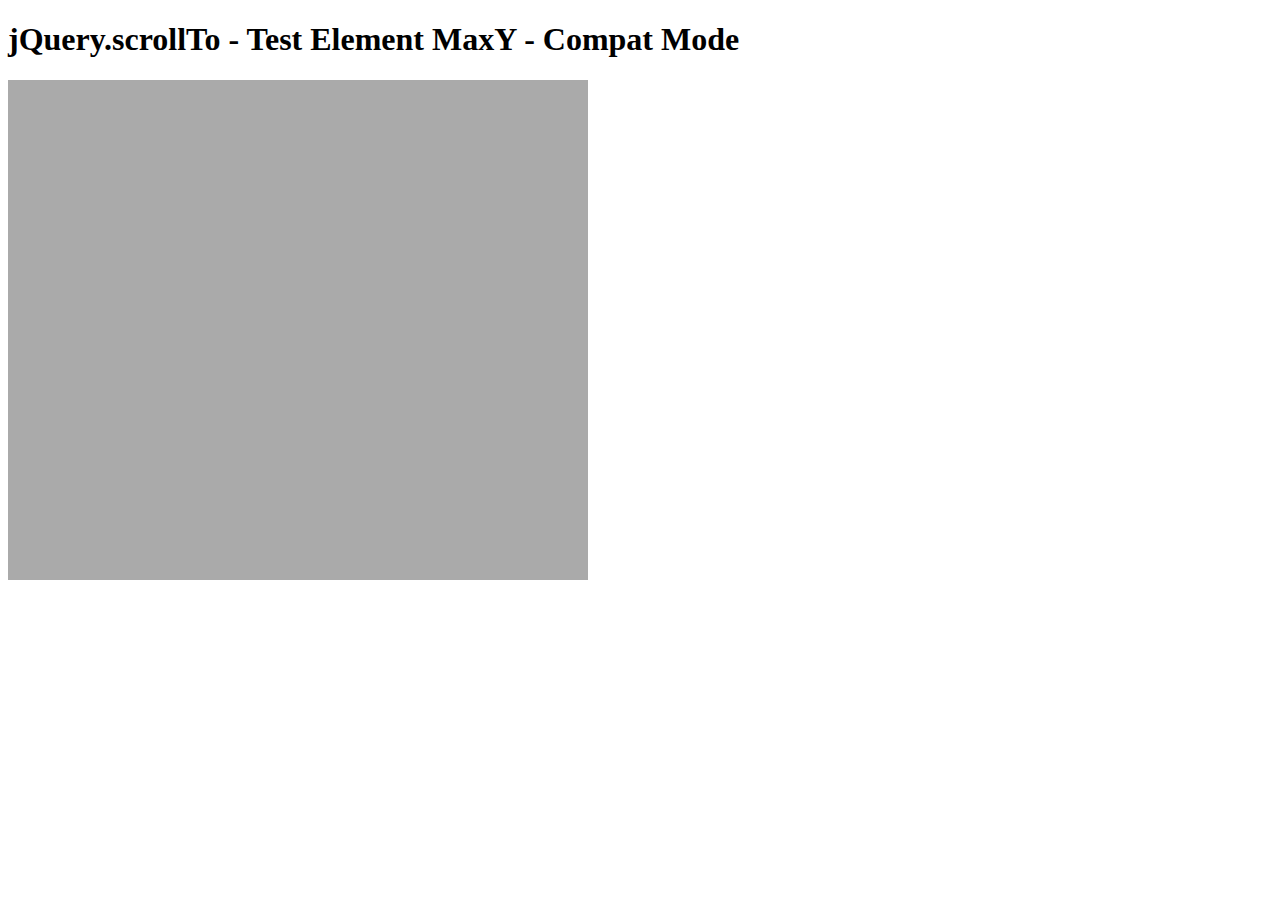
<file: assets/plugins/jquery-scrollTo/tests/ElemMaxY-compat.html>
<!DOCTYPE html PUBLIC "-//W3C//DTD XHTML 1.0 Transitional//EN" "http://www.w3.org/TR/xhtml1/DTD/xhtml1-transitional.dtd">
<html xmlns="http://www.w3.org/1999/xhtml">
<head>
	<meta http-equiv="Content-Type" content="text/html; charset=iso-8859-1" />
	<title>jQuery.scrollTo - Test Element MaxY - Compat Mode</title>
	<script type="text/javascript" src="https://code.jquery.com/jquery-1.11.0.js"></script>
	<script type="text/javascript" src="../jquery.scrollTo.js"></script>
	<script type="text/javascript" src="test.js"></script>
</head>
<body>
	<h1>jQuery.scrollTo - Test Element MaxY - Compat Mode</h1>
	
	<div id="viewport" style="width:600px;height:500px;overflow: auto">
		<div id="ua" style="height:1500px; width:500px; padding:0 40px; background-color:#AAA">
			&nbsp;
		</div>
	</div>
	<script type="text/javascript">
		$('#viewport').test();
	</script>
</html>
</file>
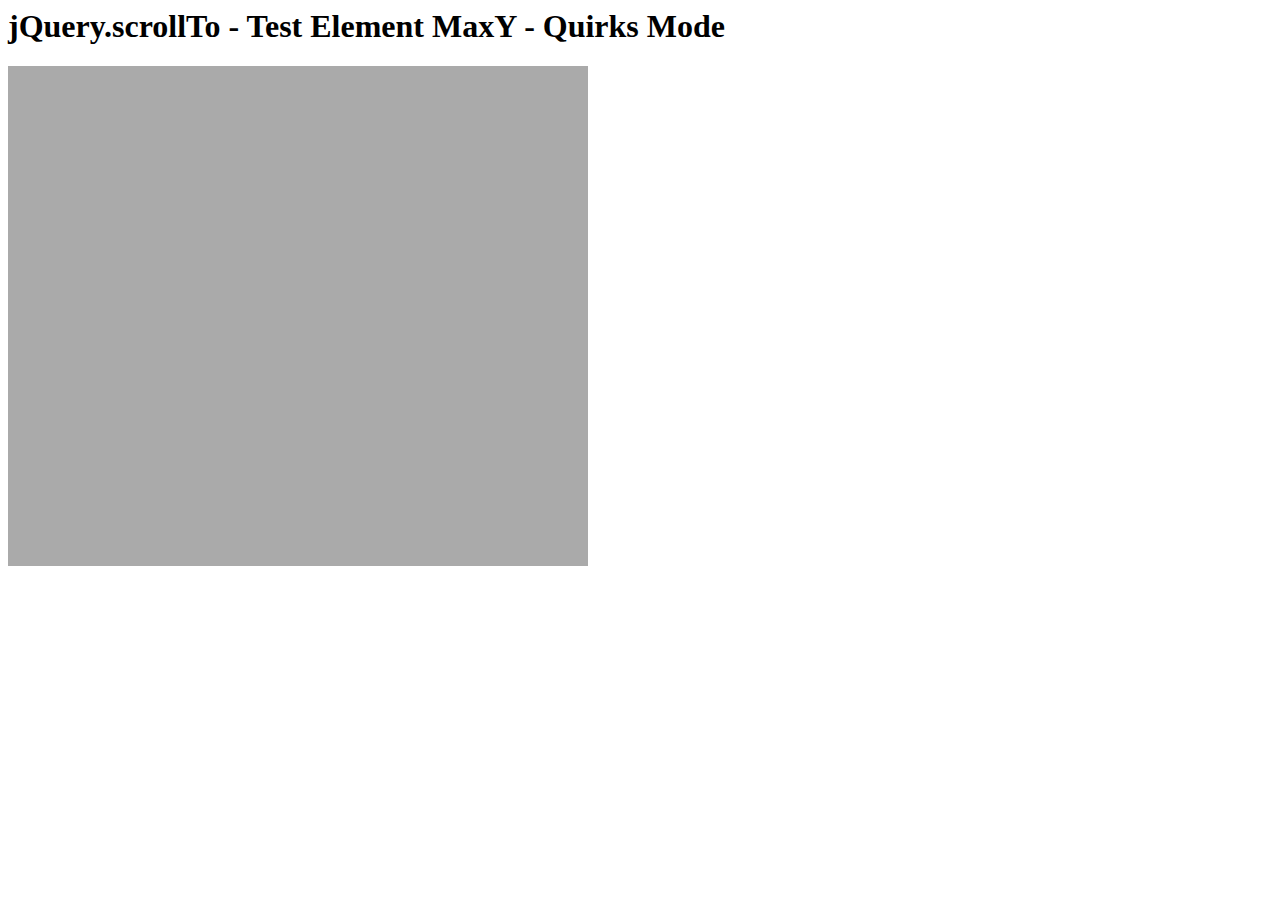
<file: assets/plugins/jquery-scrollTo/tests/ElemMaxY-quirks.html>
<html>
<head>
	<meta http-equiv="Content-Type" content="text/html; charset=iso-8859-1" />
	<title>jQuery.scrollTo - Test Element MaxY - Quirks Mode</title>
	<script type="text/javascript" src="https://code.jquery.com/jquery-1.11.0.js"></script>
	<script type="text/javascript" src="../jquery.scrollTo.js"></script>
	<script type="text/javascript" src="test.js"></script>
</head>
<body>
	<h1>jQuery.scrollTo - Test Element MaxY - Quirks Mode</h1>
	
	<div id="viewport" style="width:600px;height:500px;overflow: auto">
		<div id="ua" style="height:1500px; width:500px; padding:0 40px; background-color:#AAA">
			&nbsp;
		</div>
	</div>
	<script type="text/javascript">
		$('#viewport').test();
	</script>
</html>
</file>
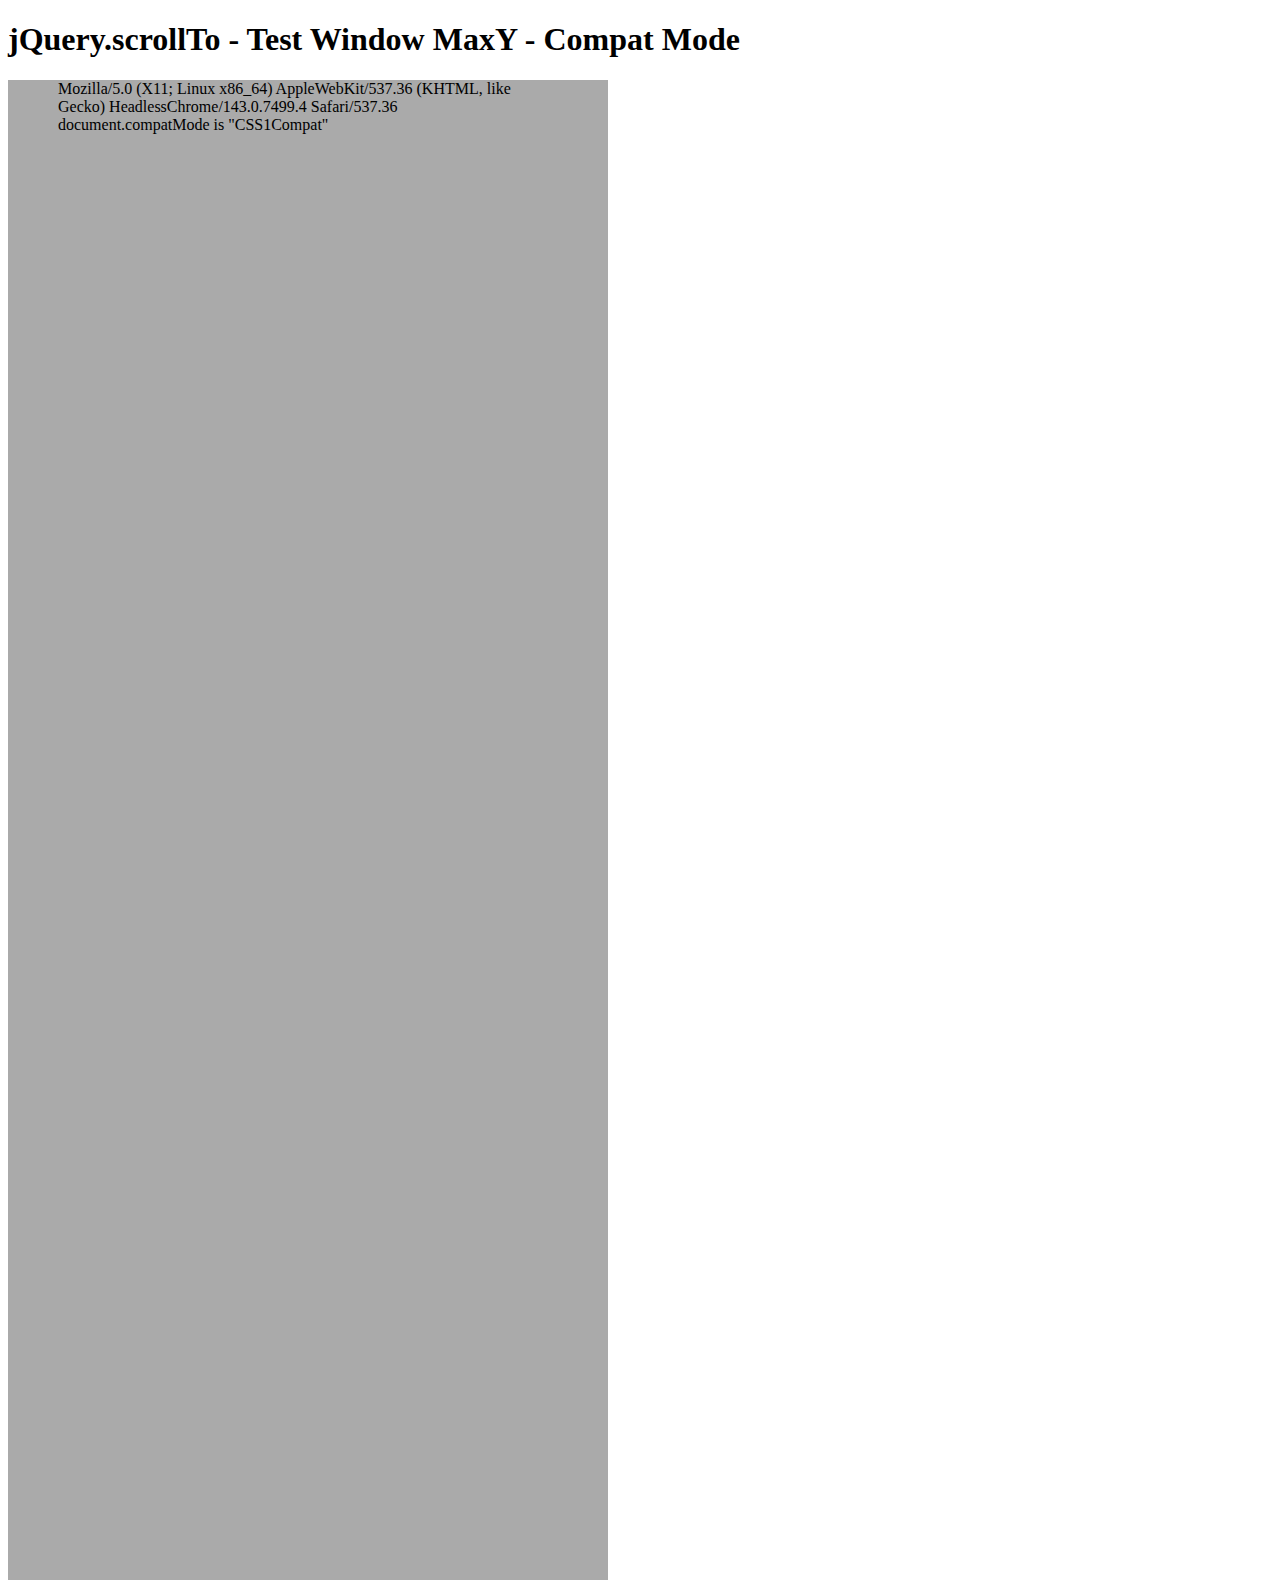
<file: assets/plugins/jquery-scrollTo/tests/WinMaxY-compat.html>
<!DOCTYPE html PUBLIC "-//W3C//DTD XHTML 1.0 Transitional//EN" "http://www.w3.org/TR/xhtml1/DTD/xhtml1-transitional.dtd">
<html xmlns="http://www.w3.org/1999/xhtml">
<head>
	<meta http-equiv="Content-Type" content="text/html; charset=iso-8859-1" />
	<title>jQuery.scrollTo - Test Window MaxY - Compat Mode</title>
	<script type="text/javascript" src="https://code.jquery.com/jquery-1.11.0.js"></script>
	<script type="text/javascript" src="../jquery.scrollTo.js"></script>
	<script type="text/javascript" src="test.js"></script>
</head>
<body>
	<h1>jQuery.scrollTo - Test Window MaxY - Compat Mode</h1>
	
	<div id="ua" style="height:1500px; width:500px; padding:0 50px; background-color:#AAA">
		&nbsp;
	</div>
	<script type="text/javascript">
		$(window).test();
	</script>
</html>
</file>
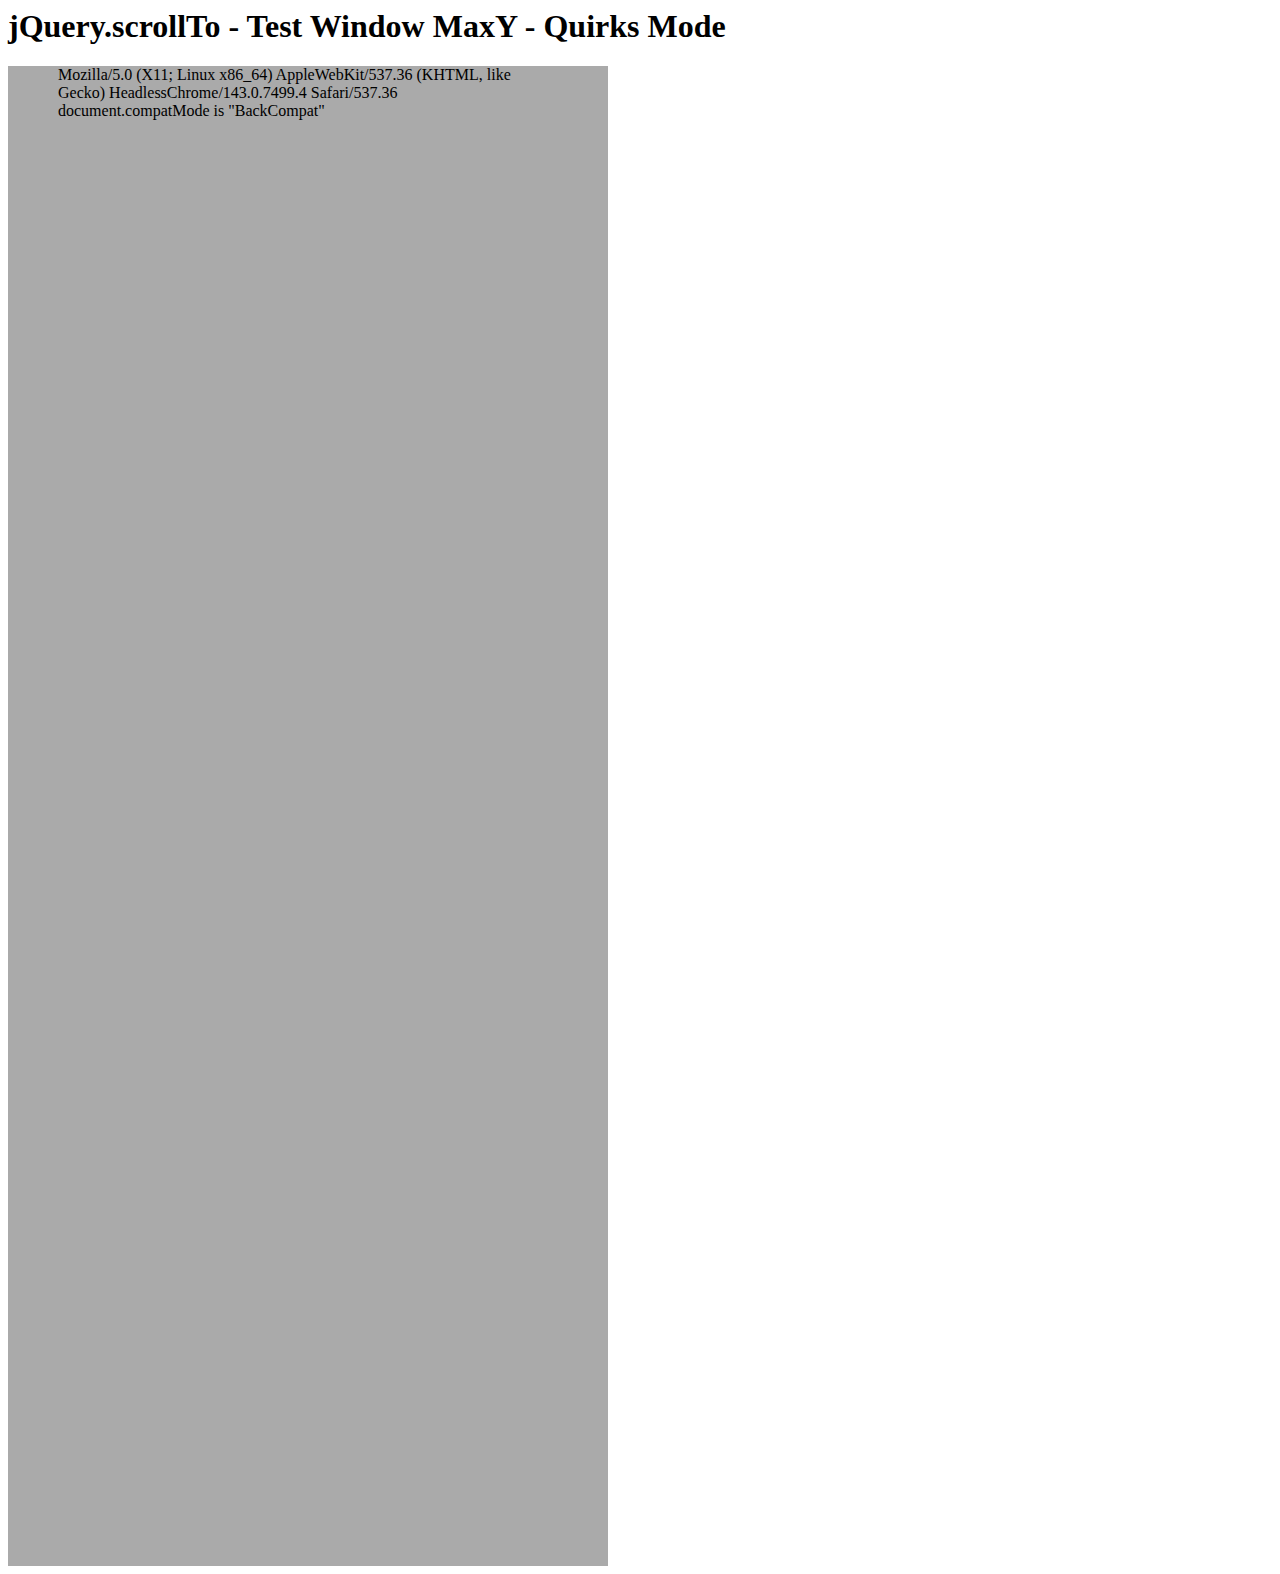
<file: assets/plugins/jquery-scrollTo/tests/WinMaxY-quirks.html>
<html>
<head>
	<meta http-equiv="Content-Type" content="text/html; charset=iso-8859-1" />
	<title>jQuery.scrollTo - Test Window MaxY - Quirks Mode</title>
	<script type="text/javascript" src="https://code.jquery.com/jquery-1.11.0.js"></script>
	<script type="text/javascript" src="../jquery.scrollTo.js"></script>
	<script type="text/javascript" src="test.js"></script>
</head>
<body>
	<h1>jQuery.scrollTo - Test Window MaxY - Quirks Mode</h1>

	<div id="ua" style="height:1500px; width:500px; padding:0 50px; background-color:#AAA">
		&nbsp;
	</div>
	<script type="text/javascript">
		$(window).test();
	</script>
</html>
</file>
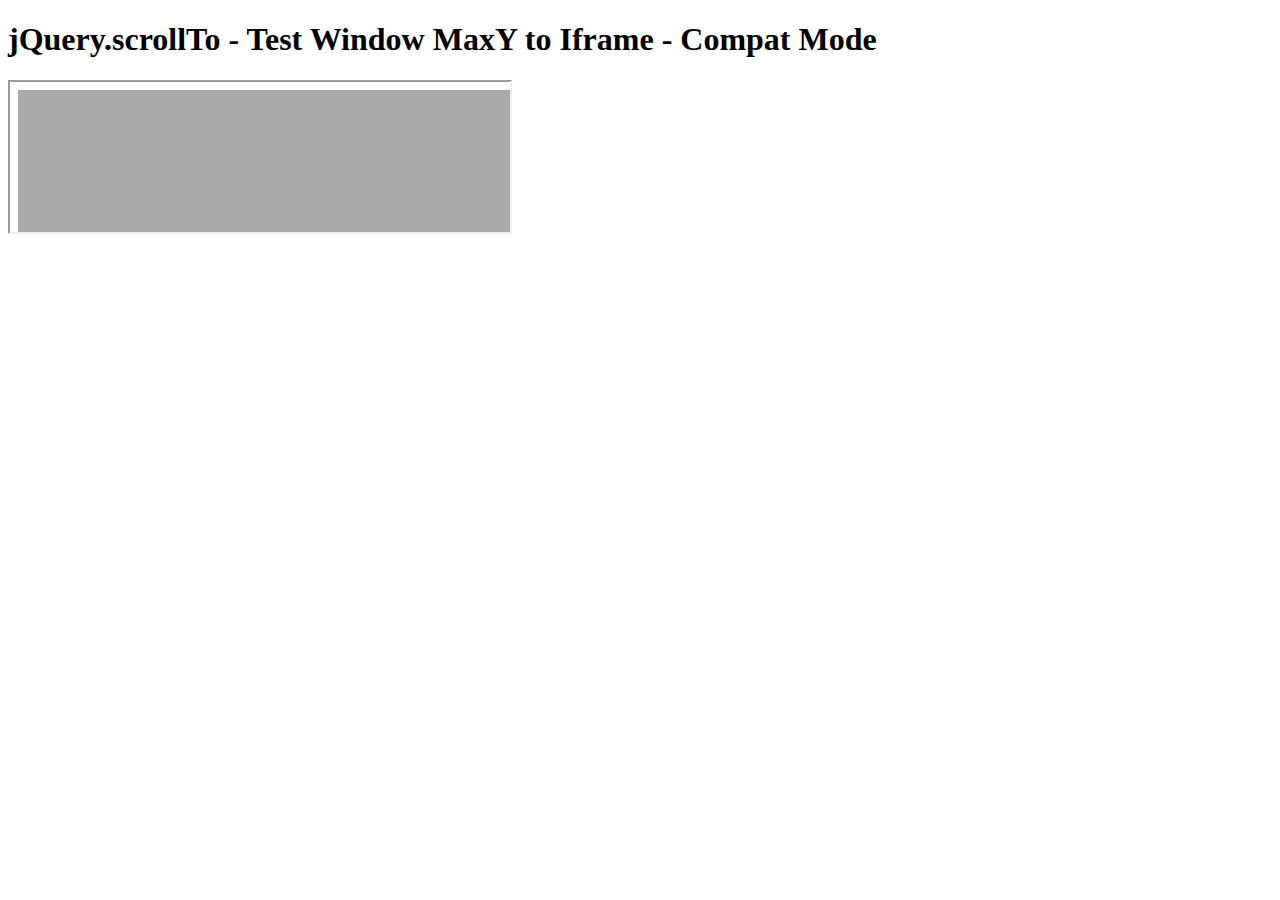
<file: assets/plugins/jquery-scrollTo/tests/WinMaxY-to-iframe-compat.html>
<!DOCTYPE html PUBLIC "-//W3C//DTD XHTML 1.0 Transitional//EN" "http://www.w3.org/TR/xhtml1/DTD/xhtml1-transitional.dtd">
<html xmlns="http://www.w3.org/1999/xhtml">
<head>
	<meta http-equiv="Content-Type" content="text/html; charset=iso-8859-1" />
	<title>jQuery.scrollTo - Test Window MaxY to Iframe - Compat Mode</title>
	<script type="text/javascript" src="https://code.jquery.com/jquery-1.11.0.js"></script>
	<script type="text/javascript" src="../jquery.scrollTo.js"></script>
	<script type="text/javascript" src="test.js"></script>
</head>
<body>
	<h1>jQuery.scrollTo - Test Window MaxY to Iframe - Compat Mode</h1>

	<iframe src="WinMaxY-compat.html?notest"  style="width:500px" /></iframe>
	
	<script type="text/javascript">
		setTimeout(function(){
			$('iframe').test();
		}, 1500 );
	</script>
</html>
</file>
<file: assets/plugins/elegant_font/css/style.css>
@font-face {
	font-family: 'ElegantIcons';
	src:url('fonts/ElegantIcons.eot');
	src:url('fonts/ElegantIcons.eot?#iefix') format('embedded-opentype'),
		url('fonts/ElegantIcons.woff') format('woff'),
		url('fonts/ElegantIcons.ttf') format('truetype'),
		url('fonts/ElegantIcons.svg#ElegantIcons') format('svg');
	font-weight: normal;
	font-style: normal;
}

/* Use the following CSS code if you want to use data attributes for inserting your icons */
[data-icon]:before {
	font-family: 'ElegantIcons';
	content: attr(data-icon);
	speak: none;
	font-weight: normal;
	font-variant: normal;
	text-transform: none;
	line-height: 1;
	-webkit-font-smoothing: antialiased;
	-moz-osx-font-smoothing: grayscale;
}

/* Use the following CSS code if you want to have a class per icon */
/*
Instead of a list of all class selectors,
you can use the generic selector below, but it's slower:
[class*="your-class-prefix"] {
*/
.arrow_up, .arrow_down, .arrow_left, .arrow_right, .arrow_left-up, .arrow_right-up, .arrow_right-down, .arrow_left-down, .arrow-up-down, .arrow_up-down_alt, .arrow_left-right_alt, .arrow_left-right, .arrow_expand_alt2, .arrow_expand_alt, .arrow_condense, .arrow_expand, .arrow_move, .arrow_carrot-up, .arrow_carrot-down, .arrow_carrot-left, .arrow_carrot-right, .arrow_carrot-2up, .arrow_carrot-2down, .arrow_carrot-2left, .arrow_carrot-2right, .arrow_carrot-up_alt2, .arrow_carrot-down_alt2, .arrow_carrot-left_alt2, .arrow_carrot-right_alt2, .arrow_carrot-2up_alt2, .arrow_carrot-2down_alt2, .arrow_carrot-2left_alt2, .arrow_carrot-2right_alt2, .arrow_triangle-up, .arrow_triangle-down, .arrow_triangle-left, .arrow_triangle-right, .arrow_triangle-up_alt2, .arrow_triangle-down_alt2, .arrow_triangle-left_alt2, .arrow_triangle-right_alt2, .arrow_back, .icon_minus-06, .icon_plus, .icon_close, .icon_check, .icon_minus_alt2, .icon_plus_alt2, .icon_close_alt2, .icon_check_alt2, .icon_zoom-out_alt, .icon_zoom-in_alt, .icon_search, .icon_box-empty, .icon_box-selected, .icon_minus-box, .icon_plus-box, .icon_box-checked, .icon_circle-empty, .icon_circle-slelected, .icon_stop_alt2, .icon_stop, .icon_pause_alt2, .icon_pause, .icon_menu, .icon_menu-square_alt2, .icon_menu-circle_alt2, .icon_ul, .icon_ol, .icon_adjust-horiz, .icon_adjust-vert, .icon_document_alt, .icon_documents_alt, .icon_pencil, .icon_pencil-edit_alt, .icon_pencil-edit, .icon_folder-alt, .icon_folder-open_alt, .icon_folder-add_alt, .icon_info_alt, .icon_error-oct_alt, .icon_error-circle_alt, .icon_error-triangle_alt, .icon_question_alt2, .icon_question, .icon_comment_alt, .icon_chat_alt, .icon_vol-mute_alt, .icon_volume-low_alt, .icon_volume-high_alt, .icon_quotations, .icon_quotations_alt2, .icon_clock_alt, .icon_lock_alt, .icon_lock-open_alt, .icon_key_alt, .icon_cloud_alt, .icon_cloud-upload_alt, .icon_cloud-download_alt, .icon_image, .icon_images, .icon_lightbulb_alt, .icon_gift_alt, .icon_house_alt, .icon_genius, .icon_mobile, .icon_tablet, .icon_laptop, .icon_desktop, .icon_camera_alt, .icon_mail_alt, .icon_cone_alt, .icon_ribbon_alt, .icon_bag_alt, .icon_creditcard, .icon_cart_alt, .icon_paperclip, .icon_tag_alt, .icon_tags_alt, .icon_trash_alt, .icon_cursor_alt, .icon_mic_alt, .icon_compass_alt, .icon_pin_alt, .icon_pushpin_alt, .icon_map_alt, .icon_drawer_alt, .icon_toolbox_alt, .icon_book_alt, .icon_calendar, .icon_film, .icon_table, .icon_contacts_alt, .icon_headphones, .icon_lifesaver, .icon_piechart, .icon_refresh, .icon_link_alt, .icon_link, .icon_loading, .icon_blocked, .icon_archive_alt, .icon_heart_alt, .icon_star_alt, .icon_star-half_alt, .icon_star, .icon_star-half, .icon_tools, .icon_tool, .icon_cog, .icon_cogs, .arrow_up_alt, .arrow_down_alt, .arrow_left_alt, .arrow_right_alt, .arrow_left-up_alt, .arrow_right-up_alt, .arrow_right-down_alt, .arrow_left-down_alt, .arrow_condense_alt, .arrow_expand_alt3, .arrow_carrot_up_alt, .arrow_carrot-down_alt, .arrow_carrot-left_alt, .arrow_carrot-right_alt, .arrow_carrot-2up_alt, .arrow_carrot-2dwnn_alt, .arrow_carrot-2left_alt, .arrow_carrot-2right_alt, .arrow_triangle-up_alt, .arrow_triangle-down_alt, .arrow_triangle-left_alt, .arrow_triangle-right_alt, .icon_minus_alt, .icon_plus_alt, .icon_close_alt, .icon_check_alt, .icon_zoom-out, .icon_zoom-in, .icon_stop_alt, .icon_menu-square_alt, .icon_menu-circle_alt, .icon_document, .icon_documents, .icon_pencil_alt, .icon_folder, .icon_folder-open, .icon_folder-add, .icon_folder_upload, .icon_folder_download, .icon_info, .icon_error-circle, .icon_error-oct, .icon_error-triangle, .icon_question_alt, .icon_comment, .icon_chat, .icon_vol-mute, .icon_volume-low, .icon_volume-high, .icon_quotations_alt, .icon_clock, .icon_lock, .icon_lock-open, .icon_key, .icon_cloud, .icon_cloud-upload, .icon_cloud-download, .icon_lightbulb, .icon_gift, .icon_house, .icon_camera, .icon_mail, .icon_cone, .icon_ribbon, .icon_bag, .icon_cart, .icon_tag, .icon_tags, .icon_trash, .icon_cursor, .icon_mic, .icon_compass, .icon_pin, .icon_pushpin, .icon_map, .icon_drawer, .icon_toolbox, .icon_book, .icon_contacts, .icon_archive, .icon_heart, .icon_profile, .icon_group, .icon_grid-2x2, .icon_grid-3x3, .icon_music, .icon_pause_alt, .icon_phone, .icon_upload, .icon_download, .social_facebook, .social_twitter, .social_pinterest, .social_googleplus, .social_tumblr, .social_tumbleupon, .social_wordpress, .social_instagram, .social_dribbble, .social_vimeo, .social_linkedin, .social_rss, .social_deviantart, .social_share, .social_myspace, .social_skype, .social_youtube, .social_picassa, .social_googledrive, .social_flickr, .social_blogger, .social_spotify, .social_delicious, .social_facebook_circle, .social_twitter_circle, .social_pinterest_circle, .social_googleplus_circle, .social_tumblr_circle, .social_stumbleupon_circle, .social_wordpress_circle, .social_instagram_circle, .social_dribbble_circle, .social_vimeo_circle, .social_linkedin_circle, .social_rss_circle, .social_deviantart_circle, .social_share_circle, .social_myspace_circle, .social_skype_circle, .social_youtube_circle, .social_picassa_circle, .social_googledrive_alt2, .social_flickr_circle, .social_blogger_circle, .social_spotify_circle, .social_delicious_circle, .social_facebook_square, .social_twitter_square, .social_pinterest_square, .social_googleplus_square, .social_tumblr_square, .social_stumbleupon_square, .social_wordpress_square, .social_instagram_square, .social_dribbble_square, .social_vimeo_square, .social_linkedin_square, .social_rss_square, .social_deviantart_square, .social_share_square, .social_myspace_square, .social_skype_square, .social_youtube_square, .social_picassa_square, .social_googledrive_square, .social_flickr_square, .social_blogger_square, .social_spotify_square, .social_delicious_square, .icon_printer, .icon_calulator, .icon_building, .icon_floppy, .icon_drive, .icon_search-2, .icon_id, .icon_id-2, .icon_puzzle, .icon_like, .icon_dislike, .icon_mug, .icon_currency, .icon_wallet, .icon_pens, .icon_easel, .icon_flowchart, .icon_datareport, .icon_briefcase, .icon_shield, .icon_percent, .icon_globe, .icon_globe-2, .icon_target, .icon_hourglass, .icon_balance, .icon_rook, .icon_printer-alt, .icon_calculator_alt, .icon_building_alt, .icon_floppy_alt, .icon_drive_alt, .icon_search_alt, .icon_id_alt, .icon_id-2_alt, .icon_puzzle_alt, .icon_like_alt, .icon_dislike_alt, .icon_mug_alt, .icon_currency_alt, .icon_wallet_alt, .icon_pens_alt, .icon_easel_alt, .icon_flowchart_alt, .icon_datareport_alt, .icon_briefcase_alt, .icon_shield_alt, .icon_percent_alt, .icon_globe_alt, .icon_clipboard {
	font-family: 'ElegantIcons';
	speak: none;
	font-style: normal;
	font-weight: normal;
	font-variant: normal;
	text-transform: none;
	line-height: 1;
	-webkit-font-smoothing: antialiased;
}
.arrow_up:before {
	content: "\21";
}
.arrow_down:before {
	content: "\22";
}
.arrow_left:before {
	content: "\23";
}
.arrow_right:before {
	content: "\24";
}
.arrow_left-up:before {
	content: "\25";
}
.arrow_right-up:before {
	content: "\26";
}
.arrow_right-down:before {
	content: "\27";
}
.arrow_left-down:before {
	content: "\28";
}
.arrow-up-down:before {
	content: "\29";
}
.arrow_up-down_alt:before {
	content: "\2a";
}
.arrow_left-right_alt:before {
	content: "\2b";
}
.arrow_left-right:before {
	content: "\2c";
}
.arrow_expand_alt2:before {
	content: "\2d";
}
.arrow_expand_alt:before {
	content: "\2e";
}
.arrow_condense:before {
	content: "\2f";
}
.arrow_expand:before {
	content: "\30";
}
.arrow_move:before {
	content: "\31";
}
.arrow_carrot-up:before {
	content: "\32";
}
.arrow_carrot-down:before {
	content: "\33";
}
.arrow_carrot-left:before {
	content: "\34";
}
.arrow_carrot-right:before {
	content: "\35";
}
.arrow_carrot-2up:before {
	content: "\36";
}
.arrow_carrot-2down:before {
	content: "\37";
}
.arrow_carrot-2left:before {
	content: "\38";
}
.arrow_carrot-2right:before {
	content: "\39";
}
.arrow_carrot-up_alt2:before {
	content: "\3a";
}
.arrow_carrot-down_alt2:before {
	content: "\3b";
}
.arrow_carrot-left_alt2:before {
	content: "\3c";
}
.arrow_carrot-right_alt2:before {
	content: "\3d";
}
.arrow_carrot-2up_alt2:before {
	content: "\3e";
}
.arrow_carrot-2down_alt2:before {
	content: "\3f";
}
.arrow_carrot-2left_alt2:before {
	content: "\40";
}
.arrow_carrot-2right_alt2:before {
	content: "\41";
}
.arrow_triangle-up:before {
	content: "\42";
}
.arrow_triangle-down:before {
	content: "\43";
}
.arrow_triangle-left:before {
	content: "\44";
}
.arrow_triangle-right:before {
	content: "\45";
}
.arrow_triangle-up_alt2:before {
	content: "\46";
}
.arrow_triangle-down_alt2:before {
	content: "\47";
}
.arrow_triangle-left_alt2:before {
	content: "\48";
}
.arrow_triangle-right_alt2:before {
	content: "\49";
}
.arrow_back:before {
	content: "\4a";
}
.icon_minus-06:before {
	content: "\4b";
}
.icon_plus:before {
	content: "\4c";
}
.icon_close:before {
	content: "\4d";
}
.icon_check:before {
	content: "\4e";
}
.icon_minus_alt2:before {
	content: "\4f";
}
.icon_plus_alt2:before {
	content: "\50";
}
.icon_close_alt2:before {
	content: "\51";
}
.icon_check_alt2:before {
	content: "\52";
}
.icon_zoom-out_alt:before {
	content: "\53";
}
.icon_zoom-in_alt:before {
	content: "\54";
}
.icon_search:before {
	content: "\55";
}
.icon_box-empty:before {
	content: "\56";
}
.icon_box-selected:before {
	content: "\57";
}
.icon_minus-box:before {
	content: "\58";
}
.icon_plus-box:before {
	content: "\59";
}
.icon_box-checked:before {
	content: "\5a";
}
.icon_circle-empty:before {
	content: "\5b";
}
.icon_circle-slelected:before {
	content: "\5c";
}
.icon_stop_alt2:before {
	content: "\5d";
}
.icon_stop:before {
	content: "\5e";
}
.icon_pause_alt2:before {
	content: "\5f";
}
.icon_pause:before {
	content: "\60";
}
.icon_menu:before {
	content: "\61";
}
.icon_menu-square_alt2:before {
	content: "\62";
}
.icon_menu-circle_alt2:before {
	content: "\63";
}
.icon_ul:before {
	content: "\64";
}
.icon_ol:before {
	content: "\65";
}
.icon_adjust-horiz:before {
	content: "\66";
}
.icon_adjust-vert:before {
	content: "\67";
}
.icon_document_alt:before {
	content: "\68";
}
.icon_documents_alt:before {
	content: "\69";
}
.icon_pencil:before {
	content: "\6a";
}
.icon_pencil-edit_alt:before {
	content: "\6b";
}
.icon_pencil-edit:before {
	content: "\6c";
}
.icon_folder-alt:before {
	content: "\6d";
}
.icon_folder-open_alt:before {
	content: "\6e";
}
.icon_folder-add_alt:before {
	content: "\6f";
}
.icon_info_alt:before {
	content: "\70";
}
.icon_error-oct_alt:before {
	content: "\71";
}
.icon_error-circle_alt:before {
	content: "\72";
}
.icon_error-triangle_alt:before {
	content: "\73";
}
.icon_question_alt2:before {
	content: "\74";
}
.icon_question:before {
	content: "\75";
}
.icon_comment_alt:before {
	content: "\76";
}
.icon_chat_alt:before {
	content: "\77";
}
.icon_vol-mute_alt:before {
	content: "\78";
}
.icon_volume-low_alt:before {
	content: "\79";
}
.icon_volume-high_alt:before {
	content: "\7a";
}
.icon_quotations:before {
	content: "\7b";
}
.icon_quotations_alt2:before {
	content: "\7c";
}
.icon_clock_alt:before {
	content: "\7d";
}
.icon_lock_alt:before {
	content: "\7e";
}
.icon_lock-open_alt:before {
	content: "\e000";
}
.icon_key_alt:before {
	content: "\e001";
}
.icon_cloud_alt:before {
	content: "\e002";
}
.icon_cloud-upload_alt:before {
	content: "\e003";
}
.icon_cloud-download_alt:before {
	content: "\e004";
}
.icon_image:before {
	content: "\e005";
}
.icon_images:before {
	content: "\e006";
}
.icon_lightbulb_alt:before {
	content: "\e007";
}
.icon_gift_alt:before {
	content: "\e008";
}
.icon_house_alt:before {
	content: "\e009";
}
.icon_genius:before {
	content: "\e00a";
}
.icon_mobile:before {
	content: "\e00b";
}
.icon_tablet:before {
	content: "\e00c";
}
.icon_laptop:before {
	content: "\e00d";
}
.icon_desktop:before {
	content: "\e00e";
}
.icon_camera_alt:before {
	content: "\e00f";
}
.icon_mail_alt:before {
	content: "\e010";
}
.icon_cone_alt:before {
	content: "\e011";
}
.icon_ribbon_alt:before {
	content: "\e012";
}
.icon_bag_alt:before {
	content: "\e013";
}
.icon_creditcard:before {
	content: "\e014";
}
.icon_cart_alt:before {
	content: "\e015";
}
.icon_paperclip:before {
	content: "\e016";
}
.icon_tag_alt:before {
	content: "\e017";
}
.icon_tags_alt:before {
	content: "\e018";
}
.icon_trash_alt:before {
	content: "\e019";
}
.icon_cursor_alt:before {
	content: "\e01a";
}
.icon_mic_alt:before {
	content: "\e01b";
}
.icon_compass_alt:before {
	content: "\e01c";
}
.icon_pin_alt:before {
	content: "\e01d";
}
.icon_pushpin_alt:before {
	content: "\e01e";
}
.icon_map_alt:before {
	content: "\e01f";
}
.icon_drawer_alt:before {
	content: "\e020";
}
.icon_toolbox_alt:before {
	content: "\e021";
}
.icon_book_alt:before {
	content: "\e022";
}
.icon_calendar:before {
	content: "\e023";
}
.icon_film:before {
	content: "\e024";
}
.icon_table:before {
	content: "\e025";
}
.icon_contacts_alt:before {
	content: "\e026";
}
.icon_headphones:before {
	content: "\e027";
}
.icon_lifesaver:before {
	content: "\e028";
}
.icon_piechart:before {
	content: "\e029";
}
.icon_refresh:before {
	content: "\e02a";
}
.icon_link_alt:before {
	content: "\e02b";
}
.icon_link:before {
	content: "\e02c";
}
.icon_loading:before {
	content: "\e02d";
}
.icon_blocked:before {
	content: "\e02e";
}
.icon_archive_alt:before {
	content: "\e02f";
}
.icon_heart_alt:before {
	content: "\e030";
}
.icon_star_alt:before {
	content: "\e031";
}
.icon_star-half_alt:before {
	content: "\e032";
}
.icon_star:before {
	content: "\e033";
}
.icon_star-half:before {
	content: "\e034";
}
.icon_tools:before {
	content: "\e035";
}
.icon_tool:before {
	content: "\e036";
}
.icon_cog:before {
	content: "\e037";
}
.icon_cogs:before {
	content: "\e038";
}
.arrow_up_alt:before {
	content: "\e039";
}
.arrow_down_alt:before {
	content: "\e03a";
}
.arrow_left_alt:before {
	content: "\e03b";
}
.arrow_right_alt:before {
	content: "\e03c";
}
.arrow_left-up_alt:before {
	content: "\e03d";
}
.arrow_right-up_alt:before {
	content: "\e03e";
}
.arrow_right-down_alt:before {
	content: "\e03f";
}
.arrow_left-down_alt:before {
	content: "\e040";
}
.arrow_condense_alt:before {
	content: "\e041";
}
.arrow_expand_alt3:before {
	content: "\e042";
}
.arrow_carrot_up_alt:before {
	content: "\e043";
}
.arrow_carrot-down_alt:before {
	content: "\e044";
}
.arrow_carrot-left_alt:before {
	content: "\e045";
}
.arrow_carrot-right_alt:before {
	content: "\e046";
}
.arrow_carrot-2up_alt:before {
	content: "\e047";
}
.arrow_carrot-2dwnn_alt:before {
	content: "\e048";
}
.arrow_carrot-2left_alt:before {
	content: "\e049";
}
.arrow_carrot-2right_alt:before {
	content: "\e04a";
}
.arrow_triangle-up_alt:before {
	content: "\e04b";
}
.arrow_triangle-down_alt:before {
	content: "\e04c";
}
.arrow_triangle-left_alt:before {
	content: "\e04d";
}
.arrow_triangle-right_alt:before {
	content: "\e04e";
}
.icon_minus_alt:before {
	content: "\e04f";
}
.icon_plus_alt:before {
	content: "\e050";
}
.icon_close_alt:before {
	content: "\e051";
}
.icon_check_alt:before {
	content: "\e052";
}
.icon_zoom-out:before {
	content: "\e053";
}
.icon_zoom-in:before {
	content: "\e054";
}
.icon_stop_alt:before {
	content: "\e055";
}
.icon_menu-square_alt:before {
	content: "\e056";
}
.icon_menu-circle_alt:before {
	content: "\e057";
}
.icon_document:before {
	content: "\e058";
}
.icon_documents:before {
	content: "\e059";
}
.icon_pencil_alt:before {
	content: "\e05a";
}
.icon_folder:before {
	content: "\e05b";
}
.icon_folder-open:before {
	content: "\e05c";
}
.icon_folder-add:before {
	content: "\e05d";
}
.icon_folder_upload:before {
	content: "\e05e";
}
.icon_folder_download:before {
	content: "\e05f";
}
.icon_info:before {
	content: "\e060";
}
.icon_error-circle:before {
	content: "\e061";
}
.icon_error-oct:before {
	content: "\e062";
}
.icon_error-triangle:before {
	content: "\e063";
}
.icon_question_alt:before {
	content: "\e064";
}
.icon_comment:before {
	content: "\e065";
}
.icon_chat:before {
	content: "\e066";
}
.icon_vol-mute:before {
	content: "\e067";
}
.icon_volume-low:before {
	content: "\e068";
}
.icon_volume-high:before {
	content: "\e069";
}
.icon_quotations_alt:before {
	content: "\e06a";
}
.icon_clock:before {
	content: "\e06b";
}
.icon_lock:before {
	content: "\e06c";
}
.icon_lock-open:before {
	content: "\e06d";
}
.icon_key:before {
	content: "\e06e";
}
.icon_cloud:before {
	content: "\e06f";
}
.icon_cloud-upload:before {
	content: "\e070";
}
.icon_cloud-download:before {
	content: "\e071";
}
.icon_lightbulb:before {
	content: "\e072";
}
.icon_gift:before {
	content: "\e073";
}
.icon_house:before {
	content: "\e074";
}
.icon_camera:before {
	content: "\e075";
}
.icon_mail:before {
	content: "\e076";
}
.icon_cone:before {
	content: "\e077";
}
.icon_ribbon:before {
	content: "\e078";
}
.icon_bag:before {
	content: "\e079";
}
.icon_cart:before {
	content: "\e07a";
}
.icon_tag:before {
	content: "\e07b";
}
.icon_tags:before {
	content: "\e07c";
}
.icon_trash:before {
	content: "\e07d";
}
.icon_cursor:before {
	content: "\e07e";
}
.icon_mic:before {
	content: "\e07f";
}
.icon_compass:before {
	content: "\e080";
}
.icon_pin:before {
	content: "\e081";
}
.icon_pushpin:before {
	content: "\e082";
}
.icon_map:before {
	content: "\e083";
}
.icon_drawer:before {
	content: "\e084";
}
.icon_toolbox:before {
	content: "\e085";
}
.icon_book:before {
	content: "\e086";
}
.icon_contacts:before {
	content: "\e087";
}
.icon_archive:before {
	content: "\e088";
}
.icon_heart:before {
	content: "\e089";
}
.icon_profile:before {
	content: "\e08a";
}
.icon_group:before {
	content: "\e08b";
}
.icon_grid-2x2:before {
	content: "\e08c";
}
.icon_grid-3x3:before {
	content: "\e08d";
}
.icon_music:before {
	content: "\e08e";
}
.icon_pause_alt:before {
	content: "\e08f";
}
.icon_phone:before {
	content: "\e090";
}
.icon_upload:before {
	content: "\e091";
}
.icon_download:before {
	content: "\e092";
}
.social_facebook:before {
	content: "\e093";
}
.social_twitter:before {
	content: "\e094";
}
.social_pinterest:before {
	content: "\e095";
}
.social_googleplus:before {
	content: "\e096";
}
.social_tumblr:before {
	content: "\e097";
}
.social_tumbleupon:before {
	content: "\e098";
}
.social_wordpress:before {
	content: "\e099";
}
.social_instagram:before {
	content: "\e09a";
}
.social_dribbble:before {
	content: "\e09b";
}
.social_vimeo:before {
	content: "\e09c";
}
.social_linkedin:before {
	content: "\e09d";
}
.social_rss:before {
	content: "\e09e";
}
.social_deviantart:before {
	content: "\e09f";
}
.social_share:before {
	content: "\e0a0";
}
.social_myspace:before {
	content: "\e0a1";
}
.social_skype:before {
	content: "\e0a2";
}
.social_youtube:before {
	content: "\e0a3";
}
.social_picassa:before {
	content: "\e0a4";
}
.social_googledrive:before {
	content: "\e0a5";
}
.social_flickr:before {
	content: "\e0a6";
}
.social_blogger:before {
	content: "\e0a7";
}
.social_spotify:before {
	content: "\e0a8";
}
.social_delicious:before {
	content: "\e0a9";
}
.social_facebook_circle:before {
	content: "\e0aa";
}
.social_twitter_circle:before {
	content: "\e0ab";
}
.social_pinterest_circle:before {
	content: "\e0ac";
}
.social_googleplus_circle:before {
	content: "\e0ad";
}
.social_tumblr_circle:before {
	content: "\e0ae";
}
.social_stumbleupon_circle:before {
	content: "\e0af";
}
.social_wordpress_circle:before {
	content: "\e0b0";
}
.social_instagram_circle:before {
	content: "\e0b1";
}
.social_dribbble_circle:before {
	content: "\e0b2";
}
.social_vimeo_circle:before {
	content: "\e0b3";
}
.social_linkedin_circle:before {
	content: "\e0b4";
}
.social_rss_circle:before {
	content: "\e0b5";
}
.social_deviantart_circle:before {
	content: "\e0b6";
}
.social_share_circle:before {
	content: "\e0b7";
}
.social_myspace_circle:before {
	content: "\e0b8";
}
.social_skype_circle:before {
	content: "\e0b9";
}
.social_youtube_circle:before {
	content: "\e0ba";
}
.social_picassa_circle:before {
	content: "\e0bb";
}
.social_googledrive_alt2:before {
	content: "\e0bc";
}
.social_flickr_circle:before {
	content: "\e0bd";
}
.social_blogger_circle:before {
	content: "\e0be";
}
.social_spotify_circle:before {
	content: "\e0bf";
}
.social_delicious_circle:before {
	content: "\e0c0";
}
.social_facebook_square:before {
	content: "\e0c1";
}
.social_twitter_square:before {
	content: "\e0c2";
}
.social_pinterest_square:before {
	content: "\e0c3";
}
.social_googleplus_square:before {
	content: "\e0c4";
}
.social_tumblr_square:before {
	content: "\e0c5";
}
.social_stumbleupon_square:before {
	content: "\e0c6";
}
.social_wordpress_square:before {
	content: "\e0c7";
}
.social_instagram_square:before {
	content: "\e0c8";
}
.social_dribbble_square:before {
	content: "\e0c9";
}
.social_vimeo_square:before {
	content: "\e0ca";
}
.social_linkedin_square:before {
	content: "\e0cb";
}
.social_rss_square:before {
	content: "\e0cc";
}
.social_deviantart_square:before {
	content: "\e0cd";
}
.social_share_square:before {
	content: "\e0ce";
}
.social_myspace_square:before {
	content: "\e0cf";
}
.social_skype_square:before {
	content: "\e0d0";
}
.social_youtube_square:before {
	content: "\e0d1";
}
.social_picassa_square:before {
	content: "\e0d2";
}
.social_googledrive_square:before {
	content: "\e0d3";
}
.social_flickr_square:before {
	content: "\e0d4";
}
.social_blogger_square:before {
	content: "\e0d5";
}
.social_spotify_square:before {
	content: "\e0d6";
}
.social_delicious_square:before {
	content: "\e0d7";
}
.icon_printer:before {
	content: "\e103";
}
.icon_calulator:before {
	content: "\e0ee";
}
.icon_building:before {
	content: "\e0ef";
}
.icon_floppy:before {
	content: "\e0e8";
}
.icon_drive:before {
	content: "\e0ea";
}
.icon_search-2:before {
	content: "\e101";
}
.icon_id:before {
	content: "\e107";
}
.icon_id-2:before {
	content: "\e108";
}
.icon_puzzle:before {
	content: "\e102";
}
.icon_like:before {
	content: "\e106";
}
.icon_dislike:before {
	content: "\e0eb";
}
.icon_mug:before {
	content: "\e105";
}
.icon_currency:before {
	content: "\e0ed";
}
.icon_wallet:before {
	content: "\e100";
}
.icon_pens:before {
	content: "\e104";
}
.icon_easel:before {
	content: "\e0e9";
}
.icon_flowchart:before {
	content: "\e109";
}
.icon_datareport:before {
	content: "\e0ec";
}
.icon_briefcase:before {
	content: "\e0fe";
}
.icon_shield:before {
	content: "\e0f6";
}
.icon_percent:before {
	content: "\e0fb";
}
.icon_globe:before {
	content: "\e0e2";
}
.icon_globe-2:before {
	content: "\e0e3";
}
.icon_target:before {
	content: "\e0f5";
}
.icon_hourglass:before {
	content: "\e0e1";
}
.icon_balance:before {
	content: "\e0ff";
}
.icon_rook:before {
	content: "\e0f8";
}
.icon_printer-alt:before {
	content: "\e0fa";
}
.icon_calculator_alt:before {
	content: "\e0e7";
}
.icon_building_alt:before {
	content: "\e0fd";
}
.icon_floppy_alt:before {
	content: "\e0e4";
}
.icon_drive_alt:before {
	content: "\e0e5";
}
.icon_search_alt:before {
	content: "\e0f7";
}
.icon_id_alt:before {
	content: "\e0e0";
}
.icon_id-2_alt:before {
	content: "\e0fc";
}
.icon_puzzle_alt:before {
	content: "\e0f9";
}
.icon_like_alt:before {
	content: "\e0dd";
}
.icon_dislike_alt:before {
	content: "\e0f1";
}
.icon_mug_alt:before {
	content: "\e0dc";
}
.icon_currency_alt:before {
	content: "\e0f3";
}
.icon_wallet_alt:before {
	content: "\e0d8";
}
.icon_pens_alt:before {
	content: "\e0db";
}
.icon_easel_alt:before {
	content: "\e0f0";
}
.icon_flowchart_alt:before {
	content: "\e0df";
}
.icon_datareport_alt:before {
	content: "\e0f2";
}
.icon_briefcase_alt:before {
	content: "\e0f4";
}
.icon_shield_alt:before {
	content: "\e0d9";
}
.icon_percent_alt:before {
	content: "\e0da";
}
.icon_globe_alt:before {
	content: "\e0de";
}
.icon_clipboard:before {
	content: "\e0e6";
}


	.glyph {
		float: left;
		text-align: center;
		padding: .75em;
		margin: .4em 1.5em .75em 0;
		width: 6em;
text-shadow: none;
	}
        .glyph_big {
        font-size: 128px;
        color: #59c5dc;
        float: left;
        margin-right: 20px;
        }

        .glyph div { padding-bottom: 10px;}

	.glyph input {
		font-family: consolas, monospace;
		font-size: 12px;
		width: 100%;
		text-align: center;
		border: 0;
		box-shadow: 0 0 0 1px #ccc;
		padding: .2em;
                -moz-border-radius: 5px;
                -webkit-border-radius: 5px;
	}
	.centered {
		margin-left: auto;
		margin-right: auto;
	}
	.glyph .fs1 {
		font-size: 2em;
	}
</file>
<file: assets/css/styles.css>
/*   
 * Template Name: PrettyDocs - Responsive Website Template for documentations
 * Version: 1.0
 * Author: Xiaoying Riley
 * License: Creative Commons Attribution 3.0 License - https://creativecommons.org/licenses/by/3.0/
 * Twitter: @3rdwave_themes
 * Website: http://themes.3rdwavemedia.com/
*/
/* Theme default */
/* ======= Base ======= */
body {
  font-family: 'Open Sans', arial, sans-serif;
  color: #494d55;
  font-size: 14px;
  -webkit-font-smoothing: antialiased;
  -moz-osx-font-smoothing: grayscale;
}
html,
body {
  height: 100%;
}
.page-wrapper {
  min-height: 100%;
  /* equal to footer height */
  margin-bottom: -50px;
}
.page-wrapper:after {
  content: "";
  display: block;
  height: 50px;
}
.footer {
  height: 50px;
}
p {
  line-height: 1.5;
}
a {
  color: #3aa7aa;
  -webkit-transition: all 0.4s ease-in-out;
  -moz-transition: all 0.4s ease-in-out;
  -ms-transition: all 0.4s ease-in-out;
  -o-transition: all 0.4s ease-in-out;
}
a:hover {
  text-decoration: underline;
  color: #339597;
}
a:focus {
  text-decoration: none;
}
code {
  background: #222;
  color: #fff;
  font-size: 14px;
  font-weight: bold;
  font-family: Consolas, Monaco, 'Andale Mono', 'Ubuntu Mono', monospace;
  padding: 2px 8px;
  padding-top: 4px;
  display: inline-block;
}
.btn,
a.btn {
  -webkit-transition: all 0.4s ease-in-out;
  -moz-transition: all 0.4s ease-in-out;
  -ms-transition: all 0.4s ease-in-out;
  -o-transition: all 0.4s ease-in-out;
  font-weight: 600;
  font-size: 14px;
  line-height: 1.5;
}
.btn .fa,
a.btn .fa {
  margin-right: 5px;
}
.btn-primary,
a.btn-primary {
  background: #40babd;
  border: 1px solid #40babd;
  color: #fff !important;
}
.btn-primary:hover,
a.btn-primary:hover,
.btn-primary:focus,
a.btn-primary:focus,
.btn-primary:active,
a.btn-primary:active,
.btn-primary.active,
a.btn-primary.active,
.btn-primary.hover,
a.btn-primary.hover {
  background: #3aa7aa;
  color: #fff !important;
  border: 1px solid #3aa7aa;
}
.btn-green,
a.btn-green {
  background: #75c181;
  border: 1px solid #75c181;
  color: #fff !important;
}
.btn-green:hover,
a.btn-green:hover,
.btn-green:focus,
a.btn-green:focus,
.btn-green:active,
a.btn-green:active,
.btn-green.active,
a.btn-green.active,
.btn-green.hover,
a.btn-green.hover {
  background: #63b971;
  color: #fff !important;
  border: 1px solid #63b971;
}
.body-green .btn-green,
.body-green a.btn-green {
  color: #fff !important;
}
.body-green .btn-green:hover,
.body-green a.btn-green:hover,
.body-green .btn-green:focus,
.body-green a.btn-green:focus,
.body-green .btn-green:active,
.body-green a.btn-green:active,
.body-green .btn-green.active,
.body-green a.btn-green.active,
.body-green .btn-green.hover,
.body-green a.btn-green.hover {
  color: #fff !important;
}
.btn-blue,
a.btn-blue {
  background: #58bbee;
  border: 1px solid #58bbee;
  color: #fff !important;
}
.btn-blue:hover,
a.btn-blue:hover,
.btn-blue:focus,
a.btn-blue:focus,
.btn-blue:active,
a.btn-blue:active,
.btn-blue.active,
a.btn-blue.active,
.btn-blue.hover,
a.btn-blue.hover {
  background: #41b2ec;
  color: #fff !important;
  border: 1px solid #41b2ec;
}
.btn-orange,
a.btn-orange {
  background: #F88C30;
  border: 1px solid #F88C30;
  color: #fff !important;
}
.btn-orange:hover,
a.btn-orange:hover,
.btn-orange:focus,
a.btn-orange:focus,
.btn-orange:active,
a.btn-orange:active,
.btn-orange.active,
a.btn-orange.active,
.btn-orange.hover,
a.btn-orange.hover {
  background: #f77e17;
  color: #fff !important;
  border: 1px solid #f77e17;
}
.btn-red,
a.btn-red {
  background: #f77b6b;
  border: 1px solid #f77b6b;
  color: #fff !important;
}
.btn-red:hover,
a.btn-red:hover,
.btn-red:focus,
a.btn-red:focus,
.btn-red:active,
a.btn-red:active,
.btn-red.active,
a.btn-red.active,
.btn-red.hover,
a.btn-red.hover {
  background: #f66553;
  color: #fff !important;
  border: 1px solid #f66553;
}
.btn-pink,
a.btn-pink {
  background: #EA5395;
  border: 1px solid #EA5395;
  color: #fff !important;
}
.btn-pink:hover,
a.btn-pink:hover,
.btn-pink:focus,
a.btn-pink:focus,
.btn-pink:active,
a.btn-pink:active,
.btn-pink.active,
a.btn-pink.active,
.btn-pink.hover,
a.btn-pink.hover {
  background: #e73c87;
  color: #fff !important;
  border: 1px solid #e73c87;
}
.btn-purple,
a.btn-purple {
  background: #8A40A7;
  border: 1px solid #8A40A7;
  color: #fff !important;
}
.btn-purple:hover,
a.btn-purple:hover,
.btn-purple:focus,
a.btn-purple:focus,
.btn-purple:active,
a.btn-purple:active,
.btn-purple.active,
a.btn-purple.active,
.btn-purple.hover,
a.btn-purple.hover {
  background: #7b3995;
  color: #fff !important;
  border: 1px solid #7b3995;
}
.btn-cta {
  padding: 7px 15px;
}
.form-control {
  -webkit-box-shadow: none;
  -moz-box-shadow: none;
  box-shadow: none;
  height: 40px;
  border-color: #f0f0f0;
}
.form-control::-webkit-input-placeholder {
  /* WebKit browsers */
  color: #afb3bb;
}
.form-control:-moz-placeholder {
  /* Mozilla Firefox 4 to 18 */
  color: #afb3bb;
}
.form-control::-moz-placeholder {
  /* Mozilla Firefox 19+ */
  color: #afb3bb;
}
.form-control:-ms-input-placeholder {
  /* Internet Explorer 10+ */
  color: #afb3bb;
}
.form-control:focus {
  border-color: #e3e3e3;
  -webkit-box-shadow: none;
  -moz-box-shadow: none;
  box-shadow: none;
}
input[type="text"],
input[type="email"],
input[type="password"],
input[type="submit"],
input[type="button"],
textarea,
select {
  appearance: none;
  /* for mobile safari */
  -webkit-appearance: none;
}
#topcontrol {
  background: #40babd;
  color: #fff;
  text-align: center;
  display: inline-block;
  width: 35px;
  height: 35px;
  border: none;
  -webkit-border-radius: 4px;
  -moz-border-radius: 4px;
  -ms-border-radius: 4px;
  -o-border-radius: 4px;
  border-radius: 4px;
  -moz-background-clip: padding;
  -webkit-background-clip: padding-box;
  background-clip: padding-box;
  -webkit-transition: all 0.4s ease-in-out;
  -moz-transition: all 0.4s ease-in-out;
  -ms-transition: all 0.4s ease-in-out;
  -o-transition: all 0.4s ease-in-out;
  z-index: 30;
}
#topcontrol:hover {
  background: #52c2c4;
}
#topcontrol .fa {
  position: relative;
  top: 3px;
  font-size: 25px;
}
.video-container iframe {
  max-width: 100%;
}
/* ====== Header ====== */
.header {
  background: #494d55;
  color: rgba(255, 255, 255, 0.85);
  border-top: 5px solid #40babd;
  padding: 30px 0;
}
.header a {
  color: #fff;
}
.branding {
  text-transform: uppercase;
  margin-bottom: 10px;
}
.branding .logo {
  font-size: 28px;
  margin-top: 0;
  margin-bottom: 0;
}
.branding .logo a {
  text-decoration: none;
}
.branding .text-highlight {
  color: #40babd;
}
.body-green .branding .text-highlight {
  color: #75c181;
}
.body-blue .branding .text-highlight {
  color: #58bbee;
}
.body-orange .branding .text-highlight {
  color: #F88C30;
}
.body-red .branding .text-highlight {
  color: #f77b6b;
}
.body-pink .branding .text-highlight {
  color: #EA5395;
}
.body-purple .branding .text-highlight {
  color: #8A40A7;
}
.branding .text-bold {
  font-weight: 800;
  color: #fff;
}
.branding .icon {
  font-size: 24px;
  color: #40babd;
}
.body-green .branding .icon {
  color: #75c181;
}
.body-blue .branding .icon {
  color: #58bbee;
}
.body-orange .branding .icon {
  color: #F88C30;
}
.body-red .branding .icon {
  color: #f77b6b;
}
.body-pink .branding .icon {
  color: #EA5395;
}
.body-purple .branding .icon {
  color: #8A40A7;
}
.breadcrumb {
  background: none;
  margin-bottom: 0;
  padding: 0;
}
.breadcrumb li {
  color: rgba(255, 255, 255, 0.5);
}
.breadcrumb li.active {
  color: rgba(255, 255, 255, 0.5);
}
.breadcrumb li a {
  color: rgba(255, 255, 255, 0.5);
}
.breadcrumb li a:hover {
  color: #fff;
}
.breadcrumb > li + li:before {
  color: rgba(0, 0, 0, 0.4);
}
/* ====== Footer ====== */
.footer {
  background: #26282c;
  color: rgba(255, 255, 255, 0.6);
  padding: 15px 0;
}
.footer a {
  color: #40babd;
}
.footer .fa-heart {
  color: #EA5395;
}
/* ======= Doc Styling ======= */
.doc-wrapper {
  padding: 45px 0;
  background: #f9f9fb;
}
.doc-body {
  position: relative;
}
.doc-header {
  margin-bottom: 30px;
}
.doc-header .doc-title {
  color: #40babd;
  margin-top: 0;
  font-size: 36px;
}
.body-green .doc-header .doc-title {
  color: #75c181;
}
.body-blue .doc-header .doc-title {
  color: #58bbee;
}
.body-orange .doc-header .doc-title {
  color: #F88C30;
}
.body-red .doc-header .doc-title {
  color: #f77b6b;
}
.body-pink .doc-header .doc-title {
  color: #EA5395;
}
.body-purple .doc-header .doc-title {
  color: #8A40A7;
}
.doc-header .icon {
  font-size: 30px;
}
.doc-header .meta {
  color: #a2a6af;
}
.doc-content {
  margin-left: 230px;
}
.doc-section {
  padding-top: 15px;
  padding-bottom: 15px;
}
.doc-section .section-title {
  font-size: 26px;
  margin-top: 0;
  margin-bottom: 0;
  font-weight: bold;
  padding-bottom: 10px;
  border-bottom: 1px solid #d7d7d7;
}
.doc-section h1 {
  font-size: 24px;
  font-weight: bold;
}
.doc-section h2 {
  font-size: 22px;
  font-weight: bold;
}
.doc-section h3 {
  font-size: 20px;
  font-weight: bold;
}
.doc-section h4 {
  font-size: 18px;
  font-weight: bold;
}
.doc-section h5 {
  font-size: 16px;
  font-weight: bold;
}
.doc-section h6 {
  font-size: 14px;
  font-weight: bold;
}
.section-block {
  padding-top: 15px;
  padding-bottom: 15px;
}
.section-block .block-title {
  margin-top: 0;
}
.section-block .list > li {
  margin-bottom: 10px;
}
.section-block .list ul > li {
  margin-top: 5px;
}
.question {
  font-weight: 400 !important;
  color: #3aa7aa;
}
.question .body-green {
  color: #63b971;
}
.body-blue .question {
  color: #41b2ec;
}
.body-orange .question {
  color: #f77e17;
}
.body-pink .question {
  color: #e73c87;
}
.body-purple .question {
  color: #7b3995;
}
.question .fa {
  -webkit-opacity: 0.6;
  -moz-opacity: 0.6;
  opacity: 0.6;
}
.question .label {
  font-size: 11px;
  vertical-align: middle;
}
.answer {
  color: #616670;
}
.code-block {
  margin-top: 30px;
  margin-bottom: 30px;
}
.callout-block {
  padding: 30px;
  -webkit-border-radius: 4px;
  -moz-border-radius: 4px;
  -ms-border-radius: 4px;
  -o-border-radius: 4px;
  border-radius: 4px;
  -moz-background-clip: padding;
  -webkit-background-clip: padding-box;
  background-clip: padding-box;
  position: relative;
  margin-bottom: 30px;
}
.callout-block a {
  color: rgba(0, 0, 0, 0.55) !important;
}
.callout-block a:hover {
  color: rgba(0, 0, 0, 0.65) !important;
}
.callout-block .icon-holder {
  font-size: 30px;
  position: absolute;
  left: 30px;
  top: 30px;
  color: rgba(0, 0, 0, 0.25);
}
.callout-block .content {
  margin-left: 60px;
}
.callout-block .content p:last-child {
  margin-bottom: 0;
}
.callout-block .callout-title {
  margin-top: 0;
  margin-bottom: 5px;
  color: rgba(0, 0, 0, 0.65);
}
.callout-info {
  background: #58bbee;
  color: #fff;
}
.callout-success {
  background: #75c181;
  color: #fff;
}
.callout-warning {
  background: #F88C30;
  color: #fff;
}
.callout-danger {
  background: #f77b6b;
  color: #fff;
}
.table > thead > tr > th {
  border-bottom-color: #8bd6d8;
}
.body-green .table > thead > tr > th {
  border-bottom-color: #bbe1c1;
}
.body-blue .table > thead > tr > th {
  border-bottom-color: #b5e1f7;
}
.body-orange .table > thead > tr > th {
  border-bottom-color: #fbc393;
}
.body-pink .table > thead > tr > th {
  border-bottom-color: #f5aecd;
}
.body-purple .table > thead > tr > th {
  border-bottom-color: #b87fce;
}
.table-bordered > thead > tr > th {
  border-bottom-color: inherit;
}
.table-striped > tbody > tr:nth-of-type(odd) {
  background-color: #f5f5f5;
}
.screenshot-holder {
  margin-top: 15px;
  margin-bottom: 15px;
  position: relative;
  text-align: center;
}
.screenshot-holder img {
  border: 1px solid #f0f0f0;
}
.screenshot-holder .mask {
  display: block;
  visibility: hidden;
  position: absolute;
  width: 100%;
  height: 100%;
  left: 0;
  top: 0;
  background: rgba(0, 0, 0, 0.25);
  cursor: pointer;
  text-decoration: none;
}
.screenshot-holder .mask .icon {
  color: #fff;
  font-size: 42px;
  display: block;
  position: absolute;
  width: 100%;
  height: 100%;
  top: 50%;
  margin-top: -21px;
}
.screenshot-holder:hover .mask {
  visibility: visible;
}
.jumbotron h1 {
  font-size: 28px;
  margin-top: 0;
  margin-bottom: 30px;
}
.author-profile {
  margin-top: 30px;
}
.author-profile img {
  width: 100px;
  height: 100px;
}
.speech-bubble {
  background: #fff;
  -webkit-border-radius: 4px;
  -moz-border-radius: 4px;
  -ms-border-radius: 4px;
  -o-border-radius: 4px;
  border-radius: 4px;
  -moz-background-clip: padding;
  -webkit-background-clip: padding-box;
  background-clip: padding-box;
  padding: 30px;
  margin-top: 20px;
  margin-bottom: 30px;
  position: relative;
}
.speech-bubble .speech-title {
  font-size: 16px;
}
.jumbotron .speech-bubble p {
  font-size: 14px;
  font-weight: normal;
  color: #616670;
}
.speech-bubble:before {
  content: "";
  display: inline-block;
  position: absolute;
  left: 50%;
  top: -10px;
  margin-left: -10px;
  width: 0;
  height: 0;
  border-left: 10px solid transparent;
  border-right: 10px solid transparent;
  border-bottom: 10px solid #fff;
}
.card {
  text-align: center;
  border: 1px solid #e3e3e3;
  -webkit-border-radius: 4px;
  -moz-border-radius: 4px;
  -ms-border-radius: 4px;
  -o-border-radius: 4px;
  border-radius: 4px;
  -moz-background-clip: padding;
  -webkit-background-clip: padding-box;
  background-clip: padding-box;
  margin-bottom: 30px;
  position: relative;
}
.card .card-block {
  padding: 15px;
}
.card .mask {
  display: block;
  visibility: hidden;
  position: absolute;
  width: 100%;
  height: 100%;
  left: 0;
  top: 0;
  background: rgba(0, 0, 0, 0.25);
  cursor: pointer;
  text-decoration: none;
}
.card .mask .icon {
  color: #fff;
  font-size: 42px;
  margin-top: 25%;
}
.card:hover .mask {
  visibility: visible;
}
/* Color Schemes */
.body-green .header {
  border-color: #75c181;
}
.body-green a {
  color: #75c181;
}
.body-green a:hover {
  color: #52b161;
}
.body-blue .header {
  border-color: #58bbee;
}
.body-blue a {
  color: #58bbee;
}
.body-blue a:hover {
  color: #2aa8e9;
}
.body-orange .header {
  border-color: #F88C30;
}
.body-orange a {
  color: #F88C30;
}
.body-orange a:hover {
  color: #ed7108;
}
.body-pink .header {
  border-color: #EA5395;
}
.body-pink a {
  color: #EA5395;
}
.body-pink a:hover {
  color: #e42679;
}
.body-purple .header {
  border-color: #8A40A7;
}
.body-purple a {
  color: #8A40A7;
}
.body-purple a:hover {
  color: #6c3282;
}
.body-red .header {
  border-color: #f77b6b;
}
.body-red a {
  color: #f77b6b;
}
.body-red a:hover {
  color: #f4503b;
}
/* Sidebar */
.doc-sidebar {
  width: 200px;
}
.doc-menu {
  list-style: none;
  padding-left: 0;
}
.doc-menu > li {
  margin-bottom: 5px;
}
.doc-menu > li > a {
  display: block;
  padding: 5px 15px;
  border-left: 4px solid transparent;
  color: #616670;
}
.doc-menu > li > a:hover,
.doc-menu > li > a:focus {
  color: #40babd;
  text-decoration: none;
  background: none;
}
.body-green .doc-menu > li > a:hover,
.body-green .doc-menu > li > a:focus {
  color: #75c181;
}
.body-blue .doc-menu > li > a:hover,
.body-blue .doc-menu > li > a:focus {
  color: #58bbee;
}
.body-orange .doc-menu > li > a:hover,
.body-orange .doc-menu > li > a:focus {
  color: #F88C30;
}
.body-red .doc-menu > li > a:hover,
.body-red .doc-menu > li > a:focus {
  color: #f77b6b;
}
.body-pink .doc-menu > li > a:hover,
.body-pink .doc-menu > li > a:focus {
  color: #EA5395;
}
.body-purple .doc-menu > li > a:hover,
.body-purple .doc-menu > li > a:focus {
  color: #8A40A7;
}
.doc-menu > li.active > a {
  background: none;
  border-left: 4px solid #40babd;
  color: #40babd;
  font-weight: 600;
}
.body-green .doc-menu > li.active > a {
  color: #75c181;
  border-color: #75c181;
}
.body-blue .doc-menu > li.active > a {
  color: #58bbee;
  border-color: #58bbee;
}
.body-orange .doc-menu > li.active > a {
  color: #F88C30;
  border-color: #F88C30;
}
.body-red .doc-menu > li.active > a {
  color: #f77b6b;
  border-color: #f77b6b;
}
.body-pink .doc-menu > li.active > a {
  color: #EA5395;
  border-color: #EA5395;
}
.body-purple .doc-menu > li.active > a {
  color: #8A40A7;
  border-color: #8A40A7;
}
.doc-sub-menu {
  list-style: none;
  padding-left: 0;
}
.doc-sub-menu > li {
  margin-bottom: 10px;
  font-size: 12px;
}
.doc-sub-menu > li:first-child {
  padding-top: 5px;
}
.doc-sub-menu > li > a {
  display: block;
  color: #616670;
  padding: 0;
  padding-left: 34px;
  background: none;
}
.doc-sub-menu > li > a:hover {
  color: #40babd;
  text-decoration: none;
  background: none;
}
.body-green .doc-sub-menu > li > a:hover {
  color: #75c181;
}
.body-blue .doc-sub-menu > li > a:hover {
  color: #58bbee;
}
.body-orange .doc-sub-menu > li > a:hover {
  color: #F88C30;
}
.body-red .doc-sub-menu > li > a:hover {
  color: #f77b6b;
}
.body-pink .doc-sub-menu > li > a:hover {
  color: #EA5395;
}
.body-purple .doc-sub-menu > li > a:hover {
  color: #8A40A7;
}
.doc-sub-menu > li > a:focus {
  background: none;
}
.doc-sub-menu > li.active > a {
  background: none;
  color: #40babd;
}
.body-green .doc-sub-menu > li.active > a {
  color: #75c181;
}
.body-blue .doc-sub-menu > li.active > a {
  color: #58bbee;
}
.body-orange .doc-sub-menu > li.active > a {
  color: #F88C30;
}
.body-red .doc-sub-menu > li.active > a {
  color: #f77b6b;
}
.body-pink .doc-sub-menu > li.active > a {
  color: #EA5395;
}
.body-purple .doc-sub-menu > li.active > a {
  color: #8A40A7;
}
.affix-top {
  position: absolute;
  top: 15px;
}
.affix {
  top: 15px;
}
.affix,
.affix-bottom {
  width: 230px;
}
.affix-bottom {
  position: absolute;
}
/* ===== Promo block ===== */
.promo-block {
  background: #3aa7aa;
}
.body-green .promo-block {
  background: #63b971;
}
.body-blue .promo-block {
  background: #41b2ec;
}
.body-orange .promo-block {
  background: #f77e17;
}
.body-pink .promo-block {
  background: #e73c87;
}
.body-purple .promo-block {
  background: #7b3995;
}
.promo-block a {
  color: rgba(0, 0, 0, 0.5);
}
.promo-block a:hover {
  color: rgba(0, 0, 0, 0.6);
}
.promo-block .promo-block-inner {
  padding: 45px;
  color: #fff;
  -webkit-border-radius: 4px;
  -moz-border-radius: 4px;
  -ms-border-radius: 4px;
  -o-border-radius: 4px;
  border-radius: 4px;
  -moz-background-clip: padding;
  -webkit-background-clip: padding-box;
  background-clip: padding-box;
}
.promo-block .promo-title {
  font-size: 20px;
  font-weight: 800;
  margin-top: 0;
  margin-bottom: 45px;
}
.promo-block .promo-title .fa {
  color: rgba(0, 0, 0, 0.5);
}
.promo-block .figure-holder-inner {
  background: #fff;
  margin-bottom: 30px;
  position: relative;
  text-align: center;
}
.promo-block .figure-holder-inner img {
  border: 5px solid #fff;
}
.promo-block .figure-holder-inner .mask {
  display: block;
  visibility: hidden;
  position: absolute;
  width: 100%;
  height: 100%;
  left: 0;
  top: 0;
  background: rgba(255, 255, 255, 0.65);
  cursor: pointer;
  text-decoration: none;
}
.promo-block .figure-holder-inner .mask .icon {
  color: #fff;
  font-size: 42px;
  display: block;
  position: absolute;
  width: 100%;
  height: 100%;
  top: 50%;
  margin-top: -21px;
}
.promo-block .figure-holder-inner .mask .icon.pink {
  color: #EA5395;
}
.promo-block .figure-holder-inner:hover .mask {
  visibility: visible;
}
.promo-block .content-holder-inner {
  padding-left: 15px;
  padding-right: 15px;
}
.promo-block .content-title {
  font-size: 16px;
  font-weight: 600;
  margin-top: 0;
}
.promo-block .highlight {
  color: rgba(0, 0, 0, 0.4);
}
.promo-block .btn-cta {
  background: rgba(0, 0, 0, 0.35);
  border: none;
  color: #fff !important;
  margin-bottom: 15px;
}
.promo-block .btn-cta:hover {
  background: rgba(0, 0, 0, 0.5);
  border: none;
  color: #fff !important;
}
/* Extra small devices (phones, less than 768px) */
@media (max-width: 767px) {
  .doc-content {
    margin-left: 0;
  }
  .jumbotron {
    padding: 30px 15px;
  }
  .jumbotron h1 {
    font-size: 24px;
    margin-bottom: 15px;
  }
  .jumbotron p {
    font-size: 18px;
  }
  .promo-block .promo-block-inner {
    padding: 30px 15px;
  }
  .promo-block .content-holder-inner {
    padding: 0;
  }
  .promo-block .promo-title {
    margin-bottom: 30px;
  }
}
/* Small devices (tablets, 768px and up) */
/* Medium devices (desktops, 992px and up) */
/* Large devices (large desktops, 1200px and up) */
/* ======= Landing Page ======= */
.landing-page .header {
  background: #494d55;
  color: rgba(255, 255, 255, 0.85);
  padding: 60px 0;
}
.landing-page .header a {
  color: #fff;
}
.landing-page .branding {
  text-transform: uppercase;
  margin-bottom: 20px;
}
.landing-page .branding .logo {
  font-size: 38px;
  margin-top: 0;
  margin-bottom: 0;
}
.landing-page .branding .text-bold {
  font-weight: 800;
  color: #fff;
}
.landing-page .branding .icon {
  font-size: 32px;
  color: #40babd;
}
.landing-page .tagline {
  font-weight: 600;
  font-size: 20px;
}
.landing-page .tagline p {
  margin-bottom: 5px;
}
.landing-page .tagline .text-highlight {
  color: #266f71;
}
.landing-page .fa-heart {
  color: #EA5395;
}
.landing-page .cta-container {
  margin-top: 30px;
}
.landing-page .social-container {
  margin-top: 30px;
}
.landing-page .social-container .twitter-tweet {
  display: inline-block;
  margin-right: 5px;
  position: relative;
  top: 5px;
}
.landing-page .social-container .fab-like {
  display: inline-block;
}
.cards-section {
  padding: 60px 0;
  background: #f9f9fb;
}
.cards-section .title {
  margin-top: 0;
  margin-bottom: 15px;
  font-size: 24px;
  font-weight: 600;
}
.cards-section .intro {
  margin: 0 auto;
  max-width: 800px;
  margin-bottom: 60px;
  color: #616670;
}
.cards-section .cards-wrapper {
  max-width: 860px;
  margin-left: auto;
  margin-right: auto;
}
.cards-section .item {
  margin-bottom: 30px;
}
.cards-section .item .icon-holder {
  margin-bottom: 15px;
}
.cards-section .item .icon {
  font-size: 36px;
}
.cards-section .item .title {
  font-size: 16px;
  font-weight: 600;
}
.cards-section .item .intro {
  margin-bottom: 15px;
}
.cards-section .item-inner {
  padding: 45px 30px;
  background: #fff;
  position: relative;
  border: 1px solid #f0f0f0;
  -webkit-border-radius: 4px;
  -moz-border-radius: 4px;
  -ms-border-radius: 4px;
  -o-border-radius: 4px;
  border-radius: 4px;
  -moz-background-clip: padding;
  -webkit-background-clip: padding-box;
  background-clip: padding-box;
}
.cards-section .item-inner .link {
  position: absolute;
  width: 100%;
  height: 100%;
  top: 0;
  left: 0;
  z-index: 1;
  background-image: url("../images/empty.gif");
  /* for IE8 */
}
.cards-section .item-inner:hover {
  background: #f5f5f5;
}
.cards-section .item-primary .item-inner {
  border-top: 3px solid #40babd;
}
.cards-section .item-primary .item-inner:hover .title {
  color: #2d8284;
}
.cards-section .item-primary .icon {
  color: #40babd;
}
.cards-section .item-green .item-inner {
  border-top: 3px solid #75c181;
}
.cards-section .item-green .item-inner:hover .title {
  color: #48a156;
}
.cards-section .item-green .icon {
  color: #75c181;
}
.cards-section .item-blue .item-inner {
  border-top: 3px solid #58bbee;
}
.cards-section .item-blue .item-inner:hover .title {
  color: #179de2;
}
.cards-section .item-blue .icon {
  color: #58bbee;
}
.cards-section .item-orange .item-inner {
  border-top: 3px solid #F88C30;
}
.cards-section .item-orange .item-inner:hover .title {
  color: #d46607;
}
.cards-section .item-orange .icon {
  color: #F88C30;
}
.cards-section .item-red .item-inner {
  border-top: 3px solid #f77b6b;
}
.cards-section .item-red .item-inner:hover .title {
  color: #f33a22;
}
.cards-section .item-red .icon {
  color: #f77b6b;
}
.cards-section .item-pink .item-inner {
  border-top: 3px solid #EA5395;
}
.cards-section .item-pink .item-inner:hover .title {
  color: #d61a6c;
}
.cards-section .item-pink .icon {
  color: #EA5395;
}
.cards-section .item-purple .item-inner {
  border-top: 3px solid #8A40A7;
}
.cards-section .item-purple .item-inner:hover .title {
  color: #5c2b70;
}
.cards-section .item-purple .icon {
  color: #8A40A7;
}
/* Extra small devices (phones, less than 768px) */
@media (max-width: 767px) {
  .cards-section .item-inner {
    padding: 30px 15px;
  }
}
/* Small devices (tablets, 768px and up) */
/* Medium devices (desktops, 992px and up) */
/* Large devices (large desktops, 1200px and up) */
</file>
<file: assets/plugins/jquery-scrollTo/demo/css/style.css>
body{
	padding:5px;
	height:1600px;
	font-family: Verdana, sans-serif;
	background-color: #DDD;
}
ul,li,h1,h2,h3,h4,p{
	list-style:none;
	padding:0;
	margin:0;
}
.part{
	border:1px solid black;
	background-color:white;
}
	.part h3,
	.part h4,
	.part h4 a {
		color:#933;
	}
#toc{
	display:block;
	padding:10px;
	position:relative;
	margin:15px 0;
	float:left;
	width:305px;
}
	#toc h3{
		padding-bottom:10px;
	}
	#toc h3 strong{
		font-size:13px;
		color:black;
	}
#links{
	border:1px solid black;
	width:210px;
	padding:10px;
	float:right;
	margin-top:-30px;
}
	#links h3{
		color:#933;
	}
	#links ul{
		padding: 8px 0 3px 20px;
	}
	#links li{
		list-style-type:circle;
	}
	#links a{
		color:#69C;
	}
	
	#toc li, #links li{
		list-style-type:circle;
		padding-left:5px;
		margin-left:15px;
	}
		#toc a{
			color:#69C;
		}
.section{
	border:1px black solid;
	width:950px;
	padding:10px;
	margin: 5px 0;
	position:relative;
	clear:both;
}
	.section h3{
		margin-bottom:10px;
		margin-left: 8px;
	}
	.section h4{
		margin:10px 0 10px 8px;
	}
	.section li{
		float:left;
	}
	.pane{
		overflow:auto;
		clear:left;
		margin: 10px 0 0 10px;
		position:relative;
		width:826px;
		height:322px;
	}
ul.elements{
	background-color:#5B739C;
}
	ul.elements li{
		width:200px;
		height:100px;
		font-weight:bolder;
		border:1px black solid;
		text-align:center;
		padding:50px;
		position:relative;
		background-color:#DDD;
	}
		ul.elements li a{
			bottom:20px;
			color:#933;
			font-size:12px;
			left:125px;
			position:absolute;
		}
		ul.elements li p{
			color:#666;
		}
	#pane-settings ul.elements li{
		margin:5px;
	}
	#pane-settings{
		margin-bottom:10px;
	}
ul.links{
	height:20px;
	overflow:hidden;
	padding-left: 5px;
}
	ul.links a{
		color:#69C;
		margin:0 0 0 5px;
	}
.clear{
	clear:left;
}
h3 span{
	position:absolute;			
}
.message{
	background:#EEE;
	border:1px solid #999;
	color:#333;
	font-size:12px;
	font-weight:normal;
	padding:1px;
	margin-top:2px;
}

h1{
	color:#5B739C;
}
h1 strong{
	font-size:13px;
	color:#777;
}
</file>
<file: assets/plugins/prism/prism.css>
/* http://prismjs.com/download.html?themes=prism-okaidia&languages=markup+css+clike+javascript+ruby+git+haml+handlebars+http+php+python+sass+scss+vim+yaml&plugins=line-numbers */
/**
 * okaidia theme for JavaScript, CSS and HTML
 * Loosely based on Monokai textmate theme by http://www.monokai.nl/
 * @author ocodia
 */

code[class*="language-"],
pre[class*="language-"] {
	color: #f8f8f2;
	text-shadow: 0 1px rgba(0, 0, 0, 0.3);
	font-family: Consolas, Monaco, 'Andale Mono', 'Ubuntu Mono', monospace;
	direction: ltr;
	text-align: left;
	white-space: pre;
	word-spacing: normal;
	word-break: normal;
	word-wrap: normal;
	line-height: 1.5;

	-moz-tab-size: 4;
	-o-tab-size: 4;
	tab-size: 4;

	-webkit-hyphens: none;
	-moz-hyphens: none;
	-ms-hyphens: none;
	hyphens: none;
}

/* Code blocks */
pre[class*="language-"] {
	padding: 1em;
	margin: .5em 0;
	overflow: auto;
	border-radius: 0.3em;
}

:not(pre) > code[class*="language-"],
pre[class*="language-"] {
	background: #272822;
}

/* Inline code */
:not(pre) > code[class*="language-"] {
	padding: .1em;
	border-radius: .3em;
	white-space: normal;
}

.token.comment,
.token.prolog,
.token.doctype,
.token.cdata {
	color: slategray;
}

.token.punctuation {
	color: #f8f8f2;
}

.namespace {
	opacity: .7;
}

.token.property,
.token.tag,
.token.constant,
.token.symbol,
.token.deleted {
	color: #f92672;
}

.token.boolean,
.token.number {
	color: #ae81ff;
}

.token.selector,
.token.attr-name,
.token.string,
.token.char,
.token.builtin,
.token.inserted {
	color: #a6e22e;
}

.token.operator,
.token.entity,
.token.url,
.language-css .token.string,
.style .token.string,
.token.variable {
	color: #f8f8f2;
}

.token.atrule,
.token.attr-value,
.token.function {
	color: #e6db74;
}

.token.keyword {
	color: #66d9ef;
}

.token.regex,
.token.important {
	color: #fd971f;
}

.token.important,
.token.bold {
	font-weight: bold;
}
.token.italic {
	font-style: italic;
}

.token.entity {
	cursor: help;
}

pre.line-numbers {
	position: relative;
	padding-left: 3.8em;
	counter-reset: linenumber;
}

pre.line-numbers > code {
	position: relative;
}

.line-numbers .line-numbers-rows {
	position: absolute;
	pointer-events: none;
	top: 0;
	font-size: 100%;
	left: -3.8em;
	width: 3em; /* works for line-numbers below 1000 lines */
	letter-spacing: -1px;
	border-right: 1px solid #999;

	-webkit-user-select: none;
	-moz-user-select: none;
	-ms-user-select: none;
	user-select: none;

}

	.line-numbers-rows > span {
		pointer-events: none;
		display: block;
		counter-increment: linenumber;
	}

		.line-numbers-rows > span:before {
			content: counter(linenumber);
			color: #999;
			display: block;
			padding-right: 0.8em;
			text-align: right;
		}
</file>
<file: assets/plugins/jquery-scrollTo/demo/css/style.old.css>
body{
	background-color: #DDD;
}
.container li,div.pane{
	height:200px;
	font-weight:bolder;
	position:relative;
}
ul{
	list-style:none;
	padding:0;
	margin:0;
}
.container a{
	color:black;
	position:absolute;
	bottom:10px;
}
p{
	margin:0;
}
.container{
	border:1px black solid;
	margin:30px;
	overflow:auto;
	position:relative;
	width:80%;
	height:300px;
}
	.container ul{
		padding:0;
	}
#x{
	height:217px;
}
	#x li,#xy li{
		width:300px;
		float:left;
	}

h1{
	color:#5B739C;
}
h1 strong{
	font-size:13px;
	color:#777;
}

#links{
	border:1px solid black;
	width:210px;
	padding:10px;
	float:right;
	margin-top:-55px;
	background-color:white;
}
	#links h3{
		color:#933;
		margin:5px;
	}
	#links ul{
		padding: 8px 0 3px 20px;
	}
	#links li{
		list-style-type:circle;
	}
	#links a{
		color:#69C;
	}
</file>
